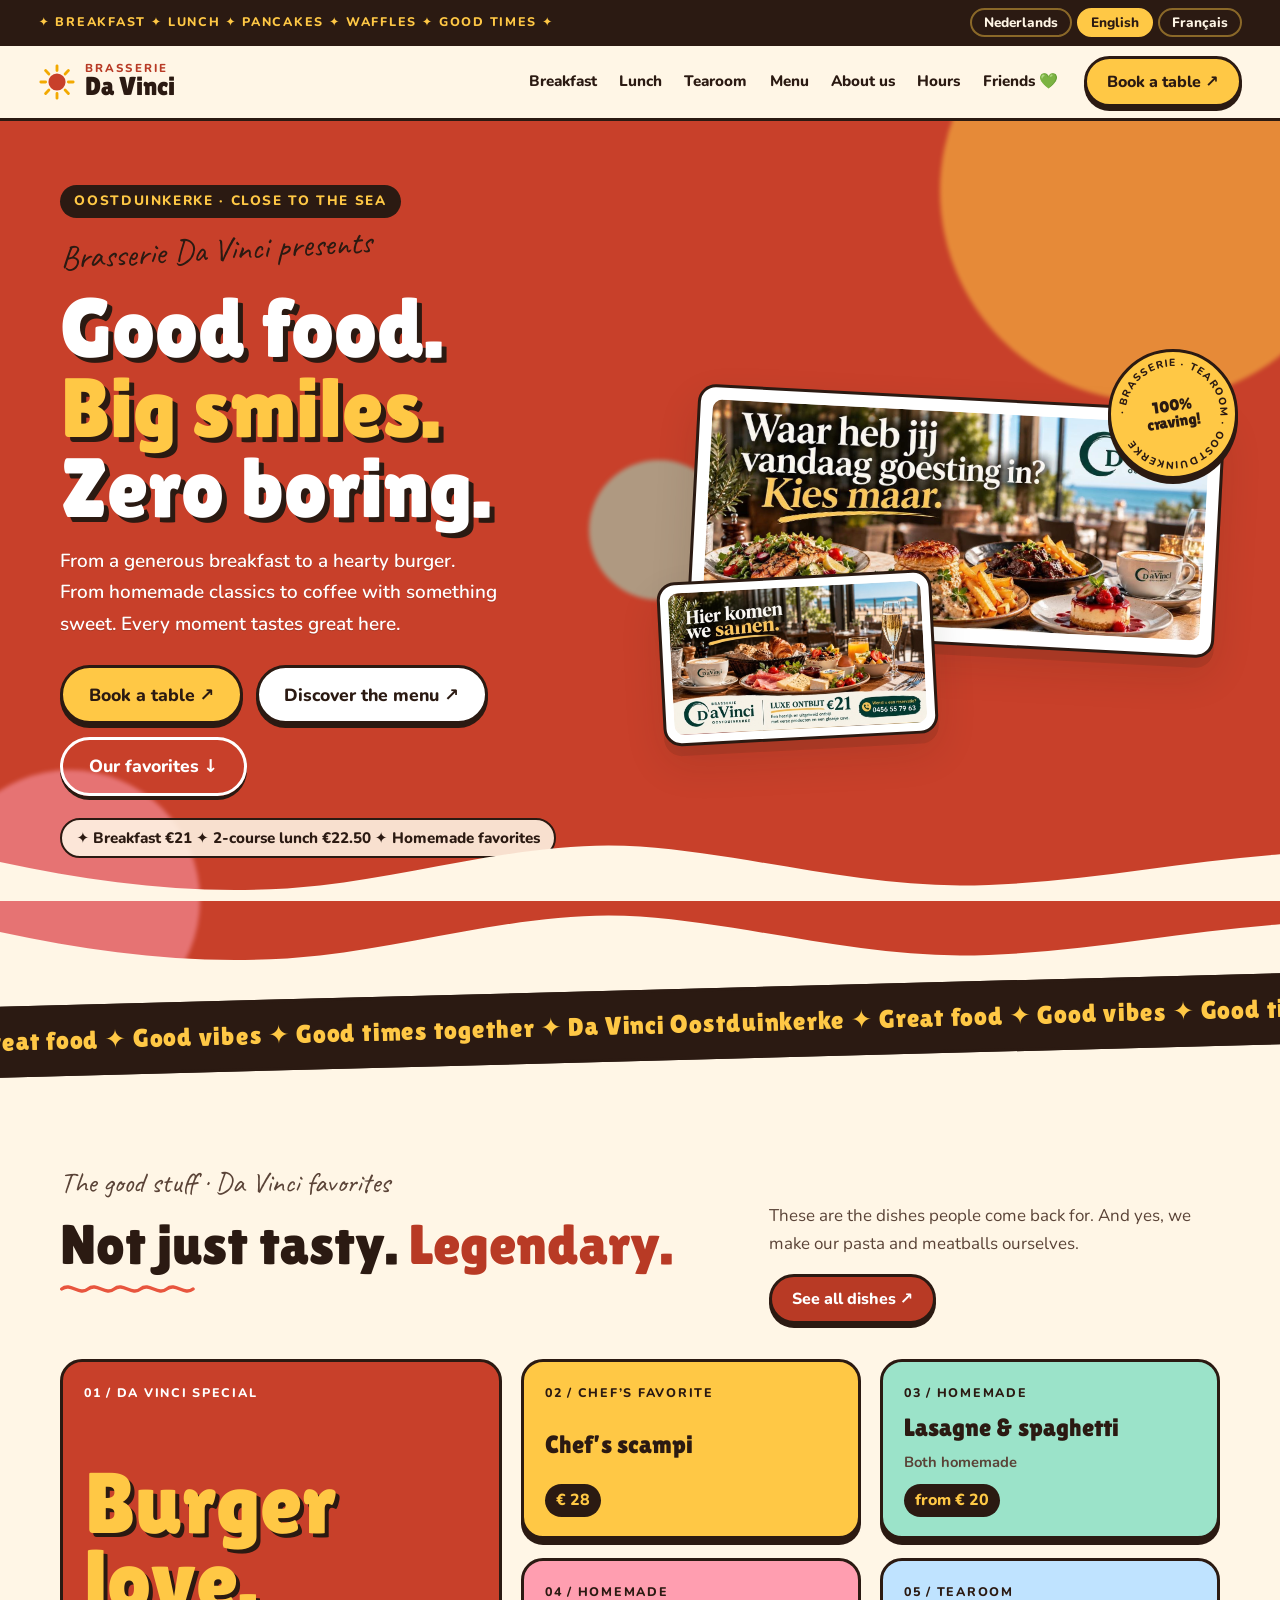
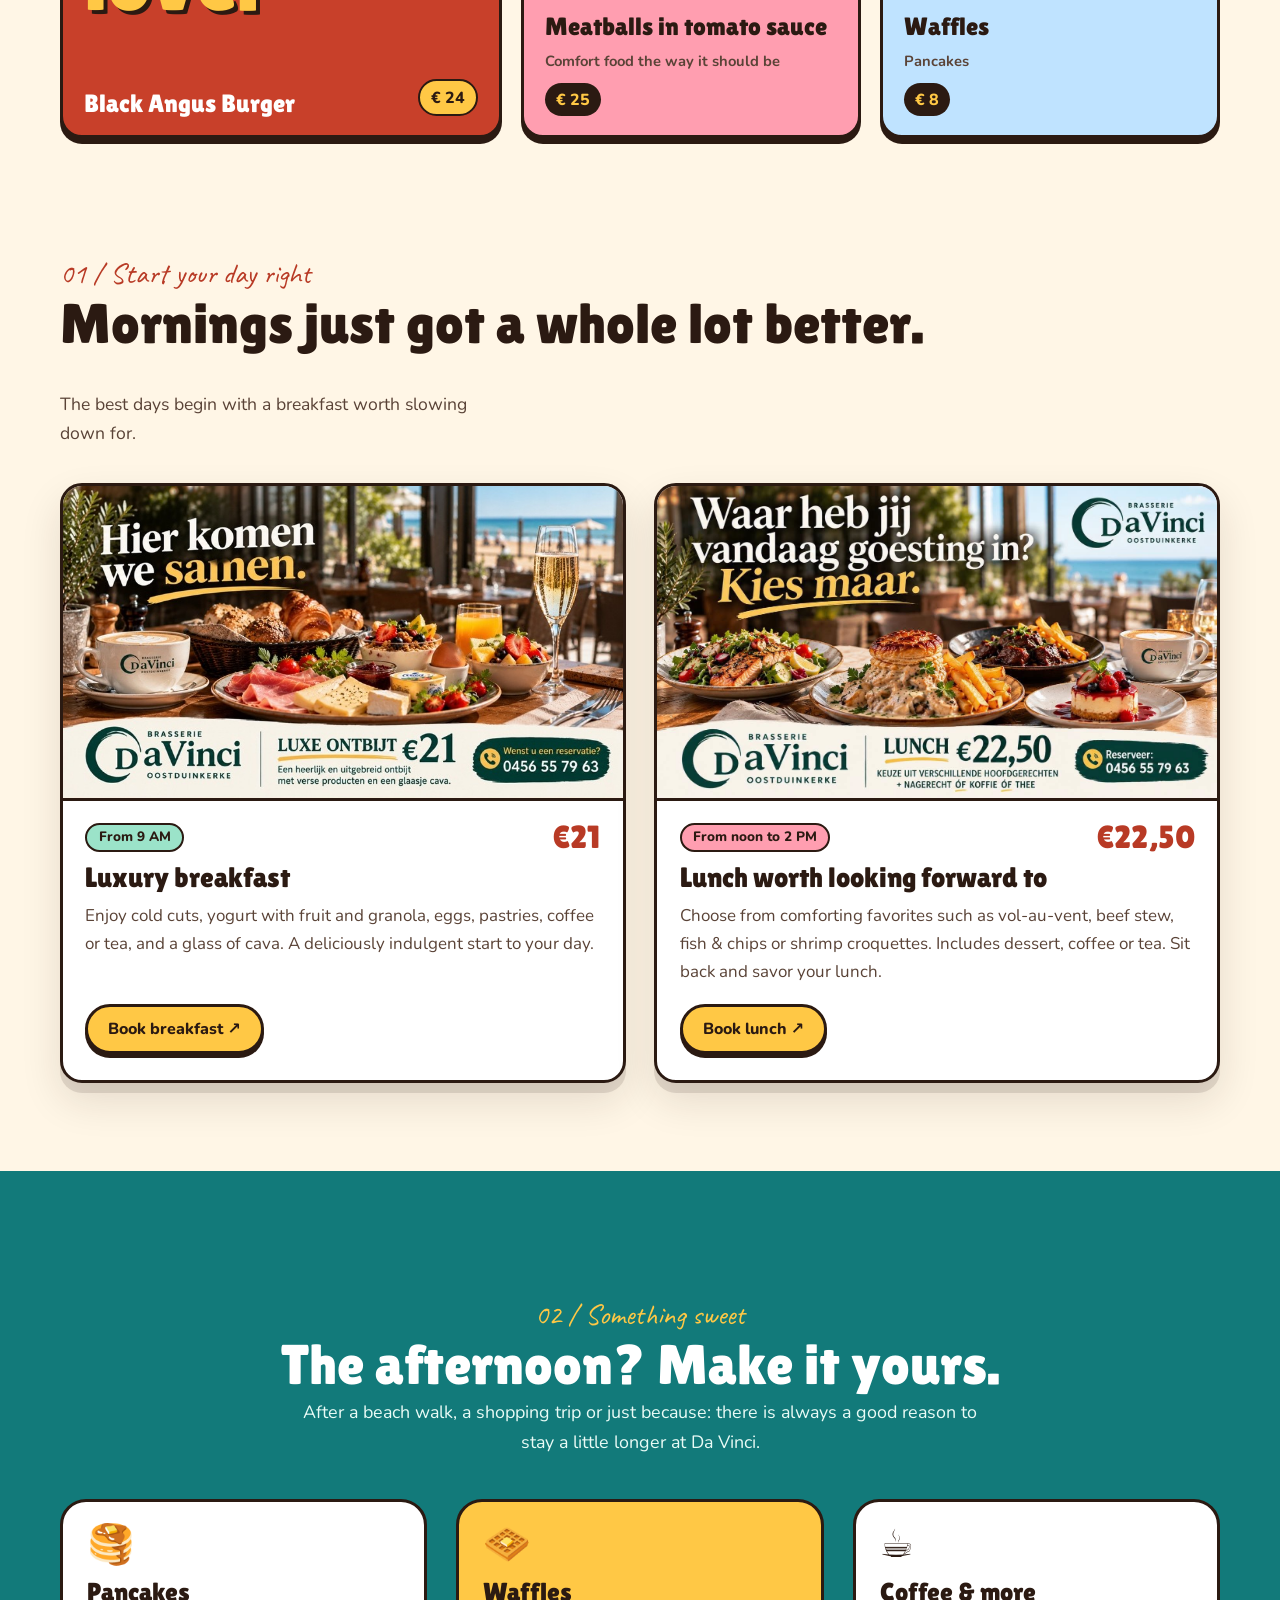
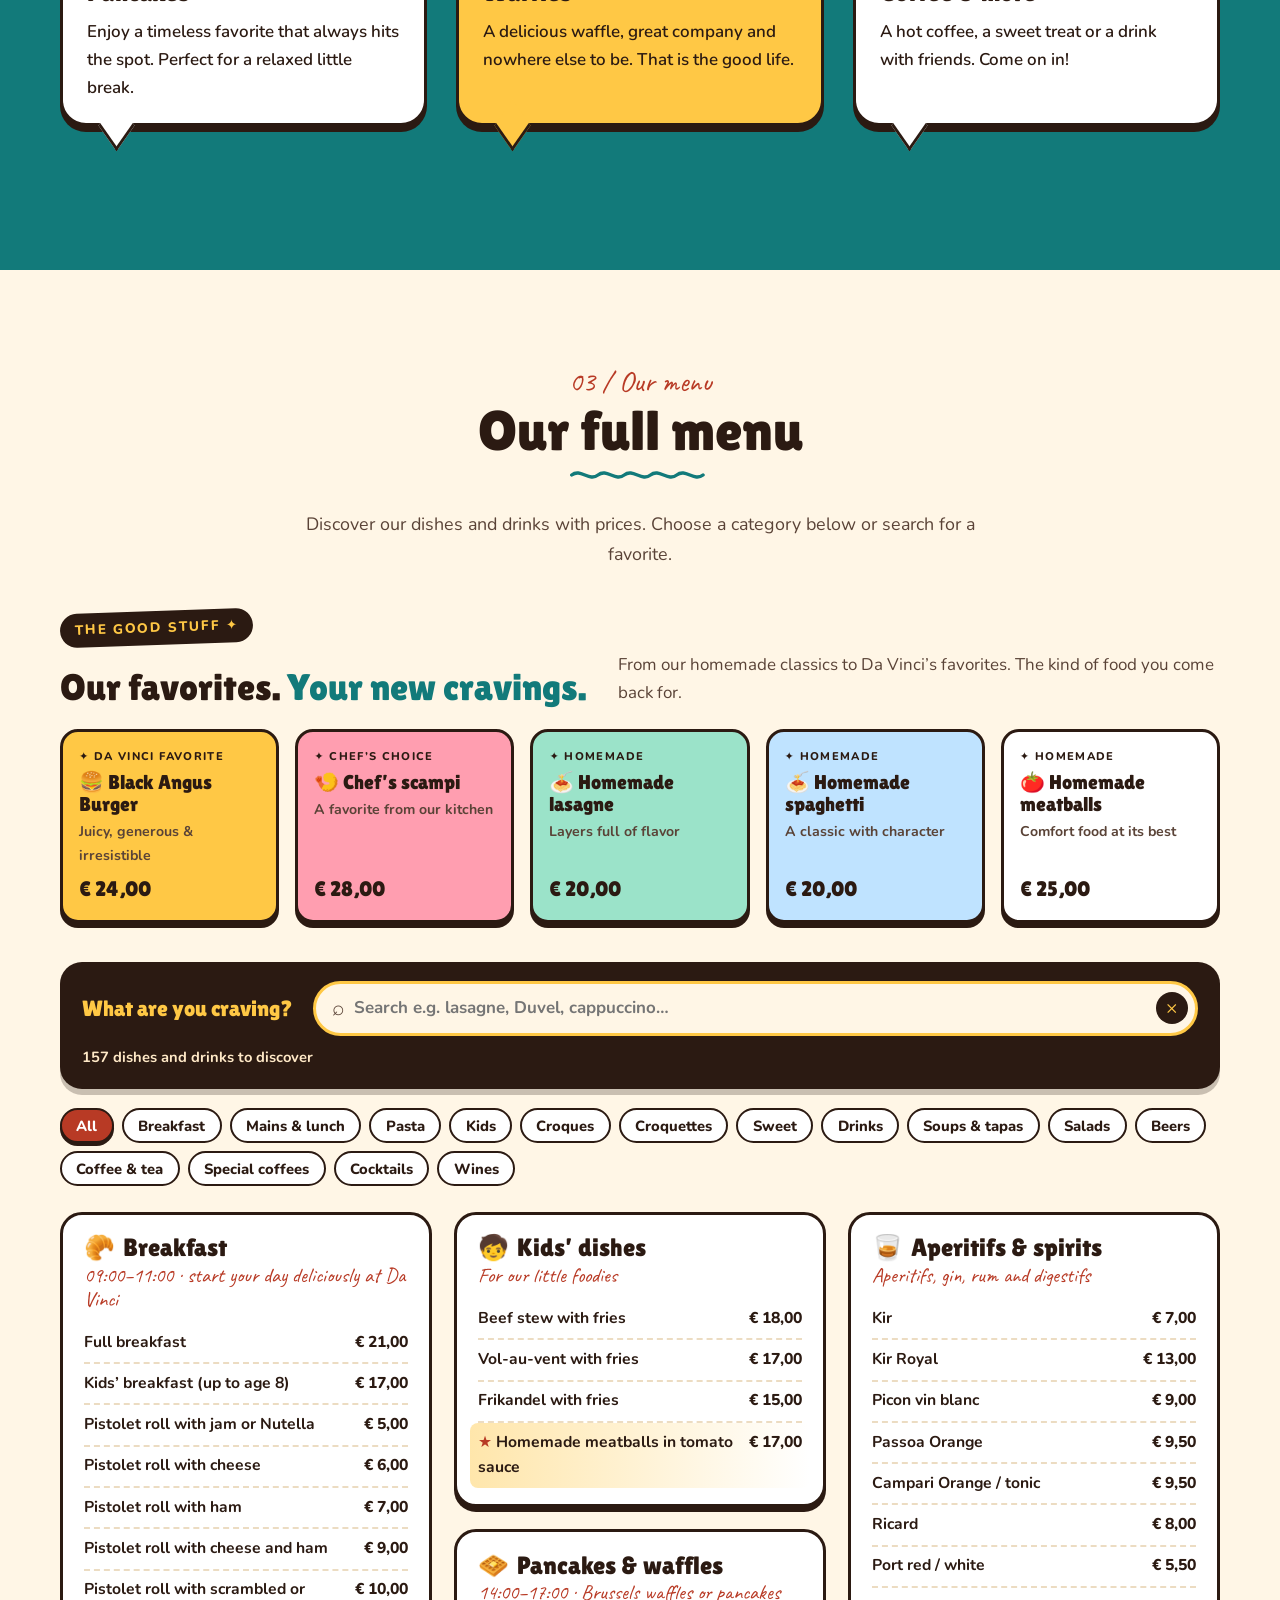
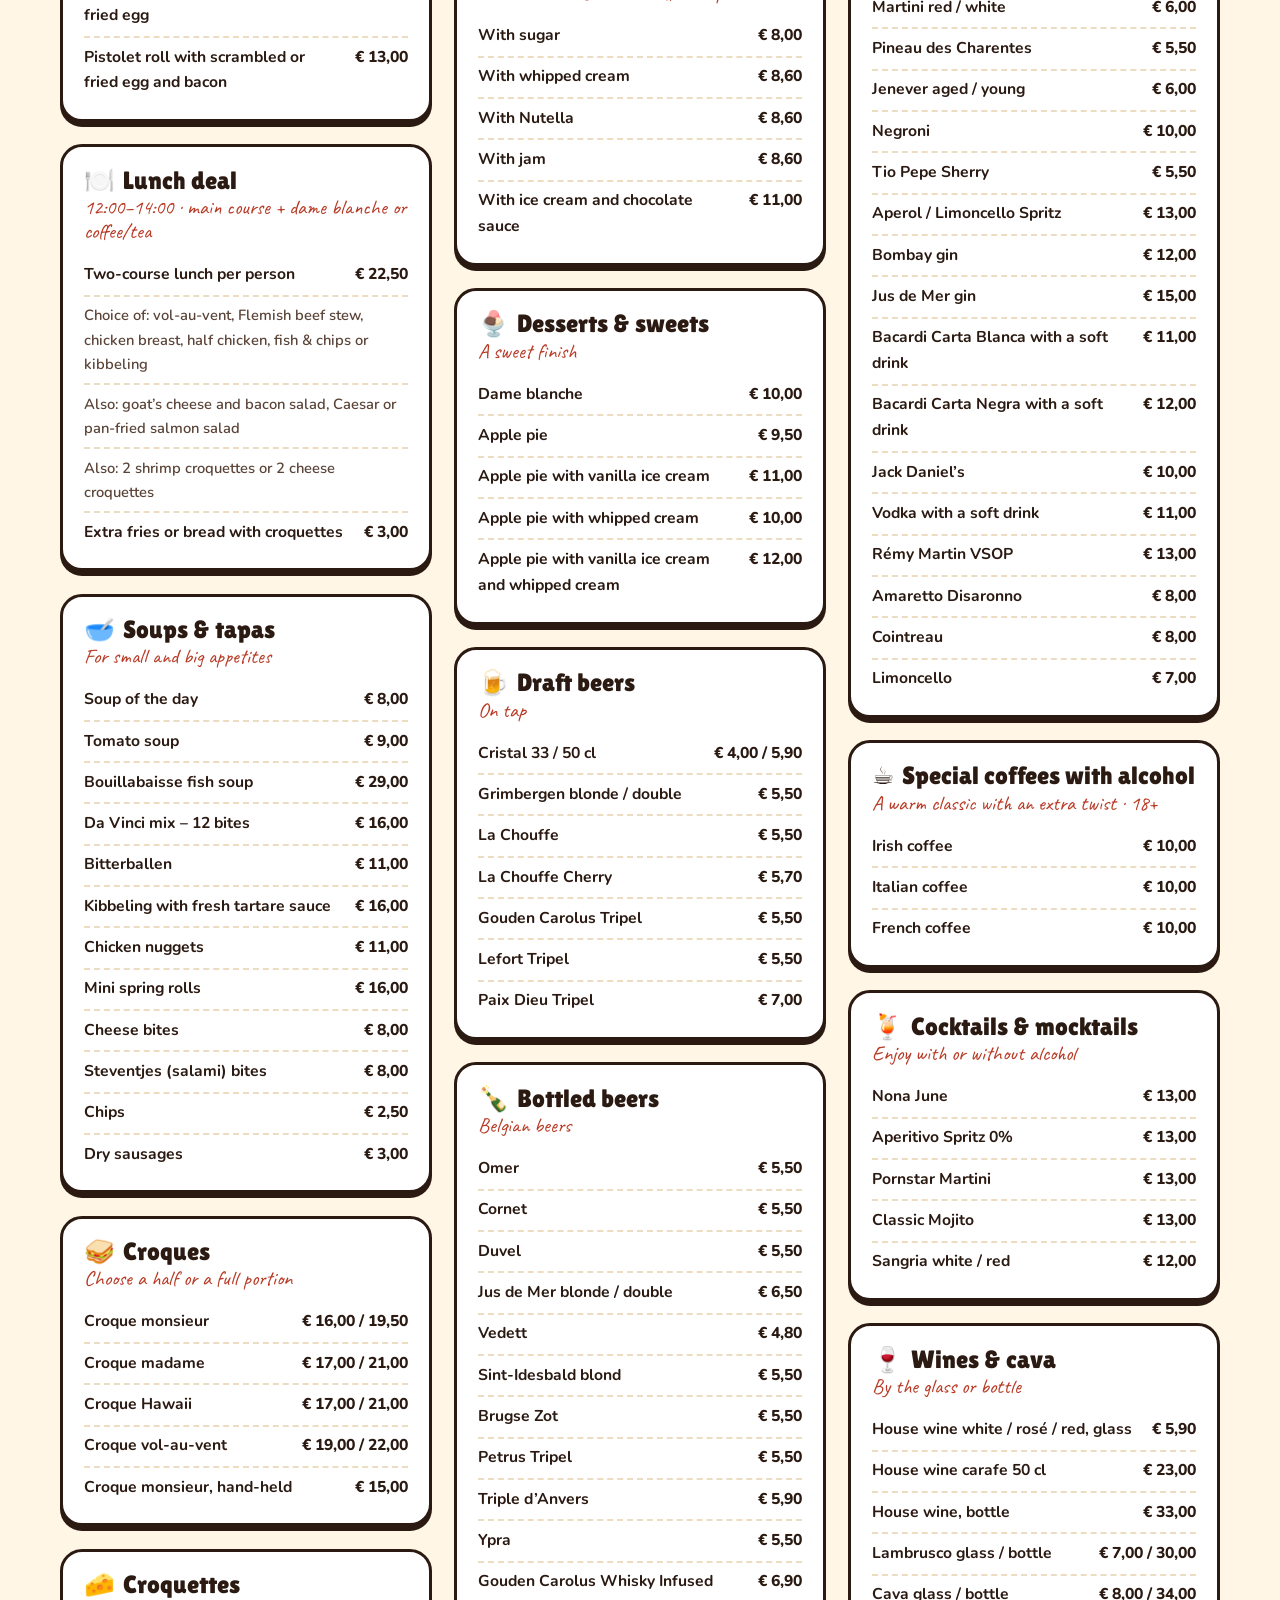
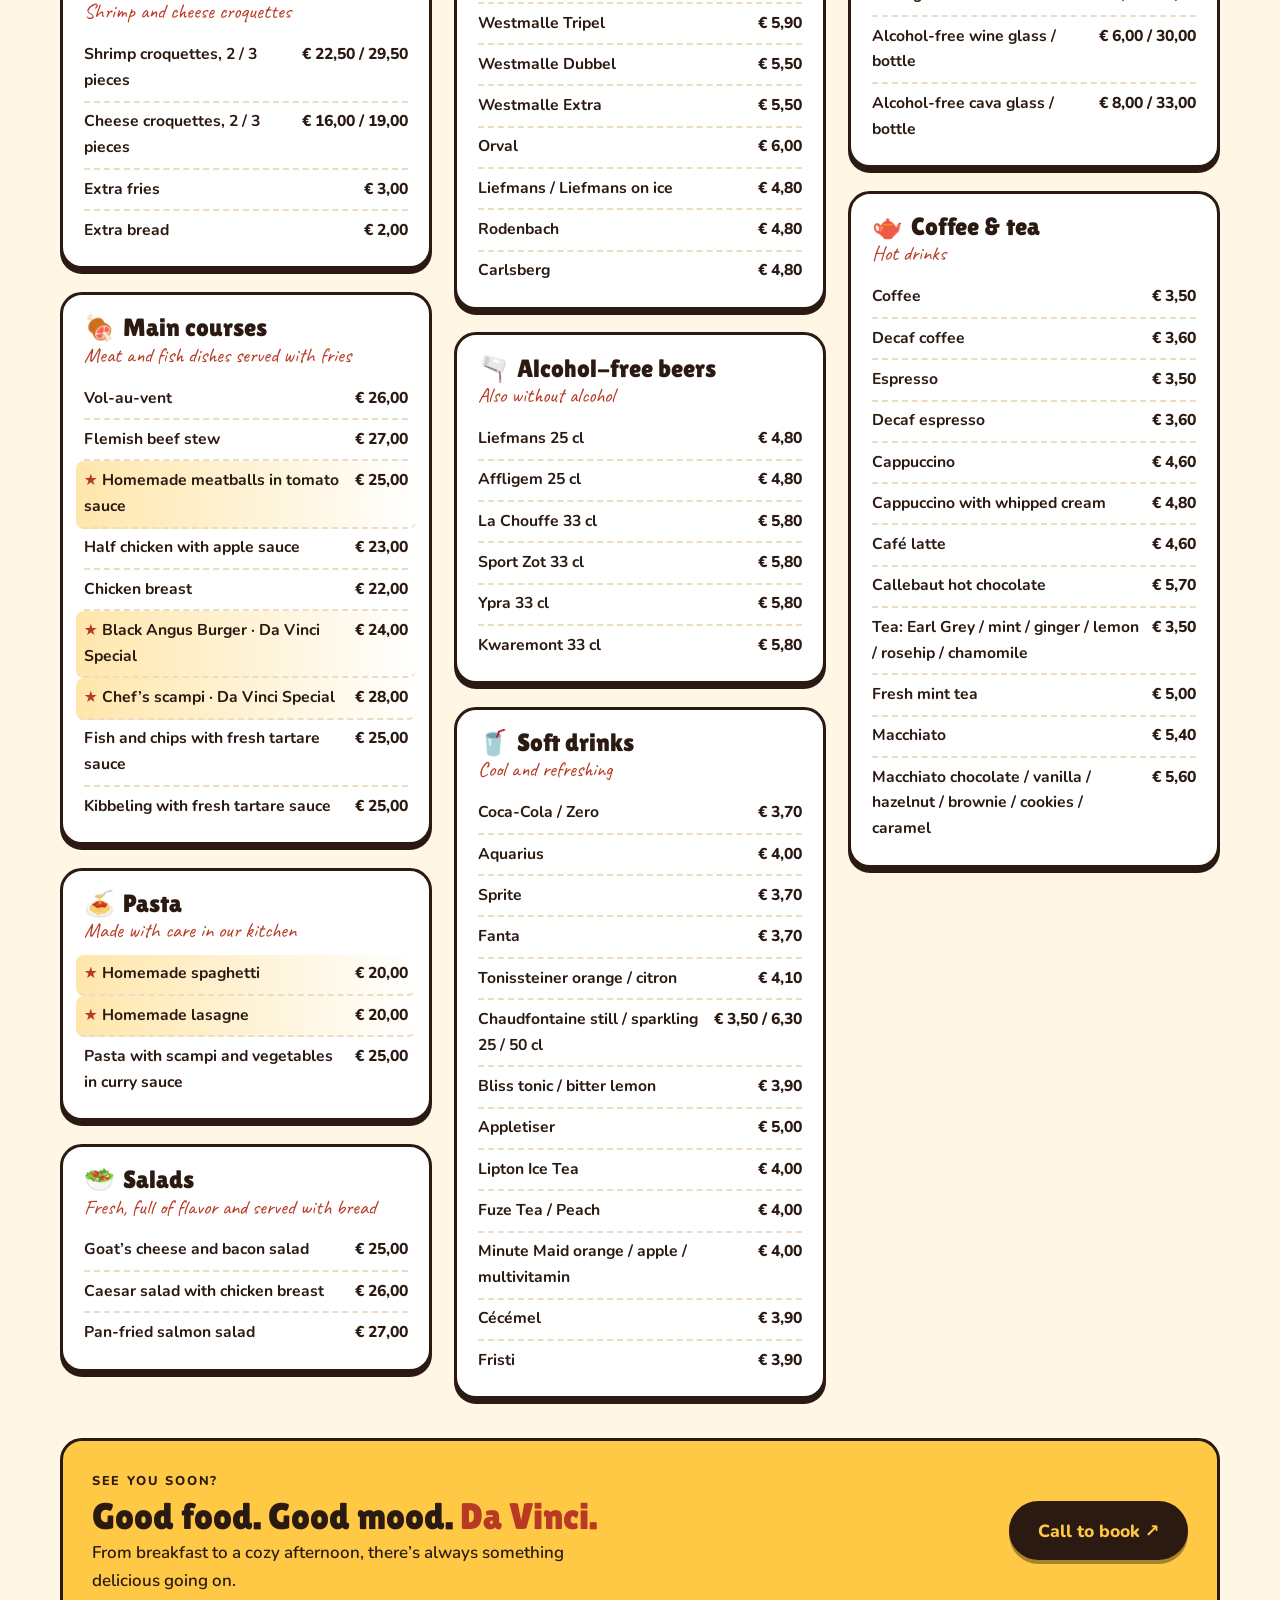
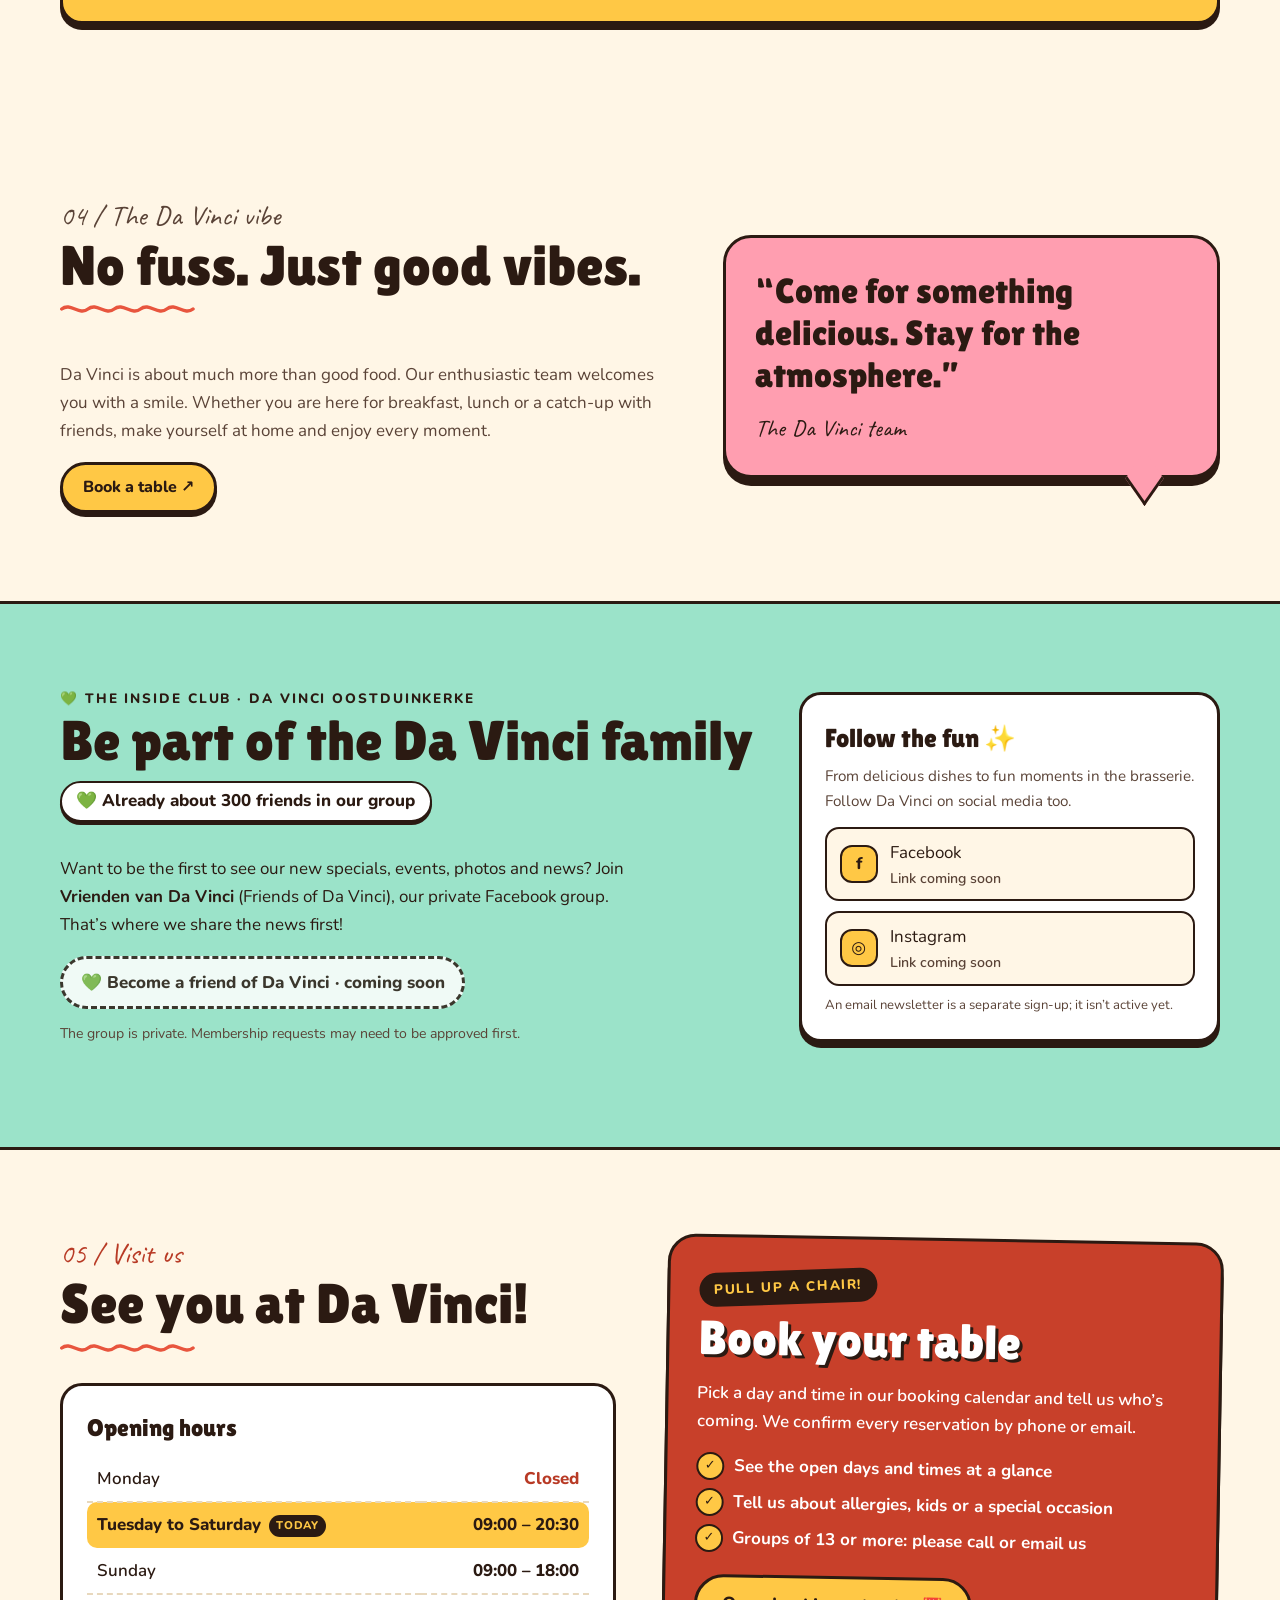
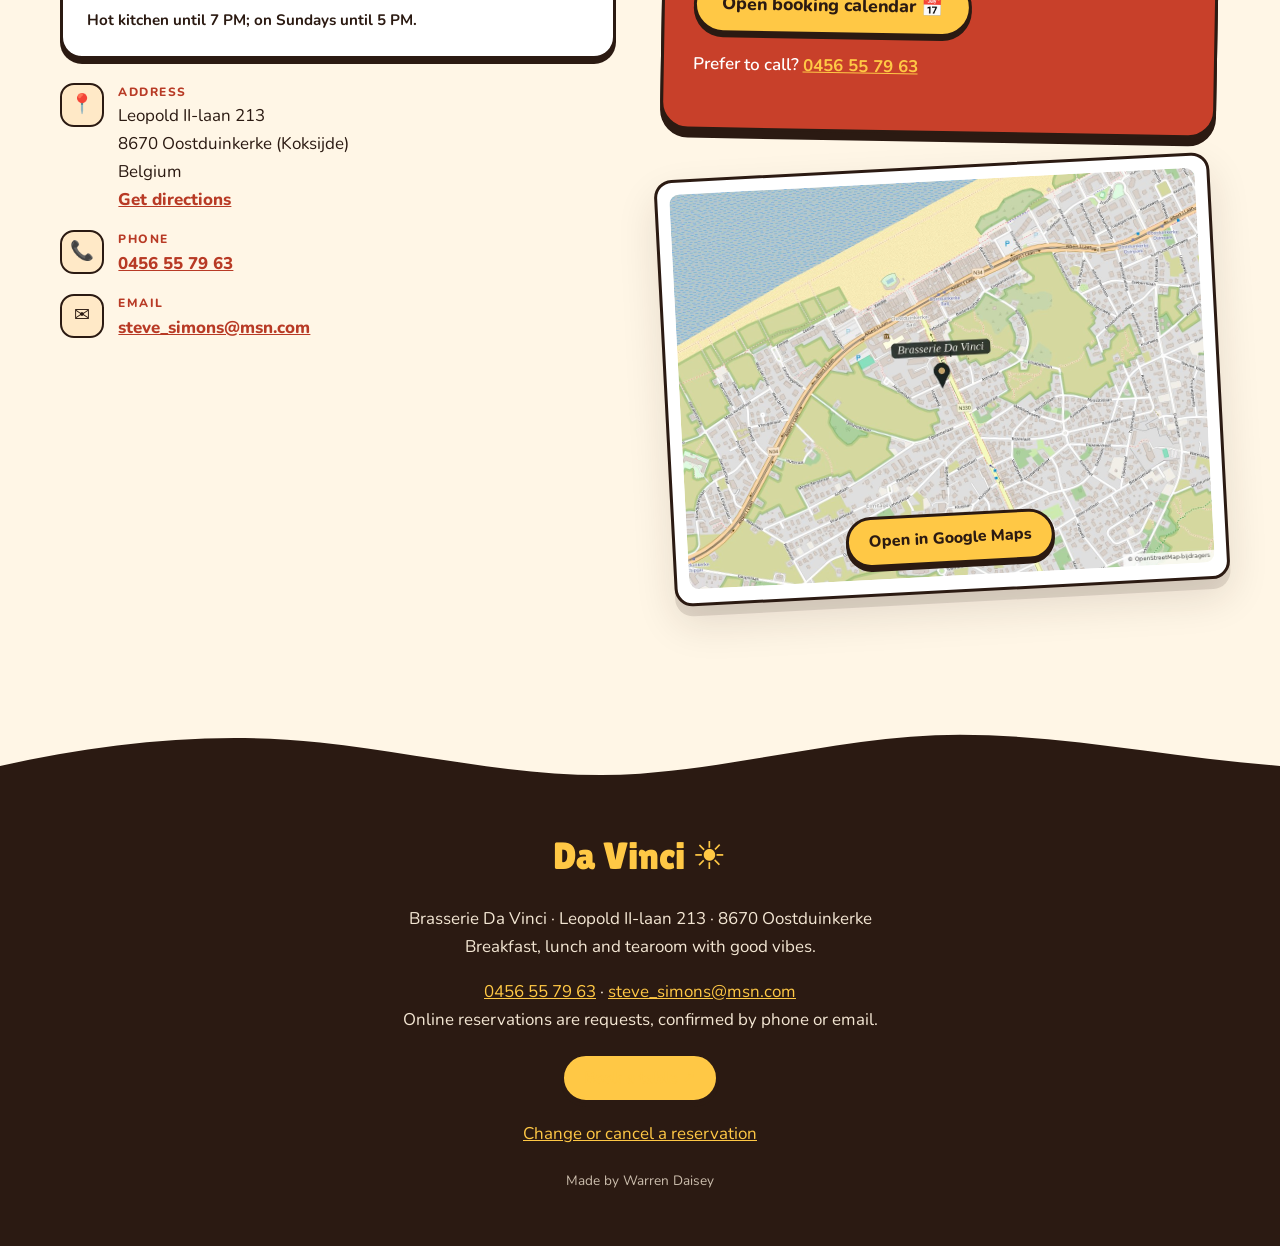
<file: index.html>
<!DOCTYPE html>
<html lang="en">
<head>
  <meta charset="utf-8">
  <meta name="viewport" content="width=device-width, initial-scale=1">
  <title>Brasserie Da Vinci Oostduinkerke | Breakfast, lunch &amp; tearoom</title>
  <meta name="description" content="Brasserie Da Vinci in Oostduinkerke: breakfast, lunch, tearoom and drinks a stone&#x27;s throw from the sea. See the full menu and request a table online.">
  <meta name="theme-color" content="#c8402a">
  <link rel="canonical" href="https://brasseriedavinci.com/">
  <link rel="alternate" hreflang="nl" href="https://brasseriedavinci.com/?lang=nl">
  <link rel="alternate" hreflang="en" href="https://brasseriedavinci.com/?lang=en">
  <link rel="alternate" hreflang="fr" href="https://brasseriedavinci.com/?lang=fr">
  <link rel="icon" href="/favicon.ico" sizes="any">
  <link rel="icon" href="/favicon.svg" type="image/svg+xml">
  <link rel="apple-touch-icon" href="/apple-touch-icon.png">
  <link rel="manifest" href="/site.webmanifest">
  <meta property="og:type" content="website">
  <meta property="og:site_name" content="Brasserie Da Vinci">
  <meta property="og:title" content="Brasserie Da Vinci · Oostduinkerke">
  <meta property="og:description" content="Brasserie Da Vinci in Oostduinkerke: breakfast, lunch, tearoom and drinks a stone&#x27;s throw from the sea. See the full menu and request a table online.">
  <meta property="og:url" content="https://brasseriedavinci.com/">
  <meta property="og:image" content="https://brasseriedavinci.com/assets/img/og.jpg">
  <link rel="preconnect" href="https://fonts.googleapis.com">
  <link rel="preconnect" href="https://fonts.gstatic.com" crossorigin>
  <link rel="stylesheet" href="https://fonts.googleapis.com/css2?family=Lilita+One&amp;family=Nunito:wght@400;600;700;800;900&amp;family=Caveat:wght@600&amp;display=swap">
  <link rel="preload" href="/assets/img/dv-hero.jpg" as="image">
  <script>document.documentElement.classList.add("js")</script>
  <style>
:root{
  --cream:#fff6e6; --cream-2:#ffe9c7; --ink:#2b1a12; --ink-soft:#5a4337;
  --coral:#c8402a; --coral-deep:#b83a25; --sun:#ffc845; --sun-deep:#f2a900;
  --sea:#127a7a; --sea-deep:#0b5555; --pink:#ff9eb0; --mint:#9be3c9; --sky:#bfe3ff;
  --radius:22px; --shadow:0 10px 0 rgba(43,26,18,.12), 0 18px 40px rgba(43,26,18,.12);
  --display:"Lilita One","Arial Rounded MT Bold",system-ui,sans-serif;
  --body:"Nunito",system-ui,-apple-system,"Segoe UI",sans-serif;
  --hand:"Caveat","Comic Sans MS",cursive;
}
*{box-sizing:border-box}
html,body{overflow-x:clip}
html{scroll-behavior:smooth;scroll-padding-top:120px}
body{margin:0;font-family:var(--body);font-size:1.06rem;line-height:1.65;color:var(--ink);background:var(--cream);-webkit-font-smoothing:antialiased}
body.bk-lock{overflow:hidden}
img{max-width:100%;height:auto;display:block}
a{color:var(--coral-deep)} a:hover{color:var(--sea-deep)}
button,input,select,textarea{font:inherit;color:inherit}
:focus-visible{outline:3px solid var(--sea);outline-offset:3px;border-radius:6px}
.sr-only{position:absolute;width:1px;height:1px;overflow:hidden;clip:rect(0 0 0 0);white-space:nowrap}
.skip{position:absolute;left:-999px;top:8px;background:var(--ink);color:#fff;padding:.6rem 1rem;border-radius:10px;z-index:300}
.skip:focus{left:8px}
.wrap{width:min(1160px,92vw);margin-inline:auto}
.center{text-align:center}
[hidden]{display:none!important}

/* Top bar with languages */
.topbar{background:var(--ink);color:var(--sun)}
.topbar-inner{width:min(1240px,94vw);margin-inline:auto;display:flex;align-items:center;justify-content:space-between;gap:1rem;min-height:42px}
.ticker{font-weight:800;font-size:.78rem;letter-spacing:.14em;text-transform:uppercase;white-space:nowrap;overflow:hidden;text-overflow:ellipsis;min-width:0}
.lang{display:flex;gap:.3rem;flex:none}
.lang button{font:800 .85rem var(--body);background:transparent;border:2px solid rgba(255,200,69,.45);color:var(--cream);padding:.18rem .75rem;border-radius:999px;cursor:pointer;transition:background .2s,color .2s,border-color .2s}
.lang button:hover{border-color:var(--sun)}
.lang button[aria-pressed="true"]{background:var(--sun);color:var(--ink);border-color:var(--sun)}

/* Header */
.header{position:sticky;top:0;z-index:100;background:rgba(255,246,230,.94);backdrop-filter:blur(10px);-webkit-backdrop-filter:blur(10px);border-bottom:3px solid var(--ink);transition:box-shadow .25s}
.header.scrolled{box-shadow:0 6px 0 rgba(43,26,18,.08)}
.header-inner{width:min(1240px,94vw);margin-inline:auto;display:flex;align-items:center;gap:1rem;height:72px}
.logo{display:flex;align-items:center;gap:.55rem;text-decoration:none;color:var(--ink);flex:none}
.logo:hover{color:var(--ink)}
.logo-sun{width:38px;height:38px;animation:spin 18s linear infinite}
.logo-sun circle{fill:var(--coral)} .logo-sun g{stroke:var(--sun-deep)}
.logo-kicker{display:block;font-size:.72rem;font-weight:800;letter-spacing:.18em;text-transform:uppercase;color:var(--coral-deep);line-height:1}
.logo-name{display:block;font-family:var(--display);font-size:1.6rem;line-height:1}
.nav{display:flex;gap:.1rem;margin-left:auto}
.nav a{font-weight:800;font-size:.95rem;text-decoration:none;color:var(--ink);padding:.4rem .65rem;border-radius:999px;transition:background .2s,transform .2s;white-space:nowrap}
.nav a:hover{background:var(--sun);transform:rotate(-2deg)}
.header-tools{display:flex;align-items:center;gap:.6rem;flex:none}
.menu-toggle{display:none;width:44px;height:44px;border:2px solid var(--ink);border-radius:12px;background:var(--sun);cursor:pointer;position:relative}
.menu-toggle span,.menu-toggle span::before,.menu-toggle span::after{position:absolute;left:10px;right:10px;height:3px;background:var(--ink);border-radius:3px;content:"";transition:transform .25s,opacity .2s}
.menu-toggle span{top:50%;margin-top:-1.5px}
.menu-toggle span::before{top:-8px;left:0;right:0} .menu-toggle span::after{top:8px;left:0;right:0}
.menu-toggle[aria-expanded="true"] span{background:transparent}
.menu-toggle[aria-expanded="true"] span::before{transform:translateY(8px) rotate(45deg)}
.menu-toggle[aria-expanded="true"] span::after{transform:translateY(-8px) rotate(-45deg)}
.mobile-nav{display:none}

/* Buttons */
.btn{display:inline-flex;align-items:center;justify-content:center;gap:.5rem;font:800 1rem var(--body);text-decoration:none;padding:.7rem 1.25rem;border-radius:999px;border:3px solid var(--ink);box-shadow:0 4px 0 var(--ink);transition:transform .15s,box-shadow .15s;cursor:pointer;white-space:nowrap;background:var(--sun);color:var(--ink)}
.btn:hover{transform:translateY(-3px) rotate(-1deg);box-shadow:0 7px 0 var(--ink);color:var(--ink)}
.btn:active{transform:translateY(2px);box-shadow:0 2px 0 var(--ink)}
.btn:disabled{opacity:.6;cursor:wait;transform:none}
.btn-lg{font-size:1.1rem;padding:.9rem 1.6rem}
.btn-sun{background:var(--sun);color:var(--ink)}
.btn-coral{background:var(--coral-deep);color:#fff} .btn-coral:hover{color:#fff}
.btn-ghost{background:#fff;color:var(--ink)}
.btn-ink{background:var(--ink);color:var(--sun);box-shadow:0 4px 0 rgba(0,0,0,.35)} .btn-ink:hover{color:var(--sun)}
.btn-outline{background:transparent;color:var(--ink)} .btn-outline:hover{background:#fff}
.btn-link{background:none;border:0;box-shadow:none;padding:.5rem .2rem;font-weight:800;color:var(--ink-soft);text-decoration:underline;text-underline-offset:3px;cursor:pointer}
.btn-link:hover{color:var(--coral-deep)}

/* Hero */
.hero{position:relative;background:var(--coral);color:#fff;overflow:hidden;padding:4rem 0 7rem}
.hero-bg .blob{position:absolute;border-radius:50%;filter:blur(2px);opacity:.55}
.b1{width:420px;height:420px;background:var(--sun);top:-140px;right:-80px;animation:float 9s ease-in-out infinite}
.b2{width:260px;height:260px;background:var(--pink);bottom:-60px;left:-60px;animation:float 11s ease-in-out infinite reverse}
.b3{width:140px;height:140px;background:var(--mint);top:40%;left:46%;animation:float 7s ease-in-out infinite}
.hero-inner{position:relative;width:min(1160px,92vw);margin-inline:auto;display:grid;grid-template-columns:1.05fr .95fr;gap:3rem;align-items:center}
.pill{display:inline-block;background:var(--ink);color:var(--sun);font-weight:800;font-size:.85rem;letter-spacing:.12em;text-transform:uppercase;padding:.35rem .9rem;border-radius:999px;margin:0}
.hello{font-family:var(--hand);font-size:2.1rem;color:var(--ink);margin:.8rem 0 -.2rem;transform:rotate(-3deg);transform-origin:left}
h1{font-family:var(--display);font-weight:400;line-height:.95;margin:.3rem 0 1.1rem;font-size:clamp(2.9rem,6.6vw,5.4rem);color:#fff;text-shadow:5px 5px 0 var(--ink)}
h1 span{display:block}
h1 .h1-b{color:var(--sun)}
.hero-lead{font-size:1.18rem;max-width:40ch;font-weight:600;color:#fff;margin:0 0 1.6rem;text-shadow:0 1px 0 rgba(0,0,0,.15)}
.hero-actions{display:flex;flex-wrap:wrap;gap:.8rem}
.hero-micro{margin:1.4rem 0 0;font-weight:800;font-size:.95rem;color:var(--ink);background:rgba(255,246,230,.88);display:inline-block;padding:.35rem .9rem;border-radius:999px;border:2px solid var(--ink)}
.hero-art{position:relative;min-width:0}
.polaroid{background:#fff;padding:12px 12px 14px;border:3px solid var(--ink);border-radius:18px;box-shadow:var(--shadow);transition:transform .35s cubic-bezier(.3,1.6,.5,1)}
.polaroid img{border-radius:10px;width:100%}
.tilt-l{transform:rotate(-3deg)} .tilt-r{transform:rotate(3deg)}
.polaroid:hover{transform:rotate(0) scale(1.02)}
.hero-art .polaroid img{aspect-ratio:1440/625;object-fit:cover}
.hero-art .polaroid.sub{position:absolute;width:52%;left:-6%;bottom:-38%;padding:8px}
.hero-art .polaroid.sub img{aspect-ratio:16/9}
.sticker-round{position:absolute;width:130px;height:130px;right:-18px;top:-48px;background:var(--sun);border:3px solid var(--ink);border-radius:50%;display:grid;place-items:center;box-shadow:0 5px 0 var(--ink);color:var(--ink);text-align:center}
.sticker-round svg{position:absolute;inset:0;width:100%;height:100%}
.sticker-text{font:800 10px var(--body);letter-spacing:.12em;fill:var(--ink)}
.sticker-core{font-family:var(--display);font-size:1rem;line-height:1;max-width:70px;transform:rotate(-8deg)}
.spin-slow svg{animation:spin 16s linear infinite}
.wave{position:absolute;left:0;width:100%;height:70px;display:block}
.wave-bottom{bottom:-1px} .wave-top{top:-1px}

/* Sections */
.section{padding:5.5rem 0;position:relative}
.kicker{font-family:var(--hand);font-size:1.8rem;color:var(--coral-deep);margin:0;line-height:1.1}
.kicker-light{color:var(--sun)}
.section-title{font-family:var(--display);font-weight:400;font-size:clamp(2.2rem,5vw,3.5rem);line-height:1.05;margin:.25rem 0 .3rem}
.section-title em{font-style:normal;color:var(--coral-deep)}
.section-title.light{color:#fff} .section-title.light em{color:var(--sun)}
.squiggle{width:140px;height:14px;margin:.2rem 0 1.2rem}
.center .squiggle{margin-inline:auto}
.lede{max-width:62ch;margin:0 auto 2.6rem;color:var(--ink-soft);font-size:1.12rem}
.light-lede{color:#e9fbf6}

.marquee-wrap{overflow:hidden;padding:1.2rem 0}
.marquee{background:var(--ink);color:var(--sun);overflow:hidden;border-block:3px solid var(--ink);transform:rotate(-1.5deg);margin:0 -2vw;padding:.7rem 0}
.marquee-track{display:flex;width:max-content;animation:marquee 32s linear infinite}
.marquee-track span{font-family:var(--display);font-size:1.6rem;letter-spacing:.03em;white-space:nowrap;padding-right:.5rem}

/* Favorites */
.fav-head{display:grid;grid-template-columns:1.2fr .8fr;gap:2rem;align-items:end;margin-bottom:2.2rem}
.fav-head p{color:var(--ink-soft);margin:0 0 1rem}
.fav-grid{display:grid;grid-template-columns:1.3fr 1fr 1fr;grid-template-rows:auto auto;gap:1.2rem}
.fav{position:relative;display:flex;flex-direction:column;justify-content:space-between;gap:.6rem;text-decoration:none;color:var(--ink);border:3px solid var(--ink);border-radius:var(--radius);padding:1.3rem 1.3rem 1.2rem;box-shadow:0 6px 0 var(--ink);transition:transform .25s cubic-bezier(.3,1.6,.5,1);min-height:180px}
.fav:hover{color:var(--ink);transform:translateY(-6px) rotate(-1.5deg)}
.fav:nth-child(odd):hover{transform:translateY(-6px) rotate(1.5deg)}
.fav-big{grid-row:span 2;background:var(--coral);color:#fff}
.fav-big:hover{color:#fff}
.fav-no{font-weight:800;font-size:.78rem;letter-spacing:.14em;text-transform:uppercase}
.fav-giant{font-family:var(--display);font-size:clamp(3rem,7vw,5.4rem);line-height:.9;color:var(--sun);text-shadow:4px 4px 0 var(--ink)}
.fav strong{font-family:var(--display);font-weight:400;font-size:1.55rem;line-height:1.05}
.fav small{font-weight:700;color:var(--ink-soft);font-size:.92rem}
.fav-foot{display:flex;justify-content:space-between;align-items:flex-end;gap:1rem}
.price-chip{flex:none;align-self:flex-start;background:var(--ink);color:var(--sun);font-weight:800;padding:.2rem .7rem;border-radius:999px;font-size:1rem;white-space:nowrap}
.fav-big .price-chip{background:var(--sun);color:var(--ink);border:2px solid var(--ink)}
.c1{background:var(--sun)} .c2{background:var(--mint)} .c3{background:var(--pink)} .c4{background:var(--sky)}

/* Breakfast & lunch cards */
.food-head{display:flex;justify-content:space-between;align-items:flex-end;gap:2rem;flex-wrap:wrap;margin-bottom:2.2rem}
.food-head p.lead{max-width:38ch;color:var(--ink-soft);margin:0;font-size:1.1rem}
.cards{display:grid;grid-template-columns:repeat(2,1fr);gap:1.8rem}
.card{background:#fff;border:3px solid var(--ink);border-radius:var(--radius);overflow:hidden;box-shadow:var(--shadow);transition:transform .3s cubic-bezier(.3,1.6,.5,1);display:flex;flex-direction:column}
.card:nth-child(1):hover{transform:translateY(-8px) rotate(-1deg)}
.card:nth-child(2):hover{transform:translateY(-8px) rotate(1deg)}
.card-img{position:relative;aspect-ratio:16/9;overflow:hidden;border-bottom:3px solid var(--ink);background:var(--cream-2)}
.card-img img{width:100%;height:100%;object-fit:cover;transition:transform .6s}
.card:hover .card-img img{transform:scale(1.05)}
.card-body{padding:1.3rem 1.4rem 1.6rem;display:flex;flex-direction:column;gap:.55rem;flex:1}
.card-top{display:flex;justify-content:space-between;align-items:center;gap:.8rem;flex-wrap:wrap}
.time-tag{display:inline-block;background:var(--mint);border:2px solid var(--ink);border-radius:999px;padding:.1rem .7rem;font-weight:800;font-size:.85rem}
.card:nth-child(2) .time-tag{background:var(--pink)}
.card-body h3{font-family:var(--display);font-weight:400;font-size:1.75rem;line-height:1.1;margin:0}
.big-price{font-family:var(--display);font-size:2rem;color:var(--coral-deep);line-height:1}
.card-body p{margin:0;color:var(--ink-soft);flex:1}
.card-body .btn{align-self:flex-start;margin-top:.6rem}

/* Tearoom */
.tea{background:var(--sea);color:#fff;padding:8rem 0 9rem}
.tea-grid{display:grid;grid-template-columns:repeat(3,1fr);gap:1.8rem;margin-top:1rem}
.bubble{position:relative;margin:0;background:#fff;color:var(--ink);border:3px solid var(--ink);border-radius:26px;padding:1.5rem 1.5rem 1.3rem;box-shadow:0 6px 0 var(--ink)}
.bubble::after{content:"";position:absolute;bottom:-18px;left:38px;width:28px;height:28px;background:inherit;border-right:3px solid var(--ink);border-bottom:3px solid var(--ink);transform:rotate(45deg) skew(10deg,10deg)}
.bubble:nth-child(1){transform:rotate(-2deg)} .bubble:nth-child(2){transform:rotate(1.5deg);background:var(--sun)} .bubble:nth-child(3){transform:rotate(-1deg)}
.bubble .emoji{font-size:2.4rem;line-height:1}
.bubble h3{font-family:var(--display);font-weight:400;font-size:1.6rem;margin:.4rem 0 .3rem}
.bubble p{margin:0;font-weight:600}

/* Menu */
.menu-sec{padding-top:6rem}
.spot-head{display:grid;grid-template-columns:auto 1fr;gap:.4rem 2rem;align-items:end;margin:1.2rem 0 1.4rem}
.spot-head .pill{grid-column:1/-1;justify-self:start;transform:rotate(-2deg)}
.spot-head h3{font-family:var(--display);font-weight:400;font-size:clamp(1.7rem,3.4vw,2.3rem);line-height:1.05;margin:.4rem 0 0}
.spot-head h3 em{font-style:normal;color:var(--sea)}
.spot-head p{margin:0;color:var(--ink-soft)}
.spot-head .pill{color:var(--sun)}
.spotlight{display:grid;grid-template-columns:repeat(5,1fr);gap:1rem;margin-bottom:2.4rem}
.spot{background:#fff;border:3px solid var(--ink);border-radius:18px;padding:1rem 1rem .9rem;box-shadow:0 5px 0 var(--ink);display:flex;flex-direction:column;gap:.3rem}
.spot:nth-child(5n+1){background:var(--sun)} .spot:nth-child(5n+2){background:var(--pink)} .spot:nth-child(5n+3){background:var(--mint)} .spot:nth-child(5n+4){background:var(--sky)} .spot:nth-child(5n+5){background:#fff}
.spot-tag{font-size:.7rem;font-weight:800;letter-spacing:.12em;text-transform:uppercase}
.spot strong{font-family:var(--display);font-weight:400;font-size:1.25rem;line-height:1.1}
.spot small{color:var(--ink-soft);font-weight:700;flex:1}
.spot b{font-family:var(--display);font-weight:400;font-size:1.3rem}
.searchbar{background:var(--ink);color:var(--cream);border-radius:var(--radius);padding:1.2rem 1.4rem;display:grid;grid-template-columns:auto 1fr;gap:.6rem 1.2rem;align-items:center;margin-bottom:1.2rem;box-shadow:0 6px 0 rgba(43,26,18,.25)}
.searchbar label{font-family:var(--display);font-size:1.4rem;color:var(--sun)}
.searchbox{display:flex;align-items:center;background:var(--cream);border-radius:999px;border:3px solid var(--sun);padding:0 .4rem 0 1rem;min-width:0}
.searchbox span{color:var(--ink-soft);font-size:1.3rem}
.searchbox input{flex:1;min-width:0;border:0;background:transparent;padding:.65rem .6rem;color:var(--ink);outline:none;font-weight:700}
.searchbox button{border:0;background:var(--ink);color:var(--sun);width:32px;height:32px;border-radius:50%;cursor:pointer;font-size:1.2rem;line-height:1;flex:none}
#dv-count{grid-column:1/-1;margin:0;font-weight:700;font-size:.92rem;color:var(--cream-2)}
.menu-tabs{display:flex;flex-wrap:wrap;gap:.5rem;margin:0 0 1.6rem}
.menu-tabs button{font:800 .92rem var(--body);background:#fff;border:2px solid var(--ink);border-radius:999px;padding:.35rem .9rem;cursor:pointer;transition:transform .15s,background .15s}
.menu-tabs button:hover{background:var(--cream-2);transform:rotate(-2deg)}
.menu-tabs button[aria-selected="true"]{background:var(--coral-deep);color:#fff;box-shadow:0 3px 0 var(--ink)}
.menu-grid{columns:3 300px;column-gap:1.4rem}
.menu-cat{break-inside:avoid;background:#fff;border:3px solid var(--ink);border-radius:var(--radius);padding:1.2rem 1.3rem 1rem;margin:0 0 1.4rem;box-shadow:0 5px 0 var(--ink);display:inline-block;width:100%}
.menu-cat h3{font-family:var(--display);font-weight:400;font-size:1.55rem;line-height:1.1;margin:0;display:flex;gap:.5rem;align-items:center}
.menu-sub{margin:.15rem 0 .7rem;font-family:var(--hand);font-size:1.3rem;line-height:1.15;color:var(--coral-deep)}
.menu-cat ul{list-style:none;margin:0;padding:0}
.menu-cat li{display:flex;justify-content:space-between;align-items:baseline;gap:.8rem;padding:.42rem 0;border-bottom:2px dashed #ecdcc2;font-size:.98rem}
.menu-cat li:last-child{border-bottom:0}
.menu-cat li strong{font-weight:700}
.menu-cat li span{flex:none;font-weight:800;font-variant-numeric:tabular-nums;white-space:nowrap}
.menu-cat li.sig{background:linear-gradient(90deg,rgba(255,200,69,.45),rgba(255,200,69,0));margin:0 -.5rem;padding-inline:.5rem;border-radius:8px}
.menu-cat li.sig strong::before{content:"★ ";color:var(--coral-deep)}
.menu-cat li.note strong{font-weight:600;color:var(--ink-soft);font-size:.92rem}
.menu-cta{display:flex;justify-content:space-between;align-items:center;gap:1.5rem;flex-wrap:wrap;background:var(--sun);border:3px solid var(--ink);border-radius:var(--radius);padding:1.6rem 1.8rem;box-shadow:0 6px 0 var(--ink);margin-top:1rem;transform:rotate(-.6deg)}
.menu-cta span{font-weight:800;letter-spacing:.14em;font-size:.8rem;text-transform:uppercase}
.menu-cta h3{font-family:var(--display);font-weight:400;font-size:clamp(1.6rem,3.4vw,2.3rem);margin:.2rem 0;line-height:1.05}
.menu-cta h3 em{font-style:normal;color:var(--coral-deep)}
.menu-cta p{margin:0;font-weight:600;max-width:52ch}

/* About */
.about-grid{display:grid;grid-template-columns:1.1fr .9fr;gap:3.5rem;align-items:center}
.about-copy p{color:var(--ink-soft)}
.quote-big{position:relative;margin:0;background:var(--pink);border:3px solid var(--ink);border-radius:28px;padding:2rem 1.8rem 1.6rem;box-shadow:0 8px 0 var(--ink);transform:rotate(2deg)}
.quote-big::after{content:"";position:absolute;bottom:-20px;right:56px;width:30px;height:30px;background:var(--pink);border-right:3px solid var(--ink);border-bottom:3px solid var(--ink);transform:rotate(45deg) skew(10deg,10deg)}
.quote-big p{font-family:var(--display);font-size:clamp(1.6rem,3.2vw,2.2rem);line-height:1.2;margin:0 0 .8rem}
.quote-big footer{font-family:var(--hand);font-size:1.5rem}

/* Community */
.community{background:var(--mint);border-block:3px solid var(--ink)}
.com-grid{display:grid;grid-template-columns:1.25fr .75fr;gap:2.4rem;align-items:start}
.com-pill{display:inline-block;background:#fff;border:2px solid var(--ink);border-radius:999px;padding:.3rem .9rem;font-weight:800;margin:.4rem 0 1rem;box-shadow:0 3px 0 var(--ink)}
.com-main p{max-width:58ch}
.pending{display:inline-flex;align-items:center;gap:.4rem;font-weight:800;background:#fff;border:3px dashed var(--ink);border-radius:999px;padding:.6rem 1.1rem;opacity:.85}
.com-small{font-size:.88rem;color:var(--ink-soft);margin-top:.8rem}
.social{background:#fff;border:3px solid var(--ink);border-radius:var(--radius);padding:1.4rem;box-shadow:0 6px 0 var(--ink);transform:rotate(-1.5deg)}
.social h3{font-family:var(--display);font-weight:400;font-size:1.6rem;margin:0 0 .3rem}
.social p{margin:0 0 .8rem;color:var(--ink-soft);font-size:.95rem}
.soc-tile{display:flex;align-items:center;gap:.8rem;border:2px solid var(--ink);border-radius:14px;padding:.6rem .8rem;margin-bottom:.6rem;background:var(--cream)}
.soc-ico{width:38px;height:38px;flex:none;display:grid;place-items:center;border-radius:12px;background:var(--sun);border:2px solid var(--ink);font-weight:800}
.soc-tile small{display:block;color:var(--ink-soft);font-weight:600}
.social .fine{font-size:.82rem;margin:.6rem 0 0}

/* Visit */
.visit-grid{display:grid;grid-template-columns:minmax(0,1fr) minmax(0,1fr);gap:3rem;align-items:start}
.visit-grid>*,.about-grid>*,.com-grid>*,.hero-inner>*,.fav-head>*{min-width:0}
.hours-card{background:#fff;border:3px solid var(--ink);border-radius:var(--radius);padding:1.4rem 1.5rem;box-shadow:0 5px 0 var(--ink);margin-bottom:1.5rem}
.hours-card h3{font-family:var(--display);font-weight:400;font-size:1.5rem;margin:0 0 .6rem}
.hours{width:100%;border-collapse:collapse}
.hours th,.hours td{padding:.5rem .6rem;border-bottom:2px dashed #e8d8bd;text-align:left}
.hours td{text-align:right;font-weight:800;font-variant-numeric:tabular-nums;white-space:nowrap}
.hours th{font-weight:600}
.hours td.closed{color:var(--coral-deep)}
.hours tr.today{background:var(--sun)}
.hours tr.today th,.hours tr.today td{border-bottom-color:transparent}
.hours tr.today th{border-radius:10px 0 0 10px;font-weight:800}
.hours tr.today td{border-radius:0 10px 10px 0}
.today-badge{display:inline-block;margin-left:.5rem;font-size:.7rem;font-weight:800;text-transform:uppercase;letter-spacing:.08em;background:var(--ink);color:var(--sun);padding:.1rem .45rem;border-radius:999px;vertical-align:middle}
.hours-note{font-size:.95rem;color:var(--ink);font-weight:700;margin:.8rem 0 0}
.contact-list{list-style:none;padding:0;margin:1.4rem 0 0;display:grid;gap:1rem}
.contact-list li{display:flex;gap:.9rem;align-items:flex-start}
.c-ico{flex:none;width:44px;height:44px;display:grid;place-items:center;background:var(--cream-2);border:2px solid var(--ink);border-radius:14px;font-size:1.2rem}
.label{display:block;font-size:.75rem;font-weight:800;letter-spacing:.12em;text-transform:uppercase;color:var(--coral-deep)}
.contact-list a{font-weight:800;word-break:break-word}
.reserve{background:var(--coral);color:#fff;border:3px solid var(--ink);border-radius:28px;padding:2rem 1.8rem;box-shadow:0 8px 0 var(--ink);position:relative;transform:rotate(1deg)}
.reserve .pill{transform:rotate(-3deg)}
.reserve h2{font-family:var(--display);font-weight:400;font-size:clamp(2rem,4vw,3rem);line-height:1;margin:.7rem 0 .5rem;text-shadow:3px 3px 0 var(--ink)}
.reserve p{font-weight:600}
.reserve a:not(.btn){color:var(--sun)}
.reserve-points{list-style:none;padding:0;margin:1rem 0 1.4rem;display:grid;gap:.5rem}
.reserve-points li{display:flex;gap:.6rem;font-weight:700}
.reserve-points li::before{content:"✓";flex:none;width:24px;height:24px;border-radius:50%;background:var(--sun);color:var(--ink);display:grid;place-items:center;font-weight:900;border:2px solid var(--ink);font-size:.8rem}
.map-static{display:block;position:relative;text-decoration:none;margin-top:2rem}
.map-static img{aspect-ratio:4/3;object-fit:cover}
.map-open{position:absolute;bottom:26px;left:50%;transform:translateX(-50%)}
.map-open:hover{transform:translateX(-50%) translateY(-3px)}

.footer{position:relative;background:var(--ink);color:#f3e6d3;padding:6rem 0 2.5rem;text-align:center;margin-top:3rem}
.footer .wave path{fill:var(--cream)}
.footer-inner{width:min(900px,92vw);margin-inline:auto}
.footer-logo{font-family:var(--display);font-size:2.4rem;color:var(--sun);margin:0 0 .5rem}
.footer a{color:var(--sun)} .footer a:hover{color:#fff}
.footer .made{margin-top:1.4rem;font-size:.85rem;opacity:.8}
.actionbar{display:none}

/* Booking dialog */
.bk-overlay{position:fixed;inset:0;z-index:500;background:rgba(43,26,18,.6);display:flex;align-items:flex-start;justify-content:center;padding:4vh 1rem;overflow-y:auto;-webkit-overflow-scrolling:touch}
.bk-dialog{position:relative;width:min(720px,100%);background:var(--cream);border:3px solid var(--ink);border-radius:26px;box-shadow:0 10px 0 var(--ink);padding:1.8rem 1.8rem 1.6rem;margin-bottom:4vh}
.bk-close{position:absolute;top:12px;right:12px;width:42px;height:42px;border-radius:50%;border:3px solid var(--ink);background:var(--sun);font-size:1.5rem;line-height:1;cursor:pointer;font-weight:800}
.bk-dialog h2{font-family:var(--display);font-weight:400;font-size:clamp(1.8rem,4vw,2.4rem);margin:.5rem 0 .6rem;line-height:1.05;outline:none}
.bk-steps{list-style:none;display:flex;flex-wrap:wrap;gap:.4rem;padding:0;margin:0 0 1.2rem}
.bk-steps li{font-weight:800;font-size:.85rem;padding:.2rem .7rem;border-radius:999px;border:2px solid var(--ink);background:#fff;opacity:.6}
.bk-steps li[aria-current]{background:var(--ink);color:var(--sun);opacity:1}
.bk-intro{margin:0 0 1rem;color:var(--ink-soft);font-weight:600}
.bk-dialog fieldset{border:0;padding:0;margin:0 0 1.2rem;min-width:0}
.bk-dialog legend,.bk-label{display:block;font-weight:800;margin:0 0 .4rem}
.bk-opt{font-weight:600;color:var(--ink-soft);font-size:.85rem}
.cal{background:#fff;border:3px solid var(--ink);border-radius:18px;padding:.8rem;box-shadow:0 4px 0 var(--ink)}
.cal-head{display:flex;justify-content:space-between;align-items:center;margin-bottom:.4rem}
.cal-title{font-family:var(--display);font-size:1.3rem;margin:0;text-transform:capitalize}
.cal-nav{width:40px;height:40px;border-radius:50%;border:2px solid var(--ink);background:var(--sun);cursor:pointer;font-weight:800}
.cal-nav:disabled{opacity:.3;cursor:not-allowed}
.cal table{width:100%;border-collapse:collapse;table-layout:fixed}
.cal th{font-size:.75rem;font-weight:800;text-transform:uppercase;color:var(--ink-soft);padding:.2rem 0}
.cal td{padding:2px;text-align:center}
.cal-day{width:100%;aspect-ratio:1;max-height:46px;border-radius:12px;border:2px solid transparent;background:var(--cream-2);font-weight:800;cursor:pointer;padding:0}
.cal-day:hover{border-color:var(--ink)}
.cal-day.is-today{border-color:var(--sea)}
.cal-day[aria-pressed="true"]{background:var(--coral-deep);color:#fff;border-color:var(--ink)}
.cal-day[aria-disabled="true"]{background:transparent;color:#bba68d;text-decoration:line-through;cursor:not-allowed}
.cal-legend{display:flex;flex-wrap:wrap;gap:.4rem 1rem;font-size:.78rem;font-weight:700;color:var(--ink-soft);margin-top:.6rem}
.cal-legend i{display:inline-block;width:12px;height:12px;border-radius:4px;margin-right:.3rem;vertical-align:-1px;background:var(--cream-2);border:2px solid transparent}
.cal-legend span:nth-child(2) i{background:var(--coral-deep)}
.cal-legend span:nth-child(3) i{border-color:var(--sea);background:#fff}
.cal-legend s{color:#bba68d;margin-right:.3rem}
.slot-group h4{margin:.6rem 0 .3rem;font-size:.85rem;text-transform:uppercase;letter-spacing:.1em;color:var(--coral-deep)}
.slot-list{display:flex;flex-wrap:wrap;gap:.4rem}
.slot input,.chip input{position:absolute;opacity:0;pointer-events:none}
.slot span,.chip span{display:inline-block;padding:.35rem .75rem;border:2px solid var(--ink);border-radius:999px;background:#fff;font-weight:800;cursor:pointer;font-variant-numeric:tabular-nums}
.slot input:checked+span,.chip input:checked+span{background:var(--ink);color:var(--sun)}
.slot input:focus-visible+span,.chip input:focus-visible+span{outline:3px solid var(--sea);outline-offset:2px}
.slots-empty{margin:0;color:var(--ink-soft);font-style:italic}
.bk-help{font-size:.85rem;color:var(--ink-soft);margin:.3rem 0 0}
.bk-err{color:#a32012;font-weight:800;font-size:.88rem;margin:.3rem 0 0;min-height:0}
.bk-err:empty{display:none}
.bk-dialog input[type=text],.bk-dialog input[type=email],.bk-dialog input[type=tel],.bk-dialog select,.bk-dialog textarea{width:100%;padding:.65rem .8rem;border:2px solid var(--ink);border-radius:14px;background:#fff;font-weight:600;min-width:0}
.bk-dialog textarea{resize:vertical}
.bk-dialog [aria-invalid="true"]{border-color:#a32012;background:#fff3f1}
.bk-row{display:grid;grid-template-columns:1fr 1fr;gap:1rem;margin-bottom:1rem}
.bk-row>div{min-width:0}
.bk-field{margin-bottom:1rem}
.phone-group{display:flex;gap:.5rem}
.phone-group select{flex:0 0 auto;width:auto!important;max-width:42%;padding-right:.4rem!important;font-weight:800!important;cursor:pointer}
.phone-group input{flex:1}
.check{display:flex;gap:.6rem;align-items:flex-start;font-weight:600;margin:.6rem 0;cursor:pointer}
.check input{width:20px;height:20px;flex:none;margin-top:.2rem;accent-color:var(--coral-deep)}
.chip-row{display:flex;flex-wrap:wrap;gap:.5rem}
.chip{position:relative}
.hp{position:absolute;left:-9999px;width:1px;height:1px;overflow:hidden}
.bk-actions{display:flex;flex-wrap:wrap;gap:.8rem;align-items:center;justify-content:space-between;margin-top:1.2rem}
.bk-back{background:none;border:0;font-weight:800;color:var(--ink-soft);cursor:pointer;text-decoration:underline;text-underline-offset:3px;padding:.5rem 0}
.bk-summary{display:flex;justify-content:space-between;align-items:center;gap:1rem;background:var(--sun);border:2px solid var(--ink);border-radius:14px;padding:.6rem .9rem;margin-bottom:1rem;font-weight:800}
.bk-summary button{background:#fff;border:2px solid var(--ink);border-radius:999px;padding:.2rem .7rem;font-weight:800;cursor:pointer}
.bk-large{background:var(--pink);border:2px solid var(--ink);border-radius:14px;padding:.8rem 1rem;margin:.8rem 0}
.bk-alert{background:#fff3f1;border:2px solid #a32012;border-radius:14px;padding:.8rem 1rem;margin-top:1rem;font-weight:700}
.bk-alert a{font-weight:800}
.bk-done{text-align:center}
.bk-done .big{font-size:3rem}
.bk-done h3{font-family:var(--display);font-weight:400;font-size:1.8rem;margin:.2rem 0 .6rem;outline:none}
.bk-status{font-weight:800;color:var(--sea-deep)}
.bk-done dl{display:grid;grid-template-columns:auto 1fr;gap:.3rem 1rem;text-align:left;background:#fff;border:2px solid var(--ink);border-radius:14px;padding:1rem;margin:1rem 0}
.bk-done dt{font-weight:800}
.bk-done dd{margin:0;word-break:break-word}
.bk-done .bk-actions{justify-content:center}

/* Scroll reveal */
.js .reveal{opacity:0;transform:translateY(28px);transition:opacity .7s ease,transform .7s cubic-bezier(.2,.8,.2,1)}
.js .reveal.in{opacity:1;transform:none}
@keyframes spin{to{transform:rotate(360deg)}}
@keyframes float{50%{transform:translateY(24px) scale(1.05)}}
@keyframes marquee{to{transform:translateX(-50%)}}

/* Responsive */
@media (max-width:1180px){
  .nav{display:none}
  .header-tools{margin-left:auto}
  .menu-toggle{display:block}
  .mobile-nav{display:none;flex-direction:column;padding:.5rem 4vw 1.2rem;border-top:2px dashed var(--ink)}
  .mobile-nav.open{display:flex}
  .mobile-nav a{font-family:var(--display);font-size:1.5rem;color:var(--ink);text-decoration:none;padding:.4rem 0}
  .spotlight{grid-template-columns:repeat(3,1fr)}
}
@media (max-width:900px){
  .hero{padding:2.5rem 0 6rem}
  .hero-inner,.about-grid,.visit-grid,.com-grid,.fav-head{grid-template-columns:minmax(0,1fr);gap:2.4rem}
  .hero-art{max-width:560px;margin:1rem auto 3.5rem;width:94%}
  .tea-grid{grid-template-columns:1fr;gap:2.4rem}
  .fav-grid{grid-template-columns:1fr 1fr}
  .fav-big{grid-row:auto;grid-column:1/-1}
  .section{padding:4rem 0}
  .tea{padding:6.5rem 0 7.5rem}
  .b1{top:auto;bottom:90px;right:-120px;width:300px;height:300px}
  .b3{top:auto;bottom:40%;left:auto;right:6%;width:90px;height:90px}
}
@media (max-width:700px){
  .cards{grid-template-columns:1fr}
  .spotlight{grid-template-columns:1fr 1fr}
  .searchbar{grid-template-columns:1fr}
  .spot-head{grid-template-columns:1fr}
  .ticker{display:none}
  .topbar-inner{justify-content:center}
}
@media (max-width:600px){
  body{padding-bottom:76px}
  .header-inner{height:64px;gap:.5rem}
  .header-book{display:none}
  .logo-name{font-size:1.35rem}
  .logo-sun{width:32px;height:32px}
  .lang{gap:.25rem}
  .lang button{padding:.15rem .6rem;font-size:.82rem}
  .hero-actions .btn{flex:1 1 100%}
  .btn{white-space:normal;text-align:center;max-width:100%}
  .hero-micro{border-radius:16px}
  .sticker-round{width:100px;height:100px;right:-10px;top:-40px}
  .sticker-text{font-size:8px}
  .sticker-core{font-size:.85rem}
  .hero-art .polaroid.sub{display:none}
  .hero-art{margin-bottom:1rem}
  .fav-grid{grid-template-columns:1fr}
  .spotlight{grid-template-columns:1fr}
  .menu-grid{columns:1}
  .bk-dialog{padding:1.4rem 1rem 1.2rem;border-radius:20px}
  .bk-overlay{padding:2vh .5rem}
  .bk-row{grid-template-columns:1fr}
  .phone-group select{max-width:46%}
  .actionbar{display:grid;grid-template-columns:repeat(3,1fr);position:fixed;left:10px;right:10px;bottom:10px;z-index:90;background:var(--ink);border-radius:20px;box-shadow:0 8px 24px rgba(0,0,0,.25);overflow:hidden}
  .actionbar a{display:flex;flex-direction:column;align-items:center;gap:.1rem;color:var(--cream);text-decoration:none;font-weight:800;font-size:.85rem;padding:.55rem 0}
  .actionbar a:nth-child(2){background:var(--sun);color:var(--ink)}
  .menu-cta{transform:none}
  .reserve{transform:none}
}
@media (max-width:360px){ .logo-kicker{display:none} .lang button{padding:.12rem .45rem;font-size:.78rem} }
@media (prefers-reduced-motion:reduce){
  *,*::before,*::after{animation:none!important;transition:none!important;scroll-behavior:auto!important}
  .js .reveal{opacity:1;transform:none}
}

  </style>
</head>
<body>
  <a class="skip" href="#main" data-i18n="skip">Skip to content</a>

  <header class="header" id="header">
    <div class="topbar">
      <div class="topbar-inner">
        <p class="ticker" aria-hidden="true" data-i18n="ticker">✦ Breakfast ✦ Lunch ✦ Pancakes ✦ Waffles ✦ Good times ✦</p>
        <div class="lang" role="group" aria-label="Choose your language" data-i18n-attr="aria-label:langLabel">
          <button type="button" data-lang="nl" lang="nl" aria-pressed="false">Nederlands</button>
          <button type="button" data-lang="en" lang="en" aria-pressed="true">English</button>
          <button type="button" data-lang="fr" lang="fr" aria-pressed="false">Français</button>
        </div>
      </div>
    </div>
    <div class="header-inner">
      <a class="logo" href="#top" aria-label="Brasserie Da Vinci">
        <svg class="logo-sun" viewBox="0 0 40 40" aria-hidden="true"><circle cx="20" cy="20" r="9"/><g stroke-width="3" stroke-linecap="round"><path d="M20 3v5M20 32v5M3 20h5M32 20h5M8 8l3.5 3.5M28.5 28.5L32 32M8 32l3.5-3.5M28.5 11.5L32 8"/></g></svg>
        <span><span class="logo-kicker">Brasserie</span><span class="logo-name">Da Vinci</span></span>
      </a>
      <nav class="nav" aria-label="Main navigation" data-i18n-attr="aria-label:mainNav">
        <a href="#ontbijt" data-i18n="navBreakfast">Breakfast</a>
        <a href="#lunch" data-i18n="navLunch">Lunch</a>
        <a href="#tearoom" data-i18n="navTea">Tearoom</a>
        <a href="#menu" data-i18n="navMenu">Menu</a>
        <a href="#over" data-i18n="navAbout">About us</a>
        <a href="#uren" data-i18n="navHours">Hours</a>
        <a href="#vrienden" data-i18n="navFriends">Friends 💚</a>
      </nav>
      <div class="header-tools">
        <a class="btn btn-sun header-book" href="#reserveer" data-open-booking data-i18n="bookTable">Book a table ↗</a>
        <button class="menu-toggle" type="button" aria-expanded="false" aria-controls="mobile-nav" aria-label="Open menu" data-i18n-attr="aria-label:menuToggle"><span></span></button>
      </div>
    </div>
    <nav class="mobile-nav" id="mobile-nav" aria-label="Main navigation" data-i18n-attr="aria-label:mainNav">
      <a href="#ontbijt" data-i18n="navBreakfast">Breakfast</a>
      <a href="#lunch" data-i18n="navLunch">Lunch</a>
      <a href="#tearoom" data-i18n="navTea">Tearoom</a>
      <a href="#menu" data-i18n="navMenu">Menu</a>
      <a href="#over" data-i18n="navAbout">About us</a>
      <a href="#uren" data-i18n="navHours">Hours</a>
      <a href="#vrienden" data-i18n="navFriends">Friends 💚</a>
      <a href="#reserveer" data-open-booking data-i18n="bookTable">Book a table ↗</a>
    </nav>
  </header>

  <main id="main">
    <span id="top"></span>
    <section class="hero" id="home" aria-labelledby="hero-title">
      <div class="hero-bg" aria-hidden="true"><span class="blob b1"></span><span class="blob b2"></span><span class="blob b3"></span></div>
      <div class="hero-inner">
        <div class="hero-copy">
          <p class="pill" data-i18n="heroChip">Oostduinkerke · close to the sea</p>
          <p class="hello" data-i18n="heroHello">Brasserie Da Vinci presents</p>
          <h1 id="hero-title" data-i18n="heroH1"><span class="h1-a">Good food.</span> <span class="h1-b">Big smiles.</span> <span class="h1-c">Zero boring.</span></h1>
          <p class="hero-lead" data-i18n="heroLead">From a generous breakfast to a hearty burger. From homemade classics to coffee with something sweet. Every moment tastes great here.</p>
          <div class="hero-actions">
            <a class="btn btn-sun btn-lg" href="#reserveer" data-open-booking data-i18n="bookTable">Book a table ↗</a>
            <a class="btn btn-ghost btn-lg" href="#menu" data-i18n="heroMenu">Discover the menu ↗</a>
            <a class="btn btn-outline btn-lg" href="#favorites" style="background:transparent;color:#fff;border-color:#fff;box-shadow:0 4px 0 var(--ink)" data-i18n="heroFav">Our favorites ↓</a>
          </div>
          <p class="hero-micro" data-i18n="heroMicro">✦ Breakfast €21 ✦ 2-course lunch €22.50 ✦ Homemade favorites</p>
        </div>
        <div class="hero-art">
          <div class="polaroid tilt-r">
            <img src="/assets/img/dv-hero.jpg" width="1440" height="625" alt="Da Vinci dishes on a terrace by the sea: salmon salad, vol-au-vent with fries, beef stew, cheesecake and a cappuccino" data-i18n-attr="alt:heroAlt" fetchpriority="high">
          </div>
          <div class="polaroid tilt-l sub" aria-hidden="true">
            <img src="/assets/img/dv-breakfast.jpg" width="864" height="488" alt="" loading="lazy">
          </div>
          <div class="sticker-round spin-slow" aria-hidden="true">
            <svg viewBox="0 0 120 120"><defs><path id="circ" d="M60 60m-46 0a46 46 0 1 1 92 0a46 46 0 1 1-92 0"/></defs><text><textPath href="#circ" class="sticker-text" data-i18n="stickerRing">· BRASSERIE · TEAROOM · OOSTDUINKERKE </textPath></text></svg>
            <span class="sticker-core" data-i18n="sticker">100% craving!</span>
          </div>
        </div>
      </div>
      <svg class="wave wave-bottom" viewBox="0 0 1440 90" preserveAspectRatio="none" aria-hidden="true"><path d="M0 40c120 30 240 45 360 30S600 10 720 20s240 50 360 50 240-30 360-40v60H0z" fill="#fff6e6"/></svg>
    </section>

    <div class="marquee-wrap" aria-hidden="true"><div class="marquee">
      <div class="marquee-track"><span data-i18n="marquee">Great food ✦ Good vibes ✦ Good times together ✦ Da Vinci Oostduinkerke ✦ Great food ✦ Good vibes ✦ Good times together ✦ Da Vinci Oostduinkerke ✦ </span><span data-i18n="marquee">Great food ✦ Good vibes ✦ Good times together ✦ Da Vinci Oostduinkerke ✦ Great food ✦ Good vibes ✦ Good times together ✦ Da Vinci Oostduinkerke ✦ </span></div>
    </div></div>

    <section id="favorites" class="section">
      <div class="wrap">
        <div class="fav-head reveal">
          <div>
            <p class="kicker" data-i18n="favKicker">The good stuff · Da Vinci favorites</p>
            <h2 class="section-title" data-i18n="favTitle">Not just tasty. <em>Legendary.</em></h2>
            <svg class="squiggle" viewBox="0 0 160 14" aria-hidden="true"><path d="M2 7c10-8 20 8 30 0s20 8 30 0 20 8 30 0 20 8 30 0 20 8 30 0" fill="none" stroke="#e8553e" stroke-width="4" stroke-linecap="round"/></svg>
          </div>
          <div>
            <p data-i18n="favLead">These are the dishes people come back for. And yes, we make our pasta and meatballs ourselves.</p>
            <a class="btn btn-coral" href="#menu" data-i18n="favAll">See all dishes ↗</a>
          </div>
        </div>
        <div class="fav-grid">
          <a class="fav fav-big reveal" href="#menu">
            <span class="fav-no" data-i18n="fav1No">01 / Da Vinci special</span>
            <span class="fav-giant" data-i18n="fav1Big">Burger<br>love.</span>
            <span class="fav-foot"><strong>Black Angus Burger</strong><span class="price-chip">€ 24</span></span>
          </a>
          <a class="fav c1 reveal" href="#menu">
            <span class="fav-no" data-i18n="fav2No">02 / Chef’s favorite</span>
            <strong data-i18n="fav2Name">Chef’s scampi</strong>
            <span class="price-chip">€ 28</span>
          </a>
          <a class="fav c2 reveal" href="#menu">
            <span class="fav-no" data-i18n="fav3No">03 / Homemade</span>
            <strong>Lasagne &amp; spaghetti</strong>
            <small data-i18n="fav3Small">Both homemade</small>
            <span class="price-chip" data-i18n="fav3Price">from € 20</span>
          </a>
          <a class="fav c3 reveal" href="#menu">
            <span class="fav-no" data-i18n="fav4No">04 / Homemade</span>
            <strong data-i18n="fav4Name">Meatballs in tomato sauce</strong>
            <small data-i18n="fav4Small">Comfort food the way it should be</small>
            <span class="price-chip">€ 25</span>
          </a>
          <a class="fav c4 reveal" href="#tearoom">
            <span class="fav-no">05 / Tearoom</span>
            <strong data-i18n="tea2">Waffles</strong>
            <small data-i18n="tea1">Pancakes</small>
            <span class="price-chip">€ 8</span>
          </a>
        </div>
      </div>
    </section>

    <section id="ontbijt" class="section" style="padding-top:2rem">
      <div class="wrap">
        <div class="food-head reveal">
          <div>
            <p class="kicker" data-i18n="bfKicker">01 / Start your day right</p>
            <h2 class="section-title" data-i18n="bfTitle">Mornings just got a whole lot better.</h2>
          </div>
          <p class="lead" data-i18n="bfLead">The best days begin with a breakfast worth slowing down for.</p>
        </div>
        <div class="cards">
          <article class="card reveal">
            <div class="card-img"><img src="/assets/img/dv-breakfast.jpg" width="864" height="488" loading="lazy" alt="Luxury breakfast at Da Vinci: bread rolls, croissants, cold cuts, cheese, fruit, an egg, orange juice, coffee and a glass of cava" data-i18n-attr="alt:bfAlt"></div>
            <div class="card-body">
              <div class="card-top"><span class="time-tag" data-i18n="bfTag">From 9 AM</span><span class="big-price">€21</span></div>
              <h3 data-i18n="bfName">Luxury breakfast</h3>
              <p data-i18n="bfText">Enjoy cold cuts, yogurt with fruit and granola, eggs, pastries, coffee or tea, and a glass of cava. A deliciously indulgent start to your day.</p>
              <a class="btn btn-sun" href="#reserveer" data-open-booking data-i18n="bfBtn">Book breakfast ↗</a>
            </div>
          </article>
          <article class="card reveal" id="lunch">
            <div class="card-img"><img src="/assets/img/dv-lunch.jpg" width="1440" height="810" loading="lazy" alt="Lunch at Da Vinci: salmon salad, vol-au-vent with fries, beef stew and dessert. Lunch €22.50, choice of main course plus dessert or coffee or tea." data-i18n-attr="alt:luAlt"></div>
            <div class="card-body">
              <div class="card-top"><span class="time-tag" data-i18n="luTag">From noon to 2 PM</span><span class="big-price">€22,50</span></div>
              <h3 data-i18n="luName">Lunch worth looking forward to</h3>
              <p data-i18n="luText">Choose from comforting favorites such as vol-au-vent, beef stew, fish & chips or shrimp croquettes. Includes dessert, coffee or tea. Sit back and savor your lunch.</p>
              <a class="btn btn-sun" href="#reserveer" data-open-booking data-i18n="luBtn">Book lunch ↗</a>
            </div>
          </article>
        </div>
      </div>
    </section>

    <section id="tearoom" class="tea">
      <svg class="wave wave-top" viewBox="0 0 1440 90" preserveAspectRatio="none" aria-hidden="true"><path d="M0 50c120-30 240-45 360-30s240 50 360 40 240-50 360-50 240 30 360 40V0H0z" fill="#fff6e6"/></svg>
      <div class="wrap">
        <div class="center reveal">
          <p class="kicker kicker-light" data-i18n="teaKicker">02 / Something sweet</p>
          <h2 class="section-title light" data-i18n="teaTitle">The afternoon? Make it yours.</h2>
          <p class="lede light-lede" data-i18n="teaLead">After a beach walk, a shopping trip or just because: there is always a good reason to stay a little longer at Da Vinci.</p>
        </div>
        <div class="tea-grid">
          <article class="bubble reveal"><div class="emoji" aria-hidden="true">🥞</div><h3 data-i18n="tea1">Pancakes</h3><p data-i18n="tea1Text">Enjoy a timeless favorite that always hits the spot. Perfect for a relaxed little break.</p></article>
          <article class="bubble reveal"><div class="emoji" aria-hidden="true">🧇</div><h3 data-i18n="tea2">Waffles</h3><p data-i18n="tea2Text">A delicious waffle, great company and nowhere else to be. That is the good life.</p></article>
          <article class="bubble reveal"><div class="emoji" aria-hidden="true">☕</div><h3 data-i18n="tea3">Coffee &amp; more</h3><p data-i18n="tea3Text">A hot coffee, a sweet treat or a drink with friends. Come on in!</p></article>
        </div>
      </div>
      <svg class="wave wave-bottom" viewBox="0 0 1440 90" preserveAspectRatio="none" aria-hidden="true"><path d="M0 40c120 30 240 45 360 30S600 10 720 20s240 50 360 50 240-30 360-40v60H0z" fill="#fff6e6"/></svg>
    </section>

    <!-- MENU: edit the dishes in the MENU data inside the script at the bottom of this file -->
    <section id="menu" class="section menu-sec" aria-labelledby="menu-title">
      <div class="wrap">
        <div class="center reveal">
          <p class="kicker" data-i18n="menuKicker">03 / Our menu</p>
          <h2 class="section-title" id="menu-title" data-i18n="menuTitle">Our full menu</h2>
          <svg class="squiggle" viewBox="0 0 160 14" aria-hidden="true"><path d="M2 7c10-8 20 8 30 0s20 8 30 0 20 8 30 0 20 8 30 0 20 8 30 0" fill="none" stroke="#127a7a" stroke-width="4" stroke-linecap="round"/></svg>
          <p class="lede" data-i18n="menuLead">Discover our dishes and drinks with prices. Choose a category below or search for a favorite.</p>
        </div>
        <div class="spot-head">
          <p class="pill" data-i18n="spotEyebrow">The good stuff ✦</p>
          <h3 data-i18n="spotTitle">Our favorites. <em>Your new cravings.</em></h3>
          <p data-i18n="spotLead">From our homemade classics to Da Vinci’s favorites. The kind of food you come back for.</p>
        </div>
        <div class="spotlight">
          <div class="spot"><span class="spot-tag" data-i18n="spotTagFav">✦ Da Vinci favorite</span><strong>🍔 Black Angus Burger</strong><small data-i18n="spot1Small">Juicy, generous &amp; irresistible</small><b>€ 24,00</b></div>
          <div class="spot"><span class="spot-tag" data-i18n="spotTagChef">✦ Chef’s choice</span><strong data-i18n="spot2Name">🍤 Chef’s scampi</strong><small data-i18n="spot2Small">A favorite from our kitchen</small><b>€ 28,00</b></div>
          <div class="spot"><span class="spot-tag" data-i18n="spotTagHome">✦ Homemade</span><strong data-i18n="spot3Name">🍝 Homemade lasagne</strong><small data-i18n="spot3Small">Layers full of flavor</small><b>€ 20,00</b></div>
          <div class="spot"><span class="spot-tag" data-i18n="spotTagHome">✦ Homemade</span><strong data-i18n="spot4Name">🍝 Homemade spaghetti</strong><small data-i18n="spot4Small">A classic with character</small><b>€ 20,00</b></div>
          <div class="spot"><span class="spot-tag" data-i18n="spotTagHome">✦ Homemade</span><strong data-i18n="spot5Name">🍅 Homemade meatballs</strong><small data-i18n="spot5Small">Comfort food at its best</small><b>€ 25,00</b></div>
        </div>
        <div class="searchbar">
          <label for="dv-search" data-i18n="searchLabel">What are you craving?</label>
          <div class="searchbox">
            <span aria-hidden="true">⌕</span>
            <input id="dv-search" type="search" autocomplete="off" placeholder="Search e.g. lasagne, Duvel, cappuccino…" data-i18n-attr="placeholder:searchPh">
            <button id="dv-clear" type="button" aria-label="Clear search" data-i18n-attr="aria-label:searchClear">×</button>
          </div>
          <p id="dv-count" aria-live="polite" data-i18n="countStatic">Discover the full menu below</p>
        </div>
        <div class="menu-tabs" role="tablist" aria-label="Menu categories" data-i18n-attr="aria-label:menuCats">
          <button type="button" role="tab" aria-controls="menu-list" aria-selected="true" tabindex="0" data-filter="all" data-i18n="tab_all">All</button>
          <button type="button" role="tab" aria-controls="menu-list" aria-selected="false" tabindex="-1" data-filter="breakfast" data-i18n="tab_breakfast">Breakfast</button>
          <button type="button" role="tab" aria-controls="menu-list" aria-selected="false" tabindex="-1" data-filter="lunch" data-i18n="tab_lunch">Mains &amp; lunch</button>
          <button type="button" role="tab" aria-controls="menu-list" aria-selected="false" tabindex="-1" data-filter="pasta" data-i18n="tab_pasta">Pasta</button>
          <button type="button" role="tab" aria-controls="menu-list" aria-selected="false" tabindex="-1" data-filter="kids" data-i18n="tab_kids">Kids</button>
          <button type="button" role="tab" aria-controls="menu-list" aria-selected="false" tabindex="-1" data-filter="croques" data-i18n="tab_croques">Croques</button>
          <button type="button" role="tab" aria-controls="menu-list" aria-selected="false" tabindex="-1" data-filter="kroketten" data-i18n="tab_kroketten">Croquettes</button>
          <button type="button" role="tab" aria-controls="menu-list" aria-selected="false" tabindex="-1" data-filter="sweet" data-i18n="tab_sweet">Sweet</button>
          <button type="button" role="tab" aria-controls="menu-list" aria-selected="false" tabindex="-1" data-filter="drinks" data-i18n="tab_drinks">Drinks</button>
          <button type="button" role="tab" aria-controls="menu-list" aria-selected="false" tabindex="-1" data-filter="tapas" data-i18n="tab_tapas">Soups &amp; tapas</button>
          <button type="button" role="tab" aria-controls="menu-list" aria-selected="false" tabindex="-1" data-filter="salads" data-i18n="tab_salads">Salads</button>
          <button type="button" role="tab" aria-controls="menu-list" aria-selected="false" tabindex="-1" data-filter="beers" data-i18n="tab_beers">Beers</button>
          <button type="button" role="tab" aria-controls="menu-list" aria-selected="false" tabindex="-1" data-filter="coffee" data-i18n="tab_coffee">Coffee &amp; tea</button>
          <button type="button" role="tab" aria-controls="menu-list" aria-selected="false" tabindex="-1" data-filter="specialcoffee" data-i18n="tab_specialcoffee">Special coffees</button>
          <button type="button" role="tab" aria-controls="menu-list" aria-selected="false" tabindex="-1" data-filter="cocktails" data-i18n="tab_cocktails">Cocktails</button>
          <button type="button" role="tab" aria-controls="menu-list" aria-selected="false" tabindex="-1" data-filter="wines" data-i18n="tab_wines">Wines</button>
        </div>
        <div class="menu-grid" id="menu-list" role="tabpanel" aria-label="Dishes and drinks" data-i18n-attr="aria-label:menuItems">
          <article class="menu-cat" data-cat="breakfast"><h3><span aria-hidden="true">🥐</span> Breakfast</h3><p class="menu-sub">09:00–11:00 · start your day deliciously at Da Vinci</p><ul><li class=""><strong>Full breakfast</strong><span>€ 21,00</span></li><li class=""><strong>Kids’ breakfast (up to age 8)</strong><span>€ 17,00</span></li><li class=""><strong>Pistolet roll with jam or Nutella</strong><span>€ 5,00</span></li><li class=""><strong>Pistolet roll with cheese</strong><span>€ 6,00</span></li><li class=""><strong>Pistolet roll with ham</strong><span>€ 7,00</span></li><li class=""><strong>Pistolet roll with cheese and ham</strong><span>€ 9,00</span></li><li class=""><strong>Pistolet roll with scrambled or fried egg</strong><span>€ 10,00</span></li><li class=""><strong>Pistolet roll with scrambled or fried egg and bacon</strong><span>€ 13,00</span></li></ul></article>
          <article class="menu-cat" data-cat="lunch"><h3><span aria-hidden="true">🍽️</span> Lunch deal</h3><p class="menu-sub">12:00–14:00 · main course + dame blanche or coffee/tea</p><ul><li class=""><strong>Two-course lunch per person</strong><span>€ 22,50</span></li><li class=" note"><strong>Choice of: vol-au-vent, Flemish beef stew, chicken breast, half chicken, fish &amp; chips or kibbeling</strong></li><li class=" note"><strong>Also: goat’s cheese and bacon salad, Caesar or pan-fried salmon salad</strong></li><li class=" note"><strong>Also: 2 shrimp croquettes or 2 cheese croquettes</strong></li><li class=""><strong>Extra fries or bread with croquettes</strong><span>€ 3,00</span></li></ul></article>
          <article class="menu-cat" data-cat="tapas"><h3><span aria-hidden="true">🥣</span> Soups &amp; tapas</h3><p class="menu-sub">For small and big appetites</p><ul><li class=""><strong>Soup of the day</strong><span>€ 8,00</span></li><li class=""><strong>Tomato soup</strong><span>€ 9,00</span></li><li class=""><strong>Bouillabaisse fish soup</strong><span>€ 29,00</span></li><li class=""><strong>Da Vinci mix – 12 bites</strong><span>€ 16,00</span></li><li class=""><strong>Bitterballen</strong><span>€ 11,00</span></li><li class=""><strong>Kibbeling with fresh tartare sauce</strong><span>€ 16,00</span></li><li class=""><strong>Chicken nuggets</strong><span>€ 11,00</span></li><li class=""><strong>Mini spring rolls</strong><span>€ 16,00</span></li><li class=""><strong>Cheese bites</strong><span>€ 8,00</span></li><li class=""><strong>Steventjes (salami) bites</strong><span>€ 8,00</span></li><li class=""><strong>Chips</strong><span>€ 2,50</span></li><li class=""><strong>Dry sausages</strong><span>€ 3,00</span></li></ul></article>
          <article class="menu-cat" data-cat="croques"><h3><span aria-hidden="true">🥪</span> Croques</h3><p class="menu-sub">Choose a half or a full portion</p><ul><li class=""><strong>Croque monsieur</strong><span>€ 16,00 / 19,50</span></li><li class=""><strong>Croque madame</strong><span>€ 17,00 / 21,00</span></li><li class=""><strong>Croque Hawaii</strong><span>€ 17,00 / 21,00</span></li><li class=""><strong>Croque vol-au-vent</strong><span>€ 19,00 / 22,00</span></li><li class=""><strong>Croque monsieur, hand-held</strong><span>€ 15,00</span></li></ul></article>
          <article class="menu-cat" data-cat="kroketten"><h3><span aria-hidden="true">🧀</span> Croquettes</h3><p class="menu-sub">Shrimp and cheese croquettes</p><ul><li class=""><strong>Shrimp croquettes, 2 / 3 pieces</strong><span>€ 22,50 / 29,50</span></li><li class=""><strong>Cheese croquettes, 2 / 3 pieces</strong><span>€ 16,00 / 19,00</span></li><li class=""><strong>Extra fries</strong><span>€ 3,00</span></li><li class=""><strong>Extra bread</strong><span>€ 2,00</span></li></ul></article>
          <article class="menu-cat" data-cat="lunch"><h3><span aria-hidden="true">🍖</span> Main courses</h3><p class="menu-sub">Meat and fish dishes served with fries</p><ul><li class=""><strong>Vol-au-vent</strong><span>€ 26,00</span></li><li class=""><strong>Flemish beef stew</strong><span>€ 27,00</span></li><li class="sig"><strong>Homemade meatballs in tomato sauce</strong><span>€ 25,00</span></li><li class=""><strong>Half chicken with apple sauce</strong><span>€ 23,00</span></li><li class=""><strong>Chicken breast</strong><span>€ 22,00</span></li><li class="sig"><strong>Black Angus Burger · Da Vinci Special</strong><span>€ 24,00</span></li><li class="sig"><strong>Chef’s scampi · Da Vinci Special</strong><span>€ 28,00</span></li><li class=""><strong>Fish and chips with fresh tartare sauce</strong><span>€ 25,00</span></li><li class=""><strong>Kibbeling with fresh tartare sauce</strong><span>€ 25,00</span></li></ul></article>
          <article class="menu-cat" data-cat="pasta"><h3><span aria-hidden="true">🍝</span> Pasta</h3><p class="menu-sub">Made with care in our kitchen</p><ul><li class="sig"><strong>Homemade spaghetti</strong><span>€ 20,00</span></li><li class="sig"><strong>Homemade lasagne</strong><span>€ 20,00</span></li><li class=""><strong>Pasta with scampi and vegetables in curry sauce</strong><span>€ 25,00</span></li></ul></article>
          <article class="menu-cat" data-cat="salads"><h3><span aria-hidden="true">🥗</span> Salads</h3><p class="menu-sub">Fresh, full of flavor and served with bread</p><ul><li class=""><strong>Goat’s cheese and bacon salad</strong><span>€ 25,00</span></li><li class=""><strong>Caesar salad with chicken breast</strong><span>€ 26,00</span></li><li class=""><strong>Pan-fried salmon salad</strong><span>€ 27,00</span></li></ul></article>
          <article class="menu-cat" data-cat="kids"><h3><span aria-hidden="true">🧒</span> Kids’ dishes</h3><p class="menu-sub">For our little foodies</p><ul><li class=""><strong>Beef stew with fries</strong><span>€ 18,00</span></li><li class=""><strong>Vol-au-vent with fries</strong><span>€ 17,00</span></li><li class=""><strong>Frikandel with fries</strong><span>€ 15,00</span></li><li class="sig"><strong>Homemade meatballs in tomato sauce</strong><span>€ 17,00</span></li></ul></article>
          <article class="menu-cat" data-cat="sweet"><h3><span aria-hidden="true">🧇</span> Pancakes &amp; waffles</h3><p class="menu-sub">14:00–17:00 · Brussels waffles or pancakes</p><ul><li class=""><strong>With sugar</strong><span>€ 8,00</span></li><li class=""><strong>With whipped cream</strong><span>€ 8,60</span></li><li class=""><strong>With Nutella</strong><span>€ 8,60</span></li><li class=""><strong>With jam</strong><span>€ 8,60</span></li><li class=""><strong>With ice cream and chocolate sauce</strong><span>€ 11,00</span></li></ul></article>
          <article class="menu-cat" data-cat="sweet"><h3><span aria-hidden="true">🍨</span> Desserts &amp; sweets</h3><p class="menu-sub">A sweet finish</p><ul><li class=""><strong>Dame blanche</strong><span>€ 10,00</span></li><li class=""><strong>Apple pie</strong><span>€ 9,50</span></li><li class=""><strong>Apple pie with vanilla ice cream</strong><span>€ 11,00</span></li><li class=""><strong>Apple pie with whipped cream</strong><span>€ 10,00</span></li><li class=""><strong>Apple pie with vanilla ice cream and whipped cream</strong><span>€ 12,00</span></li></ul></article>
          <article class="menu-cat" data-cat="beers"><h3><span aria-hidden="true">🍺</span> Draft beers</h3><p class="menu-sub">On tap</p><ul><li class=""><strong>Cristal 33 / 50 cl</strong><span>€ 4,00 / 5,90</span></li><li class=""><strong>Grimbergen blonde / double</strong><span>€ 5,50</span></li><li class=""><strong>La Chouffe</strong><span>€ 5,50</span></li><li class=""><strong>La Chouffe Cherry</strong><span>€ 5,70</span></li><li class=""><strong>Gouden Carolus Tripel</strong><span>€ 5,50</span></li><li class=""><strong>Lefort Tripel</strong><span>€ 5,50</span></li><li class=""><strong>Paix Dieu Tripel</strong><span>€ 7,00</span></li></ul></article>
          <article class="menu-cat" data-cat="beers"><h3><span aria-hidden="true">🍾</span> Bottled beers</h3><p class="menu-sub">Belgian beers</p><ul><li class=""><strong>Omer</strong><span>€ 5,50</span></li><li class=""><strong>Cornet</strong><span>€ 5,50</span></li><li class=""><strong>Duvel</strong><span>€ 5,50</span></li><li class=""><strong>Jus de Mer blonde / double</strong><span>€ 6,50</span></li><li class=""><strong>Vedett</strong><span>€ 4,80</span></li><li class=""><strong>Sint-Idesbald blond</strong><span>€ 5,50</span></li><li class=""><strong>Brugse Zot</strong><span>€ 5,50</span></li><li class=""><strong>Petrus Tripel</strong><span>€ 5,50</span></li><li class=""><strong>Triple d’Anvers</strong><span>€ 5,90</span></li><li class=""><strong>Ypra</strong><span>€ 5,50</span></li><li class=""><strong>Gouden Carolus Whisky Infused</strong><span>€ 6,90</span></li><li class=""><strong>Westmalle Tripel</strong><span>€ 5,90</span></li><li class=""><strong>Westmalle Dubbel</strong><span>€ 5,50</span></li><li class=""><strong>Westmalle Extra</strong><span>€ 5,50</span></li><li class=""><strong>Orval</strong><span>€ 6,00</span></li><li class=""><strong>Liefmans / Liefmans on ice</strong><span>€ 4,80</span></li><li class=""><strong>Rodenbach</strong><span>€ 4,80</span></li><li class=""><strong>Carlsberg</strong><span>€ 4,80</span></li></ul></article>
          <article class="menu-cat" data-cat="beers"><h3><span aria-hidden="true">🫗</span> Alcohol-free beers</h3><p class="menu-sub">Also without alcohol</p><ul><li class=""><strong>Liefmans 25 cl</strong><span>€ 4,80</span></li><li class=""><strong>Affligem 25 cl</strong><span>€ 4,80</span></li><li class=""><strong>La Chouffe 33 cl</strong><span>€ 5,80</span></li><li class=""><strong>Sport Zot 33 cl</strong><span>€ 5,80</span></li><li class=""><strong>Ypra 33 cl</strong><span>€ 5,80</span></li><li class=""><strong>Kwaremont 33 cl</strong><span>€ 5,80</span></li></ul></article>
          <article class="menu-cat" data-cat="drinks"><h3><span aria-hidden="true">🥤</span> Soft drinks</h3><p class="menu-sub">Cool and refreshing</p><ul><li class=""><strong>Coca-Cola / Zero</strong><span>€ 3,70</span></li><li class=""><strong>Aquarius</strong><span>€ 4,00</span></li><li class=""><strong>Sprite</strong><span>€ 3,70</span></li><li class=""><strong>Fanta</strong><span>€ 3,70</span></li><li class=""><strong>Tonissteiner orange / citron</strong><span>€ 4,10</span></li><li class=""><strong>Chaudfontaine still / sparkling 25 / 50 cl</strong><span>€ 3,50 / 6,30</span></li><li class=""><strong>Bliss tonic / bitter lemon</strong><span>€ 3,90</span></li><li class=""><strong>Appletiser</strong><span>€ 5,00</span></li><li class=""><strong>Lipton Ice Tea</strong><span>€ 4,00</span></li><li class=""><strong>Fuze Tea / Peach</strong><span>€ 4,00</span></li><li class=""><strong>Minute Maid orange / apple / multivitamin</strong><span>€ 4,00</span></li><li class=""><strong>Cécémel</strong><span>€ 3,90</span></li><li class=""><strong>Fristi</strong><span>€ 3,90</span></li></ul></article>
          <article class="menu-cat" data-cat="drinks"><h3><span aria-hidden="true">🥃</span> Aperitifs &amp; spirits</h3><p class="menu-sub">Aperitifs, gin, rum and digestifs</p><ul><li class=""><strong>Kir</strong><span>€ 7,00</span></li><li class=""><strong>Kir Royal</strong><span>€ 13,00</span></li><li class=""><strong>Picon vin blanc</strong><span>€ 9,00</span></li><li class=""><strong>Passoa Orange</strong><span>€ 9,50</span></li><li class=""><strong>Campari Orange / tonic</strong><span>€ 9,50</span></li><li class=""><strong>Ricard</strong><span>€ 8,00</span></li><li class=""><strong>Port red / white</strong><span>€ 5,50</span></li><li class=""><strong>Martini red / white</strong><span>€ 6,00</span></li><li class=""><strong>Pineau des Charentes</strong><span>€ 5,50</span></li><li class=""><strong>Jenever aged / young</strong><span>€ 6,00</span></li><li class=""><strong>Negroni</strong><span>€ 10,00</span></li><li class=""><strong>Tio Pepe Sherry</strong><span>€ 5,50</span></li><li class=""><strong>Aperol / Limoncello Spritz</strong><span>€ 13,00</span></li><li class=""><strong>Bombay gin</strong><span>€ 12,00</span></li><li class=""><strong>Jus de Mer gin</strong><span>€ 15,00</span></li><li class=""><strong>Bacardi Carta Blanca with a soft drink</strong><span>€ 11,00</span></li><li class=""><strong>Bacardi Carta Negra with a soft drink</strong><span>€ 12,00</span></li><li class=""><strong>Jack Daniel’s</strong><span>€ 10,00</span></li><li class=""><strong>Vodka with a soft drink</strong><span>€ 11,00</span></li><li class=""><strong>Rémy Martin VSOP</strong><span>€ 13,00</span></li><li class=""><strong>Amaretto Disaronno</strong><span>€ 8,00</span></li><li class=""><strong>Cointreau</strong><span>€ 8,00</span></li><li class=""><strong>Limoncello</strong><span>€ 7,00</span></li></ul></article>
          <article class="menu-cat" data-cat="specialcoffee"><h3><span aria-hidden="true">☕</span> Special coffees with alcohol</h3><p class="menu-sub">A warm classic with an extra twist · 18+</p><ul><li class=""><strong>Irish coffee</strong><span>€ 10,00</span></li><li class=""><strong>Italian coffee</strong><span>€ 10,00</span></li><li class=""><strong>French coffee</strong><span>€ 10,00</span></li></ul></article>
          <article class="menu-cat" data-cat="cocktails"><h3><span aria-hidden="true">🍹</span> Cocktails &amp; mocktails</h3><p class="menu-sub">Enjoy with or without alcohol</p><ul><li class=""><strong>Nona June</strong><span>€ 13,00</span></li><li class=""><strong>Aperitivo Spritz 0%</strong><span>€ 13,00</span></li><li class=""><strong>Pornstar Martini</strong><span>€ 13,00</span></li><li class=""><strong>Classic Mojito</strong><span>€ 13,00</span></li><li class=""><strong>Sangria white / red</strong><span>€ 12,00</span></li></ul></article>
          <article class="menu-cat" data-cat="wines"><h3><span aria-hidden="true">🍷</span> Wines &amp; cava</h3><p class="menu-sub">By the glass or bottle</p><ul><li class=""><strong>House wine white / rosé / red, glass</strong><span>€ 5,90</span></li><li class=""><strong>House wine carafe 50 cl</strong><span>€ 23,00</span></li><li class=""><strong>House wine, bottle</strong><span>€ 33,00</span></li><li class=""><strong>Lambrusco glass / bottle</strong><span>€ 7,00 / 30,00</span></li><li class=""><strong>Cava glass / bottle</strong><span>€ 8,00 / 34,00</span></li><li class=""><strong>Alcohol-free wine glass / bottle</strong><span>€ 6,00 / 30,00</span></li><li class=""><strong>Alcohol-free cava glass / bottle</strong><span>€ 8,00 / 33,00</span></li></ul></article>
          <article class="menu-cat" data-cat="coffee"><h3><span aria-hidden="true">🫖</span> Coffee &amp; tea</h3><p class="menu-sub">Hot drinks</p><ul><li class=""><strong>Coffee</strong><span>€ 3,50</span></li><li class=""><strong>Decaf coffee</strong><span>€ 3,60</span></li><li class=""><strong>Espresso</strong><span>€ 3,50</span></li><li class=""><strong>Decaf espresso</strong><span>€ 3,60</span></li><li class=""><strong>Cappuccino</strong><span>€ 4,60</span></li><li class=""><strong>Cappuccino with whipped cream</strong><span>€ 4,80</span></li><li class=""><strong>Café latte</strong><span>€ 4,60</span></li><li class=""><strong>Callebaut hot chocolate</strong><span>€ 5,70</span></li><li class=""><strong>Tea: Earl Grey / mint / ginger / lemon / rosehip / chamomile</strong><span>€ 3,50</span></li><li class=""><strong>Fresh mint tea</strong><span>€ 5,00</span></li><li class=""><strong>Macchiato</strong><span>€ 5,40</span></li><li class=""><strong>Macchiato chocolate / vanilla / hazelnut / brownie / cookies / caramel</strong><span>€ 5,60</span></li></ul></article>
        </div>
        <div class="menu-cta reveal">
          <div>
            <span data-i18n="ctaEyebrow">See you soon?</span>
            <h3 data-i18n="ctaTitle">Good food. Good mood. <em>Da Vinci.</em></h3>
            <p data-i18n="ctaText">From breakfast to a cozy afternoon, there’s always something delicious going on.</p>
          </div>
          <a class="btn btn-ink btn-lg" href="tel:+32456557963" data-i18n="ctaCall">Call to book ↗</a>
        </div>
      </div>
    </section>

    <section id="over" class="section">
      <div class="wrap about-grid">
        <div class="about-copy reveal">
          <p class="kicker" data-i18n="aboutKicker">04 / The Da Vinci vibe</p>
          <h2 class="section-title" data-i18n="aboutTitle">No fuss. Just good vibes.</h2>
          <svg class="squiggle" viewBox="0 0 160 14" aria-hidden="true"><path d="M2 7c10-8 20 8 30 0s20 8 30 0 20 8 30 0 20 8 30 0 20 8 30 0" fill="none" stroke="#e8553e" stroke-width="4" stroke-linecap="round"/></svg>
          <p data-i18n="aboutText">Da Vinci is about much more than good food. Our enthusiastic team welcomes you with a smile. Whether you are here for breakfast, lunch or a catch-up with friends, make yourself at home and enjoy every moment.</p>
          <a class="btn btn-sun" href="#reserveer" data-open-booking data-i18n="bookTable">Book a table ↗</a>
        </div>
        <blockquote class="quote-big reveal">
          <p data-i18n="aboutQuote">“Come for something delicious. Stay for the atmosphere.”</p>
          <footer data-i18n="aboutQuoteBy">The Da Vinci team</footer>
        </blockquote>
      </div>
    </section>

    <section id="vrienden" class="section community" aria-labelledby="vrienden-heading">
      <div class="wrap com-grid">
        <div class="com-main reveal">
          <p class="kicker" style="font-family:var(--body);font-weight:800;font-size:.85rem;letter-spacing:.14em;text-transform:uppercase;color:var(--ink)" data-i18n="comKicker">💚 The inside club · Da Vinci Oostduinkerke</p>
          <h2 class="section-title" id="vrienden-heading" data-i18n="comTitle">Be part of the Da Vinci family</h2>
          <div class="com-pill" data-i18n="comPill">💚 Already about 300 friends in our group</div>
          <p data-i18n="comText">Want to be the first to see our new specials, events, photos and news? Join <strong>Vrienden van Da Vinci</strong> (Friends of Da Vinci), our private Facebook group. That’s where we share the news first!</p>
          <span class="pending" role="note" aria-label="Link to the private Facebook group will be added soon" data-i18n-attr="aria-label:comBtnAria" data-i18n="comBtn">💚 Become a friend of Da Vinci · coming soon</span>
          <p class="com-small" data-i18n="comSmall">The group is private. Membership requests may need to be approved first.</p>
        </div>
        <aside class="social reveal">
          <h3 data-i18n="socTitle">Follow the fun ✨</h3>
          <p data-i18n="socText">From delicious dishes to fun moments in the brasserie. Follow Da Vinci on social media too.</p>
          <div class="soc-tile"><span class="soc-ico" aria-hidden="true">f</span><span>Facebook<small data-i18n="socSoon">Link coming soon</small></span></div>
          <div class="soc-tile"><span class="soc-ico" aria-hidden="true">◎</span><span>Instagram<small data-i18n="socSoon">Link coming soon</small></span></div>
          <p class="fine" data-i18n="socNews">An email newsletter is a separate sign-up; it isn’t active yet.</p>
        </aside>
      </div>
    </section>

    <section id="uren" class="section">
      <span id="bezoek"></span>
      <div class="wrap visit-grid">
        <div class="reveal">
          <p class="kicker" data-i18n="visitKicker">05 / Visit us</p>
          <h2 class="section-title" data-i18n="visitTitle">See you at Da Vinci!</h2>
          <svg class="squiggle" viewBox="0 0 160 14" aria-hidden="true"><path d="M2 7c10-8 20 8 30 0s20 8 30 0 20 8 30 0 20 8 30 0 20 8 30 0" fill="none" stroke="#e8553e" stroke-width="4" stroke-linecap="round"/></svg>
          <div class="hours-card">
            <h3 data-i18n="hoursTitle">Opening hours</h3>
            <table class="hours">
              <caption class="sr-only" data-i18n="hoursTitle">Opening hours</caption>
              <tbody id="hours-body">
                <tr><th scope="row">Monday</th><td class="closed">Closed</td></tr>
                <tr><th scope="row">Tuesday to Saturday</th><td>09:00 – 20:30</td></tr>
                <tr><th scope="row">Sunday</th><td>09:00 – 18:00</td></tr>
              </tbody>
            </table>
            <p class="hours-note" data-i18n="kitchenNote">Hot kitchen until 7 PM; on Sundays until 5 PM.</p>
          </div>
          <ul class="contact-list" role="list">
            <li><span class="c-ico" aria-hidden="true">📍</span><div><span class="label" data-i18n="addressLabel">Address</span>Leopold II-laan 213<br>8670 Oostduinkerke (Koksijde)<br><span data-i18n="country">Belgium</span><br><a href="https://www.google.com/maps/dir/?api=1&amp;destination=Leopold+II-laan+213,+8670+Oostduinkerke,+Belgium" target="_blank" rel="noopener noreferrer" data-i18n="directions">Get directions</a></div></li>
            <li><span class="c-ico" aria-hidden="true">📞</span><div><span class="label" data-i18n="phoneLabel">Phone</span><a href="tel:+32456557963">0456 55 79 63</a></div></li>
            <li><span class="c-ico" aria-hidden="true">✉️</span><div><span class="label" data-i18n="emailLabel">Email</span><a href="mailto:steve_simons@msn.com">steve_simons@msn.com</a></div></li>
          </ul>
        </div>
        <div class="reveal">
          <div class="reserve" id="reserveer">
            <span class="pill" data-i18n="resTag">Pull up a chair!</span>
            <h2 data-i18n="resTitle">Book your table</h2>
            <p data-i18n="resText">Pick a day and time in our booking calendar and tell us who’s coming. We confirm every reservation by phone or email.</p>
            <ul class="reserve-points">
              <li data-i18n="resP1">See the open days and times at a glance</li>
              <li data-i18n="resP2">Tell us about allergies, kids or a special occasion</li>
              <li data-i18n="resP3">Groups of 13 or more: please call or email us</li>
            </ul>
            <a class="btn btn-sun btn-lg" href="#reserveer" data-open-booking data-i18n="resBtn">Open booking calendar 📅</a>
            <p><span data-i18n="resCall">Prefer to call?</span> <a href="tel:+32456557963"><strong>0456 55 79 63</strong></a></p>
          </div>
          <a class="map-static polaroid tilt-l" href="https://www.google.com/maps?cid=10928506627656289856" target="_blank" rel="noopener noreferrer">
            <img src="/assets/img/map.jpg" width="1200" height="900" loading="lazy" alt="Map: Brasserie Da Vinci is at Leopold II-laan 213 in Oostduinkerke, within walking distance of the beach" data-i18n-attr="alt:mapAlt">
            <span class="btn btn-sun map-open" data-i18n="openMaps">Open in Google Maps</span>
          </a>
        </div>
      </div>
    </section>
  </main>

  <footer class="footer">
    <svg class="wave wave-top" viewBox="0 0 1440 90" preserveAspectRatio="none" aria-hidden="true"><path d="M0 50c120-30 240-45 360-30s240 50 360 40 240-50 360-50 240 30 360 40V0H0z"/></svg>
    <div class="footer-inner">
      <p class="footer-logo">Da Vinci <span aria-hidden="true">☀</span></p>
      <p>Brasserie Da Vinci · Leopold II-laan 213 · 8670 Oostduinkerke<br><span data-i18n="footTag">Breakfast, lunch and tearoom with good vibes.</span></p>
      <p><a href="tel:+32456557963">0456 55 79 63</a> · <a href="mailto:steve_simons@msn.com">steve_simons@msn.com</a><br><span data-i18n="footNote">Online reservations are requests, confirmed by phone or email.</span></p>
      <p style="margin-top:1.2rem"><a class="btn btn-sun" href="#reserveer" data-open-booking data-i18n="bookTable">Book a table ↗</a></p>
      <p><a href="/kalender/" data-i18n="manageRes">Change or cancel a reservation</a></p>
      <p class="made" data-i18n="footMade">Made by Warren Daisey</p>
    </div>
  </footer>

  <nav class="actionbar" aria-label="Quick actions" data-i18n-attr="aria-label:quick">
    <a href="tel:+32456557963"><span aria-hidden="true">📞</span><span data-i18n="callShort">Call</span></a>
    <a href="#reserveer" data-open-booking><span aria-hidden="true">📅</span><span data-i18n="bookShort">Book</span></a>
    <a href="https://www.google.com/maps/dir/?api=1&amp;destination=Leopold+II-laan+213,+8670+Oostduinkerke,+Belgium" target="_blank" rel="noopener noreferrer"><span aria-hidden="true">🧭</span><span data-i18n="routeShort">Route</span></a>
  </nav>

  <!-- BOOKING DIALOG -->
  <div class="bk-overlay" id="booking" hidden>
    <div class="bk-dialog" role="dialog" aria-modal="true" aria-labelledby="bk-title">
      <button class="bk-close" type="button" aria-label="Close reservation window" data-i18n-attr="aria-label:bkClose">×</button>
      <span class="pill" data-i18n="bkTag">Book a table</span>
      <h2 id="bk-title" tabindex="-1" data-i18n="bkTitle">Reserve at Da Vinci</h2>
      <ol class="bk-steps" aria-label="Steps" data-i18n-attr="aria-label:bkSteps">
        <li aria-current="step" data-i18n="bkStep1">1 · Date &amp; time</li>
        <li data-i18n="bkStep2">2 · Your details</li>
        <li data-i18n="bkStep3">3 · Done</li>
      </ol>
      <form id="bk-form" novalidate>
        <!-- STEP 1 -->
        <div class="bk-step" data-step="1">
          <p class="bk-intro" data-i18n="bkIntro">Choose a day in the calendar, then a time. We’re closed on Mondays.</p>
          <fieldset>
            <legend id="cal-legend"><span data-i18n="bkDate">Date</span> <span class="bk-opt" data-i18n="req">(required)</span></legend>
            <div class="cal">
              <div class="cal-head">
                <button class="cal-nav" id="cal-prev" type="button" aria-label="Previous month" data-i18n-attr="aria-label:prevMonth">←</button>
                <p class="cal-title" id="cal-title" aria-live="polite"></p>
                <button class="cal-nav" id="cal-next" type="button" aria-label="Next month" data-i18n-attr="aria-label:nextMonth">→</button>
              </div>
              <table role="presentation">
                <thead><tr id="cal-dow"></tr></thead>
                <tbody id="cal-body"></tbody>
              </table>
              <div class="cal-legend" aria-hidden="true">
                <span><i></i><span data-i18n="legAvail">Available</span></span>
                <span><i></i><span data-i18n="legSel">Selected</span></span>
                <span><i></i><span data-i18n="legToday">Today</span></span>
                <span><s>12</s><span data-i18n="legClosed">Closed / past</span></span>
              </div>
            </div>
            <input type="hidden" id="bk-date" name="date">
            <p class="bk-err" id="err-date" role="alert"></p>
          </fieldset>
          <fieldset>
            <legend><span data-i18n="bkTime">Time</span> <span class="bk-opt" data-i18n="req">(required)</span></legend>
            <div id="bk-slots" aria-live="polite"></div>
            <p class="bk-err" id="err-time" role="alert"></p>
          </fieldset>
          <label class="bk-label" for="bk-guests"><span data-i18n="bkGuests">Number of guests</span> <span class="bk-opt" data-i18n="req">(required)</span></label>
          <select id="bk-guests" name="guests" required aria-describedby="err-guests"></select>
          <p class="bk-err" id="err-guests" role="alert"></p>
          <div class="bk-large" id="bk-large" hidden>
            <strong data-i18n="largeA">A larger group? Great!</strong> <span data-i18n="largeB">For 13 or more people we’d like to plan it with you personally. Please call</span>
            <a class="js-phone" href="tel:+32456557963"><strong>0456 55 79 63</strong></a>
            <span data-i18n="largeC">or email</span>
            <a class="js-email" href="mailto:steve_simons@msn.com"><strong>steve_simons@msn.com</strong></a>.
          </div>
          <div class="bk-actions">
            <span></span>
            <button class="btn btn-coral" id="bk-next" type="button" data-i18n="bkNext">Next: your details →</button>
          </div>
        </div>

        <!-- STEP 2 -->
        <div class="bk-step" data-step="2" hidden>
          <div class="bk-summary">
            <span class="bk-focus" id="bk-summary-text" tabindex="-1"></span>
            <button id="bk-change" type="button" data-i18n="bkChange">Change</button>
          </div>
          <div class="bk-row">
            <div>
              <label class="bk-label" for="bk-name"><span data-i18n="bkName">Full name</span> <span class="bk-opt" data-i18n="req">(required)</span></label>
              <input id="bk-name" name="name" type="text" autocomplete="name" required aria-describedby="err-name">
              <p class="bk-err" id="err-name" role="alert"></p>
            </div>
            <div>
              <label class="bk-label" for="bk-phone"><span data-i18n="bkPhone">Phone number</span> <span class="bk-opt" data-i18n="req">(required)</span></label>
              <div class="phone-group">
                <select id="bk-cc" name="phone_country_code" aria-label="Country calling code" data-i18n-attr="aria-label:bkCode" autocomplete="tel-country-code"></select>
                <input id="bk-phone" name="phone" type="tel" inputmode="tel" autocomplete="tel-national" required aria-describedby="help-phone err-phone">
              </div>
              <p class="bk-help" id="help-phone" data-i18n="bkPhoneHelp">We call or text you to confirm.</p>
              <p class="bk-err" id="err-phone" role="alert"></p>
            </div>
          </div>
          <div class="bk-field">
            <label class="bk-label" for="bk-email"><span data-i18n="bkEmail">Email</span> <span class="bk-opt" data-i18n="req">(required)</span></label>
            <input id="bk-email" name="email" type="email" autocomplete="email" required aria-describedby="err-email">
            <p class="bk-err" id="err-email" role="alert"></p>
          </div>
          <div class="bk-row">
            <div>
              <label class="bk-label" for="bk-occasion"><span data-i18n="bkOccasion">Occasion</span> <span class="bk-opt" data-i18n="opt">(optional)</span></label>
              <select id="bk-occasion" name="occasion">
                <option value="" data-i18n="occNone">No special occasion</option>
                <option value="Birthday" data-i18n="occBirthday">Birthday</option>
                <option value="Anniversary" data-i18n="occAnniv">Anniversary</option>
                <option value="Family get-together" data-i18n="occFamily">Family get-together</option>
                <option value="Business" data-i18n="occBusiness">Business</option>
                <option value="Other (see notes)" data-i18n="occOther">Other (see notes)</option>
              </select>
            </div>
            <div>
              <label class="bk-label" for="bk-children"><span data-i18n="bkChildren">Children in your group</span> <span class="bk-opt" data-i18n="opt">(optional)</span></label>
              <select id="bk-children" name="children">
                <option value="0" data-i18n="none">None</option><option>1</option><option>2</option><option>3</option><option>4</option><option>5</option><option>6+</option>
              </select>
              <label class="check"><input id="bk-highchair" name="high_chair" type="checkbox"> <span data-i18n="highChair">We need a high chair</span></label>
            </div>
          </div>
          <fieldset>
            <legend class="bk-label"><span data-i18n="bkSeating">Seating preference</span> <span class="bk-opt" data-i18n="seatOpt">(optional, depends on weather and availability)</span></legend>
            <div class="chip-row">
              <label class="chip"><input type="radio" name="seating" value="No preference" checked><span data-i18n="seatNone">No preference</span></label>
              <label class="chip"><input type="radio" name="seating" value="Inside"><span data-i18n="seatIn">Inside</span></label>
              <label class="chip"><input type="radio" name="seating" value="Terrace"><span data-i18n="seatOut">Terrace</span></label>
            </div>
          </fieldset>
          <div class="bk-field">
            <label class="bk-label" for="bk-dietary"><span data-i18n="bkDiet">Dietary needs or allergies</span> <span class="bk-opt" data-i18n="opt">(optional)</span></label>
            <textarea id="bk-dietary" name="dietary" rows="2" placeholder="e.g. 1 vegetarian, nut allergy" data-i18n-attr="placeholder:dietPh"></textarea>
          </div>
          <div class="bk-field">
            <label class="bk-label" for="bk-notes"><span data-i18n="bkNotes">Anything else?</span> <span class="bk-opt" data-i18n="opt">(optional)</span></label>
            <textarea id="bk-notes" name="notes" rows="3" placeholder="e.g. wheelchair access, a dog with us, a birthday surprise" data-i18n-attr="placeholder:notesPh"></textarea>
          </div>
          <div class="hp" aria-hidden="true">
            <label for="bk-website" data-i18n="hp">Leave this empty</label>
            <input id="bk-website" name="website" type="text" tabindex="-1" autocomplete="off">
          </div>
          <label class="check"><input id="bk-consent" name="consent" type="checkbox" required aria-describedby="err-consent"> <span><span data-i18n="consent">I understand this is a reservation <strong>request</strong>, and I agree that Brasserie Da Vinci contacts me by phone or email about it.</span> <span class="bk-opt" data-i18n="req">(required)</span></span></label>
          <p class="bk-err" id="err-consent" role="alert"></p>
          <div class="bk-alert" id="bk-send-error" role="alert" hidden>
            <span id="bk-send-error-text"></span>
            <br><a id="bk-send-mail" href="#" data-i18n="sendByMail">Send by email instead</a>
          </div>
          <div class="bk-actions">
            <button class="bk-back" id="bk-back" type="button" data-i18n="bkBack">← Back</button>
            <button class="btn btn-coral" id="bk-submit" type="submit" data-i18n="bkSubmit">Send reservation request ↗</button>
          </div>
        </div>
      </form>

      <!-- STEP 3 -->
      <div class="bk-step bk-done" data-step="3" hidden>
        <div class="big" aria-hidden="true">🎉</div>
        <h3 class="bk-focus" tabindex="-1" data-i18n="doneTitle">Thanks! Your request is on its way.</h3>
        <p class="bk-status" id="bk-done-status" role="status"></p>
        <p><span data-i18n="doneNote"><strong>This is a reservation request, not yet a confirmed booking.</strong> We’ll confirm by phone or email as soon as possible. In a hurry? Call us on</span> <a class="js-phone" href="tel:+32456557963"><strong>0456 55 79 63</strong></a>.</p>
        <dl id="bk-done-list"></dl>
        <div class="bk-actions">
          <a class="btn btn-ink" href="tel:+32456557963" data-i18n="callConfirm">📞 Call to confirm</a>
          <a class="btn btn-sun" id="bk-mail-again" href="#" hidden data-i18n="mailAgain">✉️ Open email again</a>
          <button class="btn btn-ghost" id="bk-copy" type="button" data-i18n="copy">Copy details</button>
        </div>
        <p><a href="/kalender/" data-i18n="manageRes">Change or cancel a reservation</a></p>
        <div class="bk-actions">
          <button class="bk-back" id="bk-new" type="button" data-i18n="bkNew">Make another reservation</button>
          <button class="bk-back" id="bk-done-close" type="button" data-i18n="bkDoneClose">Close</button>
        </div>
      </div>
    </div>
  </div>

  <script>
/* =====================================================================
   Brasserie Da Vinci – site script
   Languages (Nederlands / English / Français), menu, hours,
   reservation calendar and the reservation form (Formspree).
   ===================================================================== */

/* ---- FORMSPREE: reservation requests are sent here (delivered to steve_simons@msn.com).
        If this is ever set back to ".../REPLACE_ME", the form falls back to a pre-filled email. ---- */
const FORMSPREE_ENDPOINT = "https://formspree.io/f/xoedkqye";
/* ---- RESERVATIONS BACKEND: also stores each request so it shows on /kalender (staff view + guest changes).
        A failure here never blocks the Formspree email. ---- */
const RESERVATIONS_API = "https://bdv-reservations.netlify.app/api";

var BOOKING_CONFIG = {
  RESTAURANT_NAME: 'Brasserie Da Vinci',
  RESTAURANT_EMAIL: 'steve_simons@msn.com',
  RESTAURANT_PHONE: '+32456557963',
  RESTAURANT_PHONE_DISPLAY: '0456 55 79 63',
  // Opening hours per weekday (0 = Sunday ... 6 = Saturday). null = closed.
  // These also fill the "Opening hours" table, so the two always match.
  OPENING_HOURS: {
    0: ['09:00', '18:00'], // Sunday
    1: null,               // Monday – closed
    2: ['09:00', '20:30'], // Tuesday
    3: ['09:00', '20:30'], // Wednesday
    4: ['09:00', '20:30'], // Thursday
    5: ['09:00', '20:30'], // Friday
    6: ['09:00', '20:30']  // Saturday
  },
  SLOT_INTERVAL_MIN: 30,
  LAST_BOOKING_BEFORE_CLOSE_MIN: 90,
  MIN_NOTICE_MIN: 60,
  MAX_DAYS_AHEAD: 120,
  MAX_ONLINE_GUESTS: 12,
  CLOSED_DATES: [],                  // e.g. ['2026-12-25','2027-01-01']
  TIME_ZONE: 'Europe/Brussels'
};

/* Default phone country code per language. English = +1; Dutch and French = +32 (Belgium, approved by Warren). */
var LANG_DEFAULT_CODE = { en: '+1', nl: '+32', fr: '+32' };

var I18N = {"en": {"metaTitle": "Brasserie Da Vinci Oostduinkerke | Breakfast, lunch & tearoom", "metaDesc": "Brasserie Da Vinci in Oostduinkerke: breakfast, lunch, tearoom and drinks a stone's throw from the sea. See the full menu and request a table online.", "skip": "Skip to content", "ticker": "✦ Breakfast ✦ Lunch ✦ Pancakes ✦ Waffles ✦ Good times ✦", "langLabel": "Choose your language", "mainNav": "Main navigation", "navBreakfast": "Breakfast", "navLunch": "Lunch", "navTea": "Tearoom", "navMenu": "Menu", "navAbout": "About us", "navHours": "Hours", "navFriends": "Friends 💚", "bookTable": "Book a table ↗", "bookShort": "Book", "menuToggle": "Open menu", "heroChip": "Oostduinkerke · close to the sea", "heroHello": "Brasserie Da Vinci presents", "heroH1": "<span class=\"h1-a\">Good food.</span> <span class=\"h1-b\">Big smiles.</span> <span class=\"h1-c\">Zero boring.</span>", "heroLead": "From a generous breakfast to a hearty burger. From homemade classics to coffee with something sweet. Every moment tastes great here.", "heroMenu": "Discover the menu ↗", "heroFav": "Our favorites ↓", "heroMicro": "✦ Breakfast €21 ✦ 2-course lunch €22.50 ✦ Homemade favorites", "heroAlt": "Da Vinci dishes on a terrace by the sea: salmon salad, vol-au-vent with fries, beef stew, cheesecake and a cappuccino", "sticker": "100% craving!", "stickerRing": "· BRASSERIE · TEAROOM · OOSTDUINKERKE ", "marquee": "Great food ✦ Good vibes ✦ Good times together ✦ Da Vinci Oostduinkerke ✦ ", "favKicker": "The good stuff · Da Vinci favorites", "favTitle": "Not just tasty. <em>Legendary.</em>", "favLead": "These are the dishes people come back for. And yes, we make our pasta and meatballs ourselves.", "favAll": "See all dishes ↗", "fav1No": "01 / Da Vinci special", "fav1Big": "Burger<br>love.", "fav2No": "02 / Chef’s favorite", "fav2Name": "Chef’s scampi", "fav3No": "03 / Homemade", "fav3Small": "Both homemade", "fav3Price": "from € 20", "fav4No": "04 / Homemade", "fav4Name": "Meatballs in tomato sauce", "fav4Small": "Comfort food the way it should be", "bfKicker": "01 / Start your day right", "bfTitle": "Mornings just got a whole lot better.", "bfLead": "The best days begin with a breakfast worth slowing down for.", "bfTag": "From 9 AM", "bfName": "Luxury breakfast", "bfText": "Enjoy cold cuts, yogurt with fruit and granola, eggs, pastries, coffee or tea, and a glass of cava. A deliciously indulgent start to your day.", "bfBtn": "Book breakfast ↗", "bfAlt": "Luxury breakfast at Da Vinci: bread rolls, croissants, cold cuts, cheese, fruit, an egg, orange juice, coffee and a glass of cava", "luTag": "From noon to 2 PM", "luName": "Lunch worth looking forward to", "luText": "Choose from comforting favorites such as vol-au-vent, beef stew, fish & chips or shrimp croquettes. Includes dessert, coffee or tea. Sit back and savor your lunch.", "luBtn": "Book lunch ↗", "luAlt": "Lunch at Da Vinci: salmon salad, vol-au-vent with fries, beef stew and dessert. Lunch €22.50, choice of main course plus dessert or coffee or tea.", "teaKicker": "02 / Something sweet", "teaTitle": "The afternoon? Make it yours.", "teaLead": "After a beach walk, a shopping trip or just because: there is always a good reason to stay a little longer at Da Vinci.", "tea1": "Pancakes", "tea1Text": "Enjoy a timeless favorite that always hits the spot. Perfect for a relaxed little break.", "tea2": "Waffles", "tea2Text": "A delicious waffle, great company and nowhere else to be. That is the good life.", "tea3": "Coffee &amp; more", "tea3Text": "A hot coffee, a sweet treat or a drink with friends. Come on in!", "menuKicker": "03 / Our menu", "menuTitle": "Our full menu", "menuLead": "Discover our dishes and drinks with prices. Choose a category below or search for a favorite.", "spotEyebrow": "The good stuff ✦", "spotTitle": "Our favorites. <em>Your new cravings.</em>", "spotLead": "From our homemade classics to Da Vinci’s favorites. The kind of food you come back for.", "spotTagFav": "✦ Da Vinci favorite", "spotTagChef": "✦ Chef’s choice", "spotTagHome": "✦ Homemade", "spot1Small": "Juicy, generous &amp; irresistible", "spot2Name": "🍤 Chef’s scampi", "spot2Small": "A favorite from our kitchen", "spot3Name": "🍝 Homemade lasagne", "spot3Small": "Layers full of flavor", "spot4Name": "🍝 Homemade spaghetti", "spot4Small": "A classic with character", "spot5Name": "🍅 Homemade meatballs", "spot5Small": "Comfort food at its best", "searchLabel": "What are you craving?", "searchPh": "Search e.g. lasagne, Duvel, cappuccino…", "searchClear": "Clear search", "menuCats": "Menu categories", "menuItems": "Dishes and drinks", "countSome": "{n} dishes and drinks to discover", "countNone": "No results found. Try another search term.", "countStatic": "Discover the full menu below", "sigLabel": "House favorite", "ctaEyebrow": "See you soon?", "ctaTitle": "Good food. Good mood. <em>Da Vinci.</em>", "ctaText": "From breakfast to a cozy afternoon, there’s always something delicious going on.", "ctaCall": "Call to book ↗", "aboutKicker": "04 / The Da Vinci vibe", "aboutTitle": "No fuss. Just good vibes.", "aboutText": "Da Vinci is about much more than good food. Our enthusiastic team welcomes you with a smile. Whether you are here for breakfast, lunch or a catch-up with friends, make yourself at home and enjoy every moment.", "aboutQuote": "“Come for something delicious. Stay for the atmosphere.”", "aboutQuoteBy": "The Da Vinci team", "comKicker": "💚 The inside club · Da Vinci Oostduinkerke", "comTitle": "Be part of the Da Vinci family", "comPill": "💚 Already about 300 friends in our group", "comText": "Want to be the first to see our new specials, events, photos and news? Join <strong>Vrienden van Da Vinci</strong> (Friends of Da Vinci), our private Facebook group. That’s where we share the news first!", "comBtn": "💚 Become a friend of Da Vinci · coming soon", "comBtnAria": "Link to the private Facebook group will be added soon", "comSmall": "The group is private. Membership requests may need to be approved first.", "socTitle": "Follow the fun ✨", "socText": "From delicious dishes to fun moments in the brasserie. Follow Da Vinci on social media too.", "socSoon": "Link coming soon", "socNews": "An email newsletter is a separate sign-up; it isn’t active yet.", "visitKicker": "05 / Visit us", "visitTitle": "See you at Da Vinci!", "hoursTitle": "Opening hours", "closed": "Closed", "today": "Today", "kitchenNote": "Hot kitchen until 7 PM; on Sundays until 5 PM.", "addressLabel": "Address", "phoneLabel": "Phone", "emailLabel": "Email", "country": "Belgium", "directions": "Get directions", "openMaps": "Open in Google Maps", "mapAlt": "Map: Brasserie Da Vinci is at Leopold II-laan 213 in Oostduinkerke, within walking distance of the beach", "resTag": "Pull up a chair!", "resTitle": "Book your table", "resText": "Pick a day and time in our booking calendar and tell us who’s coming. We confirm every reservation by phone or email.", "resP1": "See the open days and times at a glance", "resP2": "Tell us about allergies, kids or a special occasion", "resP3": "Groups of 13 or more: please call or email us", "resBtn": "Open booking calendar 📅", "resCall": "Prefer to call?", "footTag": "Breakfast, lunch and tearoom with good vibes.", "footNote": "Online reservations are requests, confirmed by phone or email.", "footMade": "Made by Warren Daisey", "manageRes": "Change or cancel a reservation", "quick": "Quick actions", "callShort": "Call", "routeShort": "Route", "bkClose": "Close reservation window", "bkTag": "Book a table", "bkTitle": "Reserve at Da Vinci", "bkSteps": "Steps", "bkStep1": "1 · Date &amp; time", "bkStep2": "2 · Your details", "bkStep3": "3 · Done", "bkIntro": "Choose a day in the calendar, then a time. We’re closed on Mondays.", "bkDate": "Date", "req": "(required)", "opt": "(optional)", "prevMonth": "Previous month", "nextMonth": "Next month", "legAvail": "Available", "legSel": "Selected", "legToday": "Today", "legClosed": "Closed / past", "bkTime": "Time", "bkGuests": "Number of guests", "choose": "Choose…", "person": "person", "people": "people", "largeOpt": "{n}+ people – larger group, contact us", "largeA": "A larger group? Great!", "largeB": "For 13 or more people we’d like to plan it with you personally. Please call", "largeC": "or email", "bkNext": "Next: your details →", "bkChange": "Change", "bkName": "Full name", "bkPhone": "Phone number", "bkCode": "Country calling code", "bkPhoneHelp": "We call or text you to confirm.", "bkEmail": "Email", "bkOccasion": "Occasion", "occNone": "No special occasion", "occBirthday": "Birthday", "occAnniv": "Anniversary", "occFamily": "Family get-together", "occBusiness": "Business", "occOther": "Other (see notes)", "bkChildren": "Children in your group", "none": "None", "highChair": "We need a high chair", "bkSeating": "Seating preference", "seatOpt": "(optional, depends on weather and availability)", "seatNone": "No preference", "seatIn": "Inside", "seatOut": "Terrace", "bkDiet": "Dietary needs or allergies", "dietPh": "e.g. 1 vegetarian, nut allergy", "bkNotes": "Anything else?", "notesPh": "e.g. wheelchair access, a dog with us, a birthday surprise", "hp": "Leave this empty", "consent": "I understand this is a reservation <strong>request</strong>, and I agree that Brasserie Da Vinci contacts me by phone or email about it.", "bkBack": "← Back", "bkSubmit": "Send reservation request ↗", "sending": "Sending…", "doneTitle": "Thanks! Your request is on its way.", "doneNote": "<strong>This is a reservation request, not yet a confirmed booking.</strong> We’ll confirm by phone or email as soon as possible. In a hurry? Call us on", "callConfirm": "📞 Call to confirm", "mailAgain": "✉️ Open email again", "copy": "Copy details", "copied": "Copied ✓", "copyPrompt": "Copy your reservation details:", "bkNew": "Make another reservation", "bkDoneClose": "Close", "statusSent": "Your request has been sent to Brasserie Da Vinci.", "statusMail": "Your email app should have opened with your request filled in — please press Send there. Nothing opened? Use the button below, or simply call us.", "sendError": "Sorry, your request could not be sent. Please try again, send it by email instead, or call us on {phone}.", "sendByMail": "Send by email instead", "slotsEmpty": "Pick a date in the calendar to see the available times.", "openWord": "open", "lastTable": "last table at", "gBreakfast": "Breakfast", "gLunch": "Lunch", "gAfternoon": "Afternoon", "gEvening": "Evening", "errDate": "Please choose a date.", "errTime": "Please choose a time.", "errTimeFirst": "Choose a date first, then a time.", "errGuests": "Please choose the number of guests.", "errName": "Please enter your full name.", "errPhone": "Please enter a complete phone number we can call, e.g. {ex}.", "errEmail": "Please enter a valid email address.", "errConsent": "Please tick this box so we can contact you about your reservation.", "dayPast": ", past date", "dayClosed": ", closed", "dayNotYet": ", not yet open for booking", "dayFull": ", no more times today", "dayToday": " (today)", "guest1": "guest", "guestN": "guests", "rangeTpl": "{a} to {b}", "lDate": "Date", "lTime": "Time", "lGuests": "Guests", "lName": "Name", "lPhone": "Phone", "lEmail": "Email", "lOccasion": "Occasion", "lSeating": "Seating", "lDiet": "Dietary", "lChildren": "Children", "lNotes": "Notes", "lHighChair": "high chair", "tab_all": "All", "tab_breakfast": "Breakfast", "tab_lunch": "Mains & lunch", "tab_pasta": "Pasta", "tab_kids": "Kids", "tab_croques": "Croques", "tab_kroketten": "Croquettes", "tab_sweet": "Sweet", "tab_drinks": "Drinks", "tab_tapas": "Soups & tapas", "tab_salads": "Salads", "tab_beers": "Beers", "tab_coffee": "Coffee & tea", "tab_specialcoffee": "Special coffees", "tab_cocktails": "Cocktails", "tab_wines": "Wines"}, "nl": {"metaTitle": "Brasserie Da Vinci Oostduinkerke | Ontbijt, lunch & tearoom", "metaDesc": "Brasserie Da Vinci in Oostduinkerke: ontbijt, lunch, tearoom en drankjes op een steenworp van zee. Bekijk de volledige kaart en vraag online een tafel aan.", "skip": "Naar de inhoud", "ticker": "✦ Ontbijt ✦ Lunch ✦ Pannenkoeken ✦ Wafels ✦ Gezelligheid ✦", "langLabel": "Kies je taal", "mainNav": "Hoofdnavigatie", "navBreakfast": "Ontbijt", "navLunch": "Lunch", "navTea": "Tearoom", "navMenu": "Menukaart", "navAbout": "Over ons", "navHours": "Openingsuren", "navFriends": "Vrienden 💚", "bookTable": "Reserveer een tafel ↗", "bookShort": "Reserveer", "menuToggle": "Menu openen", "heroChip": "Oostduinkerke · vlak bij zee", "heroHello": "Brasserie Da Vinci presenteert", "heroH1": "<span class=\"h1-a\">Lekker eten.</span> <span class=\"h1-b\">Grote glimlach.</span> <span class=\"h1-c\">Nooit saai.</span>", "heroLead": "Van een uitgebreid ontbijt tot een stevige burger. Van huisgemaakte klassiekers tot koffie met iets lekkers. Hier smaakt élk moment.", "heroMenu": "Ontdek de menukaart ↗", "heroFav": "Onze favorieten ↓", "heroMicro": "✦ Ontbijt €21 ✦ 2-gangenlunch €22,50 ✦ Huisgemaakte favorieten", "heroAlt": "Gerechten van Da Vinci op een terras aan zee: zalmsalade, vol-au-vent met frietjes, stoofvlees, cheesecake en een cappuccino", "sticker": "100% goesting!", "stickerRing": "· BRASSERIE · TEAROOM · OOSTDUINKERKE ", "marquee": "Lekker eten ✦ Goede vibes ✦ Samen genieten ✦ Da Vinci Oostduinkerke ✦ ", "favKicker": "The good stuff · Da Vinci-favorieten", "favTitle": "Niet gewoon lekker. <em>Legendarisch.</em>", "favLead": "Dit zijn de gerechten waarvoor je terugkomt. En ja, onze pasta’s en balletjes maken we zelf.", "favAll": "Bekijk alle gerechten ↗", "fav1No": "01 / Da Vinci special", "fav1Big": "Burger<br>love.", "fav2No": "02 / Favoriet van de chef", "fav2Name": "Scampi’s van de chef", "fav3No": "03 / Huisgemaakt", "fav3Small": "Allebei huisgemaakt", "fav3Price": "vanaf € 20", "fav4No": "04 / Huisgemaakt", "fav4Name": "Balletjes in tomatensaus", "fav4Small": "Zoals comfort food hoort te zijn", "bfKicker": "01 / Begin je dag goed", "bfTitle": "Je ochtend wordt een stuk beter.", "bfLead": "De beste dagen beginnen met een ontbijt waar je rustig van geniet.", "bfTag": "Vanaf 9 uur", "bfName": "Luxe ontbijt", "bfText": "Geniet van fijne vleeswaren, yoghurt met fruit en granola, eitjes, koffiekoeken, koffie of thee en een glaasje cava. Een heerlijk uitgebreid begin van je dag.", "bfBtn": "Reserveer je ontbijt ↗", "bfAlt": "Luxe ontbijt bij Da Vinci: pistolets, croissants, vleeswaren, kaas, fruit, een eitje, fruitsap, koffie en een glaasje cava", "luTag": "Van 12 tot 14 uur", "luName": "Een lunch om naar uit te kijken", "luText": "Kies uit troostende favorieten zoals vol-au-vent, stoofvlees, fish & chips of garnaalkroketten. Inclusief dessert, koffie of thee. Leun achterover en geniet van je lunch.", "luBtn": "Reserveer je lunch ↗", "luAlt": "Lunch bij Da Vinci: zalmsalade, vol-au-vent met frietjes, stoofvlees en dessert. Lunch €22,50, keuze uit verschillende hoofdgerechten plus nagerecht of koffie of thee.", "teaKicker": "02 / Iets zoets", "teaTitle": "De namiddag? Maak hem van jou.", "teaLead": "Na een strandwandeling, een shoppingtrip of gewoon zomaar: er is altijd een goede reden om wat langer te blijven bij Da Vinci.", "tea1": "Pannenkoeken", "tea1Text": "Geniet van een tijdloze favoriet die altijd smaakt. Perfect voor een ontspannen pauze.", "tea2": "Wafels", "tea2Text": "Een heerlijke wafel, goed gezelschap en nergens anders heen moeten. Dat is genieten.", "tea3": "Koffie &amp; meer", "tea3Text": "Een warme koffie, iets zoets of een drankje met vrienden. Kom gerust binnen!", "menuKicker": "03 / Onze kaart", "menuTitle": "Onze volledige menukaart", "menuLead": "Ontdek onze gerechten en dranken met prijzen. Kies hieronder een categorie of zoek je favoriet.", "spotEyebrow": "The good stuff ✦", "spotTitle": "Onze favorieten. <em>Jouw nieuwe cravings.</em>", "spotLead": "Van onze huisgemaakte klassiekers tot de favorieten van Da Vinci. Hier kom je graag voor terug.", "spotTagFav": "✦ Da Vinci favoriet", "spotTagChef": "✦ Chef’s choice", "spotTagHome": "✦ Huisgemaakt", "spot1Small": "Sappig, royaal &amp; onweerstaanbaar", "spot2Name": "🍤 Scampi’s van de chef", "spot2Small": "Een favoriet uit onze keuken", "spot3Name": "🍝 Huisgemaakte lasagne", "spot3Small": "Laagjes vol smaak", "spot4Name": "🍝 Huisgemaakte spaghetti", "spot4Small": "Een klassieker met karakter", "spot5Name": "🍅 Huisgemaakte balletjes", "spot5Small": "Comfort food op z’n best", "searchLabel": "Waar heb je zin in?", "searchPh": "Zoek bv. lasagne, Duvel, cappuccino…", "searchClear": "Zoekopdracht wissen", "menuCats": "Menukaart categorieën", "menuItems": "Gerechten en dranken", "countSome": "{n} gerechten en dranken om te ontdekken", "countNone": "Geen resultaten gevonden. Probeer een ander zoekwoord.", "countStatic": "Ontdek de volledige kaart hieronder", "sigLabel": "Favoriet van het huis", "ctaEyebrow": "Zien we je straks?", "ctaTitle": "Good food. Good mood. <em>Da Vinci.</em>", "ctaText": "Van ontbijt tot een gezellige namiddag. Bij ons is er altijd iets lekkers te beleven.", "ctaCall": "Bel om te reserveren ↗", "aboutKicker": "04 / De Da Vinci-sfeer", "aboutTitle": "Geen gedoe. Gewoon goede vibes.", "aboutText": "Da Vinci draait om veel meer dan lekker eten. Ons enthousiaste team ontvangt je met een glimlach. Of je nu komt voor ontbijt, lunch of een babbel met vrienden: voel je thuis en geniet van elk moment.", "aboutQuote": "“Kom voor iets lekkers. Blijf voor de sfeer.”", "aboutQuoteBy": "Het Da Vinci-team", "comKicker": "💚 The inside club · Da Vinci Oostduinkerke", "comTitle": "Word deel van de Da Vinci-familie", "comPill": "💚 Al zo’n 300 vrienden in onze groep", "comText": "Wil je als eerste onze nieuwe suggesties, evenementen, sfeerfoto’s en nieuwtjes ontdekken? Sluit je aan bij <strong>Vrienden van Da Vinci</strong>, onze besloten Facebookgroep. Daar delen we het nieuws als eerste!", "comBtn": "💚 Word vriend van Da Vinci · binnenkort", "comBtnAria": "Link naar besloten Facebookgroep wordt binnenkort toegevoegd", "comSmall": "De groep is besloten. Lidmaatschapsverzoeken kunnen eerst goedgekeurd worden.", "socTitle": "Volg de gezelligheid ✨", "socText": "Van heerlijke gerechten tot leuke momenten in de brasserie. Volg Da Vinci ook op sociale media.", "socSoon": "Link wordt binnenkort toegevoegd", "socNews": "Een e-mailnieuwsbrief is een aparte inschrijving; die is nog niet actief.", "visitKicker": "05 / Bezoek ons", "visitTitle": "Tot snel bij Da Vinci!", "hoursTitle": "Openingsuren", "closed": "Gesloten", "today": "Vandaag", "kitchenNote": "Warme keuken tot 19 uur; op zondag tot 17 uur.", "addressLabel": "Adres", "phoneLabel": "Telefoon", "emailLabel": "E-mail", "country": "België", "directions": "Routebeschrijving", "openMaps": "Open in Google Maps", "mapAlt": "Kaart: Brasserie Da Vinci ligt aan de Leopold II-laan 213 in Oostduinkerke, op wandelafstand van het strand", "resTag": "Schuif gerust aan!", "resTitle": "Reserveer je tafel", "resText": "Kies een dag en uur in onze reservatiekalender en laat ons weten wie er meekomt. We bevestigen elke reservatie telefonisch of per e-mail.", "resP1": "Bekijk in één oogopslag de open dagen en uren", "resP2": "Laat ons weten of er allergieën, kinderen of een speciale gelegenheid zijn", "resP3": "Groepen vanaf 13 personen: bel of mail ons", "resBtn": "Open de reservatiekalender 📅", "resCall": "Liever bellen?", "footTag": "Ontbijt, lunch en tearoom met goede vibes.", "footNote": "Online reservaties zijn aanvragen, die we telefonisch of per e-mail bevestigen.", "footMade": "Gemaakt door Warren Daisey", "manageRes": "Reservatie wijzigen of annuleren", "quick": "Snelle acties", "callShort": "Bellen", "routeShort": "Route", "bkClose": "Reservatievenster sluiten", "bkTag": "Reserveer een tafel", "bkTitle": "Reserveren bij Da Vinci", "bkSteps": "Stappen", "bkStep1": "1 · Datum &amp; uur", "bkStep2": "2 · Jouw gegevens", "bkStep3": "3 · Klaar", "bkIntro": "Kies een dag in de kalender en daarna een uur. Op maandag zijn we gesloten.", "bkDate": "Datum", "req": "(verplicht)", "opt": "(optioneel)", "prevMonth": "Vorige maand", "nextMonth": "Volgende maand", "legAvail": "Beschikbaar", "legSel": "Gekozen", "legToday": "Vandaag", "legClosed": "Gesloten / voorbij", "bkTime": "Uur", "bkGuests": "Aantal personen", "choose": "Kies…", "person": "persoon", "people": "personen", "largeOpt": "{n}+ personen – grotere groep, neem contact op", "largeA": "Een grotere groep? Leuk!", "largeB": "Voor 13 personen of meer plannen we graag persoonlijk met je. Bel", "largeC": "of mail", "bkNext": "Volgende: jouw gegevens →", "bkChange": "Wijzigen", "bkName": "Volledige naam", "bkPhone": "Telefoonnummer", "bkCode": "Landcode", "bkPhoneHelp": "We bellen of sturen je een sms ter bevestiging.", "bkEmail": "E-mail", "bkOccasion": "Gelegenheid", "occNone": "Geen speciale gelegenheid", "occBirthday": "Verjaardag", "occAnniv": "Huwelijksverjaardag", "occFamily": "Familiebijeenkomst", "occBusiness": "Zakelijk", "occOther": "Andere (zie opmerkingen)", "bkChildren": "Kinderen in je gezelschap", "none": "Geen", "highChair": "We hebben een kinderstoel nodig", "bkSeating": "Voorkeur plaats", "seatOpt": "(optioneel, afhankelijk van weer en beschikbaarheid)", "seatNone": "Geen voorkeur", "seatIn": "Binnen", "seatOut": "Terras", "bkDiet": "Dieetwensen of allergieën", "dietPh": "bv. 1 vegetariër, notenallergie", "bkNotes": "Nog iets?", "notesPh": "bv. rolstoeltoegang, we brengen een hond mee, een verjaardagsverrassing", "hp": "Laat dit leeg", "consent": "Ik begrijp dat dit een reservatie<strong>aanvraag</strong> is en ga ermee akkoord dat Brasserie Da Vinci mij hierover telefonisch of per e-mail contacteert.", "bkBack": "← Terug", "bkSubmit": "Reservatieaanvraag versturen ↗", "sending": "Bezig met versturen…", "doneTitle": "Bedankt! Je aanvraag is onderweg.", "doneNote": "<strong>Dit is een reservatieaanvraag, nog geen bevestigde reservatie.</strong> We bevestigen zo snel mogelijk telefonisch of per e-mail. Haast? Bel ons op", "callConfirm": "📞 Bel om te bevestigen", "mailAgain": "✉️ E-mail opnieuw openen", "copy": "Gegevens kopiëren", "copied": "Gekopieerd ✓", "copyPrompt": "Kopieer je reservatiegegevens:", "bkNew": "Nog een reservatie maken", "bkDoneClose": "Sluiten", "statusSent": "Je aanvraag is verstuurd naar Brasserie Da Vinci.", "statusMail": "Je e-mailprogramma zou geopend moeten zijn met je aanvraag al ingevuld — druk daar op Versturen. Er opende niets? Gebruik de knop hieronder of bel ons gewoon.", "sendError": "Sorry, je aanvraag kon niet verstuurd worden. Probeer het opnieuw, stuur ze per e-mail of bel ons op {phone}.", "sendByMail": "Per e-mail versturen", "slotsEmpty": "Kies een datum in de kalender om de beschikbare uren te zien.", "openWord": "open", "lastTable": "laatste tafel om", "gBreakfast": "Ontbijt", "gLunch": "Lunch", "gAfternoon": "Namiddag", "gEvening": "Avond", "errDate": "Kies een datum.", "errTime": "Kies een uur.", "errTimeFirst": "Kies eerst een datum, dan een uur.", "errGuests": "Kies het aantal personen.", "errName": "Vul je volledige naam in.", "errPhone": "Vul een volledig telefoonnummer in waarop we je kunnen bereiken, bv. {ex}.", "errEmail": "Vul een geldig e-mailadres in.", "errConsent": "Vink dit vakje aan zodat we je over je reservatie kunnen contacteren.", "dayPast": ", verstreken datum", "dayClosed": ", gesloten", "dayNotYet": ", nog niet reserveerbaar", "dayFull": ", geen uren meer vandaag", "dayToday": " (vandaag)", "guest1": "persoon", "guestN": "personen", "rangeTpl": "{a} t.e.m. {b}", "lDate": "Datum", "lTime": "Uur", "lGuests": "Personen", "lName": "Naam", "lPhone": "Telefoon", "lEmail": "E-mail", "lOccasion": "Gelegenheid", "lSeating": "Plaats", "lDiet": "Dieet", "lChildren": "Kinderen", "lNotes": "Opmerkingen", "lHighChair": "kinderstoel", "tab_all": "Alles", "tab_breakfast": "Ontbijt", "tab_lunch": "Hoofdgerechten & lunch", "tab_pasta": "Pasta’s", "tab_kids": "Kinderen", "tab_croques": "Croques", "tab_kroketten": "Kroketten", "tab_sweet": "Zoet", "tab_drinks": "Dranken", "tab_tapas": "Soepen & tapas", "tab_salads": "Salades", "tab_beers": "Bieren", "tab_coffee": "Koffie & thee", "tab_specialcoffee": "Speciale koffies", "tab_cocktails": "Cocktails", "tab_wines": "Wijnen"}, "fr": {"metaTitle": "Brasserie Da Vinci Oostduinkerke | Petit-déjeuner, lunch & salon de thé", "metaDesc": "Brasserie Da Vinci à Oostduinkerke : petit-déjeuner, lunch, salon de thé et boissons à deux pas de la mer. Consultez la carte et réservez en ligne.", "skip": "Aller au contenu", "ticker": "✦ Petit-déjeuner ✦ Lunch ✦ Crêpes ✦ Gaufres ✦ Bons moments ✦", "langLabel": "Choisissez votre langue", "mainNav": "Navigation principale", "navBreakfast": "Petit-déj", "navLunch": "Déjeuner", "navTea": "Salon de thé", "navMenu": "La carte", "navAbout": "À propos", "navHours": "Horaires", "navFriends": "Amis 💚", "bookTable": "Réserver une table ↗", "bookShort": "Réserver", "menuToggle": "Ouvrir le menu", "heroChip": "Oostduinkerke · tout près de la mer", "heroHello": "Brasserie Da Vinci présente", "heroH1": "<span class=\"h1-a\">Bonne cuisine.</span> <span class=\"h1-b\">Grands sourires.</span> <span class=\"h1-c\">Zéro ennui.</span>", "heroLead": "D’un petit-déjeuner copieux à un burger bien garni. Des classiques maison au café avec une douceur. Ici, chaque moment a du goût.", "heroMenu": "Découvrir la carte ↗", "heroFav": "Nos favoris ↓", "heroMicro": "✦ Petit-déjeuner 21 € ✦ Lunch 2 services 22,50 € ✦ Favoris maison", "heroAlt": "Plats de Da Vinci sur une terrasse au bord de la mer : salade de saumon, vol-au-vent et frites, carbonnade, cheesecake et cappuccino", "sticker": "100% envie !", "stickerRing": "· BRASSERIE · SALON DE THÉ · OOSTDUINKERKE ", "marquee": "Bonne cuisine ✦ Bonnes ondes ✦ Bons moments ensemble ✦ Da Vinci Oostduinkerke ✦ ", "favKicker": "Les incontournables · favoris Da Vinci", "favTitle": "Pas juste bon. <em>Légendaire.</em>", "favLead": "Ce sont les plats pour lesquels on revient. Et oui, nos pâtes et nos boulettes sont faites maison.", "favAll": "Voir tous les plats ↗", "fav1No": "01 / Spécialité Da Vinci", "fav1Big": "Burger<br>love.", "fav2No": "02 / Le préféré du chef", "fav2Name": "Scampis du chef", "fav3No": "03 / Fait maison", "fav3Small": "Tous deux faits maison", "fav3Price": "dès 20 €", "fav4No": "04 / Fait maison", "fav4Name": "Boulettes sauce tomate", "fav4Small": "Le comfort food comme il se doit", "bfKicker": "01 / Bien commencer la journée", "bfTitle": "Vos matins viennent de s’améliorer.", "bfLead": "Les meilleures journées commencent par un petit-déjeuner qu’on prend le temps de savourer.", "bfTag": "Dès 9 h", "bfName": "Petit-déjeuner de luxe", "bfText": "Charcuterie, yaourt aux fruits et granola, œufs, viennoiseries, café ou thé et une coupe de cava. Un début de journée généreux et gourmand.", "bfBtn": "Réserver le petit-déj ↗", "bfAlt": "Petit-déjeuner de luxe chez Da Vinci : pistolets, croissants, charcuterie, fromage, fruits, œuf, jus d’orange, café et une coupe de cava", "luTag": "De midi à 14 h", "luName": "Un déjeuner qui vaut le détour", "luText": "Choisissez parmi des classiques réconfortants : vol-au-vent, carbonnade, fish & chips ou croquettes aux crevettes. Dessert, café ou thé compris. Installez-vous et savourez.", "luBtn": "Réserver le déjeuner ↗", "luAlt": "Lunch chez Da Vinci : salade de saumon, vol-au-vent et frites, carbonnade et dessert. Lunch 22,50 €, plat au choix plus dessert ou café ou thé.", "teaKicker": "02 / Une douceur", "teaTitle": "L’après-midi ? À vous de jouer.", "teaLead": "Après une balade sur la plage, du shopping ou simplement comme ça : il y a toujours une bonne raison de s’attarder chez Da Vinci.", "tea1": "Crêpes", "tea1Text": "Un classique intemporel qui fait toujours plaisir. Parfait pour une petite pause détente.", "tea2": "Gaufres", "tea2Text": "Une délicieuse gaufre, de la bonne compagnie et nulle part où aller. C’est ça, la belle vie.", "tea3": "Café &amp; plus", "tea3Text": "Un café chaud, une douceur ou un verre entre amis. Entrez donc !", "menuKicker": "03 / Notre carte", "menuTitle": "Notre carte complète", "menuLead": "Découvrez nos plats et boissons avec leurs prix. Choisissez une catégorie ci-dessous ou cherchez votre favori.", "spotEyebrow": "Les incontournables ✦", "spotTitle": "Nos favoris. <em>Vos nouvelles envies.</em>", "spotLead": "De nos classiques maison aux favoris de Da Vinci. Le genre de plats pour lesquels on revient.", "spotTagFav": "✦ Le favori Da Vinci", "spotTagChef": "✦ Le choix du chef", "spotTagHome": "✦ Fait maison", "spot1Small": "Juteux, généreux &amp; irrésistible", "spot2Name": "🍤 Scampis du chef", "spot2Small": "Un favori de notre cuisine", "spot3Name": "🍝 Lasagne maison", "spot3Small": "Des couches pleines de saveur", "spot4Name": "🍝 Spaghetti maison", "spot4Small": "Un classique qui a du caractère", "spot5Name": "🍅 Boulettes maison", "spot5Small": "Le comfort food à son meilleur", "searchLabel": "Qu’est-ce qui vous fait envie ?", "searchPh": "Cherchez p. ex. lasagne, Duvel, cappuccino…", "searchClear": "Effacer la recherche", "menuCats": "Catégories de la carte", "menuItems": "Plats et boissons", "countSome": "{n} plats et boissons à découvrir", "countNone": "Aucun résultat. Essayez un autre mot.", "countStatic": "Découvrez la carte complète ci-dessous", "sigLabel": "Favori de la maison", "ctaEyebrow": "À tout à l’heure ?", "ctaTitle": "Bonne cuisine. Bonne humeur. <em>Da Vinci.</em>", "ctaText": "Du petit-déjeuner à un après-midi convivial, il y a toujours quelque chose de bon chez nous.", "ctaCall": "Appelez pour réserver ↗", "aboutKicker": "04 / L’esprit Da Vinci", "aboutTitle": "Pas de chichis. Juste de bonnes ondes.", "aboutText": "Chez Da Vinci, il n’y a pas que la bonne cuisine. Notre équipe enthousiaste vous accueille avec le sourire. Que vous veniez pour le petit-déjeuner, le déjeuner ou pour retrouver des amis, faites comme chez vous et profitez de chaque instant.", "aboutQuote": "« Venez pour la gourmandise. Restez pour l’ambiance. »", "aboutQuoteBy": "L’équipe Da Vinci", "comKicker": "💚 Le club des habitués · Da Vinci Oostduinkerke", "comTitle": "Rejoignez la famille Da Vinci", "comPill": "💚 Déjà environ 300 amis dans notre groupe", "comText": "Envie de découvrir en premier nos nouvelles suggestions, événements, photos et actualités ? Rejoignez <strong>Vrienden van Da Vinci</strong> (les Amis de Da Vinci), notre groupe Facebook privé. C’est là que nous partageons les nouvelles en premier !", "comBtn": "💚 Devenir ami de Da Vinci · bientôt", "comBtnAria": "Le lien vers le groupe Facebook privé sera bientôt ajouté", "comSmall": "Le groupe est privé. Les demandes d’adhésion peuvent d’abord devoir être approuvées.", "socTitle": "Suivez l’ambiance ✨", "socText": "Des bons petits plats aux moments sympas à la brasserie. Suivez aussi Da Vinci sur les réseaux sociaux.", "socSoon": "Lien bientôt disponible", "socNews": "Une newsletter par e-mail est une inscription séparée ; elle n’est pas encore active.", "visitKicker": "05 / Venez nous voir", "visitTitle": "À bientôt chez Da Vinci !", "hoursTitle": "Heures d’ouverture", "closed": "Fermé", "today": "Aujourd’hui", "kitchenNote": "Cuisine chaude jusqu’à 19 h ; le dimanche jusqu’à 17 h.", "addressLabel": "Adresse", "phoneLabel": "Téléphone", "emailLabel": "E-mail", "country": "Belgique", "directions": "Itinéraire", "openMaps": "Ouvrir dans Google Maps", "mapAlt": "Carte : la Brasserie Da Vinci se trouve Leopold II-laan 213 à Oostduinkerke, à quelques pas de la plage", "resTag": "Prenez place !", "resTitle": "Réservez votre table", "resText": "Choisissez un jour et une heure dans notre calendrier et dites-nous qui vient. Nous confirmons chaque réservation par téléphone ou par e-mail.", "resP1": "Voyez d’un coup d’œil les jours et heures disponibles", "resP2": "Signalez-nous allergies, enfants ou occasion spéciale", "resP3": "Groupes de 13 personnes ou plus : appelez-nous ou écrivez-nous", "resBtn": "Ouvrir le calendrier 📅", "resCall": "Vous préférez appeler ?", "footTag": "Petit-déjeuner, lunch et salon de thé dans la bonne humeur.", "footNote": "Les réservations en ligne sont des demandes, confirmées par téléphone ou par e-mail.", "footMade": "Réalisé par Warren Daisey", "manageRes": "Modifier ou annuler une réservation", "quick": "Actions rapides", "callShort": "Appeler", "routeShort": "Itinéraire", "bkClose": "Fermer la fenêtre de réservation", "bkTag": "Réserver une table", "bkTitle": "Réserver chez Da Vinci", "bkSteps": "Étapes", "bkStep1": "1 · Date &amp; heure", "bkStep2": "2 · Vos coordonnées", "bkStep3": "3 · Terminé", "bkIntro": "Choisissez un jour dans le calendrier, puis une heure. Nous sommes fermés le lundi.", "bkDate": "Date", "req": "(obligatoire)", "opt": "(facultatif)", "prevMonth": "Mois précédent", "nextMonth": "Mois suivant", "legAvail": "Disponible", "legSel": "Sélectionné", "legToday": "Aujourd’hui", "legClosed": "Fermé / passé", "bkTime": "Heure", "bkGuests": "Nombre de personnes", "choose": "Choisir…", "person": "personne", "people": "personnes", "largeOpt": "{n}+ personnes – grand groupe, contactez-nous", "largeA": "Un grand groupe ? Super !", "largeB": "Pour 13 personnes ou plus, nous préférons organiser cela avec vous personnellement. Appelez le", "largeC": "ou écrivez à", "bkNext": "Suivant : vos coordonnées →", "bkChange": "Modifier", "bkName": "Nom complet", "bkPhone": "Numéro de téléphone", "bkCode": "Indicatif du pays", "bkPhoneHelp": "Nous vous appelons ou envoyons un SMS pour confirmer.", "bkEmail": "E-mail", "bkOccasion": "Occasion", "occNone": "Aucune occasion particulière", "occBirthday": "Anniversaire", "occAnniv": "Anniversaire de mariage", "occFamily": "Réunion de famille", "occBusiness": "Professionnel", "occOther": "Autre (voir remarques)", "bkChildren": "Enfants dans votre groupe", "none": "Aucun", "highChair": "Nous avons besoin d’une chaise haute", "bkSeating": "Préférence de place", "seatOpt": "(facultatif, selon la météo et les disponibilités)", "seatNone": "Pas de préférence", "seatIn": "À l’intérieur", "seatOut": "Terrasse", "bkDiet": "Régime alimentaire ou allergies", "dietPh": "p. ex. 1 végétarien, allergie aux noix", "bkNotes": "Autre chose ?", "notesPh": "p. ex. accès fauteuil roulant, un chien avec nous, une surprise d’anniversaire", "hp": "Laissez ce champ vide", "consent": "Je comprends qu’il s’agit d’une <strong>demande</strong> de réservation et j’accepte que la Brasserie Da Vinci me contacte à ce sujet par téléphone ou par e-mail.", "bkBack": "← Retour", "bkSubmit": "Envoyer la demande ↗", "sending": "Envoi en cours…", "doneTitle": "Merci ! Votre demande est en route.", "doneNote": "<strong>Ceci est une demande de réservation, pas encore une réservation confirmée.</strong> Nous confirmerons dès que possible par téléphone ou par e-mail. Pressé ? Appelez-nous au", "callConfirm": "📞 Appeler pour confirmer", "mailAgain": "✉️ Rouvrir l’e-mail", "copy": "Copier les détails", "copied": "Copié ✓", "copyPrompt": "Copiez les détails de votre réservation :", "bkNew": "Faire une autre réservation", "bkDoneClose": "Fermer", "statusSent": "Votre demande a été envoyée à la Brasserie Da Vinci.", "statusMail": "Votre application e-mail devrait s’être ouverte avec votre demande pré-remplie — appuyez sur Envoyer. Rien ne s’est ouvert ? Utilisez le bouton ci-dessous ou appelez-nous.", "sendError": "Désolé, votre demande n’a pas pu être envoyée. Réessayez, envoyez-la par e-mail ou appelez-nous au {phone}.", "sendByMail": "Envoyer par e-mail", "slotsEmpty": "Choisissez une date dans le calendrier pour voir les heures disponibles.", "openWord": "ouvert", "lastTable": "dernière table à", "gBreakfast": "Petit-déjeuner", "gLunch": "Déjeuner", "gAfternoon": "Après-midi", "gEvening": "Soir", "errDate": "Veuillez choisir une date.", "errTime": "Veuillez choisir une heure.", "errTimeFirst": "Choisissez d’abord une date, puis une heure.", "errGuests": "Veuillez choisir le nombre de personnes.", "errName": "Veuillez indiquer votre nom complet.", "errPhone": "Veuillez indiquer un numéro de téléphone complet, p. ex. {ex}.", "errEmail": "Veuillez indiquer une adresse e-mail valide.", "errConsent": "Cochez cette case pour que nous puissions vous contacter au sujet de votre réservation.", "dayPast": ", date passée", "dayClosed": ", fermé", "dayNotYet": ", pas encore réservable", "dayFull": ", plus d’horaires aujourd’hui", "dayToday": " (aujourd’hui)", "guest1": "personne", "guestN": "personnes", "rangeTpl": "{a} au {b}", "lDate": "Date", "lTime": "Heure", "lGuests": "Personnes", "lName": "Nom", "lPhone": "Téléphone", "lEmail": "E-mail", "lOccasion": "Occasion", "lSeating": "Place", "lDiet": "Régime", "lChildren": "Enfants", "lNotes": "Remarques", "lHighChair": "chaise haute", "tab_all": "Tout", "tab_breakfast": "Petit-déjeuner", "tab_lunch": "Plats & lunch", "tab_pasta": "Pâtes", "tab_kids": "Enfants", "tab_croques": "Croques", "tab_kroketten": "Croquettes", "tab_sweet": "Sucré", "tab_drinks": "Boissons", "tab_tapas": "Soupes & tapas", "tab_salads": "Salades", "tab_beers": "Bières", "tab_coffee": "Café & thé", "tab_specialcoffee": "Cafés spéciaux", "tab_cocktails": "Cocktails", "tab_wines": "Vins"}};
var MENU = [{"cat": "breakfast", "emoji": "🥐", "h": {"nl": "Ontbijt", "en": "Breakfast", "fr": "Petit-déjeuner"}, "sub": {"nl": "09:00–11:00 · begin je dag heerlijk bij Da Vinci", "en": "09:00–11:00 · start your day deliciously at Da Vinci", "fr": "09:00–11:00 · commencez la journée en beauté chez Da Vinci"}, "items": [{"n": {"nl": "Uitgebreid ontbijt", "en": "Full breakfast", "fr": "Petit-déjeuner complet"}, "p": "€ 21,00"}, {"n": {"nl": "Kinderontbijt t.e.m. 8 jaar", "en": "Kids’ breakfast (up to age 8)", "fr": "Petit-déjeuner enfant (jusqu’à 8 ans)"}, "p": "€ 17,00"}, {"n": {"nl": "Pistolet confituur of Nutella", "en": "Pistolet roll with jam or Nutella", "fr": "Pistolet confiture ou Nutella"}, "p": "€ 5,00"}, {"n": {"nl": "Pistolet kaas", "en": "Pistolet roll with cheese", "fr": "Pistolet fromage"}, "p": "€ 6,00"}, {"n": {"nl": "Pistolet beenham", "en": "Pistolet roll with ham", "fr": "Pistolet jambon à l’os"}, "p": "€ 7,00"}, {"n": {"nl": "Pistolet kaas en beenham", "en": "Pistolet roll with cheese and ham", "fr": "Pistolet fromage et jambon à l’os"}, "p": "€ 9,00"}, {"n": {"nl": "Pistolet roerei of spiegelei", "en": "Pistolet roll with scrambled or fried egg", "fr": "Pistolet œufs brouillés ou œuf au plat"}, "p": "€ 10,00"}, {"n": {"nl": "Pistolet roerei of spiegelei met spek", "en": "Pistolet roll with scrambled or fried egg and bacon", "fr": "Pistolet œufs brouillés ou œuf au plat et lard"}, "p": "€ 13,00"}]}, {"cat": "lunch", "emoji": "🍽️", "h": {"nl": "Lunchformule", "en": "Lunch deal", "fr": "Formule lunch"}, "sub": {"nl": "12:00–14:00 · hoofdgerecht + dame blanche of koffie/thee", "en": "12:00–14:00 · main course + dame blanche or coffee/tea", "fr": "12:00–14:00 · plat + dame blanche ou café/thé"}, "items": [{"n": {"nl": "Tweegangenlunch per persoon", "en": "Two-course lunch per person", "fr": "Lunch deux services par personne"}, "p": "€ 22,50"}, {"n": {"nl": "Keuze: vol-au-vent, stoofvlees, kipfilet, halve kip, fish & chips of kibbeling", "en": "Choice of: vol-au-vent, Flemish beef stew, chicken breast, half chicken, fish & chips or kibbeling", "fr": "Au choix : vol-au-vent, carbonnade flamande, filet de poulet, demi-poulet, fish & chips ou kibbeling"}, "p": ""}, {"n": {"nl": "Ook: salade geitenkaas en spek, Caesar of gebakken zalm", "en": "Also: goat’s cheese and bacon salad, Caesar or pan-fried salmon salad", "fr": "Aussi : salade chèvre et lardons, César ou saumon poêlé"}, "p": ""}, {"n": {"nl": "Ook: 2 garnaalkroketten of 2 kaaskroketten", "en": "Also: 2 shrimp croquettes or 2 cheese croquettes", "fr": "Aussi : 2 croquettes aux crevettes ou 2 croquettes au fromage"}, "p": ""}, {"n": {"nl": "Supplement frietjes of brood bij kroketten", "en": "Extra fries or bread with croquettes", "fr": "Supplément frites ou pain avec les croquettes"}, "p": "€ 3,00"}]}, {"cat": "tapas", "emoji": "🥣", "h": {"nl": "Soepen & tapas", "en": "Soups & tapas", "fr": "Soupes & tapas"}, "sub": {"nl": "Voor de kleine en grote honger", "en": "For small and big appetites", "fr": "Pour les petites et grandes faims"}, "items": [{"n": {"nl": "Dagsoep", "en": "Soup of the day", "fr": "Soupe du jour"}, "p": "€ 8,00"}, {"n": {"nl": "Tomatensoep", "en": "Tomato soup", "fr": "Soupe aux tomates"}, "p": "€ 9,00"}, {"n": {"nl": "Bouillabaisse vissoep", "en": "Bouillabaisse fish soup", "fr": "Bouillabaisse (soupe de poisson)"}, "p": "€ 29,00"}, {"n": {"nl": "Da Vinci mix – 12 hapjes", "en": "Da Vinci mix – 12 bites", "fr": "Mix Da Vinci – 12 bouchées"}, "p": "€ 16,00"}, {"n": "Bitterballen", "p": "€ 11,00"}, {"n": {"nl": "Kibbeling met verse tartaar", "en": "Kibbeling with fresh tartare sauce", "fr": "Kibbeling, sauce tartare fraîche"}, "p": "€ 16,00"}, {"n": {"nl": "Chicken nuggets", "en": "Chicken nuggets", "fr": "Nuggets de poulet"}, "p": "€ 11,00"}, {"n": {"nl": "Mini loempia’s", "en": "Mini spring rolls", "fr": "Mini loempias"}, "p": "€ 16,00"}, {"n": {"nl": "Portie kaas", "en": "Cheese bites", "fr": "Portion de fromage"}, "p": "€ 8,00"}, {"n": {"nl": "Portie Steventjes (salami)", "en": "Steventjes (salami) bites", "fr": "Portion de Steventjes (salami)"}, "p": "€ 8,00"}, {"n": "Chips", "p": "€ 2,50"}, {"n": {"nl": "Droge worstjes", "en": "Dry sausages", "fr": "Saucisses sèches"}, "p": "€ 3,00"}]}, {"cat": "croques", "emoji": "🥪", "h": {"nl": "Croques", "en": "Croques", "fr": "Croques"}, "sub": {"nl": "Kies je halve of volledige portie", "en": "Choose a half or a full portion", "fr": "Demi-portion ou portion entière"}, "items": [{"n": "Croque monsieur", "p": "€ 16,00 / 19,50"}, {"n": "Croque madame", "p": "€ 17,00 / 21,00"}, {"n": {"nl": "Croque Hawaï", "en": "Croque Hawaii", "fr": "Croque hawaïen"}, "p": "€ 17,00 / 21,00"}, {"n": "Croque vol-au-vent", "p": "€ 19,00 / 22,00"}, {"n": {"nl": "Croque monsieur uit het vuistje", "en": "Croque monsieur, hand-held", "fr": "Croque monsieur sur le pouce"}, "p": "€ 15,00"}]}, {"cat": "kroketten", "emoji": "🧀", "h": {"nl": "Kroketten", "en": "Croquettes", "fr": "Croquettes"}, "sub": {"nl": "Garnaal- en kaaskroketten", "en": "Shrimp and cheese croquettes", "fr": "Croquettes aux crevettes et au fromage"}, "items": [{"n": {"nl": "Garnaalkroketten 2 / 3 stuks", "en": "Shrimp croquettes, 2 / 3 pieces", "fr": "Croquettes aux crevettes, 2 / 3 pièces"}, "p": "€ 22,50 / 29,50"}, {"n": {"nl": "Kaaskroketten 2 / 3 stuks", "en": "Cheese croquettes, 2 / 3 pieces", "fr": "Croquettes au fromage, 2 / 3 pièces"}, "p": "€ 16,00 / 19,00"}, {"n": {"nl": "Supplement frieten", "en": "Extra fries", "fr": "Supplément frites"}, "p": "€ 3,00"}, {"n": {"nl": "Supplement brood", "en": "Extra bread", "fr": "Supplément pain"}, "p": "€ 2,00"}]}, {"cat": "lunch", "emoji": "🍖", "h": {"nl": "Hoofdgerechten", "en": "Main courses", "fr": "Plats principaux"}, "sub": {"nl": "Vlees- en visgerechten geserveerd met frietjes", "en": "Meat and fish dishes served with fries", "fr": "Plats de viande et de poisson servis avec des frites"}, "items": [{"n": "Vol-au-vent", "p": "€ 26,00"}, {"n": {"nl": "Stoofvlees", "en": "Flemish beef stew", "fr": "Carbonnade flamande"}, "p": "€ 27,00"}, {"n": {"nl": "Huisgemaakte balletjes in tomatensaus", "en": "Homemade meatballs in tomato sauce", "fr": "Boulettes maison sauce tomate"}, "p": "€ 25,00", "s": 1}, {"n": {"nl": "Halve kip met appelmoes", "en": "Half chicken with apple sauce", "fr": "Demi-poulet et compote de pommes"}, "p": "€ 23,00"}, {"n": {"nl": "Kipfilet", "en": "Chicken breast", "fr": "Filet de poulet"}, "p": "€ 22,00"}, {"n": "Black Angus Burger · Da Vinci Special", "p": "€ 24,00", "s": 1}, {"n": {"nl": "Scampi’s van de chef · Da Vinci Special", "en": "Chef’s scampi · Da Vinci Special", "fr": "Scampis du chef · Da Vinci Special"}, "p": "€ 28,00", "s": 1}, {"n": {"nl": "Fish and chips met verse tartaar", "en": "Fish and chips with fresh tartare sauce", "fr": "Fish and chips, sauce tartare fraîche"}, "p": "€ 25,00"}, {"n": {"nl": "Kibbeling met verse tartaar", "en": "Kibbeling with fresh tartare sauce", "fr": "Kibbeling, sauce tartare fraîche"}, "p": "€ 25,00"}]}, {"cat": "pasta", "emoji": "🍝", "h": {"nl": "Pasta’s", "en": "Pasta", "fr": "Pâtes"}, "sub": {"nl": "Met zorg bereid in onze keuken", "en": "Made with care in our kitchen", "fr": "Préparées avec soin dans notre cuisine"}, "items": [{"n": {"nl": "Huisgemaakte spaghetti", "en": "Homemade spaghetti", "fr": "Spaghetti maison"}, "p": "€ 20,00", "s": 1}, {"n": {"nl": "Huisgemaakte lasagne", "en": "Homemade lasagne", "fr": "Lasagne maison"}, "p": "€ 20,00", "s": 1}, {"n": {"nl": "Pasta scampi en groenten in currysaus", "en": "Pasta with scampi and vegetables in curry sauce", "fr": "Pâtes aux scampis et légumes, sauce curry"}, "p": "€ 25,00"}]}, {"cat": "salads", "emoji": "🥗", "h": {"nl": "Salades", "en": "Salads", "fr": "Salades"}, "sub": {"nl": "Fris, smaakvol en geserveerd met brood", "en": "Fresh, full of flavor and served with bread", "fr": "Fraîches, savoureuses et servies avec du pain"}, "items": [{"n": {"nl": "Salade geitenkaas en spek", "en": "Goat’s cheese and bacon salad", "fr": "Salade chèvre et lardons"}, "p": "€ 25,00"}, {"n": {"nl": "Caesarsalade met kipfilet", "en": "Caesar salad with chicken breast", "fr": "Salade César au filet de poulet"}, "p": "€ 26,00"}, {"n": {"nl": "Salade gebakken zalm", "en": "Pan-fried salmon salad", "fr": "Salade de saumon poêlé"}, "p": "€ 27,00"}]}, {"cat": "kids", "emoji": "🧒", "h": {"nl": "Kindergerechten", "en": "Kids’ dishes", "fr": "Menu enfants"}, "sub": {"nl": "Voor onze kleine fijnproevers", "en": "For our little foodies", "fr": "Pour nos petits gourmets"}, "items": [{"n": {"nl": "Stoofvlees met frieten", "en": "Beef stew with fries", "fr": "Carbonnade et frites"}, "p": "€ 18,00"}, {"n": {"nl": "Vol-au-vent met frieten", "en": "Vol-au-vent with fries", "fr": "Vol-au-vent et frites"}, "p": "€ 17,00"}, {"n": {"nl": "Frikadellen met frieten", "en": "Frikandel with fries", "fr": "Fricadelles et frites"}, "p": "€ 15,00"}, {"n": {"nl": "Huisgemaakte balletjes in tomatensaus", "en": "Homemade meatballs in tomato sauce", "fr": "Boulettes maison sauce tomate"}, "p": "€ 17,00", "s": 1}]}, {"cat": "sweet", "emoji": "🧇", "h": {"nl": "Pannenkoeken & wafels", "en": "Pancakes & waffles", "fr": "Crêpes & gaufres"}, "sub": {"nl": "14:00–17:00 · Brusselse wafels of pannenkoeken", "en": "14:00–17:00 · Brussels waffles or pancakes", "fr": "14:00–17:00 · gaufres de Bruxelles ou crêpes"}, "items": [{"n": {"nl": "Met suiker", "en": "With sugar", "fr": "Au sucre"}, "p": "€ 8,00"}, {"n": {"nl": "Met slagroom", "en": "With whipped cream", "fr": "À la chantilly"}, "p": "€ 8,60"}, {"n": {"nl": "Met Nutella", "en": "With Nutella", "fr": "Au Nutella"}, "p": "€ 8,60"}, {"n": {"nl": "Met confituur", "en": "With jam", "fr": "À la confiture"}, "p": "€ 8,60"}, {"n": {"nl": "Met ijs en chocoladesaus", "en": "With ice cream and chocolate sauce", "fr": "Avec glace et sauce chocolat"}, "p": "€ 11,00"}]}, {"cat": "sweet", "emoji": "🍨", "h": {"nl": "Desserts & zoetigheden", "en": "Desserts & sweets", "fr": "Desserts & douceurs"}, "sub": {"nl": "Een zoete afsluiter", "en": "A sweet finish", "fr": "Une note sucrée pour finir"}, "items": [{"n": "Dame blanche", "p": "€ 10,00"}, {"n": {"nl": "Appeltaart", "en": "Apple pie", "fr": "Tarte aux pommes"}, "p": "€ 9,50"}, {"n": {"nl": "Appeltaart met vanille-ijs", "en": "Apple pie with vanilla ice cream", "fr": "Tarte aux pommes et glace vanille"}, "p": "€ 11,00"}, {"n": {"nl": "Appeltaart met slagroom", "en": "Apple pie with whipped cream", "fr": "Tarte aux pommes et chantilly"}, "p": "€ 10,00"}, {"n": {"nl": "Appeltaart met vanille-ijs en slagroom", "en": "Apple pie with vanilla ice cream and whipped cream", "fr": "Tarte aux pommes, glace vanille et chantilly"}, "p": "€ 12,00"}]}, {"cat": "beers", "emoji": "🍺", "h": {"nl": "Bieren van het vat", "en": "Draft beers", "fr": "Bières à la pression"}, "sub": {"nl": "Van het vat", "en": "On tap", "fr": "À la pression"}, "items": [{"n": "Cristal 33 / 50 cl", "p": "€ 4,00 / 5,90"}, {"n": {"nl": "Grimbergen blond / dubbel", "en": "Grimbergen blonde / double", "fr": "Grimbergen blonde / double"}, "p": "€ 5,50"}, {"n": "La Chouffe", "p": "€ 5,50"}, {"n": "La Chouffe Cherry", "p": "€ 5,70"}, {"n": "Gouden Carolus Tripel", "p": "€ 5,50"}, {"n": "Lefort Tripel", "p": "€ 5,50"}, {"n": "Paix Dieu Tripel", "p": "€ 7,00"}]}, {"cat": "beers", "emoji": "🍾", "h": {"nl": "Bieren op fles", "en": "Bottled beers", "fr": "Bières en bouteille"}, "sub": {"nl": "Belgische bieren", "en": "Belgian beers", "fr": "Bières belges"}, "items": [{"n": "Omer", "p": "€ 5,50"}, {"n": "Cornet", "p": "€ 5,50"}, {"n": "Duvel", "p": "€ 5,50"}, {"n": {"nl": "Jus de Mer blond / dubbel", "en": "Jus de Mer blonde / double", "fr": "Jus de Mer blonde / double"}, "p": "€ 6,50"}, {"n": "Vedett", "p": "€ 4,80"}, {"n": "Sint-Idesbald blond", "p": "€ 5,50"}, {"n": "Brugse Zot", "p": "€ 5,50"}, {"n": "Petrus Tripel", "p": "€ 5,50"}, {"n": "Triple d’Anvers", "p": "€ 5,90"}, {"n": "Ypra", "p": "€ 5,50"}, {"n": "Gouden Carolus Whisky Infused", "p": "€ 6,90"}, {"n": "Westmalle Tripel", "p": "€ 5,90"}, {"n": "Westmalle Dubbel", "p": "€ 5,50"}, {"n": "Westmalle Extra", "p": "€ 5,50"}, {"n": "Orval", "p": "€ 6,00"}, {"n": "Liefmans / Liefmans on ice", "p": "€ 4,80"}, {"n": "Rodenbach", "p": "€ 4,80"}, {"n": "Carlsberg", "p": "€ 4,80"}]}, {"cat": "beers", "emoji": "🫗", "h": {"nl": "Alcoholvrije bieren", "en": "Alcohol-free beers", "fr": "Bières sans alcool"}, "sub": {"nl": "Ook zonder alcohol", "en": "Also without alcohol", "fr": "Aussi sans alcool"}, "items": [{"n": "Liefmans 25 cl", "p": "€ 4,80"}, {"n": "Affligem 25 cl", "p": "€ 4,80"}, {"n": "La Chouffe 33 cl", "p": "€ 5,80"}, {"n": "Sport Zot 33 cl", "p": "€ 5,80"}, {"n": "Ypra 33 cl", "p": "€ 5,80"}, {"n": "Kwaremont 33 cl", "p": "€ 5,80"}]}, {"cat": "drinks", "emoji": "🥤", "h": {"nl": "Frisdranken", "en": "Soft drinks", "fr": "Boissons fraîches"}, "sub": {"nl": "Fris en verfrissend", "en": "Cool and refreshing", "fr": "Fraîches et rafraîchissantes"}, "items": [{"n": "Coca-Cola / Zero", "p": "€ 3,70"}, {"n": "Aquarius", "p": "€ 4,00"}, {"n": "Sprite", "p": "€ 3,70"}, {"n": "Fanta", "p": "€ 3,70"}, {"n": "Tonissteiner orange / citron", "p": "€ 4,10"}, {"n": {"nl": "Chaudfontaine plat / bruis 25 / 50 cl", "en": "Chaudfontaine still / sparkling 25 / 50 cl", "fr": "Chaudfontaine plate / pétillante 25 / 50 cl"}, "p": "€ 3,50 / 6,30"}, {"n": "Bliss tonic / bitter lemon", "p": "€ 3,90"}, {"n": "Appletiser", "p": "€ 5,00"}, {"n": "Lipton Ice Tea", "p": "€ 4,00"}, {"n": "Fuze Tea / Peach", "p": "€ 4,00"}, {"n": {"nl": "Minute Maid orange / apple / multivitamine", "en": "Minute Maid orange / apple / multivitamin", "fr": "Minute Maid orange / pomme / multivitamines"}, "p": "€ 4,00"}, {"n": "Cécémel", "p": "€ 3,90"}, {"n": "Fristi", "p": "€ 3,90"}]}, {"cat": "drinks", "emoji": "🥃", "h": {"nl": "Aperitieven & sterke dranken", "en": "Aperitifs & spirits", "fr": "Apéritifs & spiritueux"}, "sub": {"nl": "Aperitief, gin, rum en digestief", "en": "Aperitifs, gin, rum and digestifs", "fr": "Apéritifs, gin, rhum et digestifs"}, "items": [{"n": "Kir", "p": "€ 7,00"}, {"n": "Kir Royal", "p": "€ 13,00"}, {"n": "Picon vin blanc", "p": "€ 9,00"}, {"n": "Passoa Orange", "p": "€ 9,50"}, {"n": "Campari Orange / tonic", "p": "€ 9,50"}, {"n": "Ricard", "p": "€ 8,00"}, {"n": {"nl": "Porto rood / wit", "en": "Port red / white", "fr": "Porto rouge / blanc"}, "p": "€ 5,50"}, {"n": {"nl": "Martini rood / wit", "en": "Martini red / white", "fr": "Martini rouge / blanc"}, "p": "€ 6,00"}, {"n": "Pineau des Charentes", "p": "€ 5,50"}, {"n": {"nl": "Jenever oud / jong", "en": "Jenever aged / young", "fr": "Genièvre vieux / jeune"}, "p": "€ 6,00"}, {"n": "Negroni", "p": "€ 10,00"}, {"n": "Tio Pepe Sherry", "p": "€ 5,50"}, {"n": "Aperol / Limoncello Spritz", "p": "€ 13,00"}, {"n": "Bombay gin", "p": "€ 12,00"}, {"n": "Jus de Mer gin", "p": "€ 15,00"}, {"n": {"nl": "Bacardi Carta Blanca met frisdrank", "en": "Bacardi Carta Blanca with a soft drink", "fr": "Bacardi Carta Blanca avec soft"}, "p": "€ 11,00"}, {"n": {"nl": "Bacardi Carta Negra met frisdrank", "en": "Bacardi Carta Negra with a soft drink", "fr": "Bacardi Carta Negra avec soft"}, "p": "€ 12,00"}, {"n": "Jack Daniel’s", "p": "€ 10,00"}, {"n": {"nl": "Vodka met frisdrank", "en": "Vodka with a soft drink", "fr": "Vodka avec soft"}, "p": "€ 11,00"}, {"n": "Rémy Martin VSOP", "p": "€ 13,00"}, {"n": "Amaretto Disaronno", "p": "€ 8,00"}, {"n": "Cointreau", "p": "€ 8,00"}, {"n": "Limoncello", "p": "€ 7,00"}]}, {"cat": "specialcoffee", "emoji": "☕", "h": {"nl": "Speciale koffies met alcohol", "en": "Special coffees with alcohol", "fr": "Cafés spéciaux alcoolisés"}, "sub": {"nl": "Een warme klassieker met een extra twist · 18+", "en": "A warm classic with an extra twist · 18+", "fr": "Un classique chaud avec une touche en plus · 18+"}, "items": [{"n": "Irish coffee", "p": "€ 10,00"}, {"n": "Italian coffee", "p": "€ 10,00"}, {"n": "French coffee", "p": "€ 10,00"}]}, {"cat": "cocktails", "emoji": "🍹", "h": {"nl": "Cocktails & mocktails", "en": "Cocktails & mocktails", "fr": "Cocktails & mocktails"}, "sub": {"nl": "Genieten met of zonder alcohol", "en": "Enjoy with or without alcohol", "fr": "À savourer avec ou sans alcool"}, "items": [{"n": "Nona June", "p": "€ 13,00"}, {"n": "Aperitivo Spritz 0%", "p": "€ 13,00"}, {"n": "Pornstar Martini", "p": "€ 13,00"}, {"n": "Classic Mojito", "p": "€ 13,00"}, {"n": {"nl": "Sangria wit / rood", "en": "Sangria white / red", "fr": "Sangria blanche / rouge"}, "p": "€ 12,00"}]}, {"cat": "wines", "emoji": "🍷", "h": {"nl": "Wijnen & cava", "en": "Wines & cava", "fr": "Vins & cava"}, "sub": {"nl": "Per glas of fles", "en": "By the glass or bottle", "fr": "Au verre ou à la bouteille"}, "items": [{"n": {"nl": "Huiswijn wit / rosé / rood glas", "en": "House wine white / rosé / red, glass", "fr": "Vin maison blanc / rosé / rouge, verre"}, "p": "€ 5,90"}, {"n": {"nl": "Huiswijn karaf 50 cl", "en": "House wine carafe 50 cl", "fr": "Vin maison en carafe 50 cl"}, "p": "€ 23,00"}, {"n": {"nl": "Huiswijn fles", "en": "House wine, bottle", "fr": "Vin maison, bouteille"}, "p": "€ 33,00"}, {"n": {"nl": "Lambrusco glas / fles", "en": "Lambrusco glass / bottle", "fr": "Lambrusco verre / bouteille"}, "p": "€ 7,00 / 30,00"}, {"n": {"nl": "Cava glas / fles", "en": "Cava glass / bottle", "fr": "Cava verre / bouteille"}, "p": "€ 8,00 / 34,00"}, {"n": {"nl": "Alcoholvrije wijn glas / fles", "en": "Alcohol-free wine glass / bottle", "fr": "Vin sans alcool verre / bouteille"}, "p": "€ 6,00 / 30,00"}, {"n": {"nl": "Alcoholvrije cava glas / fles", "en": "Alcohol-free cava glass / bottle", "fr": "Cava sans alcool verre / bouteille"}, "p": "€ 8,00 / 33,00"}]}, {"cat": "coffee", "emoji": "🫖", "h": {"nl": "Koffie & thee", "en": "Coffee & tea", "fr": "Café & thé"}, "sub": {"nl": "Warme dranken", "en": "Hot drinks", "fr": "Boissons chaudes"}, "items": [{"n": {"nl": "Koffie", "en": "Coffee", "fr": "Café"}, "p": "€ 3,50"}, {"n": {"nl": "Deca koffie", "en": "Decaf coffee", "fr": "Café déca"}, "p": "€ 3,60"}, {"n": "Espresso", "p": "€ 3,50"}, {"n": {"nl": "Deca espresso", "en": "Decaf espresso", "fr": "Espresso déca"}, "p": "€ 3,60"}, {"n": "Cappuccino", "p": "€ 4,60"}, {"n": {"nl": "Cappuccino met slagroom", "en": "Cappuccino with whipped cream", "fr": "Cappuccino à la chantilly"}, "p": "€ 4,80"}, {"n": {"nl": "Koffie verkeerd", "en": "Café latte", "fr": "Café au lait"}, "p": "€ 4,60"}, {"n": {"nl": "Warme chocolademelk Callebaut", "en": "Callebaut hot chocolate", "fr": "Chocolat chaud Callebaut"}, "p": "€ 5,70"}, {"n": {"nl": "Earl Grey / munt / gember / citroen / rozenbottel / kamille thee", "en": "Tea: Earl Grey / mint / ginger / lemon / rosehip / chamomile", "fr": "Thé Earl Grey / menthe / gingembre / citron / églantier / camomille"}, "p": "€ 3,50"}, {"n": {"nl": "Verse muntthee", "en": "Fresh mint tea", "fr": "Thé à la menthe fraîche"}, "p": "€ 5,00"}, {"n": "Macchiato", "p": "€ 5,40"}, {"n": {"nl": "Macchiato chocolade / vanille / hazelnoot / brownie / cookies / caramel", "en": "Macchiato chocolate / vanilla / hazelnut / brownie / cookies / caramel", "fr": "Macchiato chocolat / vanille / noisette / brownie / cookies / caramel"}, "p": "€ 5,60"}]}];

(function () {
  'use strict';
  var C = BOOKING_CONFIG;
  var SUPPORTED = ['nl', 'en', 'fr'];
  var LOCALE = { nl: 'nl-BE', en: 'en-GB', fr: 'fr-BE' };
  var STORAGE = 'bdv-lang';
  var lang = 'en';
  var $ = function (s, r) { return (r || document).querySelector(s); };
  var $$ = function (s, r) { return Array.prototype.slice.call((r || document).querySelectorAll(s)); };
  function L(k) { var d = I18N[lang] || I18N.en; return d[k] != null ? d[k] : (I18N.en[k] != null ? I18N.en[k] : k); }
  function fmt(s, o) { return String(s).replace(/\{(\w+)\}/g, function (m, k) { return o[k] != null ? o[k] : m; }); }
  function cap(s) { return s.charAt(0).toUpperCase() + s.slice(1); }

  /* ---------- header + mobile nav ---------- */
  var header = $('#header');
  window.addEventListener('scroll', function () { header.classList.toggle('scrolled', window.scrollY > 10); }, { passive: true });
  var toggle = $('.menu-toggle'), mnav = $('#mobile-nav');
  toggle.addEventListener('click', function () {
    var open = !mnav.classList.contains('open');
    mnav.classList.toggle('open', open); toggle.setAttribute('aria-expanded', open ? 'true' : 'false');
  });
  $$('#mobile-nav a').forEach(function (a) { a.addEventListener('click', function () { mnav.classList.remove('open'); toggle.setAttribute('aria-expanded', 'false'); }); });

  /* ---------- scroll reveal ---------- */
  if ('IntersectionObserver' in window) {
    var io = new IntersectionObserver(function (es) { es.forEach(function (e) { if (e.isIntersecting) { e.target.classList.add('in'); io.unobserve(e.target); } }); }, { rootMargin: '0px 0px -8% 0px' });
    $$('.reveal').forEach(function (el) { io.observe(el); });
  } else { $$('.reveal').forEach(function (el) { el.classList.add('in'); }); }

  /* ---------- helpers ---------- */
  function pad(n) { return (n < 10 ? '0' : '') + n; }
  function toMin(hhmm) { var p = hhmm.split(':'); return +p[0] * 60 + +p[1]; }
  function fromMin(m) { return pad(Math.floor(m / 60)) + ':' + pad(m % 60); }
  function iso(d) { return d.getFullYear() + '-' + pad(d.getMonth() + 1) + '-' + pad(d.getDate()); }
  function parseIso(s) { var p = s.split('-'); return new Date(+p[0], +p[1] - 1, +p[2]); }
  function addDays(d, n) { var x = new Date(d.getFullYear(), d.getMonth(), d.getDate()); x.setDate(x.getDate() + n); return x; }
  function dtf(o, l) { return new Intl.DateTimeFormat(LOCALE[l || lang], o); }
  function dayName(i, l) { return dtf({ weekday: 'long' }, l).format(new Date(2024, 0, 7 + i)); } // 2024-01-07 is a Sunday
  function prettyDate(d, l) { return cap(dtf({ weekday: 'long', day: 'numeric', month: 'long', year: 'numeric' }, l).format(d)); }
  function restaurantNow() {
    var now = new Date();
    try {
      var parts = {};
      new Intl.DateTimeFormat('en-GB', { timeZone: C.TIME_ZONE, year: 'numeric', month: '2-digit', day: '2-digit', hour: '2-digit', minute: '2-digit', hour12: false })
        .formatToParts(now).forEach(function (p) { parts[p.type] = p.value; });
      return { date: new Date(+parts.year, +parts.month - 1, +parts.day), min: (+parts.hour % 24) * 60 + +parts.minute };
    } catch (e) {
      return { date: new Date(now.getFullYear(), now.getMonth(), now.getDate()), min: now.getHours() * 60 + now.getMinutes() };
    }
  }

  /* ---------- hours table built from config ---------- */
  function renderHours() {
    var body = $('#hours-body'); if (!body) return;
    var order = [1, 2, 3, 4, 5, 6, 0], rows = [], i = 0, today = restaurantNow().date.getDay();
    while (i < order.length) {
      var h = C.OPENING_HOURS[order[i]], key = JSON.stringify(h), j = i;
      while (j + 1 < order.length && JSON.stringify(C.OPENING_HOURS[order[j + 1]]) === key) j++;
      var label = i === j ? cap(dayName(order[i])) : cap(fmt(L('rangeTpl'), { a: dayName(order[i]), b: dayName(order[j]) }));
      var isToday = order.slice(i, j + 1).indexOf(today) !== -1;
      rows.push('<tr' + (isToday ? ' class="today"' : '') + '><th scope="row">' + label + (isToday ? '<span class="today-badge">' + L('today') + '</span>' : '') + '</th>' +
        (h ? '<td>' + h[0] + ' – ' + h[1] + '</td>' : '<td class="closed">' + L('closed') + '</td>') + '</tr>');
      i = j + 1;
    }
    body.innerHTML = rows.join('');
  }

  /* ---------- menu ---------- */
  var menuList = $('#menu-list'), search = $('#dv-search'), clearBtn = $('#dv-clear'), count = $('#dv-count');
  var tabs = $$('.menu-tabs [role="tab"]'), filter = 'all';
  function esc(s) { return String(s).replace(/[&<>"]/g, function (c) { return { '&': '&amp;', '<': '&lt;', '>': '&gt;', '"': '&quot;' }[c]; }); }
  function pick(v) { return typeof v === 'string' ? v : (v[lang] || v.en); }
  function renderMenu() {
    menuList.innerHTML = MENU.map(function (c) {
      return '<article class="menu-cat" data-cat="' + c.cat + '"><h3><span aria-hidden="true">' + c.emoji + '</span> ' + esc(pick(c.h)) + '</h3>' +
        '<p class="menu-sub">' + esc(pick(c.sub)) + '</p><ul>' + c.items.map(function (it) {
          var names = typeof it.n === 'string' ? it.n : it.n.nl + ' ' + it.n.en + ' ' + it.n.fr;
          return '<li class="' + (it.s ? 'sig' : '') + (it.p ? '' : ' note') + '" data-search="' + esc(names.toLowerCase()) + '"><strong>' + esc(pick(it.n)) +
            (it.s ? '<span class="sr-only"> – ' + esc(L('sigLabel')) + '</span>' : '') + '</strong>' + (it.p ? '<span>' + esc(it.p) + '</span>' : '') + '</li>';
        }).join('') + '</ul></article>';
    }).join('');
    updateMenu();
  }
  var GROUPS = { drinks: ['drinks', 'beers', 'coffee', 'cocktails', 'wines', 'specialcoffee'], lunch: ['lunch', 'tapas', 'salads'] };
  function updateMenu() {
    var q = search.value.trim().toLowerCase(), visible = 0;
    $$('.menu-cat', menuList).forEach(function (card) {
      var cat = card.getAttribute('data-cat');
      var okF = filter === 'all' || cat === filter || (GROUPS[filter] && GROUPS[filter].indexOf(cat) !== -1);
      var m = 0;
      $$('li', card).forEach(function (li) {
        var ok = !q || li.textContent.toLowerCase().indexOf(q) !== -1 || li.getAttribute('data-search').indexOf(q) !== -1;
        li.style.display = ok ? '' : 'none'; if (ok) m++;
      });
      var show = okF && m > 0; card.style.display = show ? '' : 'none'; if (show) visible += m;
    });
    count.textContent = visible ? fmt(L('countSome'), { n: visible }) : L('countNone');
  }
  function selectTab(tab, focus) {
    filter = tab.getAttribute('data-filter');
    tabs.forEach(function (t) { var on = t === tab; t.setAttribute('aria-selected', on ? 'true' : 'false'); t.tabIndex = on ? 0 : -1; });
    updateMenu(); if (focus) tab.focus();
  }
  tabs.forEach(function (t, i) {
    t.addEventListener('click', function () { selectTab(t); });
    t.addEventListener('keydown', function (e) {
      var n = null;
      if (e.key === 'ArrowRight') n = tabs[(i + 1) % tabs.length];
      if (e.key === 'ArrowLeft') n = tabs[(i - 1 + tabs.length) % tabs.length];
      if (e.key === 'Home') n = tabs[0];
      if (e.key === 'End') n = tabs[tabs.length - 1];
      if (n) { e.preventDefault(); selectTab(n, true); }
    });
  });
  search.addEventListener('input', updateMenu);
  clearBtn.addEventListener('click', function () { search.value = ''; updateMenu(); search.focus(); });

  /* ---------- phone: country codes + as-you-type formatting ---------- */
  // [code, flag, ISO, max national digits, trunk "0" dropped internationally?, example]
  var CODES = [
    ['+1', '🇺🇸', 'US/CA', 10, false, '(555) 123-4567'],
    ['+32', '🇧🇪', 'BE', 10, true, '0470 12 34 56'],
    ['+33', '🇫🇷', 'FR', 10, true, '06 12 34 56 78'],
    ['+31', '🇳🇱', 'NL', 10, true, '06 1234 5678'],
    ['+49', '🇩🇪', 'DE', 12, true, '0151 2345 6789'],
    ['+44', '🇬🇧', 'GB', 11, true, '07700 900123'],
    ['+39', '🇮🇹', 'IT', 11, false, '312 345 6789'],
    ['+34', '🇪🇸', 'ES', 9, false, '612 34 56 78'],
    ['+41', '🇨🇭', 'CH', 10, true, '078 123 45 67'],
    ['+352', '🇱🇺', 'LU', 11, false, '621 123 456'],
    ['+351', '🇵🇹', 'PT', 9, false, '912 345 678'],
    ['+43', '🇦🇹', 'AT', 13, true, '0664 123 4567'],
    ['+353', '🇮🇪', 'IE', 10, true, '087 123 4567'],
    ['+45', '🇩🇰', 'DK', 8, false, '12 34 56 78'],
    ['+46', '🇸🇪', 'SE', 10, true, '070 123 45 67'],
    ['+47', '🇳🇴', 'NO', 8, false, '412 34 567'],
    ['+358', '🇫🇮', 'FI', 11, true, '041 234 5678'],
    ['+48', '🇵🇱', 'PL', 9, false, '512 345 678'],
    ['+420', '🇨🇿', 'CZ', 9, false, '601 123 456'],
    ['+36', '🇭🇺', 'HU', 11, false, '20 123 4567'],
    ['+30', '🇬🇷', 'GR', 10, false, '691 234 5678'],
    ['+40', '🇷🇴', 'RO', 10, true, '0712 345 678'],
    ['+90', '🇹🇷', 'TR', 11, true, '0501 234 56 78'],
    ['+212', '🇲🇦', 'MA', 10, true, '0612 345 678'],
    ['+61', '🇦🇺', 'AU', 10, true, '0412 345 678'],
    ['+64', '🇳🇿', 'NZ', 11, true, '021 123 4567'],
    ['+27', '🇿🇦', 'ZA', 10, true, '071 123 4567'],
    ['+55', '🇧🇷', 'BR', 11, false, '11 91234 5678'],
    ['+52', '🇲🇽', 'MX', 10, false, '55 1234 5678'],
    ['+971', '🇦🇪', 'AE', 10, true, '050 123 4567'],
    ['+91', '🇮🇳', 'IN', 10, false, '98765 43210'],
    ['+86', '🇨🇳', 'CN', 11, false, '131 2345 6789'],
    ['+81', '🇯🇵', 'JP', 11, true, '090 1234 5678']
  ];
  var CODE = {}; CODES.forEach(function (c) { CODE[c[0]] = { code: c[0], flag: c[1], iso: c[2], max: c[3], trunk: c[4], ex: c[5] }; });
  function group(d, sizes) {
    var out = [], i = 0, k = 0;
    while (i < d.length) { var n = k < sizes.length ? sizes[k] : (sizes[sizes.length - 1] || 3); out.push(d.substr(i, n)); i += n; k++; }
    return out.join(' ');
  }
  function patternFor(code, d) {
    var z = d.charAt(0) === '0', a = d.charAt(z ? 1 : 0);
    switch (code) {
      case '+33': return z ? [2, 2, 2, 2, 2] : [1, 2, 2, 2, 2];
      case '+32': return z ? (a === '4' ? [4, 2, 2, 2] : ('2349'.indexOf(a) !== -1 ? [2, 3, 2, 2] : [3, 2, 2, 2])) : (a === '4' ? [3, 2, 2, 2] : ('2349'.indexOf(a) !== -1 ? [1, 3, 2, 2] : [2, 2, 2, 2]));
      case '+31': return z ? (a === '6' ? [2, 4, 4] : [3, 3, 4]) : (a === '6' ? [1, 4, 4] : [2, 3, 4]);
      case '+49': return z ? (a === '1' ? [4, 4, 4] : [3, 4, 4]) : (a === '1' ? [3, 4, 4] : [2, 4, 4]);
      case '+44': return z ? (a === '2' ? [3, 4, 4] : [5, 6]) : (a === '2' ? [2, 4, 4] : [4, 6]);
      case '+39': return d.charAt(0) === '3' ? [3, 3, 4] : ('26'.indexOf(d.charAt(1)) !== -1 ? [2, 4, 4] : [3, 3, 4]);
      case '+34': return [3, 2, 2, 2];
      case '+41': return z ? [3, 3, 2, 2] : [2, 3, 2, 2];
      case '+46': return z ? [3, 3, 2, 2] : [2, 3, 2, 2];
      case '+43': return z ? [4, 3, 4] : [3, 3, 4];
      case '+352': case '+351': case '+48': case '+420': return [3, 3, 3];
      case '+45': return [2, 2, 2, 2];
      case '+47': return [3, 2, 3];
      case '+353': case '+358': case '+64': case '+27': case '+971': return z ? [3, 3, 4] : [2, 3, 4];
      case '+36': return [2, 3, 4];
      case '+30': return [3, 3, 4];
      case '+40': case '+61': case '+212': return z ? [4, 3, 3] : [3, 3, 3];
      case '+90': return z ? [4, 3, 2, 2] : [3, 3, 2, 2];
      case '+55': return [2, 5, 4];
      case '+52': return [2, 4, 4];
      case '+91': return [5, 5];
      case '+86': return [3, 4, 4];
      case '+81': return z ? [3, 4, 4] : [2, 4, 4];
      default: return [3, 3, 3, 3];
    }
  }
  function formatNational(code, d) {
    if (!d) return '';
    if (code === '+1') {
      if (d.length <= 3) return '(' + d;
      if (d.length <= 6) return '(' + d.slice(0, 3) + ') ' + d.slice(3);
      return '(' + d.slice(0, 3) + ') ' + d.slice(3, 6) + '-' + d.slice(6);
    }
    return group(d, patternFor(code, d));
  }
  function significant(code, d) {           // national digits as dialled from abroad
    var c = CODE[code]; if (code === '+1' && d.length === 11 && d.charAt(0) === '1') d = d.slice(1);
    if (c && c.trunk && d.charAt(0) === '0') d = d.slice(1);
    return d;
  }
  function minDigits(code) { return { '+1': 10, '+33': 9, '+32': 8, '+31': 9, '+44': 9, '+34': 9, '+41': 9, '+351': 9, '+45': 8, '+47': 8 }[code] || 6; }
  function internationalPhone(code, d) { var s = significant(code, d); return code + ' ' + formatNational(code, s); }

  var cc = $('#bk-cc'), phone = $('#bk-phone'), ccManual = false, lastDigits = '';
  cc.innerHTML = CODES.map(function (c) { return '<option value="' + c[0] + '">' + c[1] + ' ' + c[0] + '</option>'; }).join('');
  function setCodeTitles() {
    var names; try { names = new Intl.DisplayNames([LOCALE[lang]], { type: 'region' }); } catch (e) { names = null; }
    $$('option', cc).forEach(function (o) {
      var c = CODE[o.value], nm = c.iso === 'US/CA' ? (names ? names.of('US') + ' / ' + names.of('CA') : 'USA / Canada') : (names ? names.of(c.iso) : c.iso);
      o.title = nm; o.setAttribute('aria-label', nm + ' ' + c.code); o.setAttribute('label', c.flag + ' ' + c.code);
    });
  }
  function applyPhoneFormat(keepCaret) {
    var code = cc.value, c = CODE[code], raw = phone.value, caret = phone.selectionStart == null ? raw.length : phone.selectionStart;
    // Pasted international number (+33…, 0033…): switch the code and strip it.
    var intl = raw.replace(/[^\d+]/g, '').replace(/^00/, '+');
    if (intl.charAt(0) === '+') {
      var best = null; CODES.forEach(function (x) { if (intl.indexOf(x[0]) === 0 && (!best || x[0].length > best.length)) best = x[0]; });
      if (best) { cc.value = best; code = best; c = CODE[best]; ccManual = true; raw = intl.slice(best.length); caret = raw.length; if (c.trunk) raw = raw; }
    }
    var before = raw.slice(0, caret).replace(/\D/g, '').length;
    var d = raw.replace(/\D/g, '');
    if (keepCaret === 'back' && d === lastDigits && before > 0) { d = d.slice(0, before - 1) + d.slice(before); before--; }
    if (code === '+1' && d.charAt(0) === '1' && d.length > 10) d = d.slice(1);
    d = d.slice(0, c ? c.max : 15);
    var out = formatNational(code, d);
    phone.value = out; lastDigits = d;
    if (keepCaret && document.activeElement === phone) {
      var pos = 0, seen = 0;
      if (before > 0) { for (pos = 0; pos < out.length; pos++) { if (/\d/.test(out.charAt(pos))) { seen++; if (seen === before) { pos++; break; } } } }
      try { phone.setSelectionRange(pos, pos); } catch (e) {}
    }
  }
  function updatePhonePlaceholder() { var c = CODE[cc.value]; phone.placeholder = c ? c.ex : ''; }
  phone.addEventListener('input', function (e) {
    applyPhoneFormat(e.inputType === 'deleteContentBackward' ? 'back' : true);
    if (phone.getAttribute('aria-invalid')) setErr(phone, '');
  });
  cc.addEventListener('change', function () { ccManual = true; applyPhoneFormat(false); updatePhonePlaceholder(); });
  function setDefaultCode() { if (!ccManual) { cc.value = LANG_DEFAULT_CODE[lang] || '+1'; applyPhoneFormat(false); updatePhonePlaceholder(); } }

  /* ---------- languages ---------- */
  function applyLang(l, save) {
    if (SUPPORTED.indexOf(l) === -1) l = 'en';
    lang = l;
    var d = I18N[l];
    document.documentElement.lang = l;
    document.title = d.metaTitle;
    var md = $('meta[name="description"]'); if (md) md.setAttribute('content', d.metaDesc);
    $$('[data-i18n]').forEach(function (el) { var k = el.getAttribute('data-i18n'); if (d[k] != null) el.innerHTML = k === 'marquee' ? d[k] + d[k] : d[k]; });
    $$('[data-i18n-attr]').forEach(function (el) {
      el.getAttribute('data-i18n-attr').split(';').forEach(function (pair) {
        var p = pair.split(':'); if (p.length === 2 && d[p[1]] != null) el.setAttribute(p[0], d[p[1]].replace(/<[^>]+>/g, ''));
      });
    });
    $$('.lang button').forEach(function (b) { b.setAttribute('aria-pressed', b.getAttribute('data-lang') === l ? 'true' : 'false'); });
    renderHours(); renderMenu(); setCodeTitles(); setDefaultCode();
    if (bookingReady) refreshBookingTexts();
    if (save) { try { localStorage.setItem(STORAGE, l); } catch (e) {} }
  }
  $$('.lang button').forEach(function (b) { b.addEventListener('click', function () { applyLang(b.getAttribute('data-lang'), true); }); });

  /* ---------- slots for a date ---------- */
  function isClosedDay(d) { return !C.OPENING_HOURS[d.getDay()] || C.CLOSED_DATES.indexOf(iso(d)) !== -1; }
  function slotsFor(d) {
    if (isClosedDay(d)) return [];
    var h = C.OPENING_HOURS[d.getDay()], start = toMin(h[0]), last = toMin(h[1]) - C.LAST_BOOKING_BEFORE_CLOSE_MIN;
    var now = restaurantNow(), earliest = -1;
    if (iso(d) === iso(now.date)) earliest = now.min + C.MIN_NOTICE_MIN;
    var out = [];
    for (var m = start; m <= last; m += C.SLOT_INTERVAL_MIN) if (m >= earliest) out.push(fromMin(m));
    return out;
  }
  function dayBookable(d) {
    var today = restaurantNow().date;
    if (d < today || d > addDays(today, C.MAX_DAYS_AHEAD)) return false;
    return slotsFor(d).length > 0;
  }

  /* ---------- booking modal ---------- */
  var bookingReady = false;
  var overlay = $('#booking'), dialog = $('.bk-dialog', overlay), form = $('#bk-form');
  var calTitle = $('#cal-title'), calBody = $('#cal-body'), prevBtn = $('#cal-prev'), nextBtn = $('#cal-next');
  var slotsBox = $('#bk-slots'), dateInput = $('#bk-date'), guests = $('#bk-guests');
  var state = { view: null, date: null, lastFocus: null, mailto: '', step: 1 };

  function fillGuests() {
    var v = guests.value || '2';
    var html = '<option value="">' + L('choose') + '</option>';
    for (var g = 1; g <= C.MAX_ONLINE_GUESTS; g++) html += '<option value="' + g + '">' + g + ' ' + (g === 1 ? L('person') : L('people')) + '</option>';
    html += '<option value="large">' + fmt(L('largeOpt'), { n: C.MAX_ONLINE_GUESTS + 1 }) + '</option>';
    guests.innerHTML = html; guests.value = v;
  }
  function renderDow() {
    var html = '';
    for (var i = 1; i <= 7; i++) { var di = i % 7; html += '<th scope="col" aria-label="' + cap(dayName(di)) + '">' + dtf({ weekday: 'short' }).format(new Date(2024, 0, 7 + di)).replace('.', '') + '</th>'; }
    $('#cal-dow').innerHTML = html;
  }
  function summaryText() { return prettyDate(parseIso(state.date)) + ' · ' + form.elements.time.value + ' · ' + guests.value + ' ' + (guests.value === '1' ? L('guest1') : L('guestN')); }
  function refreshBookingTexts() {
    fillGuests(); renderDow();
    if (state.view) renderCalendar();
    renderSlots();
    if (state.date && form.elements.time && form.elements.time.value) $('#bk-summary-text').textContent = summaryText();
    $$('.bk-err', overlay).forEach(function (el) { el.textContent = ''; });
    $$('[aria-invalid]', overlay).forEach(function (el) { el.removeAttribute('aria-invalid'); });
    $('#bk-send-error').hidden = true;
    if (state.step === 3 && state.lastResult) showDone(state.lastResult.r, state.lastResult.mode);
  }
  $$('.js-phone').forEach(function (a) { a.href = 'tel:' + C.RESTAURANT_PHONE; });
  $$('.js-email').forEach(function (a) { a.href = 'mailto:' + C.RESTAURANT_EMAIL; });

  function setStep(n) {
    state.step = n;
    $$('.bk-step', overlay).forEach(function (s) { s.hidden = s.getAttribute('data-step') !== String(n); });
    $$('.bk-steps li', overlay).forEach(function (li, i) { if (i === n - 1) li.setAttribute('aria-current', 'step'); else li.removeAttribute('aria-current'); });
    overlay.scrollTop = 0;
    var h = $('.bk-step[data-step="' + n + '"] .bk-focus', overlay); if (h) h.focus();
  }
  function openBooking() {
    if (!overlay.hidden) return;
    state.lastFocus = document.activeElement;
    overlay.hidden = false; document.body.classList.add('bk-lock');
    if (!state.view) { var t = restaurantNow().date; state.view = new Date(t.getFullYear(), t.getMonth(), 1); }
    renderCalendar();
    if (state.step === 3) resetBooking();
    setTimeout(function () { $('#bk-title').focus(); }, 30);
  }
  function closeBooking() {
    overlay.hidden = true; document.body.classList.remove('bk-lock');
    if (location.hash === '#reserveer' || location.hash === '#book') history.replaceState(null, '', location.pathname + location.search);
    if (state.lastFocus && state.lastFocus.focus) state.lastFocus.focus();
  }
  function resetBooking() {
    form.reset(); guests.value = '2'; state.date = null; dateInput.value = ''; state.lastResult = null;
    $$('[aria-invalid]', form).forEach(function (el) { el.removeAttribute('aria-invalid'); });
    $$('.bk-err', form).forEach(function (el) { el.textContent = ''; });
    $('#bk-large').hidden = true; $('#bk-next').hidden = false; $('#bk-send-error').hidden = true;
    ccManual = false; lastDigits = ''; setDefaultCode();
    renderCalendar(); renderSlots(); setStep(1);
  }
  $$('[data-open-booking]').forEach(function (el) { el.addEventListener('click', function (e) { e.preventDefault(); openBooking(); }); });
  $('.bk-close', overlay).addEventListener('click', closeBooking);
  overlay.addEventListener('mousedown', function (e) { if (e.target === overlay) closeBooking(); });
  document.addEventListener('keydown', function (e) {
    if (overlay.hidden) return;
    if (e.key === 'Escape') { e.preventDefault(); closeBooking(); return; }
    if (e.key === 'Tab') {
      var f = $$('a[href],button:not([disabled]),input:not([disabled]):not([type=hidden]),select,textarea,[tabindex]:not([tabindex="-1"])', dialog)
        .filter(function (el) { return el.offsetParent !== null && !el.closest('.hp'); });
      if (!f.length) return;
      var first = f[0], last = f[f.length - 1];
      if (e.shiftKey && document.activeElement === first) { e.preventDefault(); last.focus(); }
      else if (!e.shiftKey && document.activeElement === last) { e.preventDefault(); first.focus(); }
    }
  });

  /* calendar */
  function renderCalendar(focusIso) {
    var today = restaurantNow().date, v = state.view; if (!v) return;
    var minMonth = new Date(today.getFullYear(), today.getMonth(), 1);
    var maxD = addDays(today, C.MAX_DAYS_AHEAD), maxMonth = new Date(maxD.getFullYear(), maxD.getMonth(), 1);
    calTitle.textContent = dtf({ month: 'long', year: 'numeric' }).format(v);
    prevBtn.disabled = v <= minMonth; nextBtn.disabled = v >= maxMonth;
    var first = new Date(v.getFullYear(), v.getMonth(), 1), offset = (first.getDay() + 6) % 7;
    var daysInMonth = new Date(v.getFullYear(), v.getMonth() + 1, 0).getDate();
    var tabTarget = focusIso || state.date || null, html = '<tr>', cell = 0, firstBookable = null, d, dt;
    for (d = 1; d <= daysInMonth; d++) { dt = new Date(v.getFullYear(), v.getMonth(), d); if (dayBookable(dt) && !firstBookable) firstBookable = iso(dt); }
    if (!tabTarget || parseIso(tabTarget).getMonth() !== v.getMonth() || parseIso(tabTarget).getFullYear() !== v.getFullYear()) tabTarget = firstBookable || iso(first);
    for (var i = 0; i < offset; i++, cell++) html += '<td></td>';
    for (d = 1; d <= daysInMonth; d++, cell++) {
      if (cell && cell % 7 === 0) html += '</tr><tr>';
      dt = new Date(v.getFullYear(), v.getMonth(), d);
      var id = iso(dt), ok = dayBookable(dt), why = '';
      if (!ok) why = dt < today ? L('dayPast') : (isClosedDay(dt) ? L('dayClosed') : (dt > maxD ? L('dayNotYet') : L('dayFull')));
      html += '<td><button type="button" class="cal-day' + (id === iso(today) ? ' is-today' : '') + '" data-date="' + id + '"' +
        ' aria-pressed="' + (state.date === id) + '"' + (ok ? '' : ' aria-disabled="true"') +
        ' tabindex="' + (id === tabTarget ? 0 : -1) + '"' +
        ' aria-label="' + prettyDate(dt) + why + (id === iso(today) ? L('dayToday') : '') + '">' + d + '</button></td>';
    }
    while (cell % 7 !== 0) { html += '<td></td>'; cell++; }
    calBody.innerHTML = html + '</tr>';
    if (focusIso) { var b = $('[data-date="' + focusIso + '"]', calBody); if (b) b.focus(); }
  }
  prevBtn.addEventListener('click', function () { state.view = new Date(state.view.getFullYear(), state.view.getMonth() - 1, 1); renderCalendar(); });
  nextBtn.addEventListener('click', function () { state.view = new Date(state.view.getFullYear(), state.view.getMonth() + 1, 1); renderCalendar(); });
  calBody.addEventListener('click', function (e) {
    var b = e.target.closest('.cal-day'); if (!b || b.getAttribute('aria-disabled') === 'true') return;
    state.date = b.getAttribute('data-date'); dateInput.value = state.date; $('#err-date').textContent = '';
    renderCalendar(state.date); renderSlots();
  });
  calBody.addEventListener('keydown', function (e) {
    var b = e.target.closest('.cal-day'); if (!b) return;
    var step = { ArrowLeft: -1, ArrowRight: 1, ArrowUp: -7, ArrowDown: 7 }[e.key];
    if (e.key === 'Enter' || e.key === ' ') { e.preventDefault(); b.click(); return; }
    if (!step) return;
    e.preventDefault();
    var t = addDays(parseIso(b.getAttribute('data-date')), step), today = restaurantNow().date;
    if (t < new Date(today.getFullYear(), today.getMonth(), 1) || t > addDays(today, C.MAX_DAYS_AHEAD)) return;
    state.view = new Date(t.getFullYear(), t.getMonth(), 1); renderCalendar(iso(t));
  });

  /* time slots */
  function renderSlots() {
    if (!state.date) { slotsBox.innerHTML = '<p class="slots-empty">' + L('slotsEmpty') + '</p>'; return; }
    var d = parseIso(state.date), list = slotsFor(d), prev = (form.elements.time && form.elements.time.value) || '';
    var groups = [['gBreakfast', 0, 11 * 60 + 30], ['gLunch', 11 * 60 + 30, 14 * 60 + 30], ['gAfternoon', 14 * 60 + 30, 17 * 60 + 30], ['gEvening', 17 * 60 + 30, 24 * 60]];
    var html = '<p class="bk-help" style="margin:0 0 10px">' + prettyDate(d) + ' · ' + L('openWord') + ' ' + C.OPENING_HOURS[d.getDay()].join('–') + ' · ' + L('lastTable') + ' ' + list[list.length - 1] + '</p>';
    groups.forEach(function (g) {
      var inG = list.filter(function (t) { var m = toMin(t); return m >= g[1] && m < g[2]; });
      if (!inG.length) return;
      html += '<div class="slot-group"><h4>' + L(g[0]) + '</h4><div class="slot-list">' + inG.map(function (t) {
        return '<label class="slot"><input type="radio" name="time" value="' + t + '"' + (t === prev ? ' checked' : '') + '><span>' + t + '</span></label>';
      }).join('') + '</div></div>';
    });
    slotsBox.innerHTML = html;
  }
  slotsBox.addEventListener('change', function () { $('#err-time').textContent = ''; });
  guests.addEventListener('change', function () {
    var large = guests.value === 'large';
    $('#bk-large').hidden = !large; $('#bk-next').hidden = large; setErr(guests, '');
  });

  /* validation */
  function setErr(el, msg) {
    var box = $('#err-' + el.id.replace('bk-', '')); if (box) box.textContent = msg;
    if (msg) el.setAttribute('aria-invalid', 'true'); else el.removeAttribute('aria-invalid');
    return !msg;
  }
  function validateStep1() {
    var ok = true, firstBad = null;
    if (!state.date) { $('#err-date').textContent = L('errDate'); ok = false; firstBad = $('.cal-day[tabindex="0"]', calBody); }
    var t = form.elements.time;
    if (!state.date || !t || !t.value) { $('#err-time').textContent = state.date ? L('errTime') : L('errTimeFirst'); ok = false; firstBad = firstBad || $('#bk-slots input'); }
    if (!guests.value) { setErr(guests, L('errGuests')); ok = false; firstBad = firstBad || guests; }
    if (guests.value === 'large') { ok = false; firstBad = firstBad || guests; }
    if (firstBad) firstBad.focus();
    return ok;
  }
  function validateStep2() {
    var name = $('#bk-name'), email = $('#bk-email'), consent = $('#bk-consent');
    var digits = significant(cc.value, phone.value.replace(/\D/g, ''));
    var checks = [
      [name, name.value.trim().length >= 2 ? '' : L('errName')],
      [phone, digits.length >= minDigits(cc.value) ? '' : fmt(L('errPhone'), { ex: cc.value + ' ' + (CODE[cc.value] ? CODE[cc.value].ex : '') })],
      [email, /^[^\s@]+@[^\s@]+\.[^\s@]{2,}$/.test(email.value.trim()) ? '' : L('errEmail')],
      [consent, consent.checked ? '' : L('errConsent')]
    ];
    var firstBad = null;
    checks.forEach(function (c) { if (!setErr(c[0], c[1]) && !firstBad) firstBad = c[0]; });
    if (firstBad) firstBad.focus();
    return !firstBad;
  }
  ['#bk-name', '#bk-email'].forEach(function (s) { $(s).addEventListener('input', function () { if (this.getAttribute('aria-invalid')) setErr(this, ''); }); });
  $('#bk-consent').addEventListener('change', function () { if (this.checked) setErr(this, ''); });
  $('#bk-next').addEventListener('click', function () { if (!validateStep1()) return; $('#bk-summary-text').textContent = summaryText(); setStep(2); });
  $('#bk-change').addEventListener('click', function () { setStep(1); });
  $('#bk-back').addEventListener('click', function () { setStep(1); });

  /* collect + send */
  function optText(sel) { var o = sel.options[sel.selectedIndex]; return o ? o.textContent : ''; }
  function collect() {
    var f = form.elements, seat = form.querySelector('input[name="seating"]:checked');
    var d = phone.value.replace(/\D/g, '');
    return {
      date: state.date, date_readable: prettyDate(parseIso(state.date), 'en'), time: f.time.value, guests: guests.value,
      name: f.name.value.trim(),
      phone: internationalPhone(cc.value, d),                  // e.g. "+33 6 12 34 56 78"
      phone_country_code: cc.value,
      phone_national: phone.value.trim(),                       // as formatted on screen, e.g. "06 12 34 56 78"
      email: f.email.value.trim(),
      occasion: f.occasion.value || '-', seating: seat ? seat.value : 'No preference',
      dietary: f.dietary.value.trim() || '-', children: f.children.value || '0',
      high_chair: f.high_chair.checked ? 'Yes' : 'No', notes: f.notes.value.trim() || '-',
      language: { nl: 'Nederlands', en: 'English', fr: 'Français' }[lang]
    };
  }
  function asText(r) {
    return [
      'Reservation request – ' + C.RESTAURANT_NAME, '',
      'Date: ' + r.date_readable, 'Time: ' + r.time, 'Guests: ' + r.guests, '',
      'Name: ' + r.name, 'Phone: ' + r.phone + ' (' + r.phone_national + ')', 'Email: ' + r.email, '',
      'Occasion: ' + r.occasion, 'Seating preference: ' + r.seating,
      'Dietary needs / allergies: ' + r.dietary, 'Children: ' + r.children + ' (high chair: ' + r.high_chair + ')',
      'Notes: ' + r.notes, 'Website language: ' + r.language, '',
      'Please confirm this reservation by phone or email. Thank you!'
    ].join('\n');
  }
  function mailtoFor(r) {
    return 'mailto:' + C.RESTAURANT_EMAIL + '?subject=' + encodeURIComponent('Reservation request: ' + r.date_readable + ' ' + r.time + ', ' + r.guests + ' guests – ' + r.name) +
      '&body=' + encodeURIComponent(asText(r));
  }
  function showDone(r, mode) {
    state.lastResult = { r: r, mode: mode };
    var dl = $('#bk-done-list');
    var rows = [[L('lDate'), prettyDate(parseIso(r.date))], [L('lTime'), r.time], [L('lGuests'), r.guests], [L('lName'), r.name], [L('lPhone'), r.phone], [L('lEmail'), r.email]];
    if (r.occasion !== '-') rows.push([L('lOccasion'), optText($('#bk-occasion'))]);
    var seat = form.querySelector('input[name="seating"]:checked');
    rows.push([L('lSeating'), seat ? seat.nextElementSibling.textContent : r.seating]);
    if (r.dietary !== '-') rows.push([L('lDiet'), r.dietary]);
    if (r.children !== '0' || r.high_chair === 'Yes') rows.push([L('lChildren'), (r.children === '0' ? L('none') : r.children) + (r.high_chair === 'Yes' ? ' · ' + L('lHighChair') : '')]);
    if (r.notes !== '-') rows.push([L('lNotes'), r.notes]);
    dl.innerHTML = '';
    rows.forEach(function (x) { var dt = document.createElement('dt'), dd = document.createElement('dd'); dt.textContent = x[0]; dd.textContent = x[1]; dl.appendChild(dt); dl.appendChild(dd); });
    var st = $('#bk-done-status'), mailBtn = $('#bk-mail-again');
    if (mode === 'sent') { st.textContent = L('statusSent'); mailBtn.hidden = true; }
    else { st.textContent = L('statusMail'); mailBtn.hidden = false; mailBtn.href = state.mailto; }
    if (state.step !== 3) setStep(3);
  }
  // Store the reservation in the backend once per unique request (fire-and-forget).
  var savedSig = null;
  function saveToBackend(r) {
    try {
      var sig = JSON.stringify(r); if (sig === savedSig) return; savedSig = sig;
      var body = JSON.stringify(Object.assign({ notes: r.notes }, r, { guests: +r.guests, website: form.elements.website ? form.elements.website.value : '' }));
      fetch(RESERVATIONS_API + '/reservations', { method: 'POST', headers: { 'Content-Type': 'application/json' }, body: body, keepalive: true })
        .then(function (res) { if (!res.ok) savedSig = null; }, function () { savedSig = null; });
    } catch (e) { savedSig = null; }
  }
  var sending = false;
  var formspreeReady = /^https:\/\/formspree\.io\/f\/(?!REPLACE_ME)[A-Za-z0-9]+$/.test(FORMSPREE_ENDPOINT);
  form.addEventListener('submit', function (e) {
    e.preventDefault();
    if (sending) return;
    $('#bk-send-error').hidden = true;
    if (!validateStep1()) { setStep(1); validateStep1(); return; }
    if (!validateStep2()) return;
    if (form.elements.website && form.elements.website.value) return; // spam trap
    var r = collect(); state.mailto = mailtoFor(r);
    saveToBackend(r);
    if (!formspreeReady) { window.location.href = state.mailto; showDone(r, 'email'); return; }
    sending = true;
    var btn = $('#bk-submit'), label = btn.innerHTML; btn.disabled = true; btn.textContent = L('sending');
    var payload = Object.assign({ _subject: 'New reservation – Brasserie Da Vinci', _replyto: r.email, message: asText(r) }, r);
    fetch(FORMSPREE_ENDPOINT, { method: 'POST', headers: { 'Content-Type': 'application/json', Accept: 'application/json' }, body: JSON.stringify(payload) })
      .then(function (res) { if (!res.ok) throw new Error('HTTP ' + res.status); showDone(r, 'sent'); })
      .catch(function () {
        $('#bk-send-error-text').textContent = fmt(L('sendError'), { phone: C.RESTAURANT_PHONE_DISPLAY });
        $('#bk-send-mail').href = state.mailto;
        $('#bk-send-error').hidden = false;
      })
      .then(function () { sending = false; btn.disabled = false; btn.innerHTML = label; });
  });
  $('#bk-send-mail').addEventListener('click', function () { if (state.lastResult == null) { var r = collect(); setTimeout(function () { showDone(r, 'email'); }, 50); } });
  $('#bk-copy').addEventListener('click', function () {
    var txt = asText(collect()), b = this;
    var done = function () { b.textContent = L('copied'); setTimeout(function () { b.textContent = L('copy'); }, 2000); };
    if (navigator.clipboard && window.isSecureContext) navigator.clipboard.writeText(txt).then(done, function () { window.prompt(L('copyPrompt'), txt); });
    else window.prompt(L('copyPrompt'), txt);
  });
  $('#bk-new').addEventListener('click', resetBooking);
  $('#bk-done-close').addEventListener('click', closeBooking);

  /* ---------- start ---------- */
  var initial = null;
  try { var q = new URLSearchParams(location.search).get('lang'); if (SUPPORTED.indexOf(q) !== -1) initial = q; } catch (e) {}
  if (!initial) { try { var s = localStorage.getItem(STORAGE); if (SUPPORTED.indexOf(s) !== -1) initial = s; } catch (e) {} }
  if (!initial) { var nl = (navigator.language || 'en').slice(0, 2).toLowerCase(); initial = SUPPORTED.indexOf(nl) !== -1 ? nl : 'en'; }
  applyLang(initial, false);
  bookingReady = true;
  refreshBookingTexts();
  if (location.hash === '#reserveer' || location.hash === '#book') openBooking();
  window.addEventListener('hashchange', function () { if (location.hash === '#book' || location.hash === '#reserveer') openBooking(); });
})();

  </script>
</body>
</html>
</file>
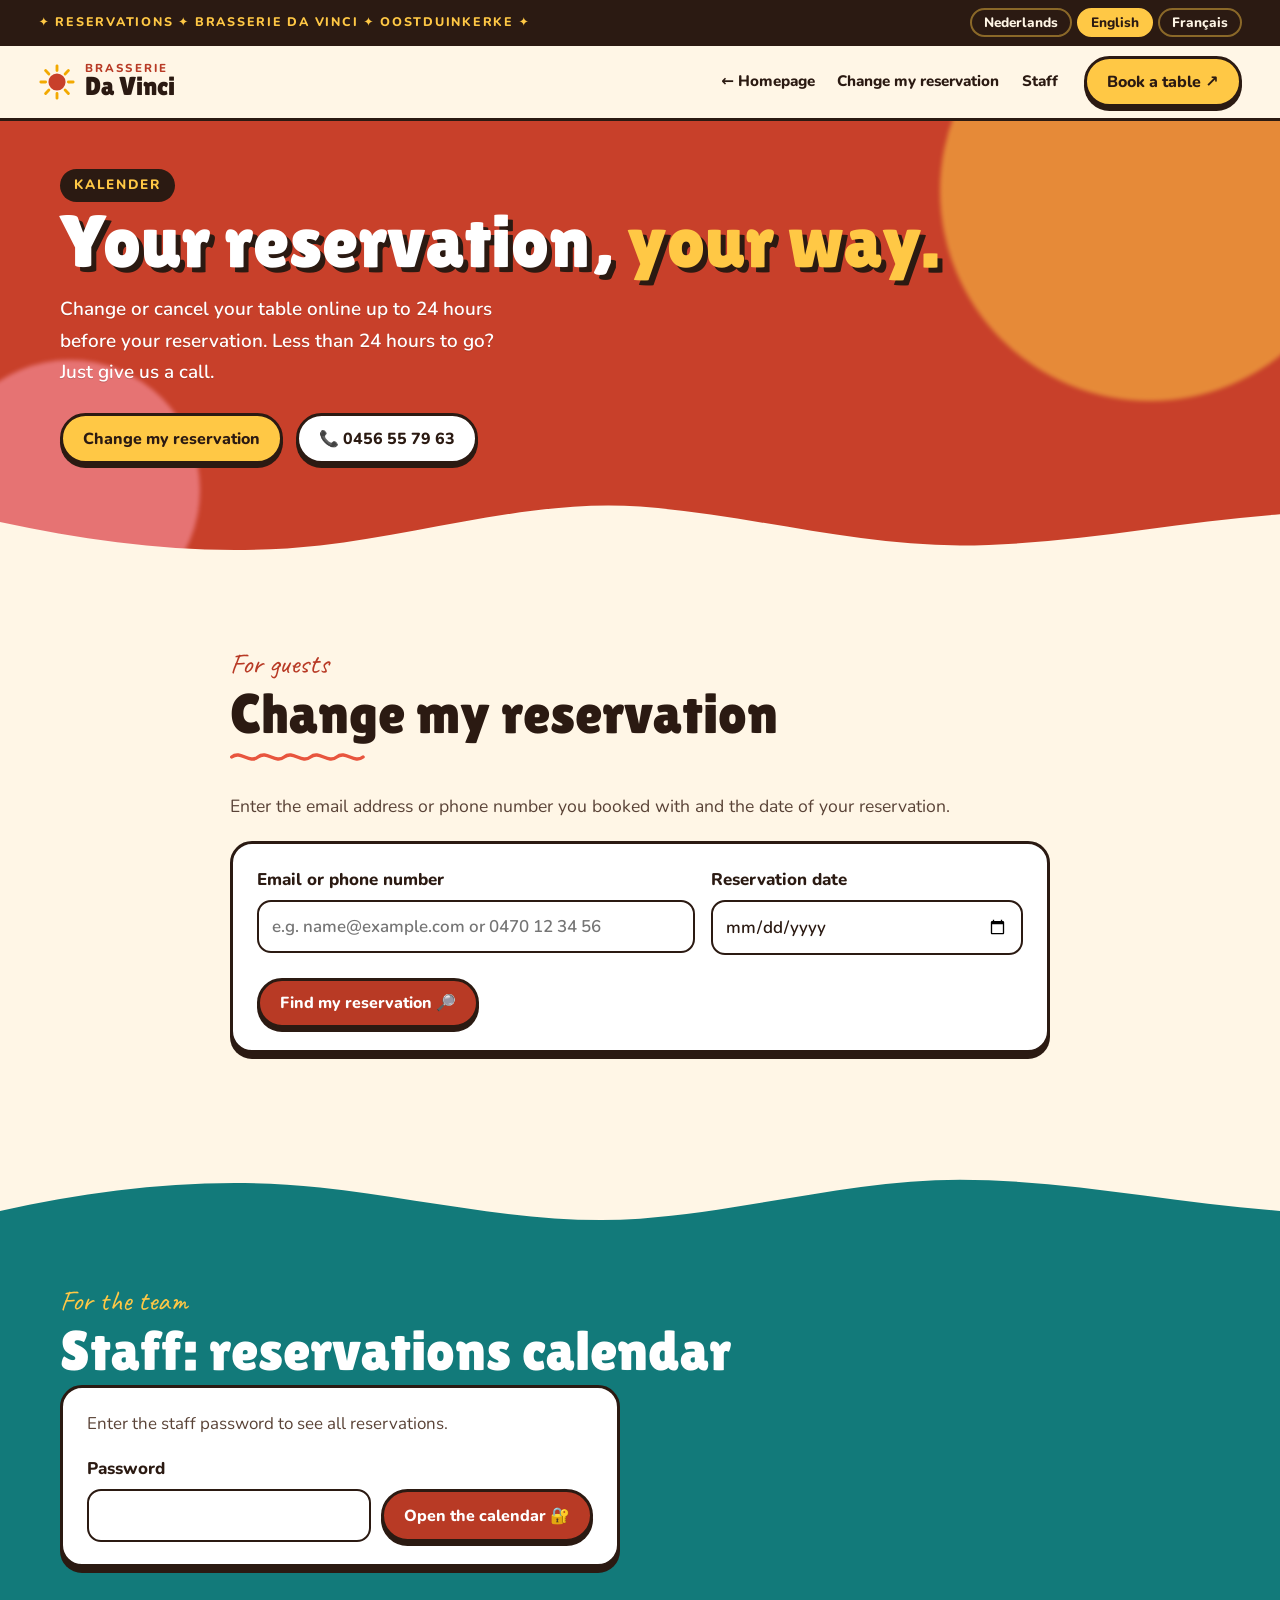
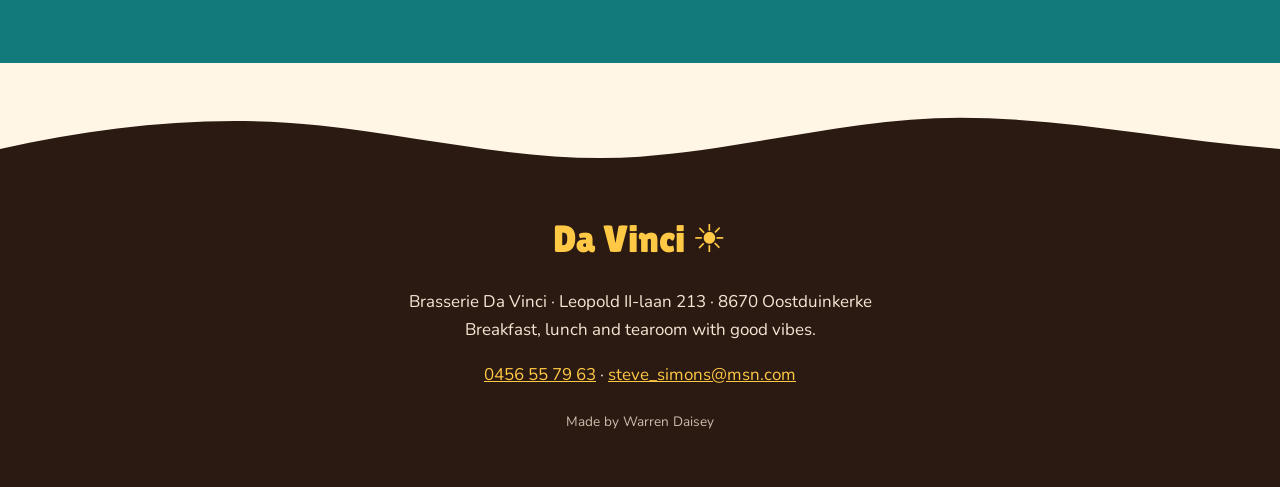
<file: kalender/index.html>
<!DOCTYPE html>
<html lang="en">
<head>
  <meta charset="utf-8">
  <meta name="viewport" content="width=device-width, initial-scale=1">
  <title>Reservations calendar | Brasserie Da Vinci</title>
  <meta name="robots" content="noindex, nofollow">
  <meta name="theme-color" content="#c8402a">
  <link rel="icon" href="/favicon.ico" sizes="any">
  <link rel="icon" href="/favicon.svg" type="image/svg+xml">
  <link rel="apple-touch-icon" href="/apple-touch-icon.png">
  <link rel="preconnect" href="https://fonts.googleapis.com">
  <link rel="preconnect" href="https://fonts.gstatic.com" crossorigin>
  <link rel="stylesheet" href="https://fonts.googleapis.com/css2?family=Lilita+One&amp;family=Nunito:wght@400;600;700;800;900&amp;family=Caveat:wght@600&amp;display=swap">
  <script>document.documentElement.classList.add("js")</script>
  <style>
:root{
  --cream:#fff6e6; --cream-2:#ffe9c7; --ink:#2b1a12; --ink-soft:#5a4337;
  --coral:#c8402a; --coral-deep:#b83a25; --sun:#ffc845; --sun-deep:#f2a900;
  --sea:#127a7a; --sea-deep:#0b5555; --pink:#ff9eb0; --mint:#9be3c9; --sky:#bfe3ff;
  --radius:22px; --shadow:0 10px 0 rgba(43,26,18,.12), 0 18px 40px rgba(43,26,18,.12);
  --display:"Lilita One","Arial Rounded MT Bold",system-ui,sans-serif;
  --body:"Nunito",system-ui,-apple-system,"Segoe UI",sans-serif;
  --hand:"Caveat","Comic Sans MS",cursive;
}
*{box-sizing:border-box}
html,body{overflow-x:clip}
html{scroll-behavior:smooth;scroll-padding-top:120px}
body{margin:0;font-family:var(--body);font-size:1.06rem;line-height:1.65;color:var(--ink);background:var(--cream);-webkit-font-smoothing:antialiased}
body.bk-lock{overflow:hidden}
img{max-width:100%;height:auto;display:block}
a{color:var(--coral-deep)} a:hover{color:var(--sea-deep)}
button,input,select,textarea{font:inherit;color:inherit}
:focus-visible{outline:3px solid var(--sea);outline-offset:3px;border-radius:6px}
.sr-only{position:absolute;width:1px;height:1px;overflow:hidden;clip:rect(0 0 0 0);white-space:nowrap}
.skip{position:absolute;left:-999px;top:8px;background:var(--ink);color:#fff;padding:.6rem 1rem;border-radius:10px;z-index:300}
.skip:focus{left:8px}
.wrap{width:min(1160px,92vw);margin-inline:auto}
.center{text-align:center}
[hidden]{display:none!important}

/* Top bar with languages */
.topbar{background:var(--ink);color:var(--sun)}
.topbar-inner{width:min(1240px,94vw);margin-inline:auto;display:flex;align-items:center;justify-content:space-between;gap:1rem;min-height:42px}
.ticker{font-weight:800;font-size:.78rem;letter-spacing:.14em;text-transform:uppercase;white-space:nowrap;overflow:hidden;text-overflow:ellipsis;min-width:0}
.lang{display:flex;gap:.3rem;flex:none}
.lang button{font:800 .85rem var(--body);background:transparent;border:2px solid rgba(255,200,69,.45);color:var(--cream);padding:.18rem .75rem;border-radius:999px;cursor:pointer;transition:background .2s,color .2s,border-color .2s}
.lang button:hover{border-color:var(--sun)}
.lang button[aria-pressed="true"]{background:var(--sun);color:var(--ink);border-color:var(--sun)}

/* Header */
.header{position:sticky;top:0;z-index:100;background:rgba(255,246,230,.94);backdrop-filter:blur(10px);-webkit-backdrop-filter:blur(10px);border-bottom:3px solid var(--ink);transition:box-shadow .25s}
.header.scrolled{box-shadow:0 6px 0 rgba(43,26,18,.08)}
.header-inner{width:min(1240px,94vw);margin-inline:auto;display:flex;align-items:center;gap:1rem;height:72px}
.logo{display:flex;align-items:center;gap:.55rem;text-decoration:none;color:var(--ink);flex:none}
.logo:hover{color:var(--ink)}
.logo-sun{width:38px;height:38px;animation:spin 18s linear infinite}
.logo-sun circle{fill:var(--coral)} .logo-sun g{stroke:var(--sun-deep)}
.logo-kicker{display:block;font-size:.72rem;font-weight:800;letter-spacing:.18em;text-transform:uppercase;color:var(--coral-deep);line-height:1}
.logo-name{display:block;font-family:var(--display);font-size:1.6rem;line-height:1}
.nav{display:flex;gap:.1rem;margin-left:auto}
.nav a{font-weight:800;font-size:.95rem;text-decoration:none;color:var(--ink);padding:.4rem .65rem;border-radius:999px;transition:background .2s,transform .2s;white-space:nowrap}
.nav a:hover{background:var(--sun);transform:rotate(-2deg)}
.header-tools{display:flex;align-items:center;gap:.6rem;flex:none}
.menu-toggle{display:none;width:44px;height:44px;border:2px solid var(--ink);border-radius:12px;background:var(--sun);cursor:pointer;position:relative}
.menu-toggle span,.menu-toggle span::before,.menu-toggle span::after{position:absolute;left:10px;right:10px;height:3px;background:var(--ink);border-radius:3px;content:"";transition:transform .25s,opacity .2s}
.menu-toggle span{top:50%;margin-top:-1.5px}
.menu-toggle span::before{top:-8px;left:0;right:0} .menu-toggle span::after{top:8px;left:0;right:0}
.menu-toggle[aria-expanded="true"] span{background:transparent}
.menu-toggle[aria-expanded="true"] span::before{transform:translateY(8px) rotate(45deg)}
.menu-toggle[aria-expanded="true"] span::after{transform:translateY(-8px) rotate(-45deg)}
.mobile-nav{display:none}

/* Buttons */
.btn{display:inline-flex;align-items:center;justify-content:center;gap:.5rem;font:800 1rem var(--body);text-decoration:none;padding:.7rem 1.25rem;border-radius:999px;border:3px solid var(--ink);box-shadow:0 4px 0 var(--ink);transition:transform .15s,box-shadow .15s;cursor:pointer;white-space:nowrap;background:var(--sun);color:var(--ink)}
.btn:hover{transform:translateY(-3px) rotate(-1deg);box-shadow:0 7px 0 var(--ink);color:var(--ink)}
.btn:active{transform:translateY(2px);box-shadow:0 2px 0 var(--ink)}
.btn:disabled{opacity:.6;cursor:wait;transform:none}
.btn-lg{font-size:1.1rem;padding:.9rem 1.6rem}
.btn-sun{background:var(--sun);color:var(--ink)}
.btn-coral{background:var(--coral-deep);color:#fff} .btn-coral:hover{color:#fff}
.btn-ghost{background:#fff;color:var(--ink)}
.btn-ink{background:var(--ink);color:var(--sun);box-shadow:0 4px 0 rgba(0,0,0,.35)} .btn-ink:hover{color:var(--sun)}
.btn-outline{background:transparent;color:var(--ink)} .btn-outline:hover{background:#fff}
.btn-link{background:none;border:0;box-shadow:none;padding:.5rem .2rem;font-weight:800;color:var(--ink-soft);text-decoration:underline;text-underline-offset:3px;cursor:pointer}
.btn-link:hover{color:var(--coral-deep)}

/* Hero */
.hero{position:relative;background:var(--coral);color:#fff;overflow:hidden;padding:4rem 0 7rem}
.hero-bg .blob{position:absolute;border-radius:50%;filter:blur(2px);opacity:.55}
.b1{width:420px;height:420px;background:var(--sun);top:-140px;right:-80px;animation:float 9s ease-in-out infinite}
.b2{width:260px;height:260px;background:var(--pink);bottom:-60px;left:-60px;animation:float 11s ease-in-out infinite reverse}
.b3{width:140px;height:140px;background:var(--mint);top:40%;left:46%;animation:float 7s ease-in-out infinite}
.hero-inner{position:relative;width:min(1160px,92vw);margin-inline:auto;display:grid;grid-template-columns:1.05fr .95fr;gap:3rem;align-items:center}
.pill{display:inline-block;background:var(--ink);color:var(--sun);font-weight:800;font-size:.85rem;letter-spacing:.12em;text-transform:uppercase;padding:.35rem .9rem;border-radius:999px;margin:0}
.hello{font-family:var(--hand);font-size:2.1rem;color:var(--ink);margin:.8rem 0 -.2rem;transform:rotate(-3deg);transform-origin:left}
h1{font-family:var(--display);font-weight:400;line-height:.95;margin:.3rem 0 1.1rem;font-size:clamp(2.9rem,6.6vw,5.4rem);color:#fff;text-shadow:5px 5px 0 var(--ink)}
h1 span{display:block}
h1 .h1-b{color:var(--sun)}
.hero-lead{font-size:1.18rem;max-width:40ch;font-weight:600;color:#fff;margin:0 0 1.6rem;text-shadow:0 1px 0 rgba(0,0,0,.15)}
.hero-actions{display:flex;flex-wrap:wrap;gap:.8rem}
.hero-micro{margin:1.4rem 0 0;font-weight:800;font-size:.95rem;color:var(--ink);background:rgba(255,246,230,.88);display:inline-block;padding:.35rem .9rem;border-radius:999px;border:2px solid var(--ink)}
.hero-art{position:relative;min-width:0}
.polaroid{background:#fff;padding:12px 12px 14px;border:3px solid var(--ink);border-radius:18px;box-shadow:var(--shadow);transition:transform .35s cubic-bezier(.3,1.6,.5,1)}
.polaroid img{border-radius:10px;width:100%}
.tilt-l{transform:rotate(-3deg)} .tilt-r{transform:rotate(3deg)}
.polaroid:hover{transform:rotate(0) scale(1.02)}
.hero-art .polaroid img{aspect-ratio:1440/625;object-fit:cover}
.hero-art .polaroid.sub{position:absolute;width:52%;left:-6%;bottom:-38%;padding:8px}
.hero-art .polaroid.sub img{aspect-ratio:16/9}
.sticker-round{position:absolute;width:130px;height:130px;right:-18px;top:-48px;background:var(--sun);border:3px solid var(--ink);border-radius:50%;display:grid;place-items:center;box-shadow:0 5px 0 var(--ink);color:var(--ink);text-align:center}
.sticker-round svg{position:absolute;inset:0;width:100%;height:100%}
.sticker-text{font:800 10px var(--body);letter-spacing:.12em;fill:var(--ink)}
.sticker-core{font-family:var(--display);font-size:1rem;line-height:1;max-width:70px;transform:rotate(-8deg)}
.spin-slow svg{animation:spin 16s linear infinite}
.wave{position:absolute;left:0;width:100%;height:70px;display:block}
.wave-bottom{bottom:-1px} .wave-top{top:-1px}

/* Sections */
.section{padding:5.5rem 0;position:relative}
.kicker{font-family:var(--hand);font-size:1.8rem;color:var(--coral-deep);margin:0;line-height:1.1}
.kicker-light{color:var(--sun)}
.section-title{font-family:var(--display);font-weight:400;font-size:clamp(2.2rem,5vw,3.5rem);line-height:1.05;margin:.25rem 0 .3rem}
.section-title em{font-style:normal;color:var(--coral-deep)}
.section-title.light{color:#fff} .section-title.light em{color:var(--sun)}
.squiggle{width:140px;height:14px;margin:.2rem 0 1.2rem}
.center .squiggle{margin-inline:auto}
.lede{max-width:62ch;margin:0 auto 2.6rem;color:var(--ink-soft);font-size:1.12rem}
.light-lede{color:#e9fbf6}

.marquee-wrap{overflow:hidden;padding:1.2rem 0}
.marquee{background:var(--ink);color:var(--sun);overflow:hidden;border-block:3px solid var(--ink);transform:rotate(-1.5deg);margin:0 -2vw;padding:.7rem 0}
.marquee-track{display:flex;width:max-content;animation:marquee 32s linear infinite}
.marquee-track span{font-family:var(--display);font-size:1.6rem;letter-spacing:.03em;white-space:nowrap;padding-right:.5rem}

/* Favorites */
.fav-head{display:grid;grid-template-columns:1.2fr .8fr;gap:2rem;align-items:end;margin-bottom:2.2rem}
.fav-head p{color:var(--ink-soft);margin:0 0 1rem}
.fav-grid{display:grid;grid-template-columns:1.3fr 1fr 1fr;grid-template-rows:auto auto;gap:1.2rem}
.fav{position:relative;display:flex;flex-direction:column;justify-content:space-between;gap:.6rem;text-decoration:none;color:var(--ink);border:3px solid var(--ink);border-radius:var(--radius);padding:1.3rem 1.3rem 1.2rem;box-shadow:0 6px 0 var(--ink);transition:transform .25s cubic-bezier(.3,1.6,.5,1);min-height:180px}
.fav:hover{color:var(--ink);transform:translateY(-6px) rotate(-1.5deg)}
.fav:nth-child(odd):hover{transform:translateY(-6px) rotate(1.5deg)}
.fav-big{grid-row:span 2;background:var(--coral);color:#fff}
.fav-big:hover{color:#fff}
.fav-no{font-weight:800;font-size:.78rem;letter-spacing:.14em;text-transform:uppercase}
.fav-giant{font-family:var(--display);font-size:clamp(3rem,7vw,5.4rem);line-height:.9;color:var(--sun);text-shadow:4px 4px 0 var(--ink)}
.fav strong{font-family:var(--display);font-weight:400;font-size:1.55rem;line-height:1.05}
.fav small{font-weight:700;color:var(--ink-soft);font-size:.92rem}
.fav-foot{display:flex;justify-content:space-between;align-items:flex-end;gap:1rem}
.price-chip{flex:none;align-self:flex-start;background:var(--ink);color:var(--sun);font-weight:800;padding:.2rem .7rem;border-radius:999px;font-size:1rem;white-space:nowrap}
.fav-big .price-chip{background:var(--sun);color:var(--ink);border:2px solid var(--ink)}
.c1{background:var(--sun)} .c2{background:var(--mint)} .c3{background:var(--pink)} .c4{background:var(--sky)}

/* Breakfast & lunch cards */
.food-head{display:flex;justify-content:space-between;align-items:flex-end;gap:2rem;flex-wrap:wrap;margin-bottom:2.2rem}
.food-head p.lead{max-width:38ch;color:var(--ink-soft);margin:0;font-size:1.1rem}
.cards{display:grid;grid-template-columns:repeat(2,1fr);gap:1.8rem}
.card{background:#fff;border:3px solid var(--ink);border-radius:var(--radius);overflow:hidden;box-shadow:var(--shadow);transition:transform .3s cubic-bezier(.3,1.6,.5,1);display:flex;flex-direction:column}
.card:nth-child(1):hover{transform:translateY(-8px) rotate(-1deg)}
.card:nth-child(2):hover{transform:translateY(-8px) rotate(1deg)}
.card-img{position:relative;aspect-ratio:16/9;overflow:hidden;border-bottom:3px solid var(--ink);background:var(--cream-2)}
.card-img img{width:100%;height:100%;object-fit:cover;transition:transform .6s}
.card:hover .card-img img{transform:scale(1.05)}
.card-body{padding:1.3rem 1.4rem 1.6rem;display:flex;flex-direction:column;gap:.55rem;flex:1}
.card-top{display:flex;justify-content:space-between;align-items:center;gap:.8rem;flex-wrap:wrap}
.time-tag{display:inline-block;background:var(--mint);border:2px solid var(--ink);border-radius:999px;padding:.1rem .7rem;font-weight:800;font-size:.85rem}
.card:nth-child(2) .time-tag{background:var(--pink)}
.card-body h3{font-family:var(--display);font-weight:400;font-size:1.75rem;line-height:1.1;margin:0}
.big-price{font-family:var(--display);font-size:2rem;color:var(--coral-deep);line-height:1}
.card-body p{margin:0;color:var(--ink-soft);flex:1}
.card-body .btn{align-self:flex-start;margin-top:.6rem}

/* Tearoom */
.tea{background:var(--sea);color:#fff;padding:8rem 0 9rem}
.tea-grid{display:grid;grid-template-columns:repeat(3,1fr);gap:1.8rem;margin-top:1rem}
.bubble{position:relative;margin:0;background:#fff;color:var(--ink);border:3px solid var(--ink);border-radius:26px;padding:1.5rem 1.5rem 1.3rem;box-shadow:0 6px 0 var(--ink)}
.bubble::after{content:"";position:absolute;bottom:-18px;left:38px;width:28px;height:28px;background:inherit;border-right:3px solid var(--ink);border-bottom:3px solid var(--ink);transform:rotate(45deg) skew(10deg,10deg)}
.bubble:nth-child(1){transform:rotate(-2deg)} .bubble:nth-child(2){transform:rotate(1.5deg);background:var(--sun)} .bubble:nth-child(3){transform:rotate(-1deg)}
.bubble .emoji{font-size:2.4rem;line-height:1}
.bubble h3{font-family:var(--display);font-weight:400;font-size:1.6rem;margin:.4rem 0 .3rem}
.bubble p{margin:0;font-weight:600}

/* Menu */
.menu-sec{padding-top:6rem}
.spot-head{display:grid;grid-template-columns:auto 1fr;gap:.4rem 2rem;align-items:end;margin:1.2rem 0 1.4rem}
.spot-head .pill{grid-column:1/-1;justify-self:start;transform:rotate(-2deg)}
.spot-head h3{font-family:var(--display);font-weight:400;font-size:clamp(1.7rem,3.4vw,2.3rem);line-height:1.05;margin:.4rem 0 0}
.spot-head h3 em{font-style:normal;color:var(--sea)}
.spot-head p{margin:0;color:var(--ink-soft)}
.spot-head .pill{color:var(--sun)}
.spotlight{display:grid;grid-template-columns:repeat(5,1fr);gap:1rem;margin-bottom:2.4rem}
.spot{background:#fff;border:3px solid var(--ink);border-radius:18px;padding:1rem 1rem .9rem;box-shadow:0 5px 0 var(--ink);display:flex;flex-direction:column;gap:.3rem}
.spot:nth-child(5n+1){background:var(--sun)} .spot:nth-child(5n+2){background:var(--pink)} .spot:nth-child(5n+3){background:var(--mint)} .spot:nth-child(5n+4){background:var(--sky)} .spot:nth-child(5n+5){background:#fff}
.spot-tag{font-size:.7rem;font-weight:800;letter-spacing:.12em;text-transform:uppercase}
.spot strong{font-family:var(--display);font-weight:400;font-size:1.25rem;line-height:1.1}
.spot small{color:var(--ink-soft);font-weight:700;flex:1}
.spot b{font-family:var(--display);font-weight:400;font-size:1.3rem}
.searchbar{background:var(--ink);color:var(--cream);border-radius:var(--radius);padding:1.2rem 1.4rem;display:grid;grid-template-columns:auto 1fr;gap:.6rem 1.2rem;align-items:center;margin-bottom:1.2rem;box-shadow:0 6px 0 rgba(43,26,18,.25)}
.searchbar label{font-family:var(--display);font-size:1.4rem;color:var(--sun)}
.searchbox{display:flex;align-items:center;background:var(--cream);border-radius:999px;border:3px solid var(--sun);padding:0 .4rem 0 1rem;min-width:0}
.searchbox span{color:var(--ink-soft);font-size:1.3rem}
.searchbox input{flex:1;min-width:0;border:0;background:transparent;padding:.65rem .6rem;color:var(--ink);outline:none;font-weight:700}
.searchbox button{border:0;background:var(--ink);color:var(--sun);width:32px;height:32px;border-radius:50%;cursor:pointer;font-size:1.2rem;line-height:1;flex:none}
#dv-count{grid-column:1/-1;margin:0;font-weight:700;font-size:.92rem;color:var(--cream-2)}
.menu-tabs{display:flex;flex-wrap:wrap;gap:.5rem;margin:0 0 1.6rem}
.menu-tabs button{font:800 .92rem var(--body);background:#fff;border:2px solid var(--ink);border-radius:999px;padding:.35rem .9rem;cursor:pointer;transition:transform .15s,background .15s}
.menu-tabs button:hover{background:var(--cream-2);transform:rotate(-2deg)}
.menu-tabs button[aria-selected="true"]{background:var(--coral-deep);color:#fff;box-shadow:0 3px 0 var(--ink)}
.menu-grid{columns:3 300px;column-gap:1.4rem}
.menu-cat{break-inside:avoid;background:#fff;border:3px solid var(--ink);border-radius:var(--radius);padding:1.2rem 1.3rem 1rem;margin:0 0 1.4rem;box-shadow:0 5px 0 var(--ink);display:inline-block;width:100%}
.menu-cat h3{font-family:var(--display);font-weight:400;font-size:1.55rem;line-height:1.1;margin:0;display:flex;gap:.5rem;align-items:center}
.menu-sub{margin:.15rem 0 .7rem;font-family:var(--hand);font-size:1.3rem;line-height:1.15;color:var(--coral-deep)}
.menu-cat ul{list-style:none;margin:0;padding:0}
.menu-cat li{display:flex;justify-content:space-between;align-items:baseline;gap:.8rem;padding:.42rem 0;border-bottom:2px dashed #ecdcc2;font-size:.98rem}
.menu-cat li:last-child{border-bottom:0}
.menu-cat li strong{font-weight:700}
.menu-cat li span{flex:none;font-weight:800;font-variant-numeric:tabular-nums;white-space:nowrap}
.menu-cat li.sig{background:linear-gradient(90deg,rgba(255,200,69,.45),rgba(255,200,69,0));margin:0 -.5rem;padding-inline:.5rem;border-radius:8px}
.menu-cat li.sig strong::before{content:"★ ";color:var(--coral-deep)}
.menu-cat li.note strong{font-weight:600;color:var(--ink-soft);font-size:.92rem}
.menu-cta{display:flex;justify-content:space-between;align-items:center;gap:1.5rem;flex-wrap:wrap;background:var(--sun);border:3px solid var(--ink);border-radius:var(--radius);padding:1.6rem 1.8rem;box-shadow:0 6px 0 var(--ink);margin-top:1rem;transform:rotate(-.6deg)}
.menu-cta span{font-weight:800;letter-spacing:.14em;font-size:.8rem;text-transform:uppercase}
.menu-cta h3{font-family:var(--display);font-weight:400;font-size:clamp(1.6rem,3.4vw,2.3rem);margin:.2rem 0;line-height:1.05}
.menu-cta h3 em{font-style:normal;color:var(--coral-deep)}
.menu-cta p{margin:0;font-weight:600;max-width:52ch}

/* About */
.about-grid{display:grid;grid-template-columns:1.1fr .9fr;gap:3.5rem;align-items:center}
.about-copy p{color:var(--ink-soft)}
.quote-big{position:relative;margin:0;background:var(--pink);border:3px solid var(--ink);border-radius:28px;padding:2rem 1.8rem 1.6rem;box-shadow:0 8px 0 var(--ink);transform:rotate(2deg)}
.quote-big::after{content:"";position:absolute;bottom:-20px;right:56px;width:30px;height:30px;background:var(--pink);border-right:3px solid var(--ink);border-bottom:3px solid var(--ink);transform:rotate(45deg) skew(10deg,10deg)}
.quote-big p{font-family:var(--display);font-size:clamp(1.6rem,3.2vw,2.2rem);line-height:1.2;margin:0 0 .8rem}
.quote-big footer{font-family:var(--hand);font-size:1.5rem}

/* Community */
.community{background:var(--mint);border-block:3px solid var(--ink)}
.com-grid{display:grid;grid-template-columns:1.25fr .75fr;gap:2.4rem;align-items:start}
.com-pill{display:inline-block;background:#fff;border:2px solid var(--ink);border-radius:999px;padding:.3rem .9rem;font-weight:800;margin:.4rem 0 1rem;box-shadow:0 3px 0 var(--ink)}
.com-main p{max-width:58ch}
.pending{display:inline-flex;align-items:center;gap:.4rem;font-weight:800;background:#fff;border:3px dashed var(--ink);border-radius:999px;padding:.6rem 1.1rem;opacity:.85}
.com-small{font-size:.88rem;color:var(--ink-soft);margin-top:.8rem}
.social{background:#fff;border:3px solid var(--ink);border-radius:var(--radius);padding:1.4rem;box-shadow:0 6px 0 var(--ink);transform:rotate(-1.5deg)}
.social h3{font-family:var(--display);font-weight:400;font-size:1.6rem;margin:0 0 .3rem}
.social p{margin:0 0 .8rem;color:var(--ink-soft);font-size:.95rem}
.soc-tile{display:flex;align-items:center;gap:.8rem;border:2px solid var(--ink);border-radius:14px;padding:.6rem .8rem;margin-bottom:.6rem;background:var(--cream)}
.soc-ico{width:38px;height:38px;flex:none;display:grid;place-items:center;border-radius:12px;background:var(--sun);border:2px solid var(--ink);font-weight:800}
.soc-tile small{display:block;color:var(--ink-soft);font-weight:600}
.social .fine{font-size:.82rem;margin:.6rem 0 0}

/* Visit */
.visit-grid{display:grid;grid-template-columns:minmax(0,1fr) minmax(0,1fr);gap:3rem;align-items:start}
.visit-grid>*,.about-grid>*,.com-grid>*,.hero-inner>*,.fav-head>*{min-width:0}
.hours-card{background:#fff;border:3px solid var(--ink);border-radius:var(--radius);padding:1.4rem 1.5rem;box-shadow:0 5px 0 var(--ink);margin-bottom:1.5rem}
.hours-card h3{font-family:var(--display);font-weight:400;font-size:1.5rem;margin:0 0 .6rem}
.hours{width:100%;border-collapse:collapse}
.hours th,.hours td{padding:.5rem .6rem;border-bottom:2px dashed #e8d8bd;text-align:left}
.hours td{text-align:right;font-weight:800;font-variant-numeric:tabular-nums;white-space:nowrap}
.hours th{font-weight:600}
.hours td.closed{color:var(--coral-deep)}
.hours tr.today{background:var(--sun)}
.hours tr.today th,.hours tr.today td{border-bottom-color:transparent}
.hours tr.today th{border-radius:10px 0 0 10px;font-weight:800}
.hours tr.today td{border-radius:0 10px 10px 0}
.today-badge{display:inline-block;margin-left:.5rem;font-size:.7rem;font-weight:800;text-transform:uppercase;letter-spacing:.08em;background:var(--ink);color:var(--sun);padding:.1rem .45rem;border-radius:999px;vertical-align:middle}
.hours-note{font-size:.95rem;color:var(--ink);font-weight:700;margin:.8rem 0 0}
.contact-list{list-style:none;padding:0;margin:1.4rem 0 0;display:grid;gap:1rem}
.contact-list li{display:flex;gap:.9rem;align-items:flex-start}
.c-ico{flex:none;width:44px;height:44px;display:grid;place-items:center;background:var(--cream-2);border:2px solid var(--ink);border-radius:14px;font-size:1.2rem}
.label{display:block;font-size:.75rem;font-weight:800;letter-spacing:.12em;text-transform:uppercase;color:var(--coral-deep)}
.contact-list a{font-weight:800;word-break:break-word}
.reserve{background:var(--coral);color:#fff;border:3px solid var(--ink);border-radius:28px;padding:2rem 1.8rem;box-shadow:0 8px 0 var(--ink);position:relative;transform:rotate(1deg)}
.reserve .pill{transform:rotate(-3deg)}
.reserve h2{font-family:var(--display);font-weight:400;font-size:clamp(2rem,4vw,3rem);line-height:1;margin:.7rem 0 .5rem;text-shadow:3px 3px 0 var(--ink)}
.reserve p{font-weight:600}
.reserve a:not(.btn){color:var(--sun)}
.reserve-points{list-style:none;padding:0;margin:1rem 0 1.4rem;display:grid;gap:.5rem}
.reserve-points li{display:flex;gap:.6rem;font-weight:700}
.reserve-points li::before{content:"✓";flex:none;width:24px;height:24px;border-radius:50%;background:var(--sun);color:var(--ink);display:grid;place-items:center;font-weight:900;border:2px solid var(--ink);font-size:.8rem}
.map-static{display:block;position:relative;text-decoration:none;margin-top:2rem}
.map-static img{aspect-ratio:4/3;object-fit:cover}
.map-open{position:absolute;bottom:26px;left:50%;transform:translateX(-50%)}
.map-open:hover{transform:translateX(-50%) translateY(-3px)}

.footer{position:relative;background:var(--ink);color:#f3e6d3;padding:6rem 0 2.5rem;text-align:center;margin-top:3rem}
.footer .wave path{fill:var(--cream)}
.footer-inner{width:min(900px,92vw);margin-inline:auto}
.footer-logo{font-family:var(--display);font-size:2.4rem;color:var(--sun);margin:0 0 .5rem}
.footer a{color:var(--sun)} .footer a:hover{color:#fff}
.footer .made{margin-top:1.4rem;font-size:.85rem;opacity:.8}
.actionbar{display:none}

/* Booking dialog */
.bk-overlay{position:fixed;inset:0;z-index:500;background:rgba(43,26,18,.6);display:flex;align-items:flex-start;justify-content:center;padding:4vh 1rem;overflow-y:auto;-webkit-overflow-scrolling:touch}
.bk-dialog{position:relative;width:min(720px,100%);background:var(--cream);border:3px solid var(--ink);border-radius:26px;box-shadow:0 10px 0 var(--ink);padding:1.8rem 1.8rem 1.6rem;margin-bottom:4vh}
.bk-close{position:absolute;top:12px;right:12px;width:42px;height:42px;border-radius:50%;border:3px solid var(--ink);background:var(--sun);font-size:1.5rem;line-height:1;cursor:pointer;font-weight:800}
.bk-dialog h2{font-family:var(--display);font-weight:400;font-size:clamp(1.8rem,4vw,2.4rem);margin:.5rem 0 .6rem;line-height:1.05;outline:none}
.bk-steps{list-style:none;display:flex;flex-wrap:wrap;gap:.4rem;padding:0;margin:0 0 1.2rem}
.bk-steps li{font-weight:800;font-size:.85rem;padding:.2rem .7rem;border-radius:999px;border:2px solid var(--ink);background:#fff;opacity:.6}
.bk-steps li[aria-current]{background:var(--ink);color:var(--sun);opacity:1}
.bk-intro{margin:0 0 1rem;color:var(--ink-soft);font-weight:600}
.bk-dialog fieldset{border:0;padding:0;margin:0 0 1.2rem;min-width:0}
.bk-dialog legend,.bk-label{display:block;font-weight:800;margin:0 0 .4rem}
.bk-opt{font-weight:600;color:var(--ink-soft);font-size:.85rem}
.cal{background:#fff;border:3px solid var(--ink);border-radius:18px;padding:.8rem;box-shadow:0 4px 0 var(--ink)}
.cal-head{display:flex;justify-content:space-between;align-items:center;margin-bottom:.4rem}
.cal-title{font-family:var(--display);font-size:1.3rem;margin:0;text-transform:capitalize}
.cal-nav{width:40px;height:40px;border-radius:50%;border:2px solid var(--ink);background:var(--sun);cursor:pointer;font-weight:800}
.cal-nav:disabled{opacity:.3;cursor:not-allowed}
.cal table{width:100%;border-collapse:collapse;table-layout:fixed}
.cal th{font-size:.75rem;font-weight:800;text-transform:uppercase;color:var(--ink-soft);padding:.2rem 0}
.cal td{padding:2px;text-align:center}
.cal-day{width:100%;aspect-ratio:1;max-height:46px;border-radius:12px;border:2px solid transparent;background:var(--cream-2);font-weight:800;cursor:pointer;padding:0}
.cal-day:hover{border-color:var(--ink)}
.cal-day.is-today{border-color:var(--sea)}
.cal-day[aria-pressed="true"]{background:var(--coral-deep);color:#fff;border-color:var(--ink)}
.cal-day[aria-disabled="true"]{background:transparent;color:#bba68d;text-decoration:line-through;cursor:not-allowed}
.cal-legend{display:flex;flex-wrap:wrap;gap:.4rem 1rem;font-size:.78rem;font-weight:700;color:var(--ink-soft);margin-top:.6rem}
.cal-legend i{display:inline-block;width:12px;height:12px;border-radius:4px;margin-right:.3rem;vertical-align:-1px;background:var(--cream-2);border:2px solid transparent}
.cal-legend span:nth-child(2) i{background:var(--coral-deep)}
.cal-legend span:nth-child(3) i{border-color:var(--sea);background:#fff}
.cal-legend s{color:#bba68d;margin-right:.3rem}
.slot-group h4{margin:.6rem 0 .3rem;font-size:.85rem;text-transform:uppercase;letter-spacing:.1em;color:var(--coral-deep)}
.slot-list{display:flex;flex-wrap:wrap;gap:.4rem}
.slot input,.chip input{position:absolute;opacity:0;pointer-events:none}
.slot span,.chip span{display:inline-block;padding:.35rem .75rem;border:2px solid var(--ink);border-radius:999px;background:#fff;font-weight:800;cursor:pointer;font-variant-numeric:tabular-nums}
.slot input:checked+span,.chip input:checked+span{background:var(--ink);color:var(--sun)}
.slot input:focus-visible+span,.chip input:focus-visible+span{outline:3px solid var(--sea);outline-offset:2px}
.slots-empty{margin:0;color:var(--ink-soft);font-style:italic}
.bk-help{font-size:.85rem;color:var(--ink-soft);margin:.3rem 0 0}
.bk-err{color:#a32012;font-weight:800;font-size:.88rem;margin:.3rem 0 0;min-height:0}
.bk-err:empty{display:none}
.bk-dialog input[type=text],.bk-dialog input[type=email],.bk-dialog input[type=tel],.bk-dialog select,.bk-dialog textarea{width:100%;padding:.65rem .8rem;border:2px solid var(--ink);border-radius:14px;background:#fff;font-weight:600;min-width:0}
.bk-dialog textarea{resize:vertical}
.bk-dialog [aria-invalid="true"]{border-color:#a32012;background:#fff3f1}
.bk-row{display:grid;grid-template-columns:1fr 1fr;gap:1rem;margin-bottom:1rem}
.bk-row>div{min-width:0}
.bk-field{margin-bottom:1rem}
.phone-group{display:flex;gap:.5rem}
.phone-group select{flex:0 0 auto;width:auto!important;max-width:42%;padding-right:.4rem!important;font-weight:800!important;cursor:pointer}
.phone-group input{flex:1}
.check{display:flex;gap:.6rem;align-items:flex-start;font-weight:600;margin:.6rem 0;cursor:pointer}
.check input{width:20px;height:20px;flex:none;margin-top:.2rem;accent-color:var(--coral-deep)}
.chip-row{display:flex;flex-wrap:wrap;gap:.5rem}
.chip{position:relative}
.hp{position:absolute;left:-9999px;width:1px;height:1px;overflow:hidden}
.bk-actions{display:flex;flex-wrap:wrap;gap:.8rem;align-items:center;justify-content:space-between;margin-top:1.2rem}
.bk-back{background:none;border:0;font-weight:800;color:var(--ink-soft);cursor:pointer;text-decoration:underline;text-underline-offset:3px;padding:.5rem 0}
.bk-summary{display:flex;justify-content:space-between;align-items:center;gap:1rem;background:var(--sun);border:2px solid var(--ink);border-radius:14px;padding:.6rem .9rem;margin-bottom:1rem;font-weight:800}
.bk-summary button{background:#fff;border:2px solid var(--ink);border-radius:999px;padding:.2rem .7rem;font-weight:800;cursor:pointer}
.bk-large{background:var(--pink);border:2px solid var(--ink);border-radius:14px;padding:.8rem 1rem;margin:.8rem 0}
.bk-alert{background:#fff3f1;border:2px solid #a32012;border-radius:14px;padding:.8rem 1rem;margin-top:1rem;font-weight:700}
.bk-alert a{font-weight:800}
.bk-done{text-align:center}
.bk-done .big{font-size:3rem}
.bk-done h3{font-family:var(--display);font-weight:400;font-size:1.8rem;margin:.2rem 0 .6rem;outline:none}
.bk-status{font-weight:800;color:var(--sea-deep)}
.bk-done dl{display:grid;grid-template-columns:auto 1fr;gap:.3rem 1rem;text-align:left;background:#fff;border:2px solid var(--ink);border-radius:14px;padding:1rem;margin:1rem 0}
.bk-done dt{font-weight:800}
.bk-done dd{margin:0;word-break:break-word}
.bk-done .bk-actions{justify-content:center}

/* Scroll reveal */
.js .reveal{opacity:0;transform:translateY(28px);transition:opacity .7s ease,transform .7s cubic-bezier(.2,.8,.2,1)}
.js .reveal.in{opacity:1;transform:none}
@keyframes spin{to{transform:rotate(360deg)}}
@keyframes float{50%{transform:translateY(24px) scale(1.05)}}
@keyframes marquee{to{transform:translateX(-50%)}}

/* Responsive */
@media (max-width:1180px){
  .nav{display:none}
  .header-tools{margin-left:auto}
  .menu-toggle{display:block}
  .mobile-nav{display:none;flex-direction:column;padding:.5rem 4vw 1.2rem;border-top:2px dashed var(--ink)}
  .mobile-nav.open{display:flex}
  .mobile-nav a{font-family:var(--display);font-size:1.5rem;color:var(--ink);text-decoration:none;padding:.4rem 0}
  .spotlight{grid-template-columns:repeat(3,1fr)}
}
@media (max-width:900px){
  .hero{padding:2.5rem 0 6rem}
  .hero-inner,.about-grid,.visit-grid,.com-grid,.fav-head{grid-template-columns:minmax(0,1fr);gap:2.4rem}
  .hero-art{max-width:560px;margin:1rem auto 3.5rem;width:94%}
  .tea-grid{grid-template-columns:1fr;gap:2.4rem}
  .fav-grid{grid-template-columns:1fr 1fr}
  .fav-big{grid-row:auto;grid-column:1/-1}
  .section{padding:4rem 0}
  .tea{padding:6.5rem 0 7.5rem}
  .b1{top:auto;bottom:90px;right:-120px;width:300px;height:300px}
  .b3{top:auto;bottom:40%;left:auto;right:6%;width:90px;height:90px}
}
@media (max-width:700px){
  .cards{grid-template-columns:1fr}
  .spotlight{grid-template-columns:1fr 1fr}
  .searchbar{grid-template-columns:1fr}
  .spot-head{grid-template-columns:1fr}
  .ticker{display:none}
  .topbar-inner{justify-content:center}
}
@media (max-width:600px){
  body{padding-bottom:76px}
  .header-inner{height:64px;gap:.5rem}
  .header-book{display:none}
  .logo-name{font-size:1.35rem}
  .logo-sun{width:32px;height:32px}
  .lang{gap:.25rem}
  .lang button{padding:.15rem .6rem;font-size:.82rem}
  .hero-actions .btn{flex:1 1 100%}
  .btn{white-space:normal;text-align:center;max-width:100%}
  .hero-micro{border-radius:16px}
  .sticker-round{width:100px;height:100px;right:-10px;top:-40px}
  .sticker-text{font-size:8px}
  .sticker-core{font-size:.85rem}
  .hero-art .polaroid.sub{display:none}
  .hero-art{margin-bottom:1rem}
  .fav-grid{grid-template-columns:1fr}
  .spotlight{grid-template-columns:1fr}
  .menu-grid{columns:1}
  .bk-dialog{padding:1.4rem 1rem 1.2rem;border-radius:20px}
  .bk-overlay{padding:2vh .5rem}
  .bk-row{grid-template-columns:1fr}
  .phone-group select{max-width:46%}
  .actionbar{display:grid;grid-template-columns:repeat(3,1fr);position:fixed;left:10px;right:10px;bottom:10px;z-index:90;background:var(--ink);border-radius:20px;box-shadow:0 8px 24px rgba(0,0,0,.25);overflow:hidden}
  .actionbar a{display:flex;flex-direction:column;align-items:center;gap:.1rem;color:var(--cream);text-decoration:none;font-weight:800;font-size:.85rem;padding:.55rem 0}
  .actionbar a:nth-child(2){background:var(--sun);color:var(--ink)}
  .menu-cta{transform:none}
  .reserve{transform:none}
}
@media (max-width:360px){ .logo-kicker{display:none} .lang button{padding:.12rem .45rem;font-size:.78rem} }
@media (prefers-reduced-motion:reduce){
  *,*::before,*::after{animation:none!important;transition:none!important;scroll-behavior:auto!important}
  .js .reveal{opacity:1;transform:none}
}

/* /kalender extras */
.k-hero{padding:3rem 0 6rem}
.k-hero-inner{position:relative}
.k-hero h1{font-size:clamp(2.6rem,6vw,4.6rem)}
.k-hero h1 span{display:inline;color:var(--sun)}
.k-narrow{width:min(820px,92vw)}
.k-lead{color:var(--ink-soft);font-size:1.1rem;margin:0 0 1.2rem}
.k-card{background:#fff;border:3px solid var(--ink);border-radius:var(--radius);padding:1.4rem 1.5rem;box-shadow:0 6px 0 var(--ink);color:var(--ink)}
.k-form input,.k-login input,.k-edit input,.k-edit select,.k-edit textarea{width:100%;padding:.65rem .8rem;border:2px solid var(--ink);border-radius:14px;background:#fff;font-weight:600;min-width:0}
.k-row{display:grid;grid-template-columns:minmax(0,1.4fr) minmax(0,1fr);gap:1rem;margin-bottom:.8rem}
.k-row>div{min-width:0}
.k-form .btn{margin-top:.6rem}
.k-res{margin-top:1.6rem}
.k-res-head{display:flex;justify-content:space-between;align-items:flex-start;gap:1rem;flex-wrap:wrap;margin-bottom:.8rem}
.k-res-head h3{font-family:var(--display);font-weight:400;font-size:1.6rem;margin:0;line-height:1.1}
.k-chips{display:flex;flex-wrap:wrap;gap:.4rem;margin:.4rem 0 0}
.k-chip{background:var(--sun);border:2px solid var(--ink);border-radius:999px;padding:.1rem .7rem;font-weight:800;font-size:.9rem}
.k-chip.alt{background:var(--mint)} .k-chip.pink{background:var(--pink)}
.k-locked{background:var(--pink);border:3px solid var(--ink);border-radius:18px;padding:1rem 1.2rem;font-weight:700}
.k-locked strong{display:block;font-family:var(--display);font-weight:400;font-size:1.35rem;margin-bottom:.3rem}
.k-locked a,.k-msg a{font-weight:900}
.k-edit .k-row{grid-template-columns:repeat(3,minmax(0,1fr))}
.k-edit .bk-actions{margin-top:1rem}
.k-msg{border:2px solid var(--ink);border-radius:14px;padding:.8rem 1rem;margin-top:1rem;font-weight:700}
.k-msg.ok{background:var(--mint)} .k-msg.err{background:#fff3f1;border-color:#a32012}
.k-staff{background:var(--sea);color:#fff;padding:7rem 0 6rem;margin-top:2rem}
.k-login{max-width:560px}
.k-login p{margin-top:0;color:var(--ink-soft)}
.k-inline{display:flex;gap:.6rem;flex-wrap:wrap}
.k-inline input{flex:1 1 220px}
.k-toolbar{display:flex;flex-wrap:wrap;align-items:center;gap:.8rem 1rem;background:var(--ink);border-radius:var(--radius);padding:.9rem 1rem;margin-bottom:.8rem}
.k-toolbar h3{font-family:var(--display);font-weight:400;font-size:1.35rem;margin:0;color:var(--sun);flex:1 1 220px;text-transform:capitalize}
.k-seg{display:flex;border:2px solid var(--sun);border-radius:999px;overflow:hidden}
.k-seg button{font:800 .9rem var(--body);background:transparent;color:var(--cream);border:0;padding:.35rem .9rem;cursor:pointer}
.k-seg button[aria-pressed="true"]{background:var(--sun);color:var(--ink)}
.k-nav-btns{display:flex;gap:.4rem;align-items:center}
.k-tools-right{display:flex;gap:.5rem;flex-wrap:wrap}
.k-small{padding:.4rem .9rem;font-size:.9rem}
.k-total{font-weight:800;margin:.2rem 0 1rem;color:#e9fbf6}
.k-week{display:grid;grid-template-columns:repeat(7,minmax(0,1fr));gap:.7rem}
.k-day{background:#fff;color:var(--ink);border:3px solid var(--ink);border-radius:18px;padding:.7rem;box-shadow:0 5px 0 var(--ink);min-width:0}
.k-day.today{background:var(--cream-2)}
.k-day h4{margin:0 0 .5rem;font-size:.9rem;text-transform:capitalize;display:flex;justify-content:space-between;gap:.4rem;flex-wrap:wrap}
.k-day h4 span{font-weight:600;color:var(--ink-soft)}
.k-day.closed{opacity:.7}
.k-empty{color:var(--ink-soft);font-style:italic;font-size:.9rem;margin:0}
.k-entry{border:2px solid var(--ink);border-radius:12px;padding:.45rem .55rem;margin-bottom:.45rem;background:var(--sun);font-size:.88rem;line-height:1.35;word-break:break-word}
.k-entry:nth-child(3n+2){background:var(--mint)} .k-entry:nth-child(3n){background:var(--pink)}
.k-entry.cancelled{background:#eee!important;text-decoration:line-through;opacity:.7}
.k-entry b{font-variant-numeric:tabular-nums}
.k-entry a{color:var(--ink);font-weight:800}
.k-entry .k-meta{display:block;font-size:.8rem;color:var(--ink-soft)}
.k-entry button{margin-top:.35rem;background:#fff;border:2px solid var(--ink);border-radius:999px;font-weight:800;font-size:.75rem;padding:.1rem .6rem;cursor:pointer}
.k-dayview{background:#fff;color:var(--ink);border:3px solid var(--ink);border-radius:var(--radius);box-shadow:0 6px 0 var(--ink);overflow:hidden}
.k-slot{display:grid;grid-template-columns:72px 1fr;border-bottom:2px dashed #e8d8bd}
.k-slot:last-child{border-bottom:0}
.k-slot time{font-weight:900;font-variant-numeric:tabular-nums;padding:.6rem .7rem;background:var(--cream-2);border-right:2px solid var(--ink)}
.k-slot .k-slot-body{padding:.45rem .6rem;display:flex;flex-wrap:wrap;gap:.45rem;align-items:flex-start;min-width:0}
.k-slot .k-entry{margin:0;flex:1 1 240px}
.k-slot.empty .k-slot-body{color:#bba68d}
@media (max-width:1100px){ .k-week{grid-template-columns:repeat(auto-fill,minmax(220px,1fr))} }
@media (max-width:900px){ .k-nav{display:none} }
@media (max-width:600px){
  .k-row,.k-edit .k-row{grid-template-columns:1fr}
  .k-toolbar h3{flex-basis:100%;order:-1}
  .k-week{grid-template-columns:1fr}
  .header-book{display:inline-flex!important;padding:.45rem .8rem;font-size:.85rem}
  body{padding-bottom:0}
}

  </style>
</head>
<body>
  <a class="skip" href="#main" data-i18n="skip">Skip to content</a>
  <header class="header" id="header">
    <div class="topbar">
      <div class="topbar-inner">
        <p class="ticker" aria-hidden="true" data-i18n="ticker">✦ Reservations ✦ Brasserie Da Vinci ✦ Oostduinkerke ✦</p>
        <div class="lang" role="group" aria-label="Choose your language" data-i18n-attr="aria-label:langLabel">
          <button type="button" data-lang="nl" lang="nl" aria-pressed="false">Nederlands</button>
          <button type="button" data-lang="en" lang="en" aria-pressed="true">English</button>
          <button type="button" data-lang="fr" lang="fr" aria-pressed="false">Français</button>
        </div>
      </div>
    </div>
    <div class="header-inner">
      <a class="logo" href="/" aria-label="Brasserie Da Vinci">
        <svg class="logo-sun" viewBox="0 0 40 40" aria-hidden="true"><circle cx="20" cy="20" r="9"/><g stroke-width="3" stroke-linecap="round"><path d="M20 3v5M20 32v5M3 20h5M32 20h5M8 8l3.5 3.5M28.5 28.5L32 32M8 32l3.5-3.5M28.5 11.5L32 8"/></g></svg>
        <span><span class="logo-kicker">Brasserie</span><span class="logo-name">Da Vinci</span></span>
      </a>
      <nav class="nav k-nav" aria-label="Main navigation" data-i18n-attr="aria-label:mainNav">
        <a href="/" data-i18n="navHome">← Homepage</a>
        <a href="#wijzigen" data-i18n="navChange">Change my reservation</a>
        <a href="#personeel" data-i18n="navStaff">Staff</a>
      </nav>
      <div class="header-tools">
        <a class="btn btn-sun header-book" href="/#reserveer" data-i18n="bookTable">Book a table ↗</a>
      </div>
    </div>
  </header>

  <main id="main">
    <section class="hero k-hero">
      <div class="hero-bg" aria-hidden="true"><span class="blob b1"></span><span class="blob b2"></span></div>
      <div class="wrap k-hero-inner">
        <p class="pill" data-i18n="heroKicker">Kalender</p>
        <h1 data-i18n="heroTitle">Your reservation, <span>your way.</span></h1>
        <p class="hero-lead" data-i18n="heroLead">Change or cancel your table online up to 24 hours before your reservation. Less than 24 hours to go? Just give us a call.</p>
        <div class="hero-actions">
          <a class="btn btn-sun" href="#wijzigen" data-i18n="navChange">Change my reservation</a>
          <a class="btn btn-ghost" href="tel:+32456557963">📞 0456 55 79 63</a>
        </div>
      </div>
      <svg class="wave wave-bottom" viewBox="0 0 1440 90" preserveAspectRatio="none" aria-hidden="true"><path d="M0 40c120 30 240 45 360 30S600 10 720 20s240 50 360 50 240-30 360-40v60H0z" fill="#fff6e6"/></svg>
    </section>

    <!-- GUEST: change my reservation (public) -->
    <section id="wijzigen" class="section">
      <div class="wrap k-narrow">
        <p class="kicker" data-i18n="gKicker">For guests</p>
        <h2 class="section-title" data-i18n="gTitle">Change my reservation</h2>
        <svg class="squiggle" viewBox="0 0 160 14" aria-hidden="true"><path d="M2 7c10-8 20 8 30 0s20 8 30 0 20 8 30 0 20 8 30 0 20 8 30 0" fill="none" stroke="#e8553e" stroke-width="4" stroke-linecap="round"/></svg>
        <p class="k-lead" data-i18n="gLead">Enter the email address or phone number you booked with and the date of your reservation.</p>
        <form class="k-card k-form" id="g-form" novalidate>
          <div class="k-row">
            <div>
              <label class="bk-label" for="g-contact" data-i18n="gContact">Email or phone number</label>
              <input id="g-contact" type="text" autocomplete="email" placeholder="e.g. name@example.com or 0470 12 34 56" data-i18n-attr="placeholder:gContactPh">
            </div>
            <div>
              <label class="bk-label" for="g-date" data-i18n="gDate">Reservation date</label>
              <input id="g-date" type="date">
            </div>
          </div>
          <p class="bk-err" id="g-err" role="alert"></p>
          <button class="btn btn-coral" id="g-find" type="submit" data-i18n="gFind">Find my reservation 🔎</button>
        </form>
        <div id="g-results" aria-live="polite"></div>
      </div>
    </section>

    <!-- STAFF: password protected (checked on the server) -->
    <section id="personeel" class="section k-staff">
      <svg class="wave wave-top" viewBox="0 0 1440 90" preserveAspectRatio="none" aria-hidden="true"><path d="M0 50c120-30 240-45 360-30s240 50 360 40 240-50 360-50 240 30 360 40V0H0z" fill="#fff6e6"/></svg>
      <div class="wrap">
        <p class="kicker kicker-light" data-i18n="sKicker">For the team</p>
        <h2 class="section-title light" data-i18n="sTitle">Staff: reservations calendar</h2>
        <form class="k-card k-login" id="s-login" novalidate>
          <p data-i18n="sLead">Enter the staff password to see all reservations.</p>
          <label class="bk-label" for="s-pw" data-i18n="sPassword">Password</label>
          <div class="k-inline">
            <input id="s-pw" type="password" autocomplete="current-password">
            <button class="btn btn-coral" type="submit" id="s-login-btn" data-i18n="sLogin">Open the calendar 🔐</button>
          </div>
          <p class="bk-err" id="s-err" role="alert"></p>
        </form>
        <div id="s-app" hidden>
          <div class="k-toolbar">
            <div class="k-seg" role="group">
              <button type="button" data-view="day" aria-pressed="false" data-i18n="sDay">Day</button>
              <button type="button" data-view="week" aria-pressed="true" data-i18n="sWeek">Week</button>
            </div>
            <div class="k-nav-btns">
              <button type="button" class="cal-nav" id="s-prev" aria-label="Previous" data-i18n-attr="aria-label:sPrev">←</button>
              <button type="button" class="btn btn-ghost k-small" id="s-today" data-i18n="sToday">Today</button>
              <button type="button" class="cal-nav" id="s-next" aria-label="Next" data-i18n-attr="aria-label:sNext">→</button>
            </div>
            <h3 id="s-range" aria-live="polite"></h3>
            <div class="k-tools-right">
              <button type="button" class="btn btn-sun k-small" id="s-refresh" data-i18n="sRefresh">Refresh ↻</button>
              <button type="button" class="btn btn-ink k-small" id="s-logout" data-i18n="sLogout">Log out</button>
            </div>
          </div>
          <p class="k-total" id="s-total"></p>
          <div id="s-view"></div>
        </div>
      </div>
    </section>
  </main>

  <footer class="footer">
    <svg class="wave wave-top" viewBox="0 0 1440 90" preserveAspectRatio="none" aria-hidden="true"><path d="M0 50c120-30 240-45 360-30s240 50 360 40 240-50 360-50 240 30 360 40V0H0z"/></svg>
    <div class="footer-inner">
      <p class="footer-logo">Da Vinci <span aria-hidden="true">☀</span></p>
      <p>Brasserie Da Vinci · Leopold II-laan 213 · 8670 Oostduinkerke<br><span data-i18n="footTag">Breakfast, lunch and tearoom with good vibes.</span></p>
      <p><a href="tel:+32456557963">0456 55 79 63</a> · <a href="mailto:steve_simons@msn.com">steve_simons@msn.com</a></p>
      <p class="made" data-i18n="footMade">Made by Warren Daisey</p>
    </div>
  </footer>
  <script>
/* =====================================================================
   Brasserie Da Vinci – /kalender
   Public: guests change or cancel their own reservation (24-hour rule).
   Staff: password is checked on the server; the token lives in sessionStorage.
   ===================================================================== */
const RESERVATIONS_API = "https://bdv-reservations.netlify.app/api";
const FORMSPREE_ENDPOINT = "https://formspree.io/f/xoedkqye";   // change/cancel emails to steve_simons@msn.com
const RESTAURANT_PHONE = "+32456557963", RESTAURANT_PHONE_DISPLAY = "0456 55 79 63";
/* Default phone country code per language (same as the homepage). English = +1; Dutch and French = +32 (Belgium). */
var LANG_DEFAULT_CODE = { en: '+1', nl: '+32', fr: '+32' };
var OPENING_HOURS = { 0: ['09:00', '18:00'], 1: null, 2: ['09:00', '20:30'], 3: ['09:00', '20:30'], 4: ['09:00', '20:30'], 5: ['09:00', '20:30'], 6: ['09:00', '20:30'] };
var LAST_BOOKING_BEFORE_CLOSE_MIN = 90, SLOT_MIN = 30, MAX_GUESTS = 12;
var I18N = {"en": {"metaTitle": "Reservations calendar | Brasserie Da Vinci", "skip": "Skip to content", "ticker": "✦ Reservations ✦ Brasserie Da Vinci ✦ Oostduinkerke ✦", "langLabel": "Choose your language", "mainNav": "Main navigation", "navHome": "← Homepage", "navChange": "Change my reservation", "navStaff": "Staff", "bookTable": "Book a table ↗", "heroKicker": "Kalender", "heroTitle": "Your reservation, <span>your way.</span>", "heroLead": "Change or cancel your table online up to 24 hours before your reservation. Less than 24 hours to go? Just give us a call.", "gKicker": "For guests", "gTitle": "Change my reservation", "gLead": "Enter the email address or phone number you booked with and the date of your reservation.", "gContact": "Email or phone number", "gContactPh": "e.g. name@example.com or 0470 12 34 56", "gDate": "Reservation date", "gFind": "Find my reservation 🔎", "gSearching": "Searching…", "gNone": "We couldn’t find a reservation with these details. Check the date and the email or phone number you used, or call us.", "gErrContact": "Please enter your email address or phone number.", "gErrDate": "Please choose the date of your reservation.", "gYour": "Your reservation", "locked": "Please call the restaurant to change this reservation", "lockedWhy": "Your reservation starts in less than 24 hours, so changes can only be made by phone:", "eDate": "New date", "eTime": "New time", "eGuests": "Number of guests", "eNotes": "Notes", "eSave": "Save changes ✓", "eCancel": "Cancel this reservation", "eConfirmCancel": "Are you sure you want to cancel this reservation?", "eSaved": "Done! Your reservation has been changed. The restaurant has been notified.", "eCancelled": "Your reservation has been cancelled. The restaurant has been notified.", "eNoChange": "Nothing changed yet. Pick a new date, time, number of guests or note first.", "eClosedDay": "We’re closed on that day. Please choose another date.", "eTooSoon": "Online changes must be at least 24 hours ahead. For anything sooner, please call us:", "eError": "Sorry, something went wrong. Please try again or call us:", "eBusy": "Too many attempts. Please wait a few minutes and try again.", "people": "people", "person": "person", "largeCall": "13 or more people? Please call us.", "statusCancelled": "Cancelled", "sKicker": "For the team", "sTitle": "Staff: reservations calendar", "sLead": "Enter the staff password to see all reservations.", "sPassword": "Password", "sLogin": "Open the calendar 🔐", "sWrong": "That password is not correct.", "sLocked": "Too many attempts. Please wait 15 minutes and try again.", "sLogout": "Log out", "sDay": "Day", "sWeek": "Week", "sToday": "Today", "sPrev": "Previous", "sNext": "Next", "sRefresh": "Refresh ↻", "sLoading": "Loading reservations…", "sEmptyDay": "No reservations.", "sClosed": "Closed", "sTotal": "{n} reservations · {g} guests", "sGuests": "guests", "sCancel": "Cancel", "sConfirmCancel": "Cancel this reservation? The guest is not notified automatically.", "sExpired": "Your session has expired. Please log in again.", "sChanged": "changed by guest", "lNotes": "Notes", "lDiet": "Dietary", "lOccasion": "Occasion", "lSeating": "Seating", "lChildren": "Children", "lHighChair": "high chair", "footMade": "Made by Warren Daisey", "footTag": "Breakfast, lunch and tearoom with good vibes."}, "nl": {"metaTitle": "Reservatiekalender | Brasserie Da Vinci", "skip": "Naar de inhoud", "ticker": "✦ Reservaties ✦ Brasserie Da Vinci ✦ Oostduinkerke ✦", "langLabel": "Kies je taal", "mainNav": "Hoofdnavigatie", "navHome": "← Homepagina", "navChange": "Mijn reservatie wijzigen", "navStaff": "Personeel", "bookTable": "Reserveer een tafel ↗", "heroKicker": "Kalender", "heroTitle": "Jouw reservatie, <span>zoals jij wil.</span>", "heroLead": "Wijzig of annuleer je tafel online tot 24 uur voor je reservatie. Nog minder dan 24 uur? Bel ons gewoon even.", "gKicker": "Voor gasten", "gTitle": "Mijn reservatie wijzigen", "gLead": "Vul het e-mailadres of telefoonnummer in waarmee je reserveerde en de datum van je reservatie.", "gContact": "E-mail of telefoonnummer", "gContactPh": "bv. naam@voorbeeld.be of 0470 12 34 56", "gDate": "Datum van de reservatie", "gFind": "Zoek mijn reservatie 🔎", "gSearching": "Even zoeken…", "gNone": "We vonden geen reservatie met deze gegevens. Controleer de datum en het e-mailadres of telefoonnummer dat je gebruikte, of bel ons.", "gErrContact": "Vul je e-mailadres of telefoonnummer in.", "gErrDate": "Kies de datum van je reservatie.", "gYour": "Jouw reservatie", "locked": "Bel het restaurant om deze reservatie te wijzigen", "lockedWhy": "Je reservatie begint binnen 24 uur, dus wijzigen kan enkel telefonisch:", "eDate": "Nieuwe datum", "eTime": "Nieuw uur", "eGuests": "Aantal personen", "eNotes": "Opmerkingen", "eSave": "Wijzigingen opslaan ✓", "eCancel": "Deze reservatie annuleren", "eConfirmCancel": "Ben je zeker dat je deze reservatie wil annuleren?", "eSaved": "Klaar! Je reservatie is gewijzigd. Het restaurant is op de hoogte gebracht.", "eCancelled": "Je reservatie is geannuleerd. Het restaurant is op de hoogte gebracht.", "eNoChange": "Er is nog niets gewijzigd. Kies eerst een nieuwe datum, uur, aantal personen of opmerking.", "eClosedDay": "Op die dag zijn we gesloten. Kies een andere datum.", "eTooSoon": "Online wijzigen kan tot minstens 24 uur op voorhand. Voor iets vroegers bel je ons:", "eError": "Sorry, er ging iets mis. Probeer opnieuw of bel ons:", "eBusy": "Te veel pogingen. Wacht enkele minuten en probeer opnieuw.", "people": "personen", "person": "persoon", "largeCall": "13 personen of meer? Bel ons even.", "statusCancelled": "Geannuleerd", "sKicker": "Voor het team", "sTitle": "Personeel: reservatiekalender", "sLead": "Vul het personeelswachtwoord in om alle reservaties te zien.", "sPassword": "Wachtwoord", "sLogin": "Open de kalender 🔐", "sWrong": "Dat wachtwoord klopt niet.", "sLocked": "Te veel pogingen. Wacht 15 minuten en probeer opnieuw.", "sLogout": "Afmelden", "sDay": "Dag", "sWeek": "Week", "sToday": "Vandaag", "sPrev": "Vorige", "sNext": "Volgende", "sRefresh": "Vernieuwen ↻", "sLoading": "Reservaties laden…", "sEmptyDay": "Geen reservaties.", "sClosed": "Gesloten", "sTotal": "{n} reservaties · {g} personen", "sGuests": "pers.", "sCancel": "Annuleren", "sConfirmCancel": "Deze reservatie annuleren? De gast krijgt hier niet automatisch bericht van.", "sExpired": "Je sessie is verlopen. Meld je opnieuw aan.", "sChanged": "gewijzigd door gast", "lNotes": "Opmerkingen", "lDiet": "Dieet", "lOccasion": "Gelegenheid", "lSeating": "Plaats", "lChildren": "Kinderen", "lHighChair": "kinderstoel", "footMade": "Gemaakt door Warren Daisey", "footTag": "Ontbijt, lunch en tearoom met goede vibes."}, "fr": {"metaTitle": "Calendrier des réservations | Brasserie Da Vinci", "skip": "Aller au contenu", "ticker": "✦ Réservations ✦ Brasserie Da Vinci ✦ Oostduinkerke ✦", "langLabel": "Choisissez votre langue", "mainNav": "Navigation principale", "navHome": "← Accueil", "navChange": "Modifier ma réservation", "navStaff": "Personnel", "bookTable": "Réserver une table ↗", "heroKicker": "Calendrier", "heroTitle": "Votre réservation, <span>à votre façon.</span>", "heroLead": "Modifiez ou annulez votre table en ligne jusqu’à 24 heures avant votre réservation. Moins de 24 heures ? Appelez-nous simplement.", "gKicker": "Pour nos clients", "gTitle": "Modifier ma réservation", "gLead": "Indiquez l’adresse e-mail ou le numéro de téléphone utilisé pour réserver et la date de votre réservation.", "gContact": "E-mail ou numéro de téléphone", "gContactPh": "p. ex. nom@exemple.be ou 0470 12 34 56", "gDate": "Date de la réservation", "gFind": "Trouver ma réservation 🔎", "gSearching": "Recherche…", "gNone": "Nous n’avons trouvé aucune réservation avec ces informations. Vérifiez la date et l’e-mail ou le téléphone utilisé, ou appelez-nous.", "gErrContact": "Veuillez indiquer votre e-mail ou votre numéro de téléphone.", "gErrDate": "Veuillez choisir la date de votre réservation.", "gYour": "Votre réservation", "locked": "Veuillez appeler le restaurant pour modifier cette réservation", "lockedWhy": "Votre réservation commence dans moins de 24 heures, les modifications se font donc uniquement par téléphone :", "eDate": "Nouvelle date", "eTime": "Nouvelle heure", "eGuests": "Nombre de personnes", "eNotes": "Remarques", "eSave": "Enregistrer ✓", "eCancel": "Annuler cette réservation", "eConfirmCancel": "Voulez-vous vraiment annuler cette réservation ?", "eSaved": "C’est fait ! Votre réservation a été modifiée. Le restaurant a été prévenu.", "eCancelled": "Votre réservation a été annulée. Le restaurant a été prévenu.", "eNoChange": "Rien n’a encore changé. Choisissez d’abord une nouvelle date, heure, nombre de personnes ou remarque.", "eClosedDay": "Nous sommes fermés ce jour-là. Veuillez choisir une autre date.", "eTooSoon": "Les modifications en ligne doivent être faites au moins 24 heures à l’avance. Pour plus tôt, appelez-nous :", "eError": "Désolé, une erreur s’est produite. Réessayez ou appelez-nous :", "eBusy": "Trop de tentatives. Patientez quelques minutes et réessayez.", "people": "personnes", "person": "personne", "largeCall": "13 personnes ou plus ? Appelez-nous.", "statusCancelled": "Annulée", "sKicker": "Pour l’équipe", "sTitle": "Personnel : calendrier des réservations", "sLead": "Saisissez le mot de passe du personnel pour voir toutes les réservations.", "sPassword": "Mot de passe", "sLogin": "Ouvrir le calendrier 🔐", "sWrong": "Ce mot de passe est incorrect.", "sLocked": "Trop de tentatives. Patientez 15 minutes et réessayez.", "sLogout": "Se déconnecter", "sDay": "Jour", "sWeek": "Semaine", "sToday": "Aujourd’hui", "sPrev": "Précédent", "sNext": "Suivant", "sRefresh": "Actualiser ↻", "sLoading": "Chargement des réservations…", "sEmptyDay": "Aucune réservation.", "sClosed": "Fermé", "sTotal": "{n} réservations · {g} personnes", "sGuests": "pers.", "sCancel": "Annuler", "sConfirmCancel": "Annuler cette réservation ? Le client n’est pas prévenu automatiquement.", "sExpired": "Votre session a expiré. Veuillez vous reconnecter.", "sChanged": "modifiée par le client", "lNotes": "Remarques", "lDiet": "Régime", "lOccasion": "Occasion", "lSeating": "Place", "lChildren": "Enfants", "lHighChair": "chaise haute", "footMade": "Réalisé par Warren Daisey", "footTag": "Petit-déjeuner, lunch et salon de thé dans la bonne humeur."}};

(function () {
  'use strict';
  var SUPPORTED = ['nl', 'en', 'fr'], LOCALE = { nl: 'nl-BE', en: 'en-GB', fr: 'fr-BE' }, STORAGE = 'bdv-lang', TOKEN_KEY = 'bdv-staff-token';
  var lang = 'en';
  var $ = function (s, r) { return (r || document).querySelector(s); };
  var $$ = function (s, r) { return Array.prototype.slice.call((r || document).querySelectorAll(s)); };
  function L(k) { var d = I18N[lang]; return d[k] != null ? d[k] : (I18N.en[k] != null ? I18N.en[k] : k); }
  function fmt(s, o) { return String(s).replace(/\{(\w+)\}/g, function (m, k) { return o[k] != null ? o[k] : m; }); }
  function esc(s) { return String(s == null ? '' : s).replace(/[&<>"']/g, function (c) { return { '&': '&amp;', '<': '&lt;', '>': '&gt;', '"': '&quot;', "'": '&#39;' }[c]; }); }
  function cap(s) { return s.charAt(0).toUpperCase() + s.slice(1); }
  function pad(n) { return (n < 10 ? '0' : '') + n; }
  function iso(d) { return d.getFullYear() + '-' + pad(d.getMonth() + 1) + '-' + pad(d.getDate()); }
  function parseIso(s) { var p = s.split('-'); return new Date(+p[0], +p[1] - 1, +p[2]); }
  function addDays(d, n) { var x = new Date(d.getFullYear(), d.getMonth(), d.getDate()); x.setDate(x.getDate() + n); return x; }
  function toMin(t) { return +t.slice(0, 2) * 60 + +t.slice(3, 5); }
  function fromMin(m) { return pad(Math.floor(m / 60)) + ':' + pad(m % 60); }
  function dtf(o) { return new Intl.DateTimeFormat(LOCALE[lang], o); }
  function prettyDate(s) { return cap(dtf({ weekday: 'long', day: 'numeric', month: 'long', year: 'numeric' }).format(parseIso(s))); }
  function prettyDateEn(s) { return new Intl.DateTimeFormat('en-GB', { weekday: 'long', day: 'numeric', month: 'long', year: 'numeric' }).format(parseIso(s)); }
  function brusselsToday() {
    var p = {}; new Intl.DateTimeFormat('en-GB', { timeZone: 'Europe/Brussels', year: 'numeric', month: '2-digit', day: '2-digit' }).formatToParts(new Date()).forEach(function (x) { p[x.type] = x.value; });
    return new Date(+p.year, +p.month - 1, +p.day);
  }
  function slotsFor(dateStr) {
    var h = OPENING_HOURS[parseIso(dateStr).getDay()]; if (!h) return [];
    var out = []; for (var m = toMin(h[0]); m <= toMin(h[1]) - LAST_BOOKING_BEFORE_CLOSE_MIN; m += SLOT_MIN) out.push(fromMin(m));
    return out;
  }
  var tel = function () { return '<a href="tel:' + RESTAURANT_PHONE + '">' + RESTAURANT_PHONE_DISPLAY + '</a>'; };
  function api(method, path, body, token) {
    var h = { 'Content-Type': 'application/json' }; if (token) h.Authorization = 'Bearer ' + token;
    return fetch(RESERVATIONS_API + path, { method: method, headers: h, body: body ? JSON.stringify(body) : undefined })
      .then(function (res) { return res.json().catch(function () { return {}; }).then(function (j) { j._status = res.status; return j; }); });
  }
  function notifyFormspree(subject, fields) {
    try {
      return fetch(FORMSPREE_ENDPOINT, { method: 'POST', headers: { 'Content-Type': 'application/json', Accept: 'application/json' }, body: JSON.stringify(Object.assign({ _subject: subject }, fields)) }).catch(function () {});
    } catch (e) { return Promise.resolve(); }
  }

  /* ---------------- languages ---------------- */
  function applyLang(l, save) {
    if (SUPPORTED.indexOf(l) === -1) l = 'en';
    lang = l; var d = I18N[l];
    document.documentElement.lang = l; document.title = d.metaTitle;
    $$('[data-i18n]').forEach(function (el) { var k = el.getAttribute('data-i18n'); if (d[k] != null) el.innerHTML = d[k]; });
    $$('[data-i18n-attr]').forEach(function (el) {
      el.getAttribute('data-i18n-attr').split(';').forEach(function (pair) { var p = pair.split(':'); if (p.length === 2 && d[p[1]] != null) el.setAttribute(p[0], d[p[1]].replace(/<[^>]+>/g, '')); });
    });
    $$('.lang button').forEach(function (b) { b.setAttribute('aria-pressed', b.getAttribute('data-lang') === l ? 'true' : 'false'); });
    renderGuestResults(); if (staff.token) renderStaff();
    if (save) { try { localStorage.setItem(STORAGE, l); } catch (e) {} }
  }
  $$('.lang button').forEach(function (b) { b.addEventListener('click', function () { applyLang(b.getAttribute('data-lang'), true); }); });
  var header = $('#header');
  window.addEventListener('scroll', function () { header.classList.toggle('scrolled', window.scrollY > 10); }, { passive: true });

  /* ---------------- guest: find + change ---------------- */
  var g = { list: null, contact: '', msg: null };
  var gDate = $('#g-date'); gDate.min = iso(addDays(brusselsToday(), -1));
  function contactForApi(c) {
    c = c.trim(); if (c.indexOf('@') !== -1) return c.toLowerCase();
    var d = c.replace(/[^\d+]/g, '');
    if (d.charAt(0) === '+' || d.indexOf('00') === 0) return d;
    return (LANG_DEFAULT_CODE[lang] || '') + ' ' + d;   // server compares the last 8 digits
  }
  $('#g-form').addEventListener('submit', function (e) {
    e.preventDefault();
    var c = $('#g-contact').value.trim(), dt = gDate.value, err = $('#g-err');
    if (c.length < 5) { err.textContent = L('gErrContact'); $('#g-contact').focus(); return; }
    if (!dt) { err.textContent = L('gErrDate'); gDate.focus(); return; }
    err.textContent = '';
    var btn = $('#g-find'), label = btn.innerHTML; btn.disabled = true; btn.textContent = L('gSearching');
    g.contact = c; g.msg = null;
    api('POST', '/guest/lookup', { contact: contactForApi(c), date: dt }).then(function (j) {
      if (j._status === 429) { g.list = []; g.msg = { cls: 'err', html: L('eBusy') }; }
      else if (j._status !== 200) { g.list = []; g.msg = { cls: 'err', html: L('eError') + ' ' + tel() }; }
      else { g.list = j.reservations; if (!g.list.length) g.msg = { cls: 'err', html: L('gNone') + ' ' + tel() }; }
      renderGuestResults();
    }, function () { g.list = []; g.msg = { cls: 'err', html: L('eError') + ' ' + tel() }; renderGuestResults(); })
      .then(function () { btn.disabled = false; btn.innerHTML = label; });
  });
  function guestsOptions(sel) {
    var h = ''; for (var i = 1; i <= MAX_GUESTS; i++) h += '<option value="' + i + '"' + (i === +sel ? ' selected' : '') + '>' + i + ' ' + (i === 1 ? L('person') : L('people')) + '</option>';
    return h;
  }
  function timeOptions(dateStr, sel) {
    var s = slotsFor(dateStr); if (!s.length) return '<option value="">' + esc(L('sClosed')) + '</option>';
    return s.map(function (t) { return '<option' + (t === sel ? ' selected' : '') + '>' + t + '</option>'; }).join('');
  }
  function renderGuestResults() {
    var box = $('#g-results'); if (!box) return;
    if (!g.list) { box.innerHTML = ''; return; }
    var html = g.list.map(function (r, i) {
      var head = '<div class="k-res-head"><div><p class="kicker" style="font-size:1.4rem">' + esc(L('gYour')) + '</p><h3>' + esc(prettyDate(r.date)) + '</h3>' +
        '<div class="k-chips"><span class="k-chip">🕘 ' + esc(r.time) + '</span><span class="k-chip alt">👥 ' + r.guests + ' ' + esc(r.guests === 1 ? L('person') : L('people')) + '</span>' +
        (r.status === 'cancelled' ? '<span class="k-chip pink">' + esc(L('statusCancelled')) + '</span>' : '') + '</div></div></div>';
      if (r.status === 'cancelled') return '<div class="k-card k-res">' + head + '</div>';
      if (r.locked) {
        return '<div class="k-card k-res">' + head + '<div class="k-locked" role="alert"><strong>' + esc(L('locked')) + '</strong>' + esc(L('lockedWhy')) + ' 📞 ' + tel() + '</div></div>';
      }
      var minDate = iso(addDays(brusselsToday(), 1));
      return '<form class="k-card k-res k-edit" data-i="' + i + '" novalidate>' + head +
        '<div class="k-row">' +
        '<div><label class="bk-label" for="e-date-' + i + '">' + esc(L('eDate')) + '</label><input type="date" id="e-date-' + i + '" name="date" min="' + minDate + '" value="' + r.date + '"></div>' +
        '<div><label class="bk-label" for="e-time-' + i + '">' + esc(L('eTime')) + '</label><select id="e-time-' + i + '" name="time">' + timeOptions(r.date, r.time) + '</select></div>' +
        '<div><label class="bk-label" for="e-guests-' + i + '">' + esc(L('eGuests')) + '</label><select id="e-guests-' + i + '" name="guests">' + guestsOptions(r.guests) + '</select></div>' +
        '</div><p class="bk-help">' + esc(L('largeCall')) + ' ' + tel() + '</p>' +
        '<label class="bk-label" for="e-notes-' + i + '">' + esc(L('eNotes')) + '</label><textarea id="e-notes-' + i + '" name="notes" rows="2">' + esc(r.notes || '') + '</textarea>' +
        '<div class="bk-actions"><button type="button" class="bk-back" data-act="cancel">' + esc(L('eCancel')) + '</button><button type="submit" class="btn btn-coral">' + esc(L('eSave')) + '</button></div>' +
        '</form>';
    }).join('');
    if (g.msg) html += '<div class="k-msg ' + g.msg.cls + '" role="status">' + g.msg.html + '</div>';
    box.innerHTML = html;
  }
  $('#g-results').addEventListener('change', function (e) {
    if (e.target.name !== 'date') return;
    var f = e.target.form, r = g.list[+f.getAttribute('data-i')], sel = f.elements.time;
    var cur = sel.value; sel.innerHTML = timeOptions(e.target.value, cur);
    if (!slotsFor(e.target.value).length) showMsg(L('eClosedDay'), 'err');
  });
  function showMsg(html, cls) { g.msg = { cls: cls, html: html }; var old = $('#g-results .k-msg'); if (old) old.remove(); $('#g-results').insertAdjacentHTML('beforeend', '<div class="k-msg ' + cls + '" role="status">' + html + '</div>'); }
  function detailsText(x) { return prettyDateEn(x.date) + ' ' + x.time + ', ' + x.guests + ' guests' + (x.notes ? ', notes: ' + x.notes : ''); }
  function handleErr(j) {
    if (j._status === 409) { var r = j.error === 'within_24h'; showMsg((r ? '<strong>' + esc(L('locked')) + '</strong><br>' : '') + esc(L('eTooSoon')) + ' ' + tel(), 'err'); }
    else if (j._status === 429) showMsg(esc(L('eBusy')), 'err');
    else if (j.error === 'closed_day') showMsg(esc(L('eClosedDay')), 'err');
    else showMsg(esc(L('eError')) + ' ' + tel(), 'err');
  }
  $('#g-results').addEventListener('submit', function (e) {
    e.preventDefault();
    var f = e.target, i = +f.getAttribute('data-i'), r = g.list[i];
    var n = { date: f.elements.date.value, time: f.elements.time.value, guests: +f.elements.guests.value, notes: f.elements.notes.value.trim() };
    if (n.date === r.date && n.time === r.time && n.guests === r.guests && n.notes === (r.notes || '')) { showMsg(esc(L('eNoChange')), 'err'); return; }
    if (!slotsFor(n.date).length || !n.time) { showMsg(esc(L('eClosedDay')), 'err'); return; }
    var btn = f.querySelector('[type=submit]'); btn.disabled = true;
    api('POST', '/guest/change', { id: r.id, date: r.date, token: r.token, new: n }).then(function (j) {
      btn.disabled = false;
      if (j._status !== 200) { handleErr(j); return; }
      notifyFormspree('Reservation changed – Brasserie Da Vinci', {
        reservation_id: r.id, name: r.name, guest_contact: g.contact, _replyto: g.contact.indexOf('@') !== -1 ? g.contact : undefined,
        old_details: detailsText(j.old), new_details: detailsText(j.reservation),
        message: 'Reservation changed online by the guest.\n\nOLD: ' + detailsText(j.old) + '\nNEW: ' + detailsText(j.reservation) + '\n\nName: ' + r.name + '\nGuest contact: ' + g.contact + '\nReservation id: ' + r.id
      });
      g.list[i] = j.reservation; g.msg = { cls: 'ok', html: esc(L('eSaved')) }; renderGuestResults();
    }, function () { btn.disabled = false; showMsg(esc(L('eError')) + ' ' + tel(), 'err'); });
  });
  $('#g-results').addEventListener('click', function (e) {
    var b = e.target.closest('[data-act="cancel"]'); if (!b) return;
    var f = b.closest('form'), i = +f.getAttribute('data-i'), r = g.list[i];
    if (!window.confirm(L('eConfirmCancel'))) return;
    b.disabled = true;
    api('POST', '/guest/cancel', { id: r.id, date: r.date, token: r.token }).then(function (j) {
      b.disabled = false;
      if (j._status !== 200) { handleErr(j); return; }
      notifyFormspree('Reservation cancelled – Brasserie Da Vinci', {
        reservation_id: r.id, name: r.name, guest_contact: g.contact, _replyto: g.contact.indexOf('@') !== -1 ? g.contact : undefined,
        old_details: detailsText(j.old), new_details: 'CANCELLED',
        message: 'Reservation cancelled online by the guest.\n\nCANCELLED: ' + detailsText(j.old) + '\n\nName: ' + r.name + '\nGuest contact: ' + g.contact + '\nReservation id: ' + r.id
      });
      g.list[i] = Object.assign({}, r, { status: 'cancelled' }); g.msg = { cls: 'ok', html: esc(L('eCancelled')) }; renderGuestResults();
    }, function () { b.disabled = false; showMsg(esc(L('eError')) + ' ' + tel(), 'err'); });
  });

  /* ---------------- staff ---------------- */
  var staff = { token: null, view: 'week', anchor: brusselsToday(), data: [], loading: false };
  try { var t0 = sessionStorage.getItem(TOKEN_KEY); if (t0 && +t0.split('.')[0] > Date.now()) staff.token = t0; } catch (e) {}
  function weekStart(d) { return addDays(d, -((d.getDay() + 6) % 7)); }
  function range() { if (staff.view === 'day') return [staff.anchor, staff.anchor]; var s = weekStart(staff.anchor); return [s, addDays(s, 6)]; }
  function showApp(on) { $('#s-login').hidden = on; $('#s-app').hidden = !on; }
  $('#s-login').addEventListener('submit', function (e) {
    e.preventDefault();
    var pw = $('#s-pw').value, err = $('#s-err'), btn = $('#s-login-btn'); if (!pw) return;
    btn.disabled = true; err.textContent = '';
    api('POST', '/staff/login', { password: pw }).then(function (j) {
      btn.disabled = false;
      if (j._status === 200 && j.token) {
        staff.token = j.token; try { sessionStorage.setItem(TOKEN_KEY, j.token); } catch (e2) {}
        $('#s-pw').value = ''; showApp(true); loadStaff();
      } else err.textContent = j._status === 429 ? L('sLocked') : (j._status === 401 ? L('sWrong') : L('eError') + ' ' + RESTAURANT_PHONE_DISPLAY);
    }, function () { btn.disabled = false; err.textContent = L('eError'); });
  });
  function logout(msg) {
    staff.token = null; staff.data = []; try { sessionStorage.removeItem(TOKEN_KEY); } catch (e) {}
    showApp(false); $('#s-err').textContent = msg || '';
  }
  $('#s-logout').addEventListener('click', function () { logout(''); });
  $$('.k-seg button').forEach(function (b) { b.addEventListener('click', function () { staff.view = b.getAttribute('data-view'); loadStaff(); }); });
  $('#s-prev').addEventListener('click', function () { staff.anchor = addDays(staff.anchor, staff.view === 'day' ? -1 : -7); loadStaff(); });
  $('#s-next').addEventListener('click', function () { staff.anchor = addDays(staff.anchor, staff.view === 'day' ? 1 : 7); loadStaff(); });
  $('#s-today').addEventListener('click', function () { staff.anchor = brusselsToday(); loadStaff(); });
  $('#s-refresh').addEventListener('click', loadStaff);
  function loadStaff() {
    if (!staff.token) return;
    var r = range(); staff.loading = true; staff.data = []; renderStaff();
    var seq = staff.seq = (staff.seq || 0) + 1;
    api('GET', '/staff/reservations?from=' + iso(r[0]) + '&to=' + iso(r[1]), null, staff.token).then(function (j) {
      if (seq !== staff.seq) return;
      staff.loading = false;
      if (j._status === 401) { logout(L('sExpired')); return; }
      staff.data = j.reservations || []; renderStaff();
    }, function () { if (seq !== staff.seq) return; staff.loading = false; $('#s-view').innerHTML = '<p class="k-msg err">' + esc(L('eError')) + '</p>'; });
  }
  function entryHtml(r) {
    var extra = [];
    if (r.notes) extra.push(L('lNotes') + ': ' + r.notes);
    if (r.dietary && r.dietary !== '-') extra.push(L('lDiet') + ': ' + r.dietary);
    if (r.occasion && r.occasion !== '-') extra.push(L('lOccasion') + ': ' + r.occasion);
    if (r.seating && r.seating !== 'No preference') extra.push(L('lSeating') + ': ' + r.seating);
    if ((r.children && r.children !== '0') || r.high_chair === 'Yes') extra.push(L('lChildren') + ': ' + (r.children || '0') + (r.high_chair === 'Yes' ? ' · ' + L('lHighChair') : ''));
    var cancelled = r.status === 'cancelled';
    return '<div class="k-entry' + (cancelled ? ' cancelled' : '') + '">' +
      '<b>' + esc(r.time) + '</b> · <strong>' + esc(r.name) + '</strong> · 👥 ' + r.guests + ' ' + esc(L('sGuests')) +
      (cancelled ? ' · ' + esc(L('statusCancelled')) : '') +
      '<span class="k-meta">📞 <a href="tel:' + esc((r.phone || '').replace(/[^\d+]/g, '')) + '">' + esc(r.phone) + '</a></span>' +
      '<span class="k-meta">✉️ <a href="mailto:' + esc(r.email) + '">' + esc(r.email) + '</a></span>' +
      extra.map(function (x) { return '<span class="k-meta">' + esc(x) + '</span>'; }).join('') +
      (r.changes ? '<span class="k-meta">✎ ' + esc(L('sChanged')) + '</span>' : '') +
      (cancelled ? '' : '<button type="button" data-cancel="' + r.id + '" data-date="' + r.date + '">' + esc(L('sCancel')) + '</button>') +
      '</div>';
  }
  function renderStaff() {
    if (!staff.token) { showApp(false); return; }
    showApp(true);
    $$('.k-seg button').forEach(function (b) { b.setAttribute('aria-pressed', b.getAttribute('data-view') === staff.view ? 'true' : 'false'); });
    var r = range(), view = $('#s-view');
    $('#s-range').textContent = staff.view === 'day' ? prettyDate(iso(r[0])) :
      dtf({ day: 'numeric', month: 'short' }).format(r[0]) + ' – ' + dtf({ day: 'numeric', month: 'short', year: 'numeric' }).format(r[1]);
    if (staff.loading) { view.innerHTML = '<p class="k-total">' + esc(L('sLoading')) + '</p>'; $('#s-total').textContent = ''; return; }
    var active = staff.data.filter(function (x) { return x.status !== 'cancelled'; });
    $('#s-total').textContent = fmt(L('sTotal'), { n: active.length, g: active.reduce(function (a, x) { return a + (+x.guests || 0); }, 0) });
    var todayIso = iso(brusselsToday());
    if (staff.view === 'week') {
      var html = '<div class="k-week">';
      for (var i = 0; i < 7; i++) {
        var d = iso(addDays(r[0], i)), list = staff.data.filter(function (x) { return x.date === d; }), closed = !slotsFor(d).length;
        html += '<div class="k-day' + (d === todayIso ? ' today' : '') + (closed ? ' closed' : '') + '"><h4>' + esc(dtf({ weekday: 'short', day: 'numeric', month: 'short' }).format(parseIso(d))) +
          (closed ? '<span>' + esc(L('sClosed')) + '</span>' : '') + '</h4>' +
          (list.length ? list.map(entryHtml).join('') : '<p class="k-empty">' + esc(L('sEmptyDay')) + '</p>') + '</div>';
      }
      view.innerHTML = html + '</div>';
    } else {
      var d1 = iso(r[0]), slots = slotsFor(d1), list1 = staff.data.filter(function (x) { return x.date === d1; });
      var times = slots.slice(); list1.forEach(function (x) { if (times.indexOf(x.time) === -1) times.push(x.time); }); times.sort();
      if (!times.length) { view.innerHTML = '<div class="k-dayview"><div class="k-slot empty"><time>—</time><div class="k-slot-body">' + esc(L('sClosed')) + '</div></div></div>'; return; }
      view.innerHTML = '<div class="k-dayview">' + times.map(function (t) {
        var at = list1.filter(function (x) { return x.time === t; });
        return '<div class="k-slot' + (at.length ? '' : ' empty') + '"><time>' + t + '</time><div class="k-slot-body">' + (at.length ? at.map(entryHtml).join('') : '—') + '</div></div>';
      }).join('') + '</div>';
    }
  }
  $('#s-view').addEventListener('click', function (e) {
    var b = e.target.closest('[data-cancel]'); if (!b) return;
    if (!window.confirm(L('sConfirmCancel'))) return;
    b.disabled = true;
    api('DELETE', '/staff/reservations/' + b.getAttribute('data-cancel') + '?date=' + b.getAttribute('data-date'), null, staff.token).then(function (j) {
      if (j._status === 401) { logout(L('sExpired')); return; }
      loadStaff();
    });
  });

  /* ---------------- start ---------------- */
  var initial = null;
  try { var q = new URLSearchParams(location.search).get('lang'); if (SUPPORTED.indexOf(q) !== -1) initial = q; } catch (e) {}
  if (!initial) { try { var s = localStorage.getItem(STORAGE); if (SUPPORTED.indexOf(s) !== -1) initial = s; } catch (e) {} }
  if (!initial) { var nl = (navigator.language || 'en').slice(0, 2).toLowerCase(); initial = SUPPORTED.indexOf(nl) !== -1 ? nl : 'en'; }
  applyLang(initial, false);
  if (staff.token) loadStaff(); else showApp(false);
})();

  </script>
</body>
</html>
</file>
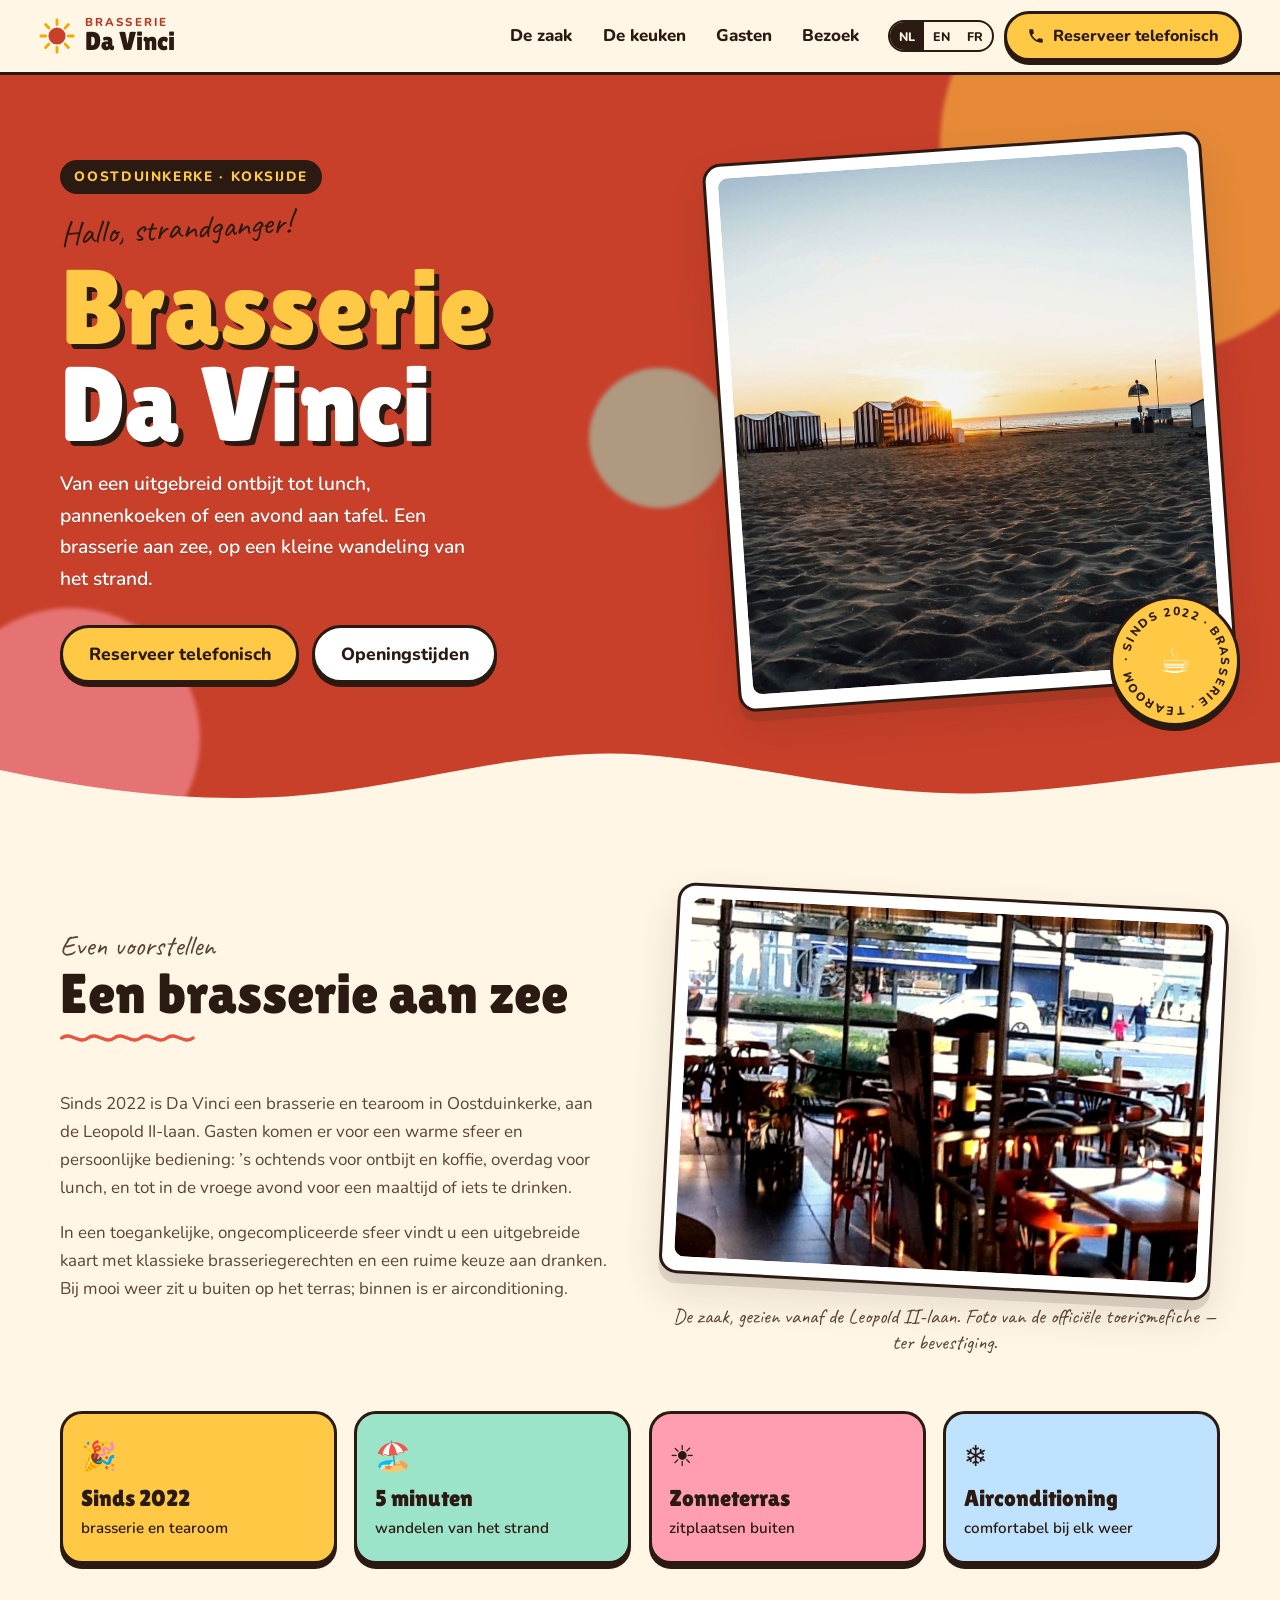
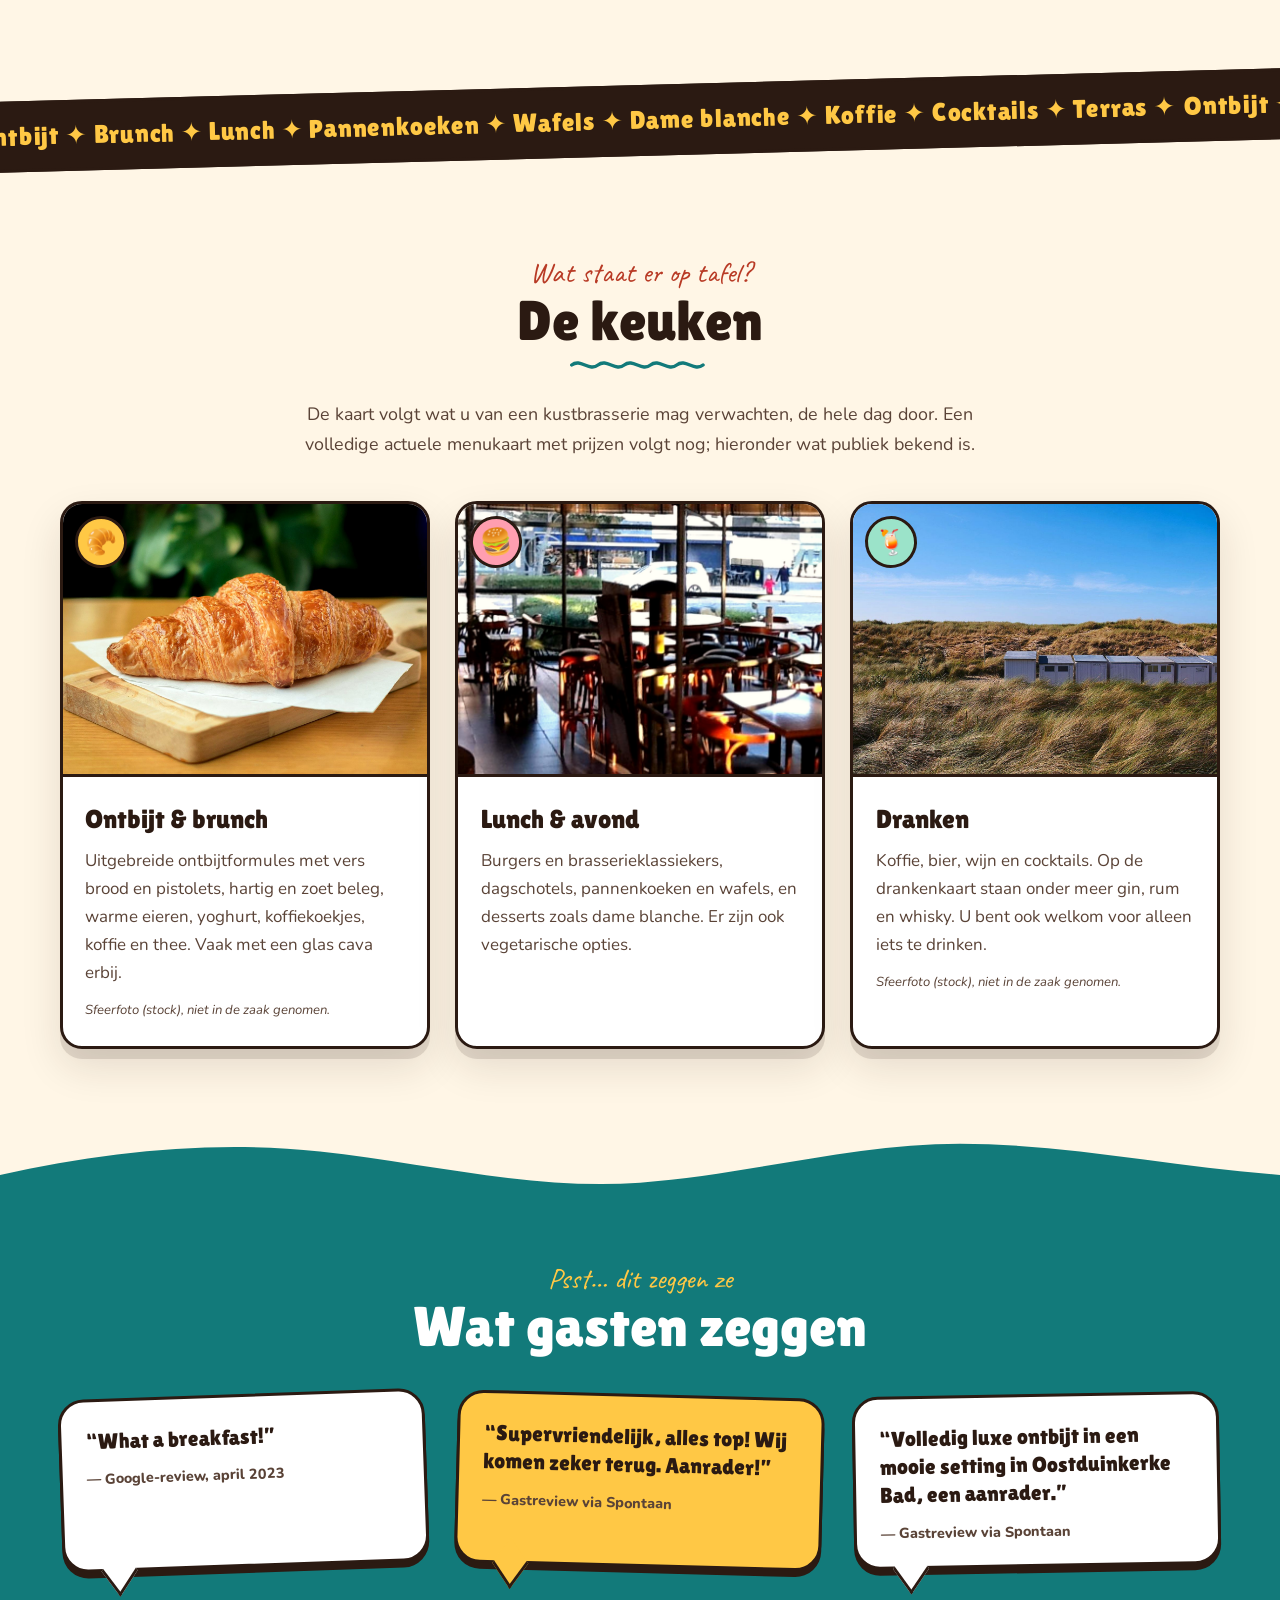
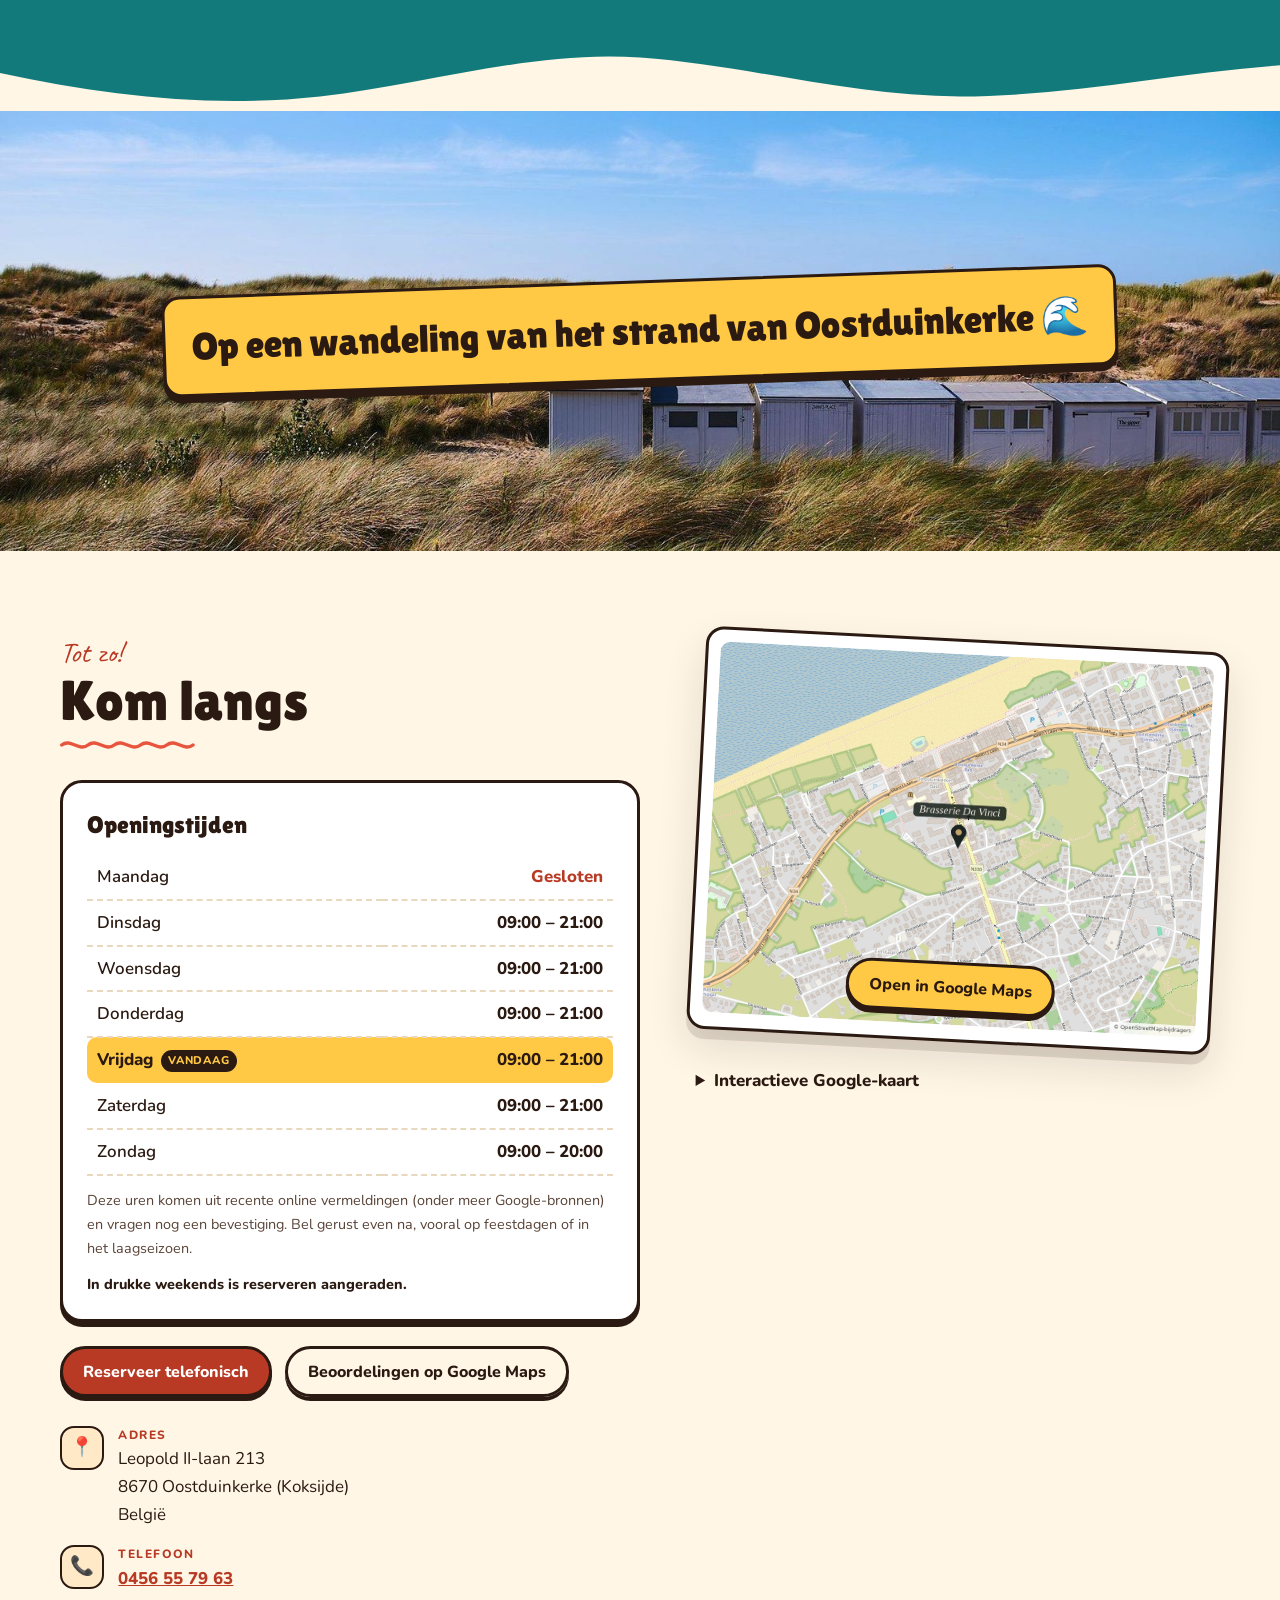
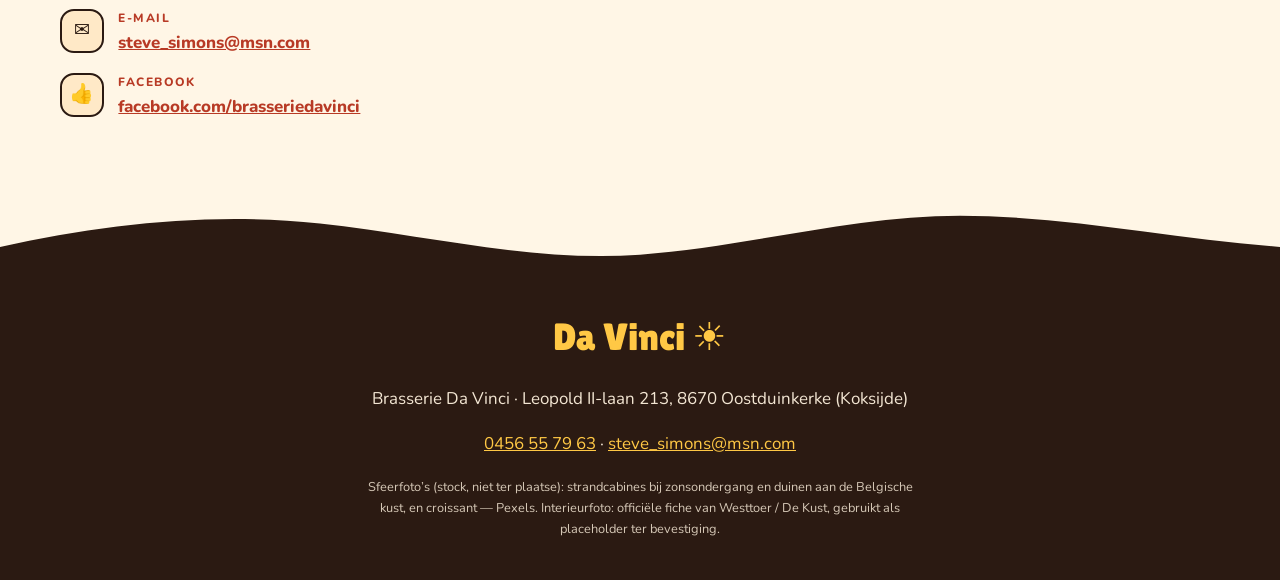
<file: v1/index.html>
<!DOCTYPE html>
<html lang="nl">
<head>
  <meta charset="utf-8">
  <meta name="viewport" content="width=device-width, initial-scale=1">
  <title>Brasserie Da Vinci · Oostduinkerke</title>
  <meta name="description" content="Brasserie en tearoom in Oostduinkerke, op een wandeling van het strand. Ontbijt, lunch, pannenkoeken en diner aan de Leopold II-laan 213, 8670 Koksijde.">
  <meta name="theme-color" content="#c8402a">
  <meta name="robots" content="noindex">
  <link rel="canonical" href="https://brasseriedavinci.com/">
  <link rel="icon" href="../favicon.ico" sizes="any">
  <link rel="icon" href="../favicon.svg" type="image/svg+xml">
  <link rel="apple-touch-icon" href="../apple-touch-icon.png">
  <meta property="og:type" content="website">
  <meta property="og:site_name" content="Brasserie Da Vinci">
  <meta property="og:title" content="Brasserie Da Vinci · Oostduinkerke">
  <meta property="og:description" content="Brasserie en tearoom aan zee in Oostduinkerke. Ontbijt, lunch en diner, Leopold II-laan 213.">
  <meta property="og:url" content="https://brasseriedavinci.com/v1/">
  <meta property="og:image" content="https://brasseriedavinci.com/assets/img/og.jpg">
  <link rel="preconnect" href="https://fonts.googleapis.com">
  <link rel="preconnect" href="https://fonts.gstatic.com" crossorigin>
  <link rel="stylesheet" href="https://fonts.googleapis.com/css2?family=Lilita+One&family=Nunito:wght@400;600;800&family=Caveat:wght@600&display=swap">
  <link rel="preload" href="../assets/img/hero-coast.jpg" as="image" media="(min-width: 701px)">
  <link rel="stylesheet" href="v1.css">
  <script>document.documentElement.classList.add("js")</script>
</head>
<body>
  <a class="skip" href="#main" data-i18n="skip">Naar de inhoud</a>

  <header class="header" id="header">
    <div class="header-inner">
      <a class="logo" href="#top" aria-label="Brasserie Da Vinci">
        <svg class="logo-sun" viewBox="0 0 40 40" aria-hidden="true"><circle cx="20" cy="20" r="9" fill="#ffc845"/><g stroke="#ffc845" stroke-width="3" stroke-linecap="round"><path d="M20 3v5M20 32v5M3 20h5M32 20h5M8 8l3.5 3.5M28.5 28.5L32 32M8 32l3.5-3.5M28.5 11.5L32 8"/></g></svg>
        <span><span class="logo-kicker">Brasserie</span><span class="logo-name">Da Vinci</span></span>
      </a>
      <nav class="nav" aria-label="Hoofdnavigatie">
        <a href="#over" data-i18n="navAbout">De zaak</a>
        <a href="#keuken" data-i18n="navKitchen">De keuken</a>
        <a href="#gasten" data-i18n="navGuests">Gasten</a>
        <a href="#bezoek" data-i18n="navVisit">Bezoek</a>
      </nav>
      <div class="header-tools">
        <div class="lang" role="group" aria-label="Language">
          <button type="button" data-lang="nl" aria-pressed="true">NL</button>
          <button type="button" data-lang="en" aria-pressed="false">EN</button>
          <button type="button" data-lang="fr" aria-pressed="false">FR</button>
        </div>
        <a class="btn btn-sun header-call" href="tel:+32456557963"><svg viewBox="0 0 24 24" aria-hidden="true"><path d="M6.6 10.8a15.1 15.1 0 0 0 6.6 6.6l2.2-2.2c.3-.3.7-.4 1-.2 1.1.4 2.3.6 3.6.6.6 0 1 .4 1 1V20c0 .6-.4 1-1 1A17 17 0 0 1 3 4c0-.6.4-1 1-1h3.5c.6 0 1 .4 1 1 0 1.3.2 2.5.6 3.6.1.3 0 .7-.2 1l-2.3 2.2z"/></svg><span data-i18n="reserve">Reserveer telefonisch</span></a>
        <button class="menu-toggle" type="button" aria-expanded="false" aria-controls="mobile-nav" aria-label="Menu"><span></span></button>
      </div>
    </div>
    <nav class="mobile-nav" id="mobile-nav" aria-label="Menu">
      <a href="#over" data-i18n="navAbout">De zaak</a>
      <a href="#keuken" data-i18n="navKitchen">De keuken</a>
      <a href="#gasten" data-i18n="navGuests">Gasten</a>
      <a href="#bezoek" data-i18n="navVisit">Bezoek</a>
    </nav>
  </header>

  <main id="main">
    <span id="top"></span>
    <section class="hero" aria-labelledby="hero-title">
      <div class="hero-bg" aria-hidden="true">
        <span class="blob b1"></span><span class="blob b2"></span><span class="blob b3"></span>
      </div>
      <div class="hero-inner">
        <div class="hero-copy">
          <p class="eyebrow pill" data-i18n="heroEyebrow">Oostduinkerke · Koksijde</p>
          <p class="hello" data-i18n="heroHello">Hallo, strandganger!</p>
          <h1 id="hero-title"><span class="h1-a">Brasserie</span> <span class="h1-b">Da Vinci</span></h1>
          <p class="hero-lead" data-i18n="heroLead">Van een uitgebreid ontbijt tot lunch, pannenkoeken of een avond aan tafel. Een brasserie aan zee, op een kleine wandeling van het strand.</p>
          <div class="hero-actions">
            <a class="btn btn-sun btn-lg" href="tel:+32456557963" data-i18n="reserve">Reserveer telefonisch</a>
            <a class="btn btn-ghost btn-lg" href="#bezoek" data-i18n="hoursCta">Openingstijden</a>
          </div>
        </div>
        <div class="hero-art">
          <div class="polaroid tilt-l">
            <picture>
              <source media="(max-width: 700px)" srcset="../assets/img/hero-coast-mobile.jpg" width="1200" height="1500">
              <img src="../assets/img/hero-coast.jpg" alt="Strandcabines bij zonsondergang aan de Belgische kust" data-i18n-alt="heroAlt" width="2000" height="1250" fetchpriority="high">
            </picture>
          </div>
          <div class="sticker sticker-round spin-slow" aria-hidden="true">
            <svg viewBox="0 0 120 120"><defs><path id="circ" d="M60 60m-44 0a44 44 0 1 1 88 0a44 44 0 1 1-88 0"/></defs><text><textPath href="#circ" class="sticker-text">· SINDS 2022 · BRASSERIE · TEAROOM </textPath></text></svg>
            <span class="sticker-emoji">☕</span>
          </div>
        </div>
      </div>
      <svg class="wave wave-bottom" viewBox="0 0 1440 90" preserveAspectRatio="none" aria-hidden="true"><path d="M0 40c120 30 240 45 360 30S600 10 720 20s240 50 360 50 240-30 360-40v60H0z" fill="#fff6e6"/></svg>
    </section>

    <section id="over" class="section about">
      <div class="wrap about-grid">
        <div class="about-copy reveal">
          <p class="kicker" data-i18n="aboutKicker">Even voorstellen</p>
          <h2 class="section-title" data-i18n="aboutTitle">Een brasserie aan zee</h2>
          <svg class="squiggle" viewBox="0 0 160 14" aria-hidden="true"><path d="M2 7c10-8 20 8 30 0s20 8 30 0 20 8 30 0 20 8 30 0 20 8 30 0" fill="none" stroke="#e8553e" stroke-width="4" stroke-linecap="round"/></svg>
          <p data-i18n="about1">Sinds 2022 is Da Vinci een brasserie en tearoom in Oostduinkerke, aan de Leopold II-laan. Gasten komen er voor een warme sfeer en persoonlijke bediening: ’s ochtends voor ontbijt en koffie, overdag voor lunch, en tot in de vroege avond voor een maaltijd of iets te drinken.</p>
          <p data-i18n="about2">In een toegankelijke, ongecompliceerde sfeer vindt u een uitgebreide kaart met klassieke brasseriegerechten en een ruime keuze aan dranken. Bij mooi weer zit u buiten op het terras; binnen is er airconditioning.</p>
        </div>
        <figure class="about-photo reveal">
          <div class="polaroid tilt-r">
            <img src="../assets/img/interior.jpg" alt="Interieur van Brasserie Da Vinci, met houten stoelen en grote ramen op de Leopold II-laan" data-i18n-alt="interiorAlt" width="1600" height="1100" loading="lazy">
          </div>
          <figcaption data-i18n="photoCaption">De zaak, gezien vanaf de Leopold II-laan. Foto van de officiële toerismefiche — ter bevestiging.</figcaption>
        </figure>
      </div>
      <ul class="facts wrap" role="list">
        <li class="fact c1 reveal"><span class="fact-ico" aria-hidden="true">🎉</span><strong data-i18n="factYear">Sinds 2022</strong><span data-i18n="factYearSub">brasserie en tearoom</span></li>
        <li class="fact c2 reveal"><span class="fact-ico" aria-hidden="true">🏖️</span><strong data-i18n="factWalk">5 minuten</strong><span data-i18n="factWalkSub">wandelen van het strand</span></li>
        <li class="fact c3 reveal"><span class="fact-ico" aria-hidden="true">☀️</span><strong data-i18n="factTerrace">Zonneterras</strong><span data-i18n="factTerraceSub">zitplaatsen buiten</span></li>
        <li class="fact c4 reveal"><span class="fact-ico" aria-hidden="true">❄️</span><strong data-i18n="factAir">Airconditioning</strong><span data-i18n="factAirSub">comfortabel bij elk weer</span></li>
      </ul>
    </section>

    <div class="marquee" aria-hidden="true">
      <div class="marquee-track">
        <span>Ontbijt ✦ Brunch ✦ Lunch ✦ Pannenkoeken ✦ Wafels ✦ Dame blanche ✦ Koffie ✦ Cocktails ✦ Terras ✦ </span><span>Ontbijt ✦ Brunch ✦ Lunch ✦ Pannenkoeken ✦ Wafels ✦ Dame blanche ✦ Koffie ✦ Cocktails ✦ Terras ✦ </span>
      </div>
    </div>

    <section id="keuken" class="section kitchen">
      <div class="wrap">
        <div class="center reveal">
          <p class="kicker" data-i18n="kitchenKicker">Wat staat er op tafel?</p>
          <h2 class="section-title" data-i18n="kitchenTitle">De keuken</h2>
          <svg class="squiggle" viewBox="0 0 160 14" aria-hidden="true"><path d="M2 7c10-8 20 8 30 0s20 8 30 0 20 8 30 0 20 8 30 0 20 8 30 0" fill="none" stroke="#127a7a" stroke-width="4" stroke-linecap="round"/></svg>
          <p class="lede" data-i18n="kitchenLead">De kaart volgt wat u van een kustbrasserie mag verwachten, de hele dag door. Een volledige actuele menukaart met prijzen volgt nog; hieronder wat publiek bekend is.</p>
        </div>
        <div class="cards">
          <article class="card card-1 reveal">
            <div class="card-img"><img src="../assets/img/breakfast.jpg" alt="" width="1400" height="1400" loading="lazy"><span class="tag" aria-hidden="true">🥐</span></div>
            <div class="card-body">
              <h3 data-i18n="cardBreakfast">Ontbijt &amp; brunch</h3>
              <p data-i18n="cardBreakfastText">Uitgebreide ontbijtformules met vers brood en pistolets, hartig en zoet beleg, warme eieren, yoghurt, koffiekoekjes, koffie en thee. Vaak met een glas cava erbij.</p>
              <p class="card-note" data-i18n="stockNote">Sfeerfoto (stock), niet in de zaak genomen.</p>
            </div>
          </article>
          <article class="card card-2 reveal">
            <div class="card-img"><img src="../assets/img/interior.jpg" alt="" width="1600" height="1100" loading="lazy"><span class="tag" aria-hidden="true">🍔</span></div>
            <div class="card-body">
              <h3 data-i18n="cardLunch">Lunch &amp; avond</h3>
              <p data-i18n="cardLunchText">Burgers en brasserieklassiekers, dagschotels, pannenkoeken en wafels, en desserts zoals dame blanche. Er zijn ook vegetarische opties.</p>
            </div>
          </article>
          <article class="card card-3 reveal">
            <div class="card-img"><img src="../assets/img/dunes.jpg" alt="" width="1600" height="1000" loading="lazy"><span class="tag" aria-hidden="true">🍹</span></div>
            <div class="card-body">
              <h3 data-i18n="cardDrinks">Dranken</h3>
              <p data-i18n="cardDrinksText">Koffie, bier, wijn en cocktails. Op de drankenkaart staan onder meer gin, rum en whisky. U bent ook welkom voor alleen iets te drinken.</p>
              <p class="card-note" data-i18n="stockNote">Sfeerfoto (stock), niet in de zaak genomen.</p>
            </div>
          </article>
        </div>
      </div>
    </section>

    <section id="gasten" class="section guests">
      <svg class="wave wave-top" viewBox="0 0 1440 90" preserveAspectRatio="none" aria-hidden="true"><path d="M0 50c120-30 240-45 360-30s240 50 360 40 240-50 360-50 240 30 360 40V0H0z" fill="#fff6e6"/></svg>
      <div class="wrap">
        <div class="center reveal">
          <p class="kicker kicker-light" data-i18n="quotesKicker">Psst… dit zeggen ze</p>
          <h2 class="section-title light" data-i18n="quotesTitle">Wat gasten zeggen</h2>
        </div>
        <div class="quotes-grid">
          <blockquote class="quote q-a reveal">
            <p data-i18n="q1">“What a breakfast!”</p>
            <footer data-i18n="q1src">Google-review, april 2023</footer>
          </blockquote>
          <blockquote class="quote q-b reveal">
            <p data-i18n="q2">“Supervriendelijk, alles top! Wij komen zeker terug. Aanrader!”</p>
            <footer data-i18n="q2src">Gastreview via Spontaan</footer>
          </blockquote>
          <blockquote class="quote q-c reveal">
            <p data-i18n="q3">“Volledig luxe ontbijt in een mooie setting in Oostduinkerke Bad, een aanrader.”</p>
            <footer data-i18n="q3src">Gastreview via Spontaan</footer>
          </blockquote>
        </div>
      </div>
      <svg class="wave wave-bottom" viewBox="0 0 1440 90" preserveAspectRatio="none" aria-hidden="true"><path d="M0 40c120 30 240 45 360 30S600 10 720 20s240 50 360 50 240-30 360-40v60H0z" fill="#fff6e6"/></svg>
    </section>

    <aside class="band reveal">
      <img src="../assets/img/dunes.jpg" alt="Duinen en witte strandcabines aan de Belgische kust" data-i18n-alt="dunesAlt" width="1600" height="1000" loading="lazy">
      <p><span data-i18n="bandText">Op een wandeling van het strand van Oostduinkerke</span> <span aria-hidden="true">🌊</span></p>
    </aside>

    <section id="bezoek" class="section visit">
      <div class="wrap visit-grid">
        <div id="contact" class="reveal">
          <p class="kicker" data-i18n="visitKicker">Tot zo!</p>
          <h2 class="section-title" data-i18n="visitTitle">Kom langs</h2>
          <svg class="squiggle" viewBox="0 0 160 14" aria-hidden="true"><path d="M2 7c10-8 20 8 30 0s20 8 30 0 20 8 30 0 20 8 30 0 20 8 30 0" fill="none" stroke="#e8553e" stroke-width="4" stroke-linecap="round"/></svg>
          <div class="hours-card">
            <h3 data-i18n="hoursTitle">Openingstijden</h3>
            <table class="hours">
              <caption class="sr-only" data-i18n="hoursTitle">Openingstijden</caption>
              <tbody>
                <tr data-day="1"><th scope="row" data-i18n="mon">Maandag</th><td class="closed" data-i18n="closed">Gesloten</td></tr>
                <tr data-day="2"><th scope="row" data-i18n="tue">Dinsdag</th><td>09:00 – 21:00</td></tr>
                <tr data-day="3"><th scope="row" data-i18n="wed">Woensdag</th><td>09:00 – 21:00</td></tr>
                <tr data-day="4"><th scope="row" data-i18n="thu">Donderdag</th><td>09:00 – 21:00</td></tr>
                <tr data-day="5"><th scope="row" data-i18n="fri">Vrijdag</th><td>09:00 – 21:00</td></tr>
                <tr data-day="6"><th scope="row" data-i18n="sat">Zaterdag</th><td>09:00 – 21:00</td></tr>
                <tr data-day="0"><th scope="row" data-i18n="sun">Zondag</th><td>09:00 – 20:00</td></tr>
              </tbody>
            </table>
            <p class="hours-note" data-i18n="hoursNote">Deze uren komen uit recente online vermeldingen (onder meer Google-bronnen) en vragen nog een bevestiging. Bel gerust even na, vooral op feestdagen of in het laagseizoen.</p>
            <p class="hours-note strong" data-i18n="weekendNote">In drukke weekends is reserveren aangeraden.</p>
          </div>
          <div class="hero-actions">
            <a class="btn btn-coral" href="tel:+32456557963" data-i18n="reserve">Reserveer telefonisch</a>
            <a class="btn btn-outline" href="https://www.google.com/maps?cid=10928506627656289856" target="_blank" rel="noopener noreferrer" data-i18n="mapsReviews">Beoordelingen op Google Maps</a>
          </div>
          <ul class="contact-list" role="list">
            <li><span class="c-ico" aria-hidden="true">📍</span><div><span class="label" data-i18n="addressLabel">Adres</span>Leopold II-laan 213<br>8670 Oostduinkerke (Koksijde)<br>België</div></li>
            <li><span class="c-ico" aria-hidden="true">📞</span><div><span class="label" data-i18n="phoneLabel">Telefoon</span><a href="tel:+32456557963">0456 55 79 63</a></div></li>
            <li><span class="c-ico" aria-hidden="true">✉️</span><div><span class="label" data-i18n="emailLabel">E-mail</span><a href="mailto:steve_simons@msn.com">steve_simons@msn.com</a></div></li>
            <li><span class="c-ico" aria-hidden="true">👍</span><div><span class="label" data-i18n="socialLabel">Facebook</span><a href="https://www.facebook.com/brasseriedavinci" target="_blank" rel="noopener noreferrer">facebook.com/brasseriedavinci</a></div></li>
          </ul>
        </div>
        <div class="map-wrap reveal">
          <a class="map-static polaroid tilt-r" href="https://www.google.com/maps?cid=10928506627656289856" target="_blank" rel="noopener noreferrer">
            <img src="../assets/img/map.jpg" width="1200" height="900" loading="lazy" alt="Kaart: Brasserie Da Vinci ligt aan de Leopold II-laan 213 in Oostduinkerke, op wandelafstand van het strand" data-i18n-alt="mapAlt">
            <span class="btn btn-sun map-open" data-i18n="openMaps">Open in Google Maps</span>
          </a>
          <details class="map-embed-wrap">
            <summary data-i18n="interactiveMap">Interactieve Google-kaart</summary>
            <iframe id="map-frame" title="Kaart: Brasserie Da Vinci, Leopold II-laan 213, Oostduinkerke"
              src="https://www.google.com/maps?q=Brasserie+Da+Vinci+Oostduinkerke.,+Leopold+II+Laan+213,+8670+Koksijde,+Belgium&amp;ftid=0x47dcbd2e27e5c8ab:0x97b5489a400d7640&amp;hl=nl&amp;z=16&amp;output=embed"
              loading="lazy" referrerpolicy="no-referrer-when-downgrade" allowfullscreen></iframe>
          </details>
        </div>
      </div>
    </section>
  </main>

  <footer class="footer">
    <svg class="wave wave-top" viewBox="0 0 1440 90" preserveAspectRatio="none" aria-hidden="true"><path d="M0 50c120-30 240-45 360-30s240 50 360 40 240-50 360-50 240 30 360 40V0H0z" fill="#fff6e6"/></svg>
    <div class="footer-inner">
      <p class="footer-logo">Da Vinci <span aria-hidden="true">☀</span></p>
      <p data-i18n="footerLegal">Brasserie Da Vinci · Leopold II-laan 213, 8670 Oostduinkerke (Koksijde)</p>
      <p><a href="tel:+32456557963">0456 55 79 63</a> · <a href="mailto:steve_simons@msn.com">steve_simons@msn.com</a></p>
      <p class="credits" data-i18n="credits">Sfeerfoto’s (stock, niet ter plaatse): strandcabines bij zonsondergang en duinen aan de Belgische kust, en croissant — Pexels. Interieurfoto: officiële fiche van Westtoer / De Kust, gebruikt als placeholder ter bevestiging.</p>
    </div>
  </footer>

  <nav class="actionbar" aria-label="Snelle acties" data-i18n-aria="quickActions">
    <a href="tel:+32456557963"><span aria-hidden="true">📞</span><span data-i18n="callShort">Bellen</span></a>
    <a href="https://www.google.com/maps/dir/?api=1&amp;destination=Leopold+II-laan+213,+8670+Oostduinkerke,+Belgium" target="_blank" rel="noopener noreferrer"><span aria-hidden="true">🧭</span><span data-i18n="directions">Route</span></a>
    <a href="#bezoek"><span aria-hidden="true">🕘</span><span data-i18n="hoursShort">Uren</span></a>
  </nav>

  <script src="v1.js" defer></script>
</body>
</html>
</file>
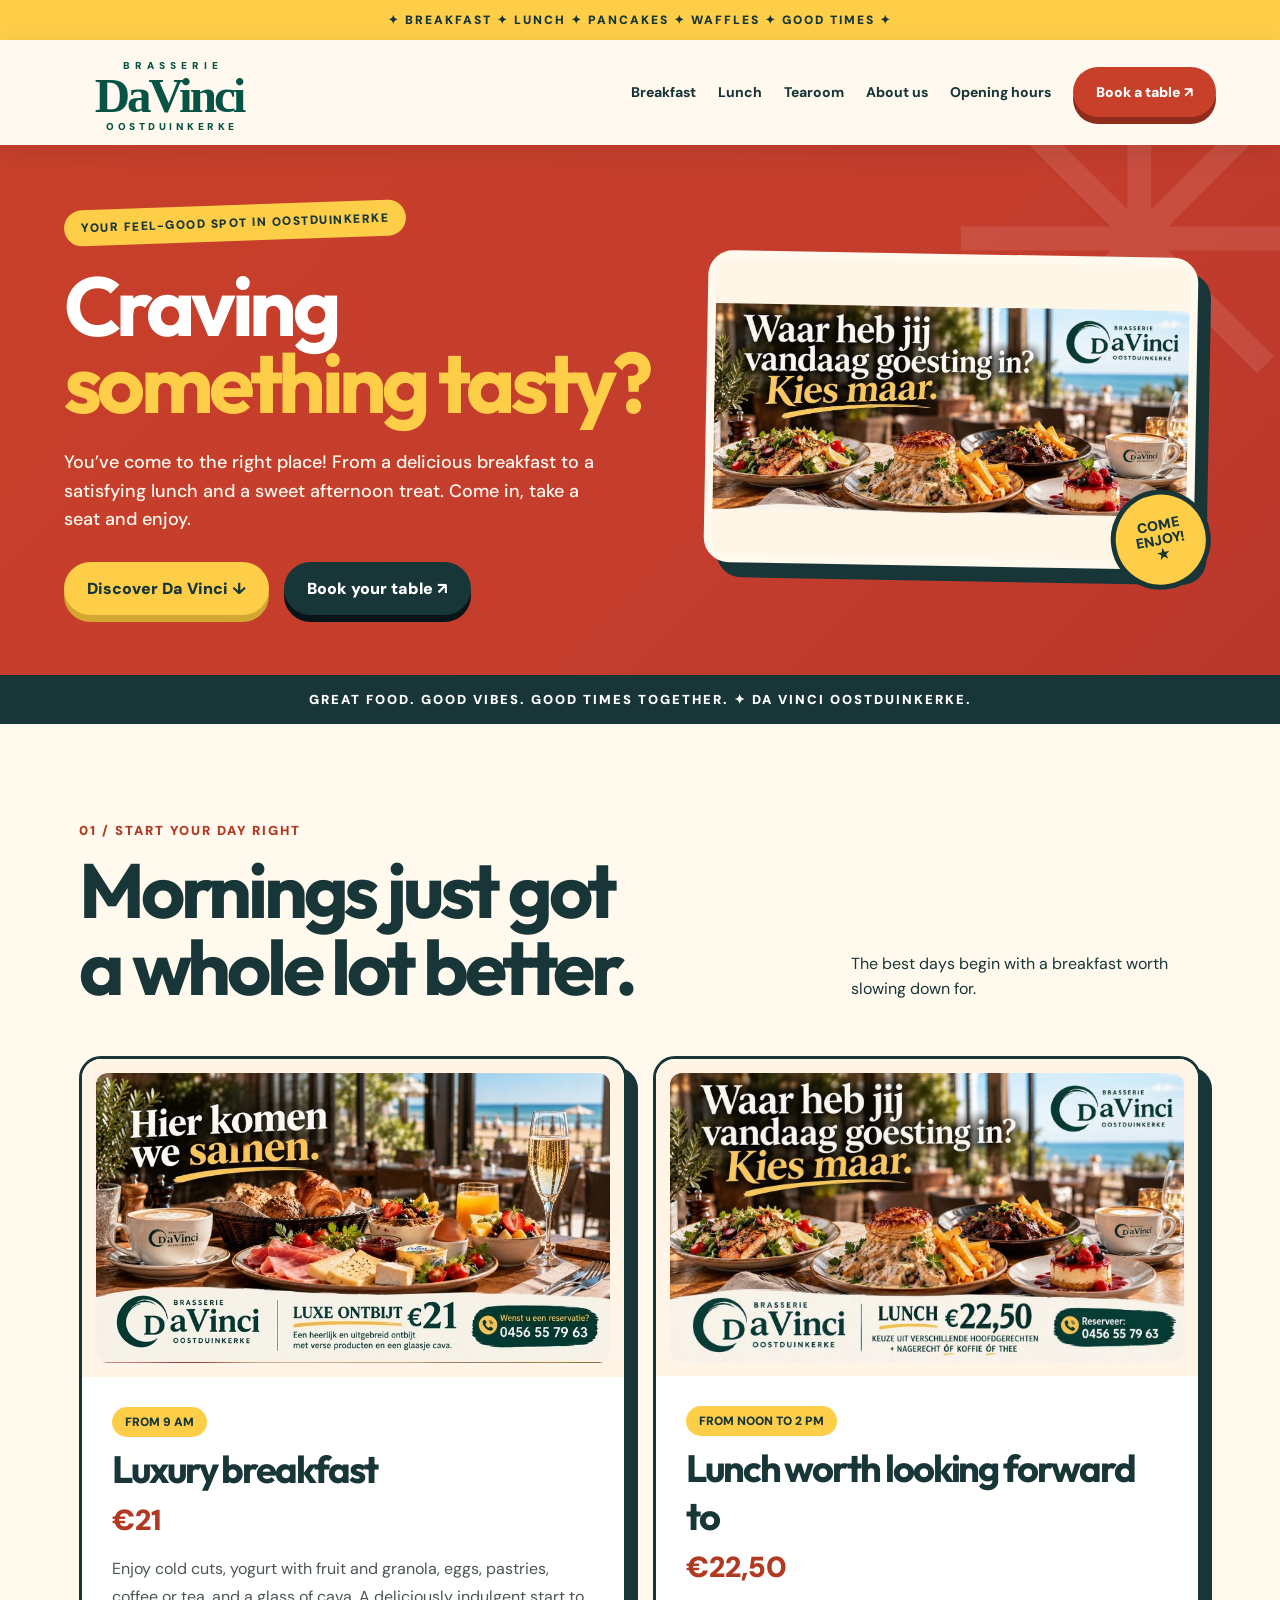
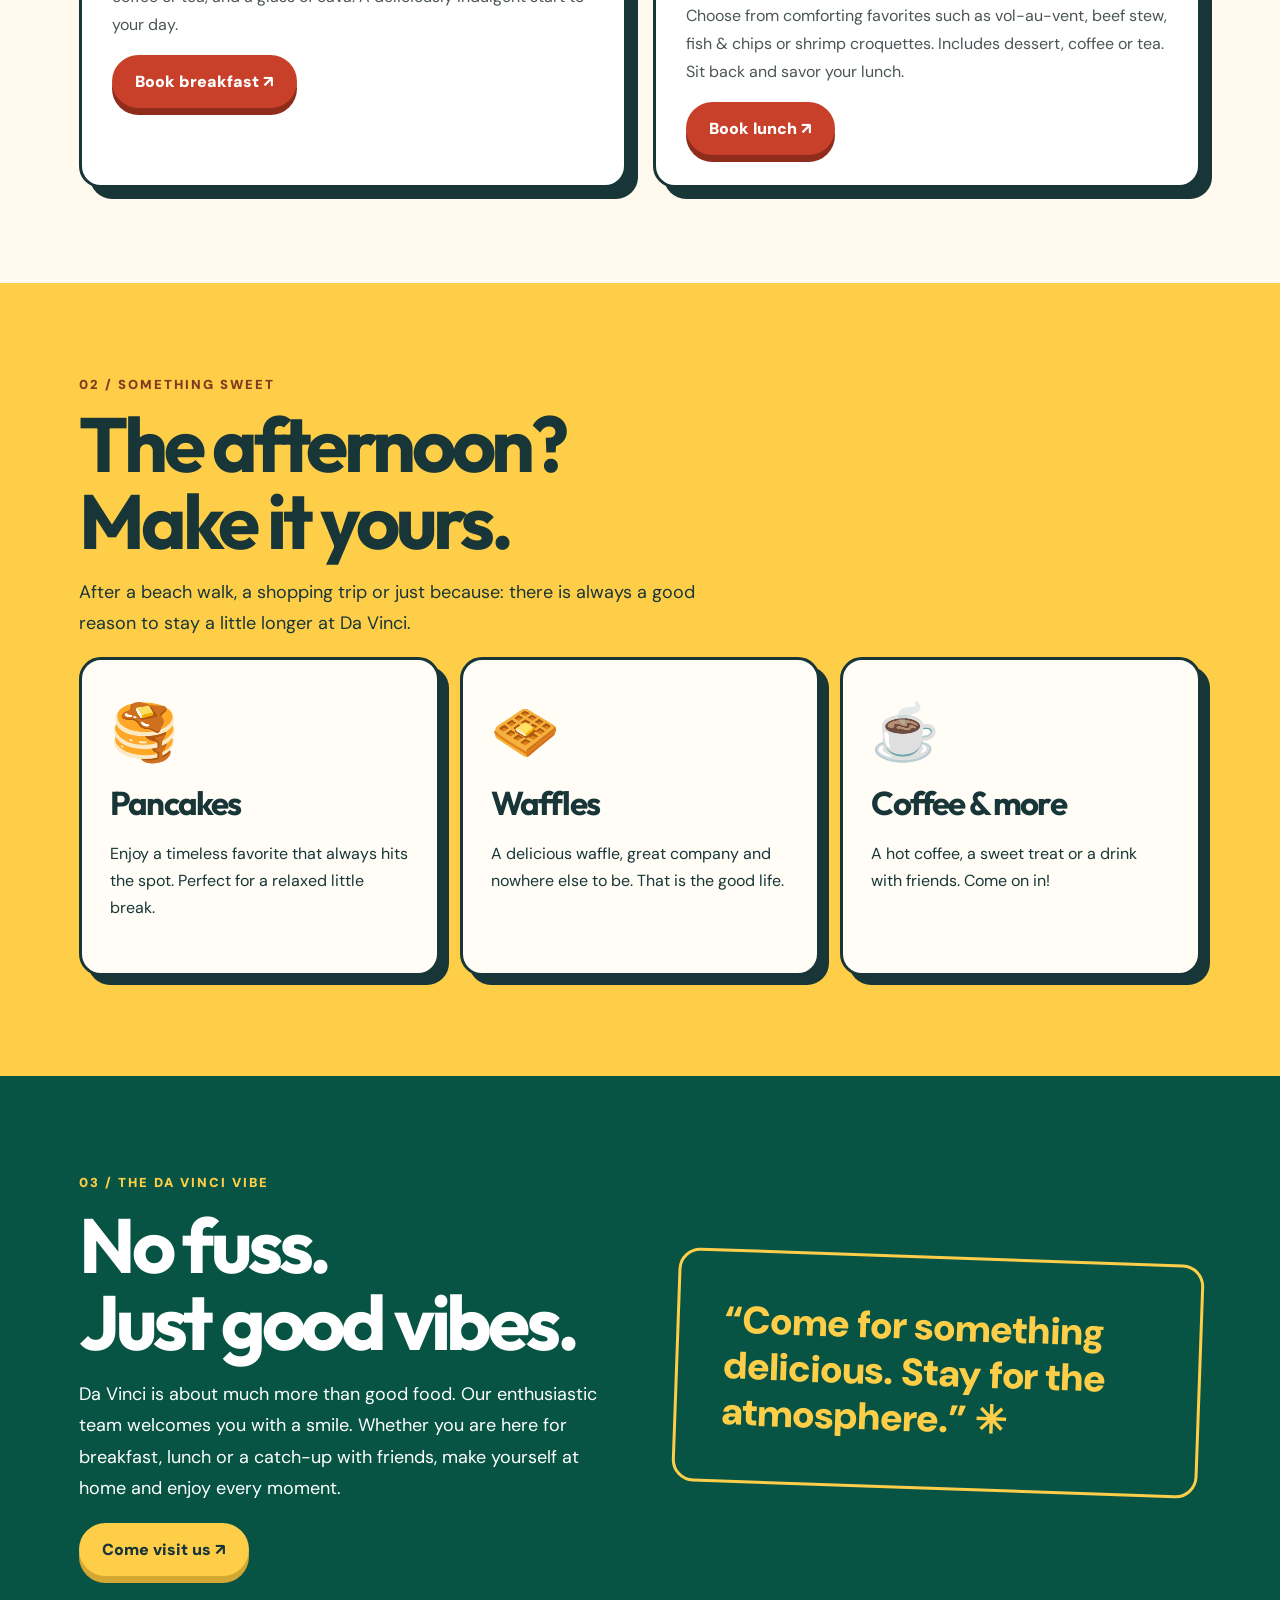
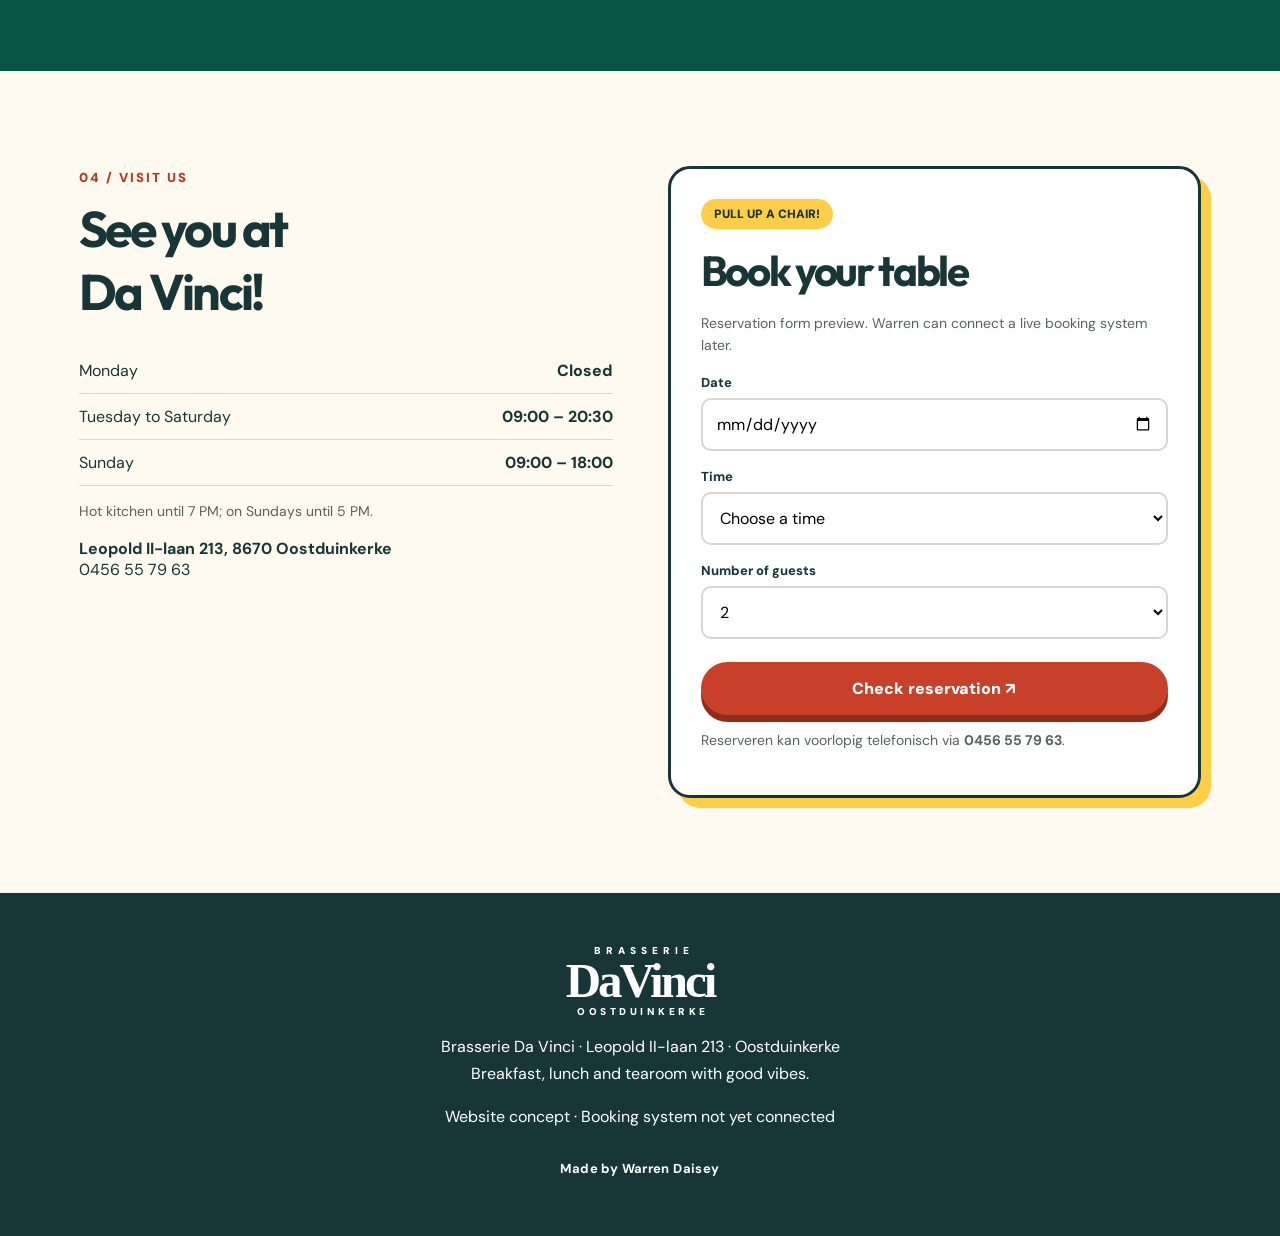
<file: v2/index.html>
<!DOCTYPE html>

<html lang="en"><head><meta charset="utf-8"/><meta content="width=device-width,initial-scale=1" name="viewport"/><meta content="#ff6945" name="theme-color"/><meta name="robots" content="noindex"/><link rel="canonical" href="https://brasseriedavinci.com/"/><link rel="icon" href="../favicon.ico" sizes="any"/><link rel="icon" href="../favicon.svg" type="image/svg+xml"/><link rel="apple-touch-icon" href="../apple-touch-icon.png"/><link rel="preload" href="img/hero.jpg" as="image"/><title>Da Vinci Oostduinkerke | Craving something delicious?</title><link href="https://fonts.googleapis.com" rel="preconnect"/><link href="https://fonts.googleapis.com/css2?family=DM+Sans:wght@400;500;600;700;800;900&amp;family=Outfit:wght@400;500;600;700;800;900&amp;display=swap" rel="stylesheet"/><style>
:root{--coral:#ff6548;--yellow:#ffd24c;--ink:#182b31;--cream:#fff9ed;--green:#075445;--blue:#203f72}*{box-sizing:border-box}html{scroll-behavior:smooth}body{margin:0;color:var(--ink);background:var(--cream);font-family:'DM Sans',sans-serif}a{text-decoration:none;color:inherit}button,input,select{font:inherit}header{position:sticky;top:0;z-index:50;background:#fffef9;box-shadow:0 4px 30px #1e292012}.nav{max-width:1300px;margin:auto;padding:10px 5%;display:flex;align-items:center;justify-content:space-between;gap:22px}.logo{width:245px;max-width:52vw;mix-blend-mode:multiply;display:block}.navlinks{display:flex;align-items:center;gap:22px;font-size:14px;font-weight:800}.navlinks a:hover{color:var(--coral)}.button{display:inline-flex;justify-content:center;align-items:center;background:var(--coral);color:#fff;padding:16px 23px;border-radius:100px;font-weight:900;border:0;cursor:pointer;box-shadow:0 7px 0 #c9462f;transition:transform .2s}.button:hover{transform:translateY(-3px)}.button.yellow{background:var(--yellow);color:var(--ink);box-shadow:0 7px 0 #d3a832}.button.dark{background:var(--ink);box-shadow:0 7px 0 #091419}.hamburger{display:none;background:none;border:0;font-size:28px}.ticker{background:var(--yellow);overflow:hidden;padding:12px 0;font-size:12px;font-weight:900;letter-spacing:2px;text-align:center;text-transform:uppercase}.hero{background:var(--coral);position:relative;overflow:hidden}.hero:before{content:'✳';position:absolute;right:-65px;top:-140px;font-size:490px;color:#ffffff17;line-height:1}.hero-inner{max-width:1300px;margin:auto;display:grid;grid-template-columns:1.05fr .95fr;align-items:center;min-height:610px;padding:60px 5%;gap:55px}.eyebrow{display:inline-block;background:var(--yellow);border-radius:99px;padding:10px 17px;font-size:12px;font-weight:900;letter-spacing:1.5px;text-transform:uppercase;transform:rotate(-2deg)}h1,h2,h3{font-family:Outfit,'Arial Black',sans-serif;letter-spacing:-.055em}h1{font-size:clamp(62px,7.4vw,114px);line-height:.93;margin:26px 0;color:#fff}h1 span{color:var(--yellow)}.hero p{font-size:19px;line-height:1.6;max-width:540px;color:#fff8ee}.hero-actions{display:flex;gap:15px;flex-wrap:wrap;margin-top:28px}.hero-art{position:relative;transform:rotate(3deg);background:#fff9ee;border:12px solid #fff9ee;border-radius:22px;box-shadow:24px 26px 0 #1a3040;min-width:0}.hero-art img{display:block;width:100%;aspect-ratio:1.42;object-fit:cover;object-position:center 48%;border-radius:10px}.stamp{position:absolute;right:-25px;bottom:-28px;background:var(--yellow);border:5px solid var(--ink);width:125px;height:125px;border-radius:50%;display:grid;place-items:center;text-align:center;font-weight:900;transform:rotate(-12deg);font-size:17px;line-height:1.05}.marquee{background:var(--ink);color:#fff;text-align:center;padding:16px;font-weight:900;letter-spacing:2px;font-size:13px}.wrap{max-width:1250px;margin:auto;padding:95px 5%}.section-top{display:flex;align-items:end;justify-content:space-between;gap:20px;margin-bottom:38px}.kicker{color:var(--coral);text-transform:uppercase;letter-spacing:2px;font-size:13px;font-weight:900}.section-top h2,.big-title{font-size:clamp(42px,6vw,80px);line-height:1;margin:12px 0}.section-top p{max-width:350px;line-height:1.6}.cards{display:grid;grid-template-columns:1fr 1fr;gap:26px}.food-card{border:3px solid var(--ink);border-radius:22px;overflow:hidden;background:white;box-shadow:11px 11px 0 var(--ink)}.food-card .image{background:#f7e6d2;padding:13px}.food-card .image img{width:100%;height:330px;object-fit:contain;display:block;border-radius:12px;background:#efe6d8}.food-body{padding:30px}.food-body h3{font-size:38px;margin:8px 0}.food-body p{line-height:1.75;color:#4c5556}.price{font-size:29px;font-weight:900;color:var(--coral)}.tag{display:inline-block;background:var(--yellow);padding:7px 13px;border-radius:99px;font-size:12px;font-weight:900;text-transform:uppercase}.tea{background:var(--yellow);position:relative}.tea .wrap{padding-top:90px;padding-bottom:100px}.tea-grid{display:grid;grid-template-columns:repeat(3,1fr);gap:20px}.tea-card{background:#fffdf5;border-radius:22px;padding:36px 28px;box-shadow:9px 9px 0 var(--ink);border:3px solid var(--ink)}.tea-card .emoji{font-size:55px}.tea-card h3{font-size:33px;margin:14px 0}.tea-card p{line-height:1.7}.about{background:var(--blue);color:white}.about-grid{display:grid;grid-template-columns:1fr 1fr;gap:70px;align-items:center}.about h2{font-size:clamp(45px,6vw,82px);line-height:1;margin:15px 0}.about p{font-size:18px;line-height:1.75}.quote{border:3px solid var(--yellow);padding:45px;transform:rotate(2deg);border-radius:22px;font-size:clamp(28px,3vw,45px);font-weight:900;line-height:1.2;color:var(--yellow)}.visit{background:#fffaf0}.visit-grid{display:grid;grid-template-columns:1fr 1fr;gap:55px}.visit h2{font-size:50px;margin:10px 0 25px}.hours{width:100%;border-collapse:collapse}.hours td{border-bottom:1px solid #ded5c5;padding:12px 0}.hours td:last-child{text-align:right;font-weight:800}.note{color:#59615d;font-size:14px;line-height:1.6}.reserve{background:#fff;border:3px solid var(--ink);border-radius:22px;padding:30px;box-shadow:10px 10px 0 var(--yellow)}.reserve label{display:block;font-weight:800;font-size:13px;margin:17px 0 7px}.reserve input,.reserve select{width:100%;border:2px solid #d8d6cd;border-radius:10px;padding:13px;background:white}.reserve button{margin-top:23px;width:100%}footer{background:var(--ink);color:white;text-align:center;padding:45px 20px}footer p{line-height:1.7}footer img{width:230px;background:white;border-radius:8px;padding:5px}footer a{text-decoration:underline}.float-reserve{display:none}@media(max-width:900px){.navlinks{display:none;position:absolute;top:100%;left:0;right:0;background:white;padding:25px;flex-direction:column}.navlinks.open{display:flex}.hamburger{display:block}.hero-inner{grid-template-columns:1fr;padding-top:58px;padding-bottom:75px;gap:35px;min-height:0}.hero-art{max-width:650px;margin:auto;width:90%}.cards,.about-grid,.visit-grid{grid-template-columns:1fr}.tea-grid{grid-template-columns:1fr}.section-top{display:block}.wrap{padding:65px 6%}.float-reserve{display:block;position:fixed;z-index:45;bottom:14px;left:50%;transform:translateX(-50%);width:max-content;max-width:95%}.float-reserve .button{box-shadow:0 4px 16px #0005}.about-grid{gap:20px}}@media(max-width:550px){.logo{width:205px}.hero-inner{padding-left:6%;padding-right:6%}h1{font-size:clamp(58px,14vw,85px)}.hero-art{border-width:7px;box-shadow:13px 15px 0 var(--ink)}.stamp{width:94px;height:94px;font-size:13px;right:-17px;bottom:-20px}.food-card .image img{height:240px}.food-body{padding:24px}.food-body h3{font-size:33px}.quote{padding:25px}.visit h2{font-size:42px}footer{padding-bottom:95px}}@media(prefers-reduced-motion:reduce){html{scroll-behavior:auto}}
</style><style>
/* Da Vinci WOW – fine-tuned, same energetic identity */
:root{--coral:#ff6448;--yellow:#ffd34e;--ink:#142b32;--cream:#fff9ee;--green:#075445;--blue:#234577}
body{overflow-x:hidden} header{box-shadow:0 6px 25px rgba(22,42,47,.10)}
.nav{padding-top:13px;padding-bottom:13px}.logo{width:275px;max-width:52vw;mix-blend-mode:normal;object-fit:contain}
.navlinks a:focus-visible,.button:focus-visible,button:focus-visible,input:focus-visible,select:focus-visible{outline:3px solid #174c8a;outline-offset:3px}
.hero{background:linear-gradient(135deg,#ff7551 0%,#fa6046 60%,#f44f47 100%)}
.hero-art{border-radius:25px;transform:rotate(2deg);box-shadow:22px 23px 0 #183a46}
.hero-art img{aspect-ratio:1.36;object-fit:cover;object-position:center;border-radius:14px}
.hero p{font-weight:500}.wrap{scroll-margin-top:105px}.food-card{transition:transform .25s,box-shadow .25s}.food-card:hover{transform:translateY(-5px);box-shadow:14px 16px 0 var(--ink)}
.food-card .image{padding:14px;background:#fce9d6;display:grid;place-items:center;min-height:300px}
.food-card .image img{height:auto;max-height:360px;aspect-ratio:1.78;object-fit:contain;background:transparent;width:100%;border-radius:12px}
.food-card:first-child .image img{aspect-ratio:1.77;object-fit:cover;object-position:center}
.food-card .image img[src$="lunch.jpg"]{object-fit:contain;aspect-ratio:16/9;max-height:360px}
.food-body{min-height:275px}.tea-card{transition:transform .25s}.tea-card:hover{transform:translateY(-6px) rotate(-1deg)}
.reserve input:focus,.reserve select:focus{border-color:var(--coral);outline:2px solid #ffd24c}
#reservation-note{padding:14px;background:#fff1d2;border:2px solid #e0a33b;border-radius:12px;font-weight:700}
#reservation-note[hidden]{display:none}
@media(max-width:900px){.nav{padding:12px 5%}.hero-art{transform:rotate(1deg)}}
@media(max-width:550px){.logo{width:220px;max-width:67vw}.hero-inner{padding-top:42px}.hero-art{width:94%;margin-bottom:8px}.food-card .image{min-height:unset}.food-card .image img{height:auto;max-height:none}.food-body{min-height:unset}.section-top h2{font-size:clamp(39px,10vw,60px)}.stamp{right:-8px}.navlinks{gap:18px}}
</style><style>
/* Tweede WOW-versie: scherper logo, leesbare fotoformaten en Da Vinci-kleuren */
:root{--coral:#f56648;--yellow:#ffce48;--ink:#183638;--green:#075445;--blue:#075445}
.brandmark{display:inline-flex;flex-direction:column;align-items:center;justify-content:center;color:#075445;line-height:1;min-width:210px;white-space:nowrap;text-shadow:none}
.brandtop{font-size:10px;letter-spacing:5px;font-weight:900;margin-left:7px}.brandname{font-family:Georgia,serif;font-weight:700;font-size:49px;letter-spacing:-3px;line-height:1.04}.brandbottom{font-size:10px;font-weight:900;letter-spacing:3.5px;margin-left:6px}
header{background:#fff9ef}.hero-inner{min-height:500px;gap:35px}.hero-art{max-width:490px;width:100%;justify-self:center;box-shadow:13px 15px 0 #183638;border-width:8px;transform:rotate(1deg)}.hero-art img{aspect-ratio:1.6;object-fit:contain;background:#fff6e8}
.hero h1{font-size:clamp(56px,6.5vw,92px)}.hero p{font-size:18px}.food-card .image{background:#fff4e5}.food-card .image img,.food-card:first-child .image img{width:100%;height:auto;max-height:none;aspect-ratio:auto;object-fit:contain;object-position:center}
.about{background:#075445}.stamp{width:100px;height:100px;font-size:14px}footer .brandmark{color:#fff}
@media(max-width:900px){.hero-inner{min-height:0}.hero-art{max-width:440px;width:92%}}
@media(max-width:550px){.brandmark{min-width:170px}.brandname{font-size:39px}.brandtop,.brandbottom{font-size:8px}.hero-inner{gap:28px;padding-top:38px}.hero-art{max-width:320px;width:90%;margin-bottom:16px}.hero h1{font-size:clamp(53px,13vw,74px)}.stamp{width:75px;height:75px;font-size:11px;right:-12px;bottom:-14px}.food-card .image{padding:8px}}
</style><style>
/* v2 accessibility pass: WCAG AA contrast (same palette, slightly deeper coral) */
.hero{background:linear-gradient(135deg,#c8402a 0%,#c43d2d 60%,#b9372b 100%)}
.button{background:#c8402a;box-shadow:0 7px 0 #8f2c1c}
.button.yellow{background:var(--yellow)}.button.dark{background:var(--ink)}
.kicker,.price{color:#b23a22}
.navlinks a:hover{color:#b23a22}
.hero-art img,.food-card .image img{height:auto}
</style>
</head><body><div class="ticker">✦ Breakfast ✦ Lunch ✦ Pancakes ✦ Waffles ✦ Good times ✦</div><header><nav class="nav"><a aria-label="Da Vinci start" href="#home"><span class="brandmark"><span class="brandtop">BRASSERIE</span><span class="brandname">DaVinci</span><span class="brandbottom">OOSTDUINKERKE</span></span></a><button aria-expanded="false" aria-label="Menu openen" class="hamburger" onclick="let x=document.querySelector('.navlinks');x.classList.toggle('open');this.setAttribute('aria-expanded',x.classList.contains('open'))">☰</button><div class="navlinks"><a href="#ontbijt">Breakfast</a><a href="#lunch">Lunch</a><a href="#tearoom">Tearoom</a><a href="#over">About us</a><a href="#uren">Opening hours</a><a class="button" href="#reserveer">Book a table ↗</a></div></nav></header><main><section class="hero" id="home"><div class="hero-inner"><div><div class="eyebrow">Your feel-good spot in Oostduinkerke</div><h1>Craving<br/><span>something tasty?</span></h1><p>You’ve come to the right place! From a delicious breakfast to a satisfying lunch and a sweet afternoon treat. Come in, take a seat and enjoy.</p><div class="hero-actions"><a class="button yellow" href="#ontbijt">Discover Da Vinci ↓</a><a class="button dark" href="#reserveer">Book your table ↗</a></div></div><div class="hero-art"><img alt="Brasserie Da Vinci promo image: salmon salad, vol-au-vent with fries, beef stew, coffee and a cheesecake on a terrace by the sea, with the text &quot;Waar heb jij vandaag goesting in? Kies maar.&quot;" decoding="async" loading="eager" src="img/hero.jpg" width="1440" height="625"/><div class="stamp">COME<br/>ENJOY!<br/>★</div></div></div></section><div class="marquee">GREAT FOOD. GOOD VIBES. GOOD TIMES TOGETHER. ✦ DA VINCI OOSTDUINKERKE.</div><section class="wrap" id="ontbijt"><div class="section-top"><div><span class="kicker">01 / Start your day right</span><h2>Mornings just got<br/>a whole lot better.</h2></div><p>The best days begin with a breakfast worth slowing down for.</p></div><div class="cards"><article class="food-card"><div class="image"><img alt="Luxury breakfast at Da Vinci: bread rolls, croissants, cold cuts, cheese, fruit, an egg, orange juice, coffee and a glass of cava. Text: Hier komen we samen. Luxe ontbijt €21, een heerlijk en uitgebreid ontbijt met verse producten en een glaasje cava. Wenst u een reservatie? 0456 55 79 63." decoding="async" loading="lazy" src="img/breakfast.jpg" width="864" height="488"/></div><div class="food-body"><span class="tag">From 9 AM</span><h3>Luxury breakfast</h3><div class="price">€21</div><p>Enjoy cold cuts, yogurt with fruit and granola, eggs, pastries, coffee or tea, and a glass of cava. A deliciously indulgent start to your day.</p><a class="button" href="#reserveer">Book breakfast ↗</a></div></article><article class="food-card" id="lunch"><div class="image"><img alt="Lunch at Da Vinci: salmon salad, vol-au-vent with fries, beef stew and dessert. Text: Lunch €22,50, keuze uit verschillende hoofdgerechten plus nagerecht of koffie of thee. Reserveer: 0456 55 79 63." decoding="async" loading="lazy" src="img/lunch.jpg" width="1440" height="810"/></div><div class="food-body"><span class="tag">From noon to 2 PM</span><h3>Lunch worth looking forward to</h3><div class="price">€22,50</div><p>Choose from comforting favorites such as vol-au-vent, beef stew, fish &amp; chips or shrimp croquettes. Includes dessert, coffee or tea. Sit back and savor your lunch.</p><a class="button" href="#reserveer">Book lunch ↗</a></div></article></div></section><section class="tea" id="tearoom"><div class="wrap"><span class="kicker" style="color:#7d3b20">02 / Something sweet</span><h2 class="big-title">The afternoon?<br/>Make it yours.</h2><p style="max-width:650px;font-size:18px;line-height:1.7">After a beach walk, a shopping trip or just because: there is always a good reason to stay a little longer at Da Vinci.</p><div class="tea-grid"><article class="tea-card"><div class="emoji">🥞</div><h3>Pancakes</h3><p>Enjoy a timeless favorite that always hits the spot. Perfect for a relaxed little break.</p></article><article class="tea-card"><div class="emoji">🧇</div><h3>Waffles</h3><p>A delicious waffle, great company and nowhere else to be. That is the good life.</p></article><article class="tea-card"><div class="emoji">☕</div><h3>Coffee &amp; more</h3><p>A hot coffee, a sweet treat or a drink with friends. Come on in!</p></article></div></div></section><section class="about" id="over"><div class="wrap about-grid"><div><span class="kicker" style="color:var(--yellow)">03 / The Da Vinci vibe</span><h2>No fuss.<br/>Just good vibes.</h2><p>Da Vinci is about much more than good food. Our enthusiastic team welcomes you with a smile. Whether you are here for breakfast, lunch or a catch-up with friends, make yourself at home and enjoy every moment.</p><a class="button yellow" href="#reserveer">Come visit us ↗</a></div><div class="quote">“Come for something delicious. Stay for the atmosphere.” ✳</div></div></section><section class="visit" id="uren"><div class="wrap visit-grid"><div><span class="kicker">04 / Visit us</span><h2>See you at<br/>Da Vinci!</h2><table class="hours"><tr><td>Monday</td><td>Closed</td></tr><tr><td>Tuesday to Saturday</td><td>09:00 – 20:30</td></tr><tr><td>Sunday</td><td>09:00 – 18:00</td></tr></table><p class="note">Hot kitchen until 7 PM; on Sundays until 5 PM.</p><p><strong>Leopold II-laan 213, 8670 Oostduinkerke</strong><br/><a href="tel:+32456557963">0456 55 79 63</a></p></div><div class="reserve" id="reserveer"><span class="tag">Pull up a chair!</span><h2 style="font-size:42px;margin:15px 0">Book your table</h2><p class="note">Reservation form preview. Warren can connect a live booking system later.</p><form onsubmit='event.preventDefault(); document.getElementById("reservation-note").hidden=false; document.getElementById("reservation-note").scrollIntoView({behavior:"smooth",block:"nearest"});'><label for="date">Date</label><input id="date" required="" type="date"/><label for="time">Time</label><select id="time" required=""><option value="">Choose a time</option><option>09:00</option><option>10:00</option><option>11:00</option><option>12:00</option><option>12:30</option><option>13:00</option><option>13:30</option><option>14:00</option><option>15:00</option><option>16:00</option><option>17:00</option><option>18:00</option></select><label for="guests">Number of guests</label><select id="guests" required=""><option>2</option><option>1</option><option>3</option><option>4</option><option>5</option><option>6</option><option>7</option><option>8</option></select><button class="button" type="submit">Check reservation ↗</button></form><p hidden="" id="reservation-note">This is a design preview, not a live booking. Call 0456 55 79 63 to reserve a table.</p><p class="note">Reserveren kan voorlopig telefonisch via <a href="tel:+32456557963"><strong>0456 55 79 63</strong></a>.</p></div></div></section></main><footer><span class="brandmark"><span class="brandtop">BRASSERIE</span><span class="brandname">DaVinci</span><span class="brandbottom">OOSTDUINKERKE</span></span><p>Brasserie Da Vinci · Leopold II-laan 213 · Oostduinkerke<br/>Breakfast, lunch and tearoom with good vibes.</p><p>Website concept · Booking system not yet connected</p><div style="text-align:center;padding:14px 8px;font-size:13px;font-weight:700;letter-spacing:.03em;">Made by Warren Daisey</div></footer><div class="float-reserve"><a class="button" href="#reserveer">Book your table ↗</a></div><script>document.querySelectorAll('.navlinks a').forEach(a=>a.addEventListener('click',()=>{document.querySelector('.navlinks').classList.remove('open');document.querySelector('.hamburger').setAttribute('aria-expanded','false')}));document.getElementById('date').min=new Date().toLocaleDateString('en-CA');</script>
</body></html>
</file>
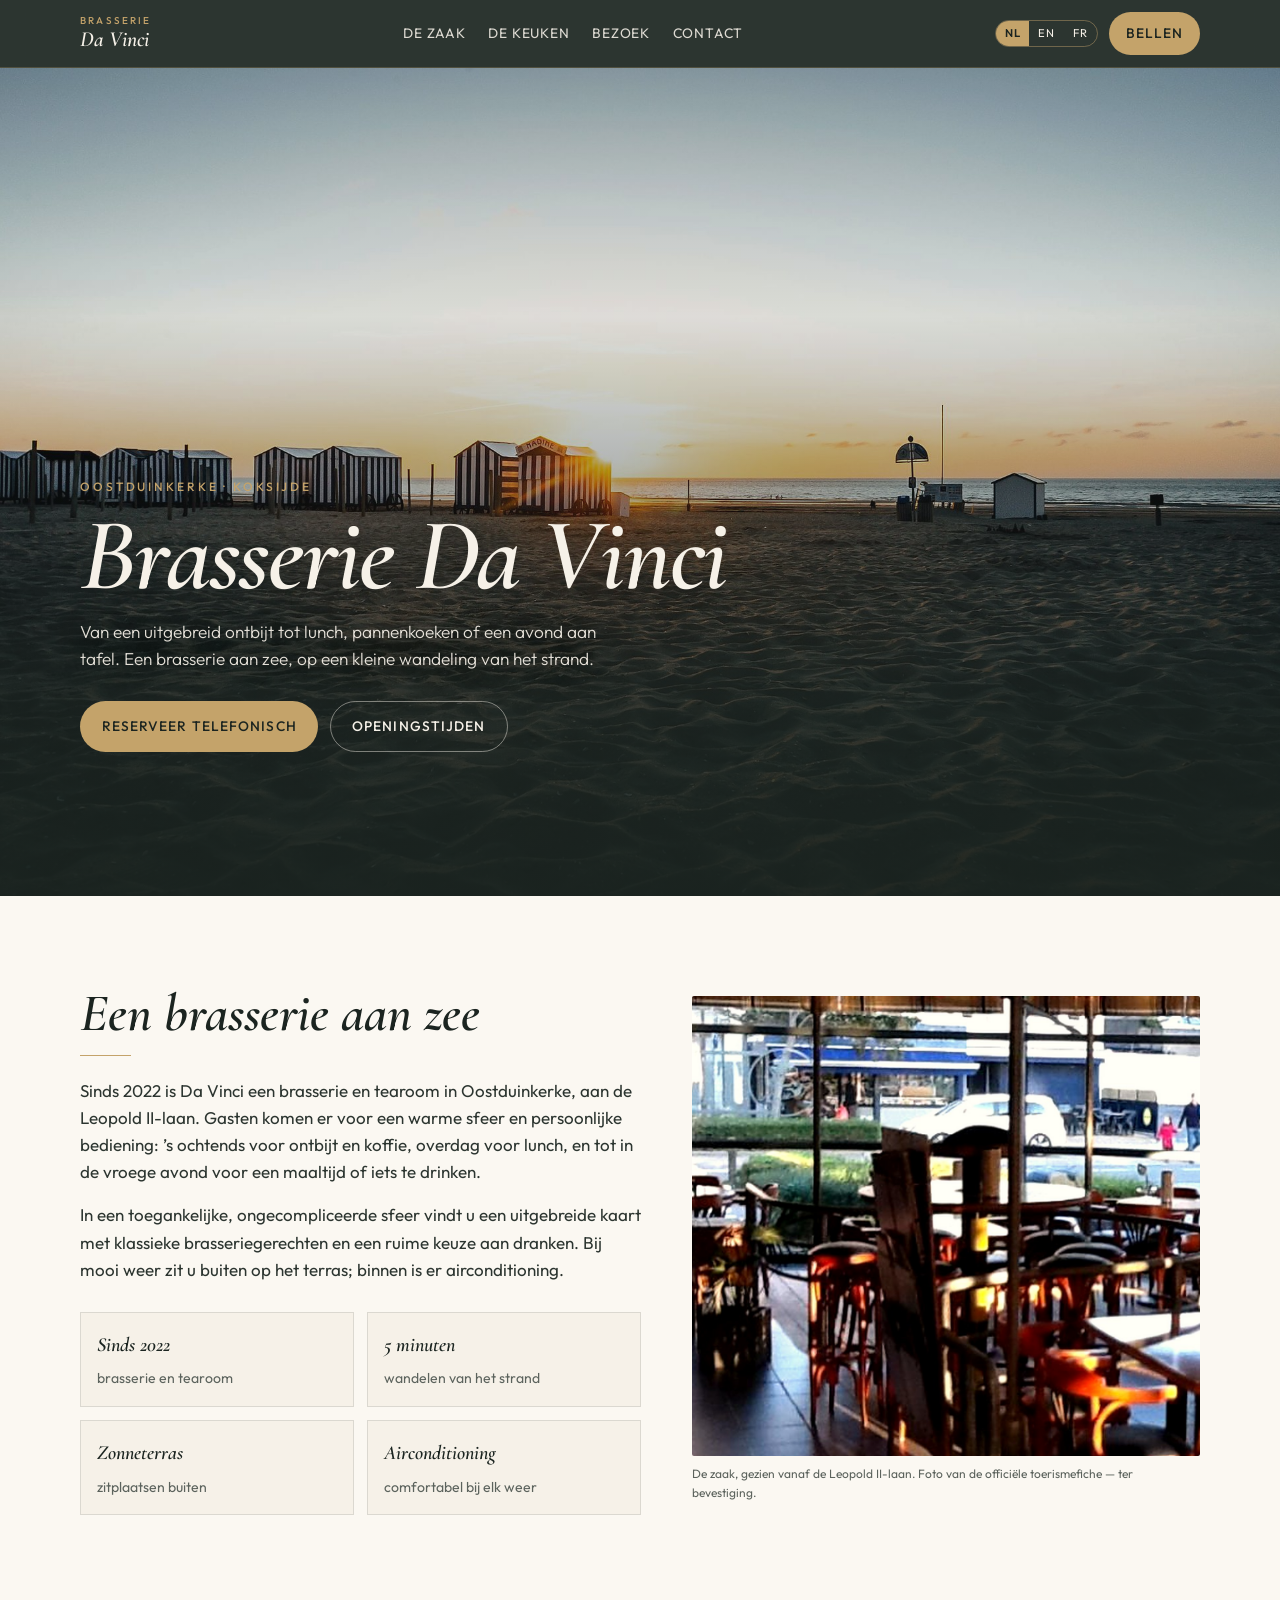
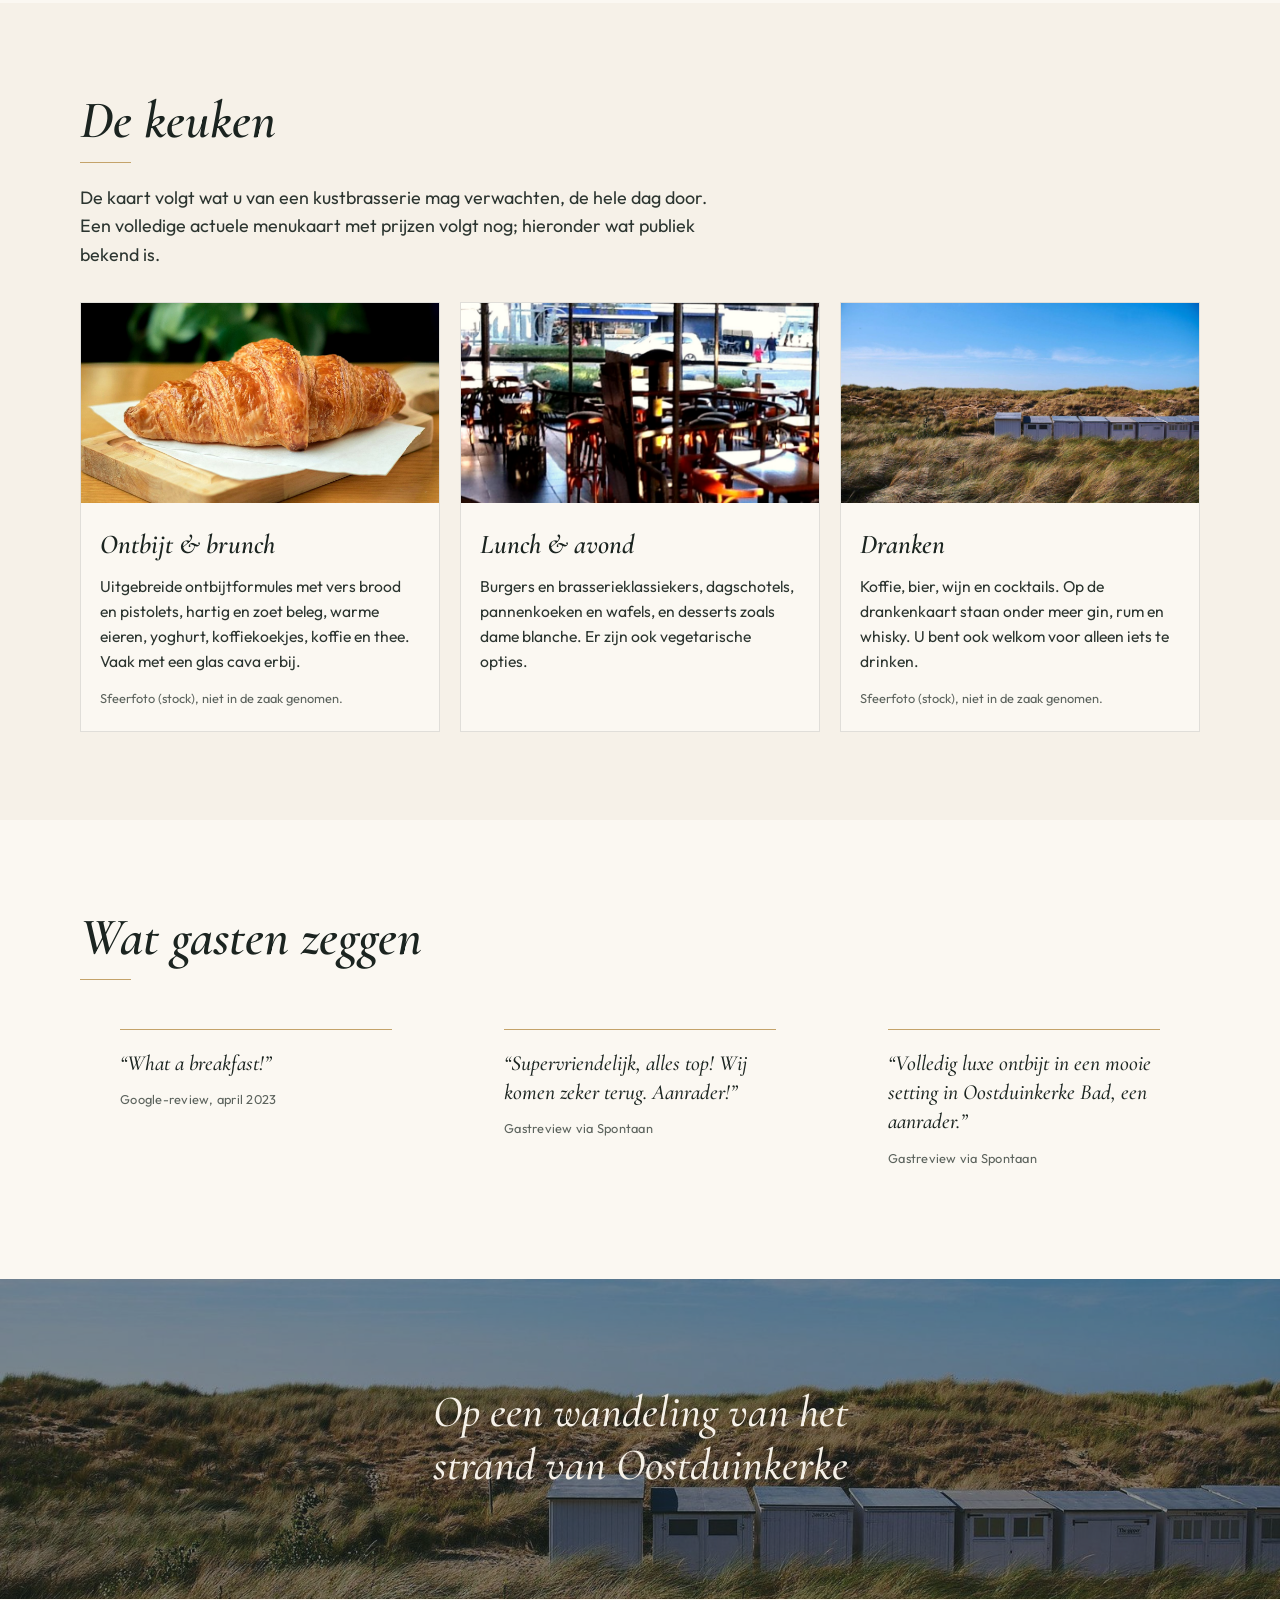
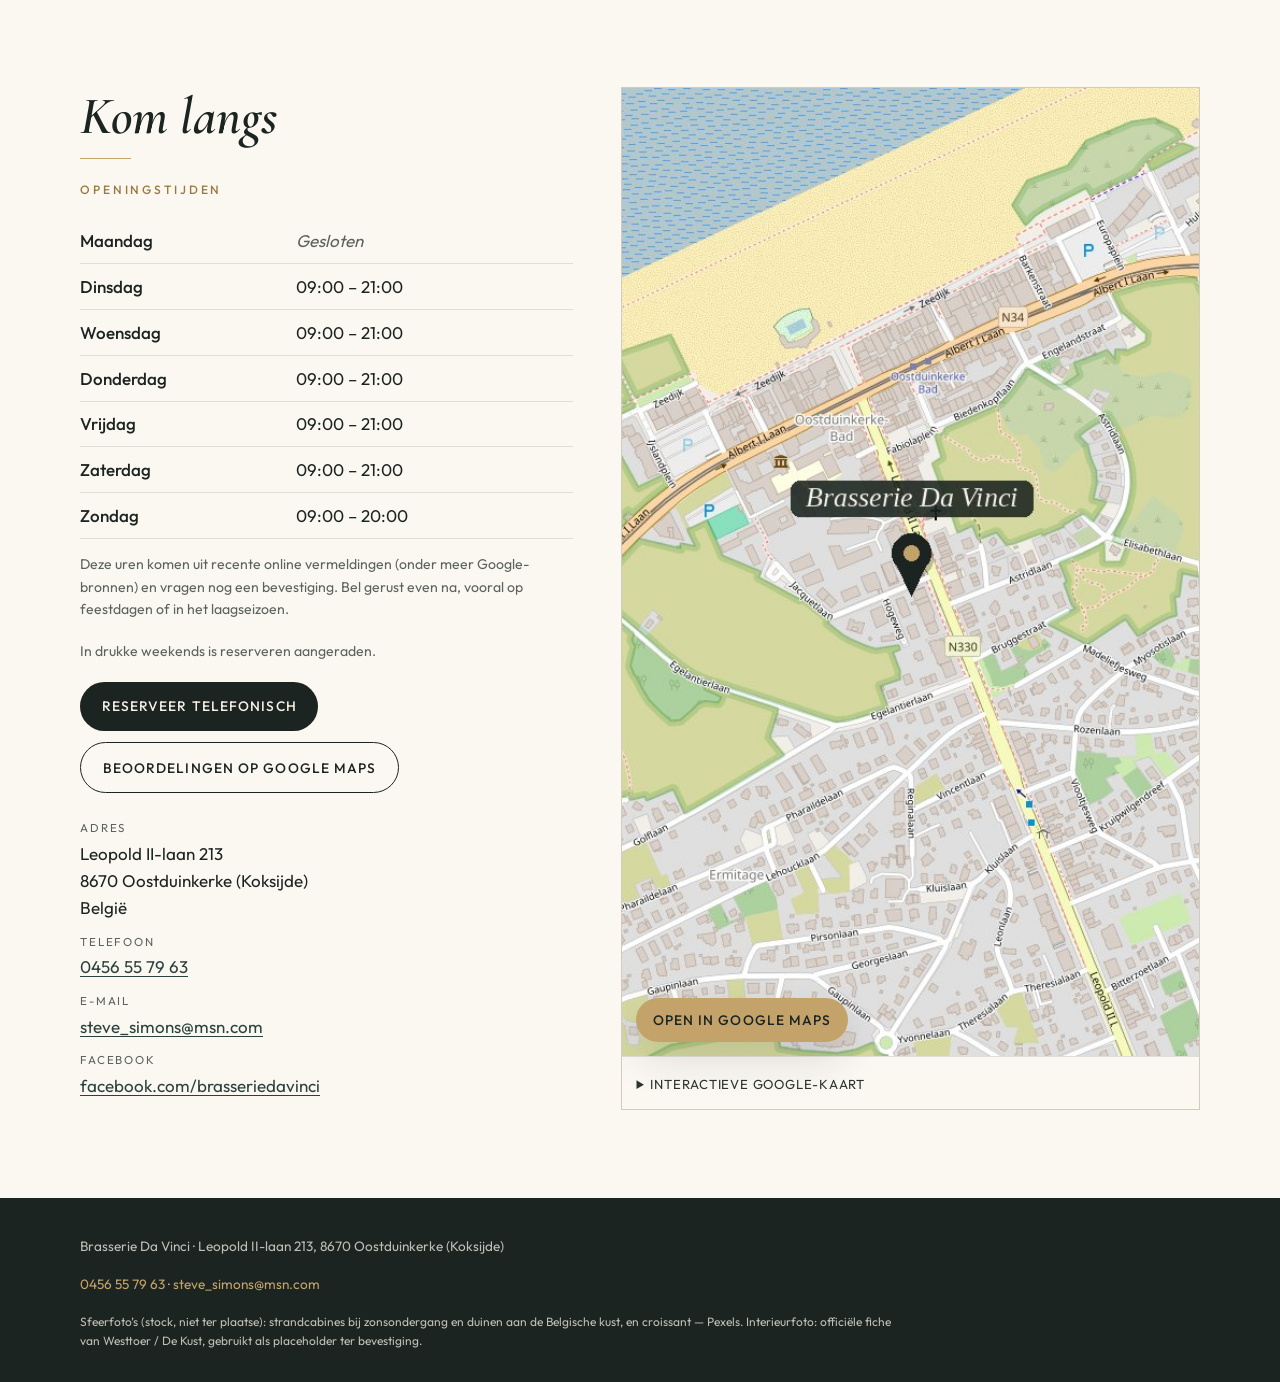
<file: v7/index.html>
<!DOCTYPE html>
<html lang="nl">
<head>
  <meta charset="utf-8">
  <meta name="viewport" content="width=device-width, initial-scale=1">
  <title>Brasserie Da Vinci · Oostduinkerke</title>
  <meta name="description" content="Brasserie en tearoom in Oostduinkerke, op een wandeling van het strand. Ontbijt, lunch, pannenkoeken en diner aan de Leopold II-laan 213, 8670 Koksijde.">
  <meta name="theme-color" content="#1b2420">
  <link rel="canonical" href="https://brasseriedavinci.com/v7/">
  <link rel="icon" href="/favicon.ico" sizes="any">
  <link rel="icon" href="/favicon.svg" type="image/svg+xml">
  <link rel="apple-touch-icon" href="/apple-touch-icon.png">
  <link rel="manifest" href="/site.webmanifest">
  <meta property="og:type" content="website">
  <meta property="og:site_name" content="Brasserie Da Vinci">
  <meta property="og:title" content="Brasserie Da Vinci · Oostduinkerke">
  <meta property="og:description" content="Brasserie en tearoom aan zee in Oostduinkerke. Ontbijt, lunch en diner, Leopold II-laan 213.">
  <meta property="og:url" content="https://brasseriedavinci.com/">
  <meta property="og:image" content="https://brasseriedavinci.com/assets/img/og.jpg">
  <meta property="og:image:width" content="1200">
  <meta property="og:image:height" content="630">
  <meta property="og:locale" content="nl_BE">
  <meta property="og:locale:alternate" content="en_GB">
  <meta property="og:locale:alternate" content="fr_BE">
  <meta name="twitter:card" content="summary_large_image">
  <meta name="twitter:title" content="Brasserie Da Vinci · Oostduinkerke">
  <meta name="twitter:description" content="Brasserie en tearoom aan zee in Oostduinkerke. Ontbijt, lunch en diner.">
  <meta name="twitter:image" content="https://brasseriedavinci.com/assets/img/og.jpg">
  <link rel="preload" href="/assets/fonts/cormorant-600-italic-latin.woff2" as="font" type="font/woff2" crossorigin>
  <link rel="preload" href="/assets/fonts/outfit-400-normal-latin.woff2" as="font" type="font/woff2" crossorigin>
  <link rel="preload" href="/assets/img/hero-coast.jpg" as="image">
  <link rel="stylesheet" href="/assets/css/fonts.css">
  <link rel="stylesheet" href="/assets/css/styles.css">
  <script type="application/ld+json">
  {
    "@context": "https://schema.org",
    "@type": "Restaurant",
    "name": "Brasserie Da Vinci",
    "alternateName": ["Da Vinci Oostduinkerke", "Da Vinci"],
    "url": "https://brasseriedavinci.com/",
    "image": "https://brasseriedavinci.com/assets/img/interior.jpg",
    "telephone": "+32456557963",
    "email": "steve_simons@msn.com",
    "servesCuisine": ["Brasserie", "Belgian"],
    "address": {
      "@type": "PostalAddress",
      "streetAddress": "Leopold II-laan 213",
      "postalCode": "8670",
      "addressLocality": "Oostduinkerke",
      "addressRegion": "West-Vlaanderen",
      "addressCountry": "BE"
    },
    "geo": {
      "@type": "GeoCoordinates",
      "latitude": 51.1299,
      "longitude": 2.67277
    },
    "hasMap": "https://www.google.com/maps?cid=10928506627656289856",
    "sameAs": [
      "https://www.facebook.com/brasseriedavinci",
      "https://www.dekust.be/da-vinci"
    ]
  }
  </script>
</head>
<body>
  <header class="header">
    <div class="header-inner">
      <a class="logo" href="#top">
        <span class="logo-kicker">Brasserie</span>
        <span class="logo-name">Da Vinci</span>
      </a>
      <nav class="nav" aria-label="Hoofdnavigatie">
        <a href="#over" data-i18n="navAbout">De zaak</a>
        <a href="#keuken" data-i18n="navKitchen">De keuken</a>
        <a href="#bezoek" data-i18n="navVisit">Bezoek</a>
        <a href="#contact" data-i18n="navContact">Contact</a>
      </nav>
      <div class="header-tools">
        <div class="lang" role="group" aria-label="Language">
          <button type="button" data-lang="nl" aria-pressed="true">NL</button>
          <button type="button" data-lang="en" aria-pressed="false">EN</button>
          <button type="button" data-lang="fr" aria-pressed="false">FR</button>
        </div>
        <a class="btn btn-gold header-call" href="tel:+32456557963" data-i18n="callShort">Bellen</a>
        <button class="menu-toggle" type="button" aria-expanded="false" aria-controls="mobile-nav" aria-label="Menu">
          <span></span>
        </button>
      </div>
    </div>
  </header>
  <nav class="mobile-nav" id="mobile-nav">
    <a href="#over" data-i18n="navAbout">De zaak</a>
    <a href="#keuken" data-i18n="navKitchen">De keuken</a>
    <a href="#bezoek" data-i18n="navVisit">Bezoek</a>
    <a href="#contact" data-i18n="navContact">Contact</a>
    <a class="btn btn-gold" href="tel:+32456557963" data-i18n="reserve">Reserveer telefonisch</a>
  </nav>

  <main id="top">
    <section class="hero" aria-label="Brasserie Da Vinci">
      <picture>
        <source media="(max-width: 700px)" srcset="/assets/img/hero-coast-mobile.jpg" width="1200" height="1500">
        <img class="hero-img" src="/assets/img/hero-coast.jpg" alt="Strandcabines bij zonsondergang aan de Belgische kust" width="2000" height="1250">
      </picture>
      <div class="hero-inner">
        <p class="eyebrow" data-i18n="heroEyebrow">Oostduinkerke · Koksijde</p>
        <h1>Brasserie Da Vinci</h1>
        <p class="hero-lead" data-i18n="heroLead">Van een uitgebreid ontbijt tot lunch, pannenkoeken of een avond aan tafel. Een brasserie aan zee, op een kleine wandeling van het strand.</p>
        <div class="hero-actions">
          <a class="btn btn-gold" href="tel:+32456557963" data-i18n="reserve">Reserveer telefonisch</a>
          <a class="btn btn-ghost" href="#bezoek" data-i18n="hoursCta">Openingstijden</a>
        </div>
      </div>
    </section>

    <section id="over">
      <div class="wrap about-grid">
        <div class="about-copy">
          <h2 class="section-title" data-i18n="aboutTitle">Een brasserie aan zee</h2>
          <hr class="gold-rule">
          <p data-i18n="about1">Sinds 2022 is Da Vinci een brasserie en tearoom in Oostduinkerke, aan de Leopold II-laan. Gasten komen er voor een warme sfeer en persoonlijke bediening: ’s ochtends voor ontbijt en koffie, overdag voor lunch, en tot in de vroege avond voor een maaltijd of iets te drinken.</p>
          <p data-i18n="about2">In een toegankelijke, ongecompliceerde sfeer vindt u een uitgebreide kaart met klassieke brasseriegerechten en een ruime keuze aan dranken. Bij mooi weer zit u buiten op het terras; binnen is er airconditioning.</p>
          <div class="facts">
            <div class="fact"><strong data-i18n="factYear">Sinds 2022</strong><span data-i18n="factYearSub">brasserie en tearoom</span></div>
            <div class="fact"><strong data-i18n="factWalk">5 minuten</strong><span data-i18n="factWalkSub">wandelen van het strand</span></div>
            <div class="fact"><strong data-i18n="factTerrace">Zonneterras</strong><span data-i18n="factTerraceSub">zitplaatsen buiten</span></div>
            <div class="fact"><strong data-i18n="factAir">Airconditioning</strong><span data-i18n="factAirSub">comfortabel bij elk weer</span></div>
          </div>
        </div>
        <figure class="about-photo">
          <img src="/assets/img/interior.jpg" alt="Interieur van Brasserie Da Vinci, met houten stoelen en grote ramen op de Leopold II-laan" width="1600" height="1100">
          <figcaption data-i18n="photoCaption">De zaak, gezien vanaf de Leopold II-laan. Foto van de officiële toerismefiche — ter bevestiging.</figcaption>
        </figure>
      </div>
    </section>

    <section class="kitchen" id="keuken">
      <div class="wrap">
        <h2 class="section-title" data-i18n="kitchenTitle">De keuken</h2>
        <hr class="gold-rule">
        <p class="lede" data-i18n="kitchenLead">De kaart volgt wat u van een kustbrasserie mag verwachten, de hele dag door. Een volledige actuele menukaart met prijzen volgt nog; hieronder wat publiek bekend is.</p>
        <div class="cards">
          <article class="card">
            <img src="/assets/img/breakfast.jpg" alt="" width="1400" height="1400">
            <div class="card-body">
              <h3 data-i18n="cardBreakfast">Ontbijt &amp; brunch</h3>
              <p data-i18n="cardBreakfastText">Uitgebreide ontbijtformules met vers brood en pistolets, hartig en zoet beleg, warme eieren, yoghurt, koffiekoekjes, koffie en thee. Vaak met een glas cava erbij.</p>
              <p class="card-note" data-i18n="stockNote">Sfeerfoto (stock), niet in de zaak genomen.</p>
            </div>
          </article>
          <article class="card">
            <img src="/assets/img/interior.jpg" alt="" width="1600" height="1100">
            <div class="card-body">
              <h3 data-i18n="cardLunch">Lunch &amp; avond</h3>
              <p data-i18n="cardLunchText">Burgers en brasserieklassiekers, dagschotels, pannenkoeken en wafels, en desserts zoals dame blanche. Er zijn ook vegetarische opties.</p>
            </div>
          </article>
          <article class="card">
            <img src="/assets/img/dunes.jpg" alt="" width="1600" height="1000">
            <div class="card-body">
              <h3 data-i18n="cardDrinks">Dranken</h3>
              <p data-i18n="cardDrinksText">Koffie, bier, wijn en cocktails. Op de drankenkaart staan onder meer gin, rum en whisky. U bent ook welkom voor alleen iets te drinken.</p>
              <p class="card-note" data-i18n="stockNote">Sfeerfoto (stock), niet in de zaak genomen.</p>
            </div>
          </article>
        </div>
      </div>
    </section>

    <section>
      <div class="wrap">
        <h2 class="section-title" data-i18n="quotesTitle">Wat gasten zeggen</h2>
        <hr class="gold-rule">
        <div class="quotes-grid">
          <blockquote class="quote">
            <p data-i18n="q1">“What a breakfast!”</p>
            <footer data-i18n="q1src">Google-review, april 2023</footer>
          </blockquote>
          <blockquote class="quote">
            <p data-i18n="q2">“Supervriendelijk, alles top! Wij komen zeker terug. Aanrader!”</p>
            <footer data-i18n="q2src">Gastreview via Spontaan</footer>
          </blockquote>
          <blockquote class="quote">
            <p data-i18n="q3">“Volledig luxe ontbijt in een mooie setting in Oostduinkerke Bad, een aanrader.”</p>
            <footer data-i18n="q3src">Gastreview via Spontaan</footer>
          </blockquote>
        </div>
      </div>
    </section>

    <aside class="band">
      <img src="/assets/img/dunes.jpg" alt="Duinen en witte strandcabines aan de Belgische kust" width="1600" height="1000">
      <p data-i18n="bandText">Op een wandeling van het strand van Oostduinkerke</p>
    </aside>

    <section id="bezoek">
      <div class="wrap visit-grid">
        <div id="contact">
          <h2 class="section-title" data-i18n="visitTitle">Kom langs</h2>
          <hr class="gold-rule">
          <h3 class="eyebrow" style="color:var(--gold-deep)" data-i18n="hoursTitle">Openingstijden</h3>
          <table class="hours">
            <tbody>
              <tr><th data-i18n="mon">Maandag</th><td class="closed" data-i18n="closed">Gesloten</td></tr>
              <tr><th data-i18n="tue">Dinsdag</th><td>09:00 – 21:00</td></tr>
              <tr><th data-i18n="wed">Woensdag</th><td>09:00 – 21:00</td></tr>
              <tr><th data-i18n="thu">Donderdag</th><td>09:00 – 21:00</td></tr>
              <tr><th data-i18n="fri">Vrijdag</th><td>09:00 – 21:00</td></tr>
              <tr><th data-i18n="sat">Zaterdag</th><td>09:00 – 21:00</td></tr>
              <tr><th data-i18n="sun">Zondag</th><td>09:00 – 20:00</td></tr>
            </tbody>
          </table>
          <p class="hours-note" data-i18n="hoursNote">Deze uren komen uit recente online vermeldingen (onder meer Google-bronnen) en vragen nog een bevestiging. Bel gerust even na, vooral op feestdagen of in het laagseizoen.</p>
          <p class="hours-note" data-i18n="weekendNote">In drukke weekends is reserveren aangeraden.</p>
          <div class="hero-actions" style="margin: 1.2rem 0 1.6rem">
            <a class="btn btn-ink" href="tel:+32456557963" data-i18n="reserve">Reserveer telefonisch</a>
            <a class="btn btn-outline-ink" href="https://www.google.com/maps?cid=10928506627656289856" target="_blank" rel="noopener noreferrer" data-i18n="mapsReviews">Beoordelingen op Google Maps</a>
          </div>
          <ul class="contact-list">
            <li>
              <span class="label" data-i18n="addressLabel">Adres</span>
              Leopold II-laan 213<br>8670 Oostduinkerke (Koksijde)<br>België
            </li>
            <li>
              <span class="label" data-i18n="phoneLabel">Telefoon</span>
              <a href="tel:+32456557963">0456 55 79 63</a>
            </li>
            <li>
              <span class="label" data-i18n="emailLabel">E-mail</span>
              <a href="mailto:steve_simons@msn.com">steve_simons@msn.com</a>
            </li>
            <li>
              <span class="label" data-i18n="socialLabel">Facebook</span>
              <a href="https://www.facebook.com/brasseriedavinci" target="_blank" rel="noopener noreferrer">facebook.com/brasseriedavinci</a>
            </li>
          </ul>
        </div>
        <div class="map-wrap">
          <a class="map-static" href="https://www.google.com/maps?cid=10928506627656289856" target="_blank" rel="noopener noreferrer">
            <img src="/assets/img/map.jpg" width="1200" height="900" alt="Kaart: Brasserie Da Vinci ligt aan de Leopold II-laan 213 in Oostduinkerke, op wandelafstand van het strand">
            <span class="btn btn-gold map-open" data-i18n="openMaps">Open in Google Maps</span>
          </a>
          <details class="map-embed-wrap">
            <summary data-i18n="interactiveMap">Interactieve Google-kaart</summary>
            <iframe
              id="map-frame"
              title="Kaart: Brasserie Da Vinci, Leopold II-laan 213, Oostduinkerke"
              src="https://www.google.com/maps?q=Brasserie+Da+Vinci+Oostduinkerke.,+Leopold+II+Laan+213,+8670+Koksijde,+Belgium&amp;ftid=0x47dcbd2e27e5c8ab:0x97b5489a400d7640&amp;hl=nl&amp;z=16&amp;output=embed"
              loading="lazy"
              referrerpolicy="no-referrer-when-downgrade"
              allowfullscreen></iframe>
          </details>
        </div>
      </div>
    </section>
  </main>

  <footer class="footer">
    <div class="footer-inner">
      <p data-i18n="footerLegal">Brasserie Da Vinci · Leopold II-laan 213, 8670 Oostduinkerke (Koksijde)</p>
      <p><a href="tel:+32456557963">0456 55 79 63</a> · <a href="mailto:steve_simons@msn.com">steve_simons@msn.com</a></p>
      <p class="credits" data-i18n="credits">Sfeerfoto’s (stock, niet ter plaatse): strandcabines bij zonsondergang en duinen aan de Belgische kust, en croissant — Pexels. Interieurfoto: officiële fiche van Westtoer / De Kust, gebruikt als placeholder ter bevestiging.</p>
    </div>
  </footer>
  <script src="/assets/js/main.js" defer></script>
</body>
</html>
</file>
<file: v1/v1.css>
:root{
  --cream:#fff6e6; --cream-2:#ffe9c7; --ink:#2b1a12; --ink-soft:#5a4337;
  --coral:#c8402a; --coral-deep:#b83a25; --sun:#ffc845; --sun-deep:#f2a900;
  --sea:#127a7a; --sea-deep:#0b5555; --pink:#ff9eb0; --mint:#9be3c9;
  --radius:22px; --shadow:0 10px 0 rgba(43,26,18,.12), 0 18px 40px rgba(43,26,18,.12);
  --display:"Lilita One", "Arial Rounded MT Bold", system-ui, sans-serif;
  --body:"Nunito", system-ui, -apple-system, "Segoe UI", sans-serif;
  --hand:"Caveat", "Comic Sans MS", cursive;
}
*{box-sizing:border-box}
html,body{overflow-x:clip}
html{scroll-behavior:smooth;scroll-padding-top:90px}
body{margin:0;font-family:var(--body);font-size:1.06rem;line-height:1.65;color:var(--ink);background:var(--cream);-webkit-font-smoothing:antialiased}
img{max-width:100%;height:auto;display:block}
a{color:var(--coral-deep)}
a:hover{color:var(--sea-deep)}
:focus-visible{outline:3px solid var(--sea);outline-offset:3px;border-radius:6px}
.sr-only{position:absolute;width:1px;height:1px;overflow:hidden;clip:rect(0 0 0 0);white-space:nowrap}
.skip{position:absolute;left:-999px;top:8px;background:var(--ink);color:#fff;padding:.6rem 1rem;border-radius:10px;z-index:200}
.skip:focus{left:8px}
.wrap{width:min(1160px,92vw);margin-inline:auto}
.center{text-align:center}

/* Header */
.header{position:sticky;top:0;z-index:100;background:rgba(255,246,230,.92);backdrop-filter:blur(10px);-webkit-backdrop-filter:blur(10px);border-bottom:3px solid var(--ink);transition:box-shadow .25s}
.header.scrolled{box-shadow:0 6px 0 rgba(43,26,18,.08)}
.header-inner{width:min(1240px,94vw);margin-inline:auto;display:flex;align-items:center;gap:1rem;height:72px}
.logo{display:flex;align-items:center;gap:.55rem;text-decoration:none;color:var(--ink)}
.logo-sun{width:38px;height:38px;animation:spin 18s linear infinite}
.logo-sun circle{fill:var(--coral)} .logo-sun g{stroke:var(--sun-deep)}
.logo-kicker{display:block;font-size:.72rem;font-weight:800;letter-spacing:.18em;text-transform:uppercase;color:var(--coral-deep);line-height:1}
.logo-name{display:block;font-family:var(--display);font-size:1.6rem;line-height:1}
.nav{display:flex;gap:.3rem;margin-left:auto}
.nav a{font-weight:800;text-decoration:none;color:var(--ink);padding:.45rem .8rem;border-radius:999px;transition:background .2s,transform .2s}
.nav a:hover{background:var(--sun);transform:rotate(-2deg)}
.header-tools{display:flex;align-items:center;gap:.6rem}
.lang{display:flex;border:2px solid var(--ink);border-radius:999px;overflow:hidden}
.lang button{font:800 .78rem var(--body);background:transparent;border:0;padding:.35rem .55rem;cursor:pointer;color:var(--ink)}
.lang button[aria-pressed="true"]{background:var(--ink);color:var(--cream)}
.menu-toggle{display:none;width:44px;height:44px;border:2px solid var(--ink);border-radius:12px;background:var(--sun);cursor:pointer;position:relative}
.menu-toggle span,.menu-toggle span::before,.menu-toggle span::after{position:absolute;left:10px;right:10px;height:3px;background:var(--ink);border-radius:3px;content:"";transition:transform .25s,opacity .2s}
.menu-toggle span{top:50%;margin-top:-1.5px}
.menu-toggle span::before{top:-8px;left:0;right:0} .menu-toggle span::after{top:8px;left:0;right:0}
.menu-toggle[aria-expanded="true"] span{background:transparent}
.menu-toggle[aria-expanded="true"] span::before{transform:translateY(8px) rotate(45deg)}
.menu-toggle[aria-expanded="true"] span::after{transform:translateY(-8px) rotate(-45deg)}
.mobile-nav{display:none}

/* Buttons */
.btn{display:inline-flex;align-items:center;gap:.5rem;font:800 1rem var(--body);text-decoration:none;padding:.7rem 1.25rem;border-radius:999px;border:3px solid var(--ink);box-shadow:0 4px 0 var(--ink);transition:transform .15s,box-shadow .15s;cursor:pointer;white-space:nowrap}
.btn:hover{transform:translateY(-3px) rotate(-1deg);box-shadow:0 7px 0 var(--ink)}
.btn:active{transform:translateY(2px);box-shadow:0 2px 0 var(--ink)}
.btn svg{width:18px;height:18px;fill:currentColor}
.btn-lg{font-size:1.1rem;padding:.9rem 1.6rem}
.btn-sun{background:var(--sun);color:var(--ink)} .btn-sun:hover{color:var(--ink)}
.btn-coral{background:var(--coral-deep);color:#fff} .btn-coral:hover{color:#fff}
.btn-ghost{background:#fff;color:var(--ink)} .btn-ghost:hover{color:var(--ink)}
.btn-outline{background:transparent;color:var(--ink)} .btn-outline:hover{background:#fff;color:var(--ink)}

/* Hero */
.hero{position:relative;background:var(--coral);color:#fff;overflow:hidden;padding:4.5rem 0 7rem}
.hero-bg .blob{position:absolute;border-radius:50%;filter:blur(2px);opacity:.55}
.b1{width:420px;height:420px;background:var(--sun);top:-140px;right:-80px;animation:float 9s ease-in-out infinite}
.b2{width:260px;height:260px;background:var(--pink);bottom:-60px;left:-60px;animation:float 11s ease-in-out infinite reverse}
.b3{width:140px;height:140px;background:var(--mint);top:40%;left:46%;animation:float 7s ease-in-out infinite}
.hero-inner{position:relative;width:min(1160px,92vw);margin-inline:auto;display:grid;grid-template-columns:1.1fr .9fr;gap:3rem;align-items:center}
.pill{display:inline-block;background:var(--ink);color:var(--sun);font-weight:800;font-size:.85rem;letter-spacing:.12em;text-transform:uppercase;padding:.35rem .9rem;border-radius:999px;margin:0}
.hello{font-family:var(--hand);font-size:2.1rem;color:var(--ink);margin:.8rem 0 -.4rem;transform:rotate(-3deg);transform-origin:left}
h1{font-family:var(--display);font-weight:400;line-height:.92;margin:.2rem 0 1rem;font-size:clamp(3.2rem,8.5vw,6.6rem);color:#fff;text-shadow:5px 5px 0 var(--ink)}
.h1-a{display:block;color:var(--sun)}
.h1-b{display:block}
.hero-lead{font-size:1.2rem;max-width:34ch;font-weight:600;color:#fff;margin:0 0 1.8rem;text-shadow:0 1px 0 rgba(0,0,0,.15)}
.hero-actions{display:flex;flex-wrap:wrap;gap:.8rem}
.hero-art{position:relative}
.polaroid{background:#fff;padding:12px 12px 14px;border:3px solid var(--ink);border-radius:18px;box-shadow:var(--shadow);transition:transform .35s cubic-bezier(.3,1.6,.5,1)}
.polaroid img{border-radius:10px;width:100%}
.tilt-l{transform:rotate(-4deg)} .tilt-r{transform:rotate(3deg)}
.polaroid:hover{transform:rotate(0) scale(1.02)}
.hero-art .polaroid img{aspect-ratio:4/4.4;object-fit:cover}
.sticker-round{position:absolute;width:130px;height:130px;right:-20px;bottom:-30px;background:var(--sun);border:3px solid var(--ink);border-radius:50%;display:grid;place-items:center;box-shadow:0 5px 0 var(--ink)}
.sticker-round svg{position:absolute;inset:0;width:100%;height:100%}
.sticker-text{font:800 11.5px var(--body);letter-spacing:.14em;fill:var(--ink)}
.sticker-emoji{font-size:2.2rem}
.spin-slow svg{animation:spin 16s linear infinite}
.wave{position:absolute;left:0;width:100%;height:70px;display:block}
.wave-bottom{bottom:-1px} .wave-top{top:-1px}

/* Sections */
.section{padding:5.5rem 0;position:relative}
.kicker{font-family:var(--hand);font-size:1.8rem;color:var(--coral-deep);margin:0;line-height:1}
.kicker-light{color:var(--sun)}
.section-title{font-family:var(--display);font-weight:400;font-size:clamp(2.3rem,5vw,3.5rem);line-height:1.05;margin:.2rem 0 .3rem}
.section-title.light{color:#fff}
.squiggle{width:140px;height:14px;margin:.2rem 0 1.2rem}
.center .squiggle{margin-inline:auto}
.lede{max-width:62ch;margin:0 auto 2.6rem;color:var(--ink-soft);font-size:1.12rem}
.about-grid{display:grid;grid-template-columns:1fr 1fr;gap:3.5rem;align-items:center}
.about-copy p{color:var(--ink-soft)}
.about-photo{margin:0}
.about-photo figcaption{font-family:var(--hand);font-size:1.3rem;line-height:1.25;color:var(--ink-soft);margin-top:1rem;text-align:center}
.facts{list-style:none;padding:0;margin-top:3.5rem;display:grid;grid-template-columns:repeat(4,1fr);gap:1.1rem}
.fact{border:3px solid var(--ink);border-radius:var(--radius);padding:1.2rem 1.1rem;box-shadow:0 5px 0 var(--ink);transition:transform .25s cubic-bezier(.3,1.6,.5,1)}
.fact:hover{transform:translateY(-6px) rotate(-2deg)}
.fact:nth-child(even):hover{transform:translateY(-6px) rotate(2deg)}
.fact-ico{font-size:1.8rem;display:block}
.fact strong{display:block;font-family:var(--display);font-weight:400;font-size:1.45rem;line-height:1.1;margin:.3rem 0 .15rem}
.fact span:last-child{font-weight:600;font-size:.95rem}
.c1{background:var(--sun)} .c2{background:var(--mint)} .c3{background:var(--pink)} .c4{background:#bfe3ff}

.marquee{background:var(--ink);color:var(--sun);overflow:hidden;border-block:3px solid var(--ink);transform:rotate(-1.5deg);margin:1rem -2vw;padding:.7rem 0}
.marquee-track{display:flex;width:max-content;animation:marquee 32s linear infinite}
.marquee-track span{font-family:var(--display);font-size:1.6rem;letter-spacing:.03em;white-space:nowrap;padding-right:.5rem}

.cards{display:grid;grid-template-columns:repeat(3,1fr);gap:1.6rem}
.card{background:#fff;border:3px solid var(--ink);border-radius:var(--radius);overflow:hidden;box-shadow:var(--shadow);transition:transform .3s cubic-bezier(.3,1.6,.5,1)}
.card-1:hover{transform:translateY(-8px) rotate(-1.5deg)}
.card-2:hover{transform:translateY(-8px) rotate(1deg)}
.card-3:hover{transform:translateY(-8px) rotate(1.5deg)}
.card-img{position:relative;aspect-ratio:4/3;overflow:hidden;border-bottom:3px solid var(--ink)}
.card-img img{width:100%;height:100%;object-fit:cover;transition:transform .6s}
.card:hover .card-img img{transform:scale(1.07)}
.tag{position:absolute;top:12px;left:12px;width:52px;height:52px;display:grid;place-items:center;font-size:1.6rem;background:var(--sun);border:3px solid var(--ink);border-radius:50%;transform:rotate(-10deg)}
.card-2 .tag{background:var(--pink)} .card-3 .tag{background:var(--mint)}
.card-body{padding:1.3rem 1.4rem 1.5rem}
.card-body h3{font-family:var(--display);font-weight:400;font-size:1.65rem;margin:0 0 .4rem}
.card-body p{margin:0;color:var(--ink-soft)}
.card-note{font-size:.82rem;font-style:italic;margin-top:.8rem!important}

.guests{background:var(--sea);color:#fff;padding:8rem 0 9rem}
.quotes-grid{display:grid;grid-template-columns:repeat(3,1fr);gap:1.8rem;margin-top:2.4rem}
.quote{position:relative;margin:0;background:#fff;color:var(--ink);border:3px solid var(--ink);border-radius:26px;padding:1.6rem 1.5rem 1.3rem;box-shadow:0 6px 0 var(--ink)}
.quote::after{content:"";position:absolute;bottom:-18px;left:38px;width:28px;height:28px;background:#fff;border-right:3px solid var(--ink);border-bottom:3px solid var(--ink);transform:rotate(45deg) skew(10deg,10deg)}
.q-a{transform:rotate(-2deg)} .q-b{transform:rotate(1.5deg);background:var(--sun)} .q-b::after{background:var(--sun)} .q-c{transform:rotate(-1deg)}
.quote p{font-family:var(--display);font-size:1.35rem;line-height:1.3;margin:0 0 .8rem}
.quote footer{font-weight:800;font-size:.9rem;color:var(--ink-soft)}
.quote footer::before{content:"— "}

.band{position:relative;max-height:440px;overflow:hidden;margin:0}
.band img{width:100%;height:440px;object-fit:cover}
.band p{position:absolute;left:50%;top:50%;transform:translate(-50%,-50%) rotate(-2deg);margin:0;background:var(--sun);color:var(--ink);border:3px solid var(--ink);box-shadow:0 6px 0 var(--ink);border-radius:18px;padding:1rem 1.6rem;font-family:var(--display);font-size:clamp(1.4rem,3.4vw,2.4rem);text-align:center;width:max-content;max-width:88vw}

.visit-grid{display:grid;grid-template-columns:1.05fr .95fr;gap:3.5rem;align-items:start}
.hours-card{background:#fff;border:3px solid var(--ink);border-radius:var(--radius);padding:1.4rem 1.5rem;box-shadow:0 5px 0 var(--ink);margin-bottom:1.5rem}
.hours-card h3{font-family:var(--display);font-weight:400;font-size:1.5rem;margin:0 0 .6rem}
.hours{width:100%;border-collapse:collapse}
.hours th,.hours td{padding:.5rem .6rem;border-bottom:2px dashed #e8d8bd;text-align:left}
.hours td{text-align:right;font-weight:800;font-variant-numeric:tabular-nums}
.hours th{font-weight:600}
.hours td.closed{color:var(--coral-deep)}
.hours tr.today{background:var(--sun);}
.hours tr.today th,.hours tr.today td{border-bottom-color:transparent}
.hours tr.today th{border-radius:10px 0 0 10px;font-weight:800}
.hours tr.today td{border-radius:0 10px 10px 0}
.hours tr.today th::after{content:attr(data-today);display:inline-block;margin-left:.5rem;font-size:.7rem;font-weight:800;text-transform:uppercase;letter-spacing:.08em;background:var(--ink);color:var(--sun);padding:.1rem .45rem;border-radius:999px;vertical-align:middle}
.hours-note{font-size:.9rem;color:var(--ink-soft);margin:.8rem 0 0}
.hours-note.strong{font-weight:800;color:var(--ink)}
.contact-list{list-style:none;padding:0;margin:1.8rem 0 0;display:grid;gap:1rem}
.contact-list li{display:flex;gap:.9rem;align-items:flex-start}
.c-ico{flex:none;width:44px;height:44px;display:grid;place-items:center;background:var(--cream-2);border:2px solid var(--ink);border-radius:14px;font-size:1.2rem}
.label{display:block;font-size:.75rem;font-weight:800;letter-spacing:.12em;text-transform:uppercase;color:var(--coral-deep)}
.contact-list a{font-weight:800;word-break:break-word}
.map-static{display:block;position:relative;text-decoration:none}
.map-open{position:absolute;bottom:26px;left:50%;transform:translateX(-50%)}
.map-open:hover{transform:translateX(-50%) translateY(-3px)}
.map-embed-wrap{margin-top:1.6rem}
.map-embed-wrap summary{cursor:pointer;font-weight:800}
.map-embed-wrap iframe{width:100%;height:340px;border:3px solid var(--ink);border-radius:16px;margin-top:.8rem}

.footer{position:relative;background:var(--ink);color:#f3e6d3;padding:6rem 0 2.5rem;text-align:center}
.footer .wave path{fill:var(--cream)}
.footer-inner{width:min(900px,92vw);margin-inline:auto}
.footer-logo{font-family:var(--display);font-size:2.4rem;color:var(--sun);margin:0 0 .5rem}
.footer a{color:var(--sun)}
.footer a:hover{color:#fff}
.credits{font-size:.8rem;opacity:.85;max-width:70ch;margin:1.2rem auto 0}
.actionbar{display:none}

/* Scroll reveal */
.js .reveal{opacity:0;transform:translateY(28px);transition:opacity .7s ease,transform .7s cubic-bezier(.2,.8,.2,1)}
.js .reveal.in{opacity:1;transform:none}
.js .q-a.reveal.in{transform:rotate(-2deg)} .js .q-b.reveal.in{transform:rotate(1.5deg)} .js .q-c.reveal.in{transform:rotate(-1deg)}
.js .band.reveal{transform:none}

@keyframes spin{to{transform:rotate(360deg)}}
@keyframes float{50%{transform:translateY(24px) scale(1.05)}}
@keyframes marquee{to{transform:translateX(-50%)}}

/* Responsive */
@media (max-width:1020px){
  .nav{display:none}
  .header-tools{margin-left:auto}
  .menu-toggle{display:block}
  .mobile-nav{display:none;flex-direction:column;padding:.5rem 4vw 1.2rem;border-top:2px dashed var(--ink)}
  .mobile-nav.open{display:flex}
  .mobile-nav a{font-family:var(--display);font-size:1.5rem;color:var(--ink);text-decoration:none;padding:.5rem 0}
  .facts{grid-template-columns:repeat(2,1fr)}
}
@media (max-width:820px){
  .hero{padding:2.5rem 0 6rem}
  .hero-inner,.about-grid,.visit-grid{grid-template-columns:1fr;gap:2.4rem}
  .hero-art{max-width:420px;margin-inline:auto;width:88%}
  .cards,.quotes-grid{grid-template-columns:1fr}
  .quotes-grid{gap:2.4rem}
  .section{padding:4rem 0}
  .guests{padding:6.5rem 0 7.5rem}
  .b1{top:auto;bottom:90px;right:-120px;width:300px;height:300px}
  .b3{top:auto;bottom:40%;left:auto;right:6%;width:90px;height:90px}
}
@media (max-width:600px){
  body{padding-bottom:70px}
  .header-inner{height:64px;gap:.5rem}
  .header-call span{position:absolute;width:1px;height:1px;overflow:hidden;clip:rect(0 0 0 0);white-space:nowrap}
  .header-call{padding:.55rem .7rem}
  .logo-name{font-size:1.35rem}
  .logo-sun{width:32px;height:32px}
  .lang button{padding:.3rem .42rem}
  .hero-actions .btn{flex:1 1 100%;justify-content:center}
  .sticker-round{width:104px;height:104px;right:-12px;bottom:-24px}
  .sticker-text{font-size:10px}
  .facts{grid-template-columns:1fr 1fr;gap:.8rem}
  .fact{padding:1rem .85rem} .fact strong{font-size:1.2rem}
  .band img{height:320px}
  .actionbar{display:grid;grid-template-columns:repeat(3,1fr);position:fixed;left:10px;right:10px;bottom:10px;z-index:90;background:var(--ink);border-radius:20px;box-shadow:0 8px 24px rgba(0,0,0,.25);overflow:hidden}
  .actionbar a{display:flex;flex-direction:column;align-items:center;gap:.1rem;color:var(--cream);text-decoration:none;font-weight:800;font-size:.85rem;padding:.55rem 0}
  .actionbar a:first-child{background:var(--sun);color:var(--ink)}
}
@media (max-width:360px){ .logo-kicker{display:none} }
@media (prefers-reduced-motion:reduce){
  *,*::before,*::after{animation:none!important;transition:none!important;scroll-behavior:auto!important}
  .js .reveal{opacity:1;transform:none}
}
</file>
<file: assets/css/fonts.css>
@font-face {
  font-family: 'Cormorant Garamond';
  font-style: italic;
  font-weight: 500;
  font-display: swap;
  src: url(../fonts/cormorant-500-italic-latinext.woff2) format('woff2');
  unicode-range: U+0100-02BA, U+02BD-02C5, U+02C7-02CC, U+02CE-02D7, U+02DD-02FF, U+0304, U+0308, U+0329, U+1D00-1DBF, U+1E00-1E9F, U+1EF2-1EFF, U+2020, U+20A0-20AB, U+20AD-20C4, U+2113, U+2C60-2C7F, U+A720-A7FF;
}
@font-face {
  font-family: 'Cormorant Garamond';
  font-style: italic;
  font-weight: 500;
  font-display: swap;
  src: url(../fonts/cormorant-500-italic-latin.woff2) format('woff2');
  unicode-range: U+0000-00FF, U+0131, U+0152-0153, U+02BB-02BC, U+02C6, U+02DA, U+02DC, U+0304, U+0308, U+0329, U+2000-206F, U+20AC, U+2122, U+2191, U+2193, U+2212, U+2215, U+FEFF, U+FFFD;
}
@font-face {
  font-family: 'Cormorant Garamond';
  font-style: italic;
  font-weight: 600;
  font-display: swap;
  src: url(../fonts/cormorant-600-italic-latinext.woff2) format('woff2');
  unicode-range: U+0100-02BA, U+02BD-02C5, U+02C7-02CC, U+02CE-02D7, U+02DD-02FF, U+0304, U+0308, U+0329, U+1D00-1DBF, U+1E00-1E9F, U+1EF2-1EFF, U+2020, U+20A0-20AB, U+20AD-20C4, U+2113, U+2C60-2C7F, U+A720-A7FF;
}
@font-face {
  font-family: 'Cormorant Garamond';
  font-style: italic;
  font-weight: 600;
  font-display: swap;
  src: url(../fonts/cormorant-600-italic-latin.woff2) format('woff2');
  unicode-range: U+0000-00FF, U+0131, U+0152-0153, U+02BB-02BC, U+02C6, U+02DA, U+02DC, U+0304, U+0308, U+0329, U+2000-206F, U+20AC, U+2122, U+2191, U+2193, U+2212, U+2215, U+FEFF, U+FFFD;
}
@font-face {
  font-family: 'Cormorant Garamond';
  font-style: normal;
  font-weight: 500;
  font-display: swap;
  src: url(../fonts/cormorant-500-normal-latinext.woff2) format('woff2');
  unicode-range: U+0100-02BA, U+02BD-02C5, U+02C7-02CC, U+02CE-02D7, U+02DD-02FF, U+0304, U+0308, U+0329, U+1D00-1DBF, U+1E00-1E9F, U+1EF2-1EFF, U+2020, U+20A0-20AB, U+20AD-20C4, U+2113, U+2C60-2C7F, U+A720-A7FF;
}
@font-face {
  font-family: 'Cormorant Garamond';
  font-style: normal;
  font-weight: 500;
  font-display: swap;
  src: url(../fonts/cormorant-500-normal-latin.woff2) format('woff2');
  unicode-range: U+0000-00FF, U+0131, U+0152-0153, U+02BB-02BC, U+02C6, U+02DA, U+02DC, U+0304, U+0308, U+0329, U+2000-206F, U+20AC, U+2122, U+2191, U+2193, U+2212, U+2215, U+FEFF, U+FFFD;
}
@font-face {
  font-family: 'Cormorant Garamond';
  font-style: normal;
  font-weight: 600;
  font-display: swap;
  src: url(../fonts/cormorant-600-normal-latinext.woff2) format('woff2');
  unicode-range: U+0100-02BA, U+02BD-02C5, U+02C7-02CC, U+02CE-02D7, U+02DD-02FF, U+0304, U+0308, U+0329, U+1D00-1DBF, U+1E00-1E9F, U+1EF2-1EFF, U+2020, U+20A0-20AB, U+20AD-20C4, U+2113, U+2C60-2C7F, U+A720-A7FF;
}
@font-face {
  font-family: 'Cormorant Garamond';
  font-style: normal;
  font-weight: 600;
  font-display: swap;
  src: url(../fonts/cormorant-600-normal-latin.woff2) format('woff2');
  unicode-range: U+0000-00FF, U+0131, U+0152-0153, U+02BB-02BC, U+02C6, U+02DA, U+02DC, U+0304, U+0308, U+0329, U+2000-206F, U+20AC, U+2122, U+2191, U+2193, U+2212, U+2215, U+FEFF, U+FFFD;
}
@font-face {
  font-family: 'Cormorant Garamond';
  font-style: normal;
  font-weight: 700;
  font-display: swap;
  src: url(../fonts/cormorant-700-normal-latinext.woff2) format('woff2');
  unicode-range: U+0100-02BA, U+02BD-02C5, U+02C7-02CC, U+02CE-02D7, U+02DD-02FF, U+0304, U+0308, U+0329, U+1D00-1DBF, U+1E00-1E9F, U+1EF2-1EFF, U+2020, U+20A0-20AB, U+20AD-20C4, U+2113, U+2C60-2C7F, U+A720-A7FF;
}
@font-face {
  font-family: 'Cormorant Garamond';
  font-style: normal;
  font-weight: 700;
  font-display: swap;
  src: url(../fonts/cormorant-700-normal-latin.woff2) format('woff2');
  unicode-range: U+0000-00FF, U+0131, U+0152-0153, U+02BB-02BC, U+02C6, U+02DA, U+02DC, U+0304, U+0308, U+0329, U+2000-206F, U+20AC, U+2122, U+2191, U+2193, U+2212, U+2215, U+FEFF, U+FFFD;
}
@font-face {
  font-family: 'Outfit';
  font-style: normal;
  font-weight: 300;
  font-display: swap;
  src: url(../fonts/outfit-300-normal-latinext.woff2) format('woff2');
  unicode-range: U+0100-02BA, U+02BD-02C5, U+02C7-02CC, U+02CE-02D7, U+02DD-02FF, U+0304, U+0308, U+0329, U+1D00-1DBF, U+1E00-1E9F, U+1EF2-1EFF, U+2020, U+20A0-20AB, U+20AD-20C4, U+2113, U+2C60-2C7F, U+A720-A7FF;
}
@font-face {
  font-family: 'Outfit';
  font-style: normal;
  font-weight: 300;
  font-display: swap;
  src: url(../fonts/outfit-300-normal-latin.woff2) format('woff2');
  unicode-range: U+0000-00FF, U+0131, U+0152-0153, U+02BB-02BC, U+02C6, U+02DA, U+02DC, U+0304, U+0308, U+0329, U+2000-206F, U+20AC, U+2122, U+2191, U+2193, U+2212, U+2215, U+FEFF, U+FFFD;
}
@font-face {
  font-family: 'Outfit';
  font-style: normal;
  font-weight: 400;
  font-display: swap;
  src: url(../fonts/outfit-400-normal-latinext.woff2) format('woff2');
  unicode-range: U+0100-02BA, U+02BD-02C5, U+02C7-02CC, U+02CE-02D7, U+02DD-02FF, U+0304, U+0308, U+0329, U+1D00-1DBF, U+1E00-1E9F, U+1EF2-1EFF, U+2020, U+20A0-20AB, U+20AD-20C4, U+2113, U+2C60-2C7F, U+A720-A7FF;
}
@font-face {
  font-family: 'Outfit';
  font-style: normal;
  font-weight: 400;
  font-display: swap;
  src: url(../fonts/outfit-400-normal-latin.woff2) format('woff2');
  unicode-range: U+0000-00FF, U+0131, U+0152-0153, U+02BB-02BC, U+02C6, U+02DA, U+02DC, U+0304, U+0308, U+0329, U+2000-206F, U+20AC, U+2122, U+2191, U+2193, U+2212, U+2215, U+FEFF, U+FFFD;
}
@font-face {
  font-family: 'Outfit';
  font-style: normal;
  font-weight: 500;
  font-display: swap;
  src: url(../fonts/outfit-500-normal-latinext.woff2) format('woff2');
  unicode-range: U+0100-02BA, U+02BD-02C5, U+02C7-02CC, U+02CE-02D7, U+02DD-02FF, U+0304, U+0308, U+0329, U+1D00-1DBF, U+1E00-1E9F, U+1EF2-1EFF, U+2020, U+20A0-20AB, U+20AD-20C4, U+2113, U+2C60-2C7F, U+A720-A7FF;
}
@font-face {
  font-family: 'Outfit';
  font-style: normal;
  font-weight: 500;
  font-display: swap;
  src: url(../fonts/outfit-500-normal-latin.woff2) format('woff2');
  unicode-range: U+0000-00FF, U+0131, U+0152-0153, U+02BB-02BC, U+02C6, U+02DA, U+02DC, U+0304, U+0308, U+0329, U+2000-206F, U+20AC, U+2122, U+2191, U+2193, U+2212, U+2215, U+FEFF, U+FFFD;
}
@font-face {
  font-family: 'Outfit';
  font-style: normal;
  font-weight: 600;
  font-display: swap;
  src: url(../fonts/outfit-600-normal-latinext.woff2) format('woff2');
  unicode-range: U+0100-02BA, U+02BD-02C5, U+02C7-02CC, U+02CE-02D7, U+02DD-02FF, U+0304, U+0308, U+0329, U+1D00-1DBF, U+1E00-1E9F, U+1EF2-1EFF, U+2020, U+20A0-20AB, U+20AD-20C4, U+2113, U+2C60-2C7F, U+A720-A7FF;
}
@font-face {
  font-family: 'Outfit';
  font-style: normal;
  font-weight: 600;
  font-display: swap;
  src: url(../fonts/outfit-600-normal-latin.woff2) format('woff2');
  unicode-range: U+0000-00FF, U+0131, U+0152-0153, U+02BB-02BC, U+02C6, U+02DA, U+02DC, U+0304, U+0308, U+0329, U+2000-206F, U+20AC, U+2122, U+2191, U+2193, U+2212, U+2215, U+FEFF, U+FFFD;
}
</file>
<file: assets/css/styles.css>
/* Brasserie Da Vinci — coastal brasserie, mobile-first */
:root {
  --ink: #1b2420;
  --ink-soft: #2c3530;
  --cream: #f6f1e8;
  --cream-deep: #ebe3d4;
  --paper: #fbf8f2;
  --gold: #c4a36a;
  --gold-deep: #9a7a3f;
  --sea: #3d5c56;
  --sea-deep: #2a413d;
  --muted: #5c635d;
  --line: rgba(27, 36, 32, 0.12);
  --white: #fff;
  --shadow: 0 18px 40px rgba(27, 36, 32, 0.12);
  --serif: "Cormorant Garamond", "Times New Roman", serif;
  --sans: "Outfit", "Helvetica Neue", system-ui, sans-serif;
  --max: 1120px;
  --header-h: 4.25rem;
}

*, *::before, *::after { box-sizing: border-box; }
html { scroll-behavior: smooth; }
@media (prefers-reduced-motion: reduce) {
  html { scroll-behavior: auto; }
  *, *::before, *::after {
    animation-duration: 0.01ms !important;
    animation-iteration-count: 1 !important;
    transition-duration: 0.01ms !important;
  }
}

body {
  margin: 0;
  font-family: var(--sans);
  font-weight: 400;
  color: var(--ink);
  background: var(--paper);
  line-height: 1.6;
  font-size: 1.0625rem;
  -webkit-font-smoothing: antialiased;
}

img { max-width: 100%; height: auto; display: block; }
a { color: inherit; }
button { font-family: inherit; }

.wrap {
  width: min(100% - 2rem, var(--max));
  margin-inline: auto;
}

/* Header */
.header {
  position: sticky;
  top: 0;
  z-index: 40;
  height: var(--header-h);
  display: flex;
  align-items: center;
  background: rgba(27, 36, 32, 0.92);
  backdrop-filter: blur(12px);
  color: var(--cream);
  border-bottom: 1px solid rgba(196, 163, 106, 0.25);
}
.header-inner {
  width: min(100% - 1.25rem, var(--max));
  margin-inline: auto;
  display: flex;
  align-items: center;
  gap: 1rem;
  justify-content: space-between;
}
.logo {
  display: flex;
  flex-direction: column;
  text-decoration: none;
  line-height: 1;
  gap: 0.18rem;
}
.logo-kicker {
  font-size: 0.62rem;
  letter-spacing: 0.22em;
  text-transform: uppercase;
  color: var(--gold);
  font-weight: 500;
}
.logo-name {
  font-family: var(--serif);
  font-style: italic;
  font-weight: 600;
  font-size: 1.35rem;
  color: var(--cream);
}

.nav {
  display: none;
  align-items: center;
  gap: 1.4rem;
}
.nav a {
  text-decoration: none;
  font-size: 0.86rem;
  letter-spacing: 0.06em;
  text-transform: uppercase;
  color: var(--cream);
  opacity: 0.88;
}
.nav a:hover { opacity: 1; color: var(--gold); }

.header-tools {
  display: flex;
  align-items: center;
  gap: 0.65rem;
}
.lang {
  display: flex;
  border: 1px solid rgba(196, 163, 106, 0.45);
  border-radius: 999px;
  overflow: hidden;
}
.lang button {
  background: transparent;
  color: var(--cream);
  border: 0;
  padding: 0.35rem 0.55rem;
  font-size: 0.7rem;
  letter-spacing: 0.08em;
  cursor: pointer;
  min-width: 2.1rem;
}
.lang button[aria-pressed="true"] {
  background: var(--gold);
  color: var(--ink);
  font-weight: 600;
}

.btn {
  display: inline-flex;
  align-items: center;
  justify-content: center;
  gap: 0.45rem;
  text-decoration: none;
  border: 0;
  cursor: pointer;
  border-radius: 999px;
  padding: 0.85rem 1.35rem;
  font-size: 0.86rem;
  letter-spacing: 0.08em;
  text-transform: uppercase;
  font-weight: 500;
  transition: background 0.2s, color 0.2s, border-color 0.2s, transform 0.2s;
}
.btn:active { transform: translateY(1px); }
.btn-gold {
  background: var(--gold);
  color: var(--ink);
}
.btn-gold:hover { background: #d1b37d; }
.btn-ghost {
  background: transparent;
  color: var(--cream);
  border: 1px solid rgba(246, 241, 232, 0.45);
}
.btn-ghost:hover { border-color: var(--gold); color: var(--gold); }
.btn-ink {
  background: var(--ink);
  color: var(--cream);
}
.btn-ink:hover { background: var(--sea-deep); }
.btn-outline-ink {
  background: transparent;
  color: var(--ink);
  border: 1px solid var(--ink);
}
.btn-outline-ink:hover { background: var(--ink); color: var(--cream); }
.header-call { display: none; }

.menu-toggle {
  width: 2.6rem;
  height: 2.6rem;
  border: 1px solid rgba(196, 163, 106, 0.45);
  background: transparent;
  color: var(--cream);
  border-radius: 0.4rem;
  cursor: pointer;
  display: grid;
  place-items: center;
  padding: 0;
}
.menu-toggle span,
.menu-toggle span::before,
.menu-toggle span::after {
  display: block;
  width: 1.05rem;
  height: 1.5px;
  background: currentColor;
  position: relative;
}
.menu-toggle span::before,
.menu-toggle span::after {
  content: "";
  position: absolute;
  left: 0;
}
.menu-toggle span::before { top: -5px; }
.menu-toggle span::after { top: 5px; }

.mobile-nav {
  display: none;
  background: var(--ink);
  color: var(--cream);
  padding: 0.5rem 1.25rem 1.25rem;
  border-bottom: 1px solid rgba(196, 163, 106, 0.25);
}
.mobile-nav.open { display: block; }
.mobile-nav a {
  display: block;
  text-decoration: none;
  padding: 0.75rem 0;
  border-bottom: 1px solid rgba(246, 241, 232, 0.08);
  letter-spacing: 0.08em;
  text-transform: uppercase;
  font-size: 0.9rem;
}
.mobile-nav .btn { width: 100%; margin-top: 1rem; }

@media (min-width: 860px) {
  .nav { display: flex; }
  .menu-toggle { display: none; }
  .header-call { display: inline-flex; padding: 0.65rem 1.05rem; }
  .mobile-nav { display: none !important; }
}

/* Hero */
.hero {
  position: relative;
  min-height: 34rem;
  height: 92svh;
  max-height: 54rem;
  display: grid;
  place-items: end stretch;
  color: var(--cream);
  isolation: isolate;
  background: var(--ink);
}
.hero-img {
  position: absolute;
  inset: 0;
  width: 100%;
  height: 100%;
  object-fit: cover;
  object-position: center 80%;
  z-index: -2;
}
.hero::after {
  content: "";
  position: absolute;
  inset: 0;
  z-index: -1;
  background:
    linear-gradient(180deg, rgba(27,36,32,0.30) 0%, rgba(27,36,32,0.10) 30%, rgba(27,36,32,0.38) 55%, rgba(27,36,32,0.82) 78%, rgba(27,36,32,0.94) 100%);
}
.hero-inner {
  width: min(100% - 2rem, var(--max));
  margin-inline: auto;
  padding: 4.5rem 0 3.5rem;
}
.eyebrow {
  font-size: 0.75rem;
  letter-spacing: 0.24em;
  text-transform: uppercase;
  color: var(--gold);
  margin: 0 0 0.8rem;
  font-weight: 500;
}
.hero h1 {
  font-family: var(--serif);
  font-weight: 600;
  font-style: italic;
  font-size: clamp(3rem, 9vw, 6.4rem);
  line-height: 0.9;
  margin: 0 0 1rem;
  letter-spacing: -0.02em;
}
.hero-lead {
  max-width: 34rem;
  font-size: 1.08rem;
  font-weight: 300;
  color: rgba(246, 241, 232, 0.92);
  margin: 0 0 1.75rem;
}
.hero h1, .hero-lead { text-shadow: 0 2px 22px rgba(27, 36, 32, 0.5); }
@media (max-width: 700px) {
  .hero { min-height: 34rem; height: 86svh; max-height: 42rem; }
  .hero-img { object-position: center bottom; }
}
.hero-actions { display: flex; flex-wrap: wrap; gap: 0.7rem; }

/* Sections */
section { padding: 4.2rem 0; }
.section-title {
  font-family: var(--serif);
  font-style: italic;
  font-weight: 600;
  font-size: clamp(2.1rem, 5vw, 3.3rem);
  line-height: 1.1;
  margin: 0 0 0.8rem;
}
.gold-rule {
  width: 3.2rem;
  height: 1px;
  background: var(--gold);
  border: 0;
  margin: 0 0 1.3rem;
}
.lede {
  font-size: 1.12rem;
  color: var(--ink-soft);
  max-width: 40rem;
}

.about-grid {
  display: grid;
  gap: 2rem;
}
.about-copy p { margin: 0 0 1rem; color: var(--ink-soft); }
.about-copy p:last-child { margin-bottom: 0; }
.facts {
  display: grid;
  grid-template-columns: 1fr 1fr;
  gap: 0.85rem;
  margin-top: 1.8rem;
}
.fact {
  background: var(--cream);
  border: 1px solid var(--line);
  padding: 1rem 1rem 0.95rem;
}
.fact strong {
  display: block;
  font-family: var(--serif);
  font-style: italic;
  font-size: 1.25rem;
  font-weight: 600;
  margin-bottom: 0.15rem;
}
.fact span { font-size: 0.88rem; color: var(--muted); }
.about-photo {
  margin: 0;
}
.about-photo img {
  width: 100%;
  height: 100%;
  object-fit: cover;
  min-height: 260px;
  border-radius: 2px;
}
.about-photo figcaption {
  font-size: 0.75rem;
  color: var(--muted);
  margin-top: 0.5rem;
}

@media (min-width: 860px) {
  .about-grid {
    grid-template-columns: 1.05fr 0.95fr;
    gap: 3.2rem;
    align-items: center;
  }
  .about-photo img { min-height: 460px; }
}

/* Kitchen */
.kitchen { background: var(--cream); }
.cards {
  display: grid;
  gap: 1.25rem;
  margin-top: 2rem;
}
.card {
  background: var(--paper);
  border: 1px solid var(--line);
  overflow: hidden;
  display: flex;
  flex-direction: column;
}
.card img {
  width: 100%;
  height: 210px;
  object-fit: cover;
}
.card-body { padding: 1.25rem 1.2rem 1.4rem; }
.card h3 {
  font-family: var(--serif);
  font-style: italic;
  font-size: 1.7rem;
  margin: 0 0 0.5rem;
  font-weight: 600;
}
.card p { margin: 0; color: var(--ink-soft); font-size: 0.98rem; }
.card-note {
  margin-top: 0.85rem !important;
  font-size: 0.8rem !important;
  color: var(--muted) !important;
}
@media (min-width: 800px) {
  .cards { grid-template-columns: repeat(3, 1fr); }
  .card img { height: 200px; }
}

/* Quotes */
.quotes-grid {
  display: grid;
  gap: 1.2rem;
  margin-top: 2rem;
}
.quote {
  border-top: 1px solid var(--gold);
  padding: 1.2rem 0 0.4rem;
}
.quote p {
  font-family: var(--serif);
  font-style: italic;
  font-size: 1.35rem;
  line-height: 1.35;
  margin: 0 0 0.7rem;
}
.quote footer { font-size: 0.8rem; color: var(--muted); letter-spacing: 0.02em; }
@media (min-width: 800px) {
  .quotes-grid { grid-template-columns: repeat(3, 1fr); gap: 2rem; }
}

/* Band */
.band {
  position: relative;
  min-height: 320px;
  display: grid;
  place-items: center;
  color: var(--cream);
  isolation: isolate;
  text-align: center;
  padding: 4.5rem 1.25rem;
}
.band img {
  position: absolute;
  inset: 0;
  width: 100%;
  height: 100%;
  object-fit: cover;
  z-index: -2;
}
.band::after {
  content: "";
  position: absolute;
  inset: 0;
  background: rgba(27, 36, 32, 0.48);
  z-index: -1;
}
.band p {
  font-family: var(--serif);
  font-style: italic;
  font-size: clamp(1.8rem, 4.5vw, 2.8rem);
  margin: 0;
  max-width: 22ch;
  line-height: 1.2;
}

/* Visit */
.visit-grid {
  display: grid;
  gap: 2rem;
}
.hours {
  width: 100%;
  border-collapse: collapse;
  margin: 1.2rem 0 0.9rem;
}
.hours th, .hours td {
  text-align: left;
  padding: 0.55rem 0;
  border-bottom: 1px solid var(--line);
  font-weight: 400;
}
.hours th { font-weight: 500; }
.hours .closed { color: var(--muted); font-style: italic; }
.hours-note {
  font-size: 0.88rem;
  color: var(--muted);
  margin: 0 0 1.2rem;
}
.contact-list {
  list-style: none;
  margin: 1.25rem 0 0;
  padding: 0;
}
.contact-list li { margin: 0 0 0.7rem; }
.contact-list a { color: var(--sea-deep); text-decoration: underline; text-underline-offset: 3px; }
.contact-list .label {
  display: block;
  font-size: 0.72rem;
  letter-spacing: 0.16em;
  text-transform: uppercase;
  color: var(--muted);
  margin-bottom: 0.15rem;
}
.map-wrap {
  position: relative;
  background: var(--cream-deep);
  border: 1px solid var(--line);
  overflow: hidden;
}
.map-static { display: block; position: relative; }
.map-static img {
  width: 100%;
  height: auto;
  aspect-ratio: 4 / 3;
  object-fit: cover;
  object-position: center;
}
.map-open {
  position: absolute;
  left: 0.85rem;
  bottom: 0.85rem;
  z-index: 2;
  padding: 0.7rem 1.05rem !important;
  box-shadow: var(--shadow);
}
.map-embed-wrap {
  border-top: 1px solid var(--line);
  background: var(--paper);
  padding: 0.7rem 0.9rem 0;
}
.map-embed-wrap summary {
  cursor: pointer;
  font-size: 0.82rem;
  letter-spacing: 0.06em;
  text-transform: uppercase;
  padding: 0.4rem 0 0.85rem;
  color: var(--ink-soft);
}
.map-embed-wrap iframe {
  width: 100%;
  height: 360px;
  border: 0;
  display: block;
  filter: grayscale(0.15) contrast(1.02);
}
@media (min-width: 860px) {
  .visit-grid { grid-template-columns: 0.92fr 1.08fr; gap: 3rem; align-items: stretch; }
  .map-wrap { display: flex; flex-direction: column; height: 100%; }
  .map-static { flex: 1; display: block; position: relative; min-height: 520px; }
  .map-static img {
    position: absolute;
    inset: 0;
    width: 100%;
    height: 100%;
    min-height: 0;
    aspect-ratio: auto;
    object-fit: cover;
    object-position: center;
  }
  .map-embed-wrap iframe { min-height: 420px; }
}

/* Footer */
.footer {
  background: var(--ink);
  color: var(--cream);
  padding: 2.4rem 0 2rem;
  font-size: 0.85rem;
}
.footer a { color: var(--gold); text-decoration: none; }
.footer a:hover { text-decoration: underline; }
.footer-inner {
  width: min(100% - 2rem, var(--max));
  margin-inline: auto;
  display: grid;
  gap: 1rem;
}
.footer p { margin: 0; color: rgba(246,241,232,0.75); }
.credits { font-size: 0.75rem; color: rgba(246,241,232,0.55); max-width: 52rem; }

@media (min-width: 860px) {
  section { padding: 5.5rem 0; }
}
</file>
